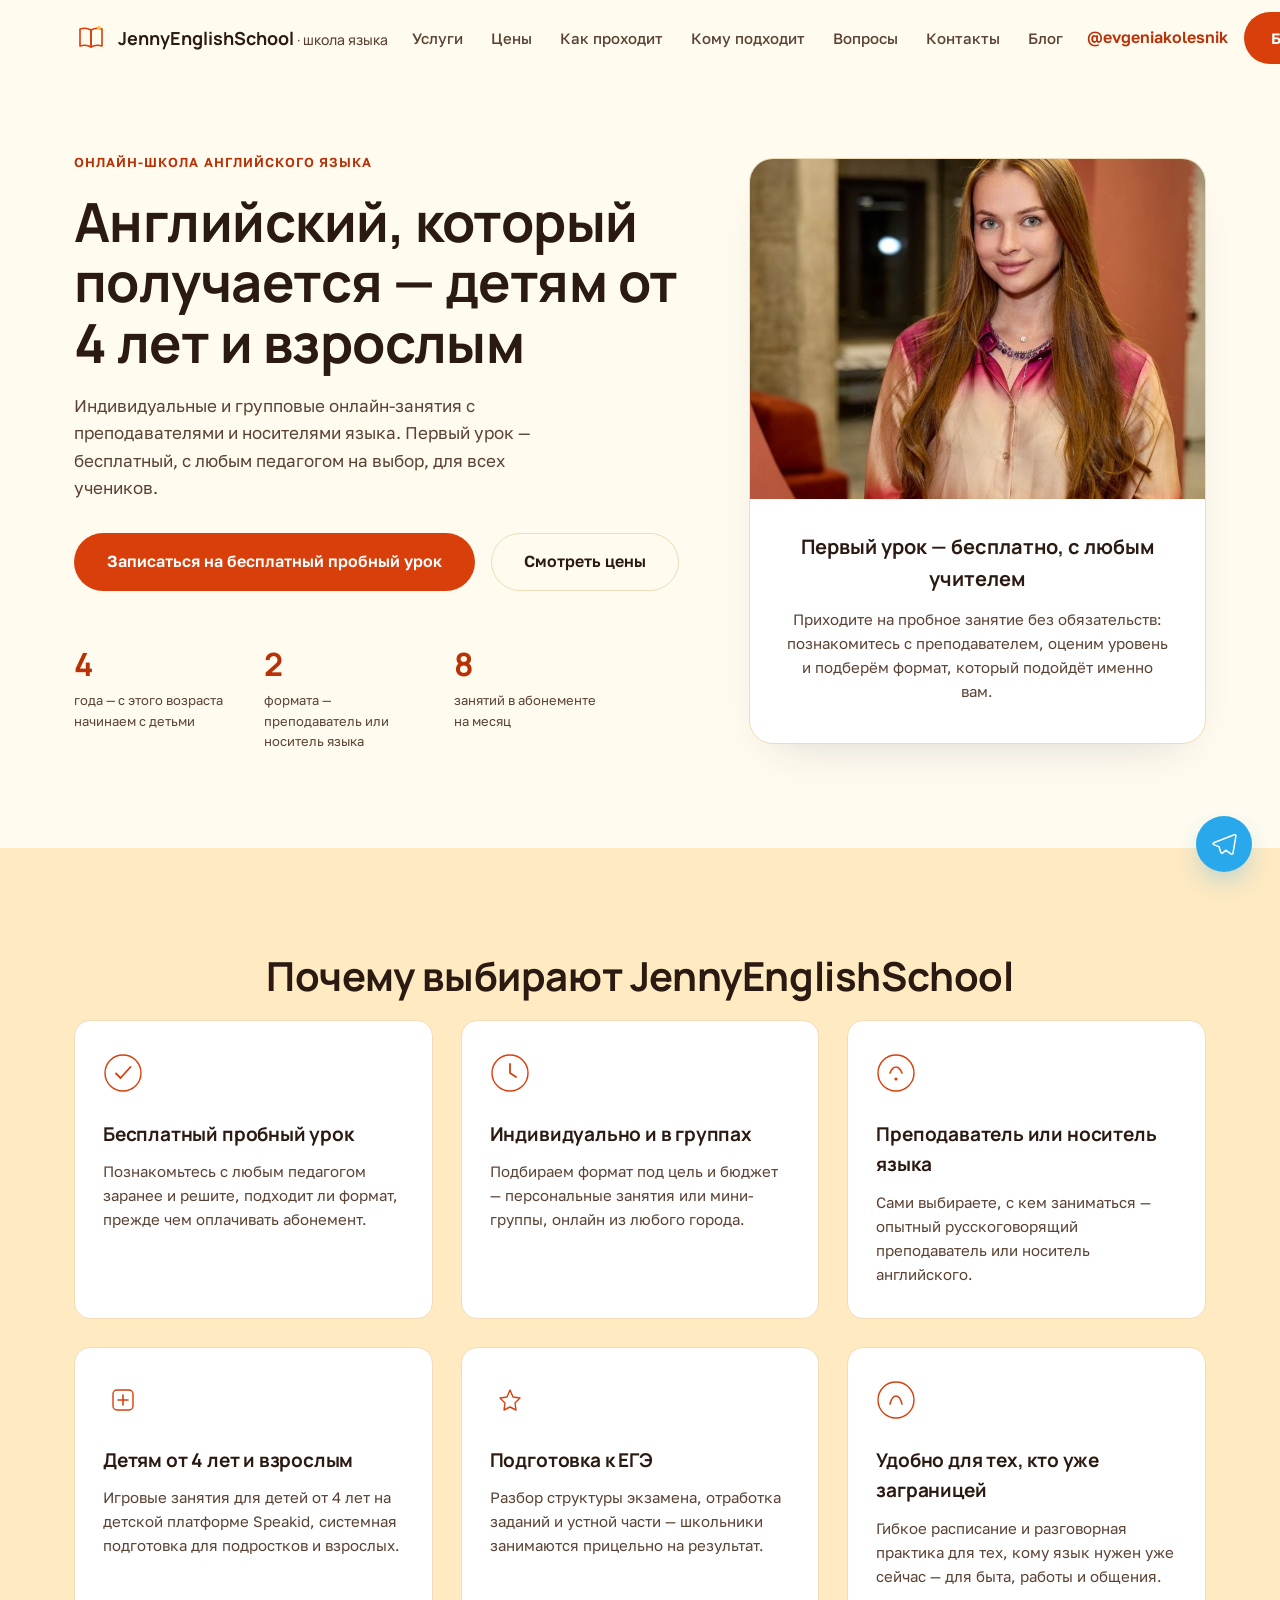
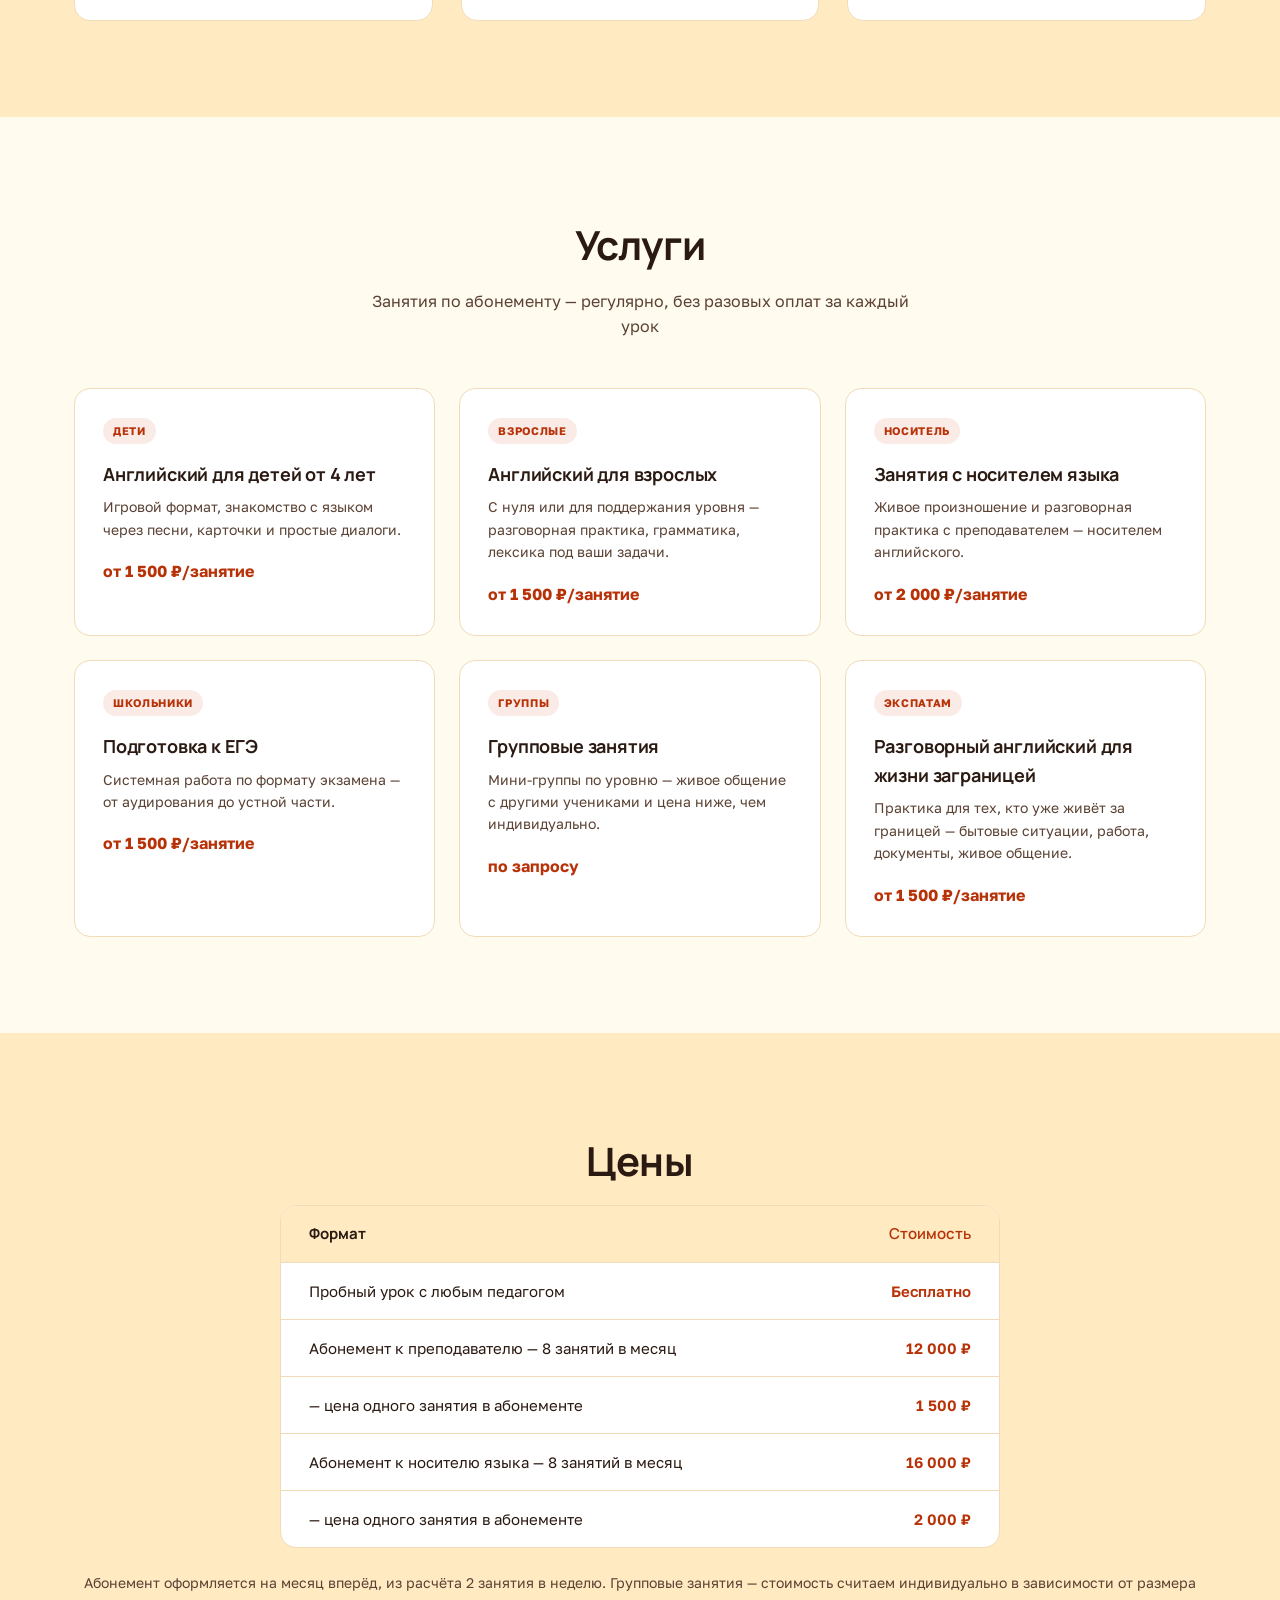
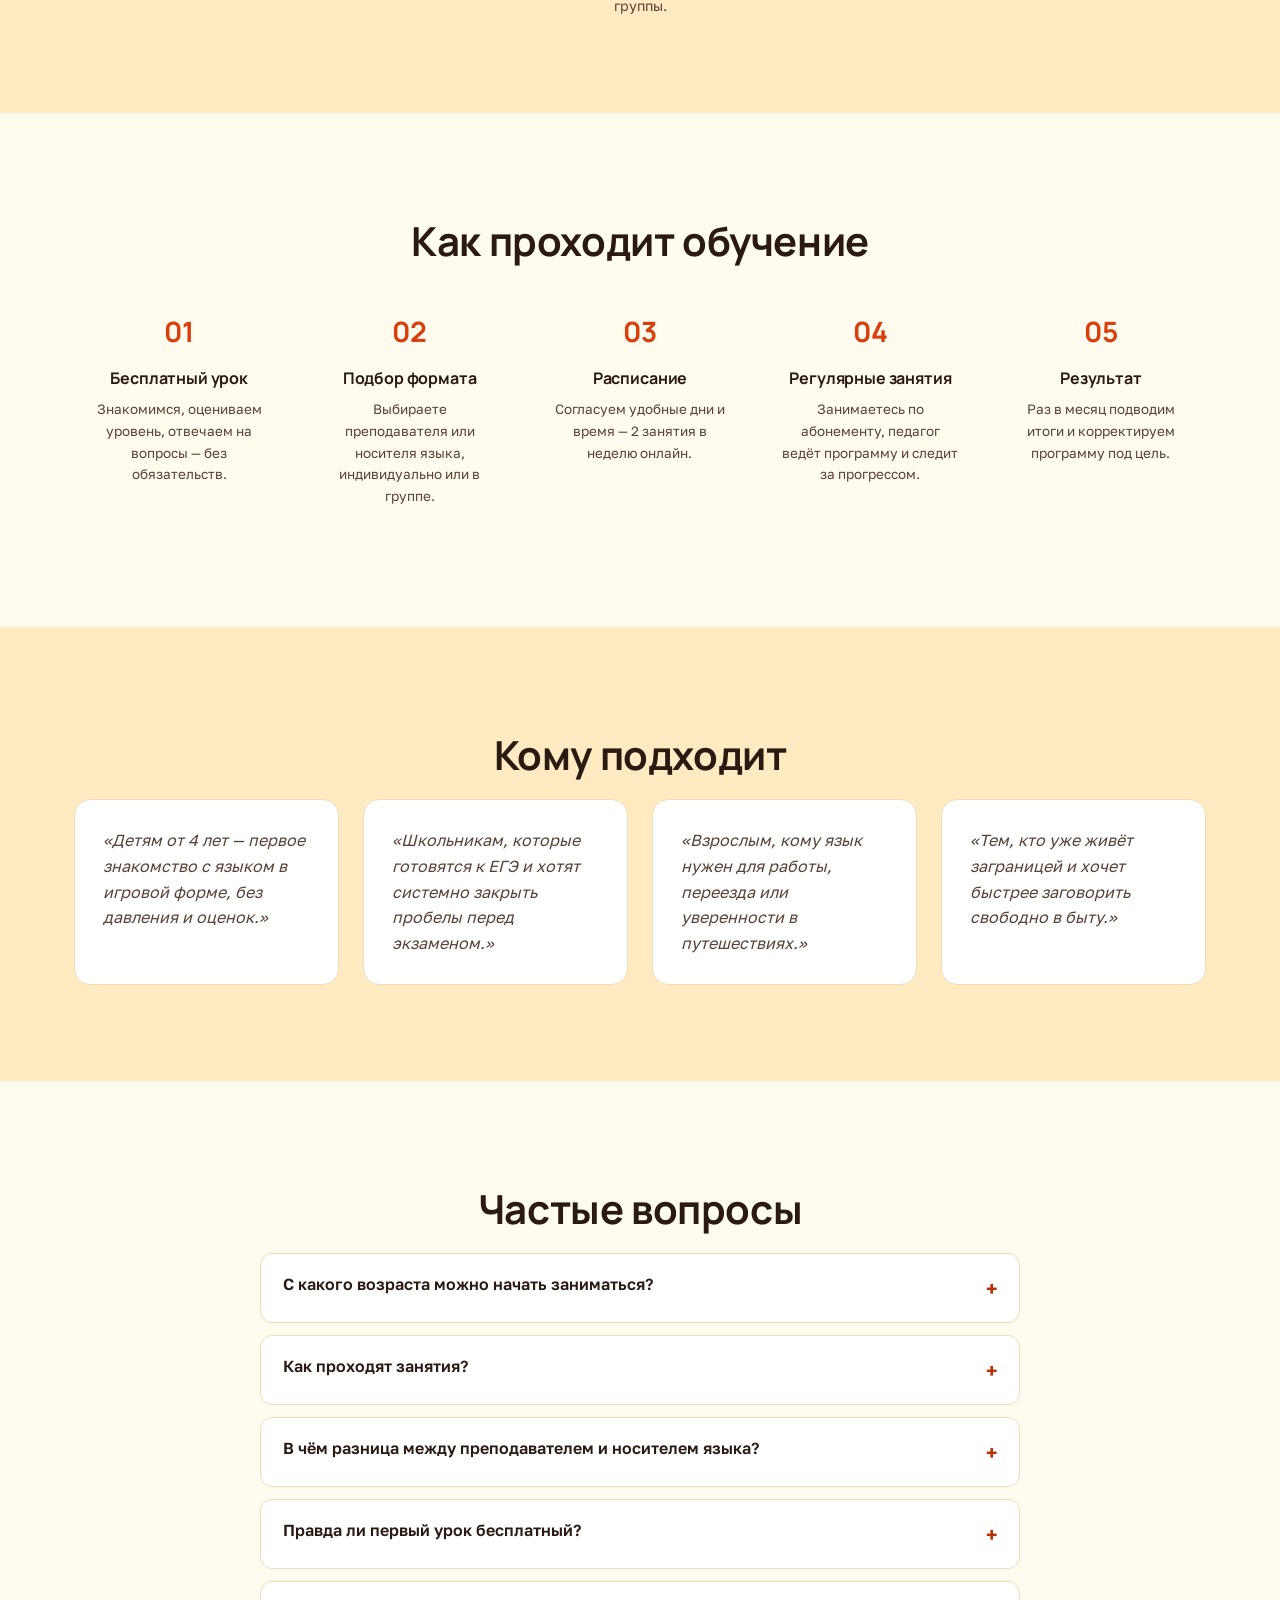
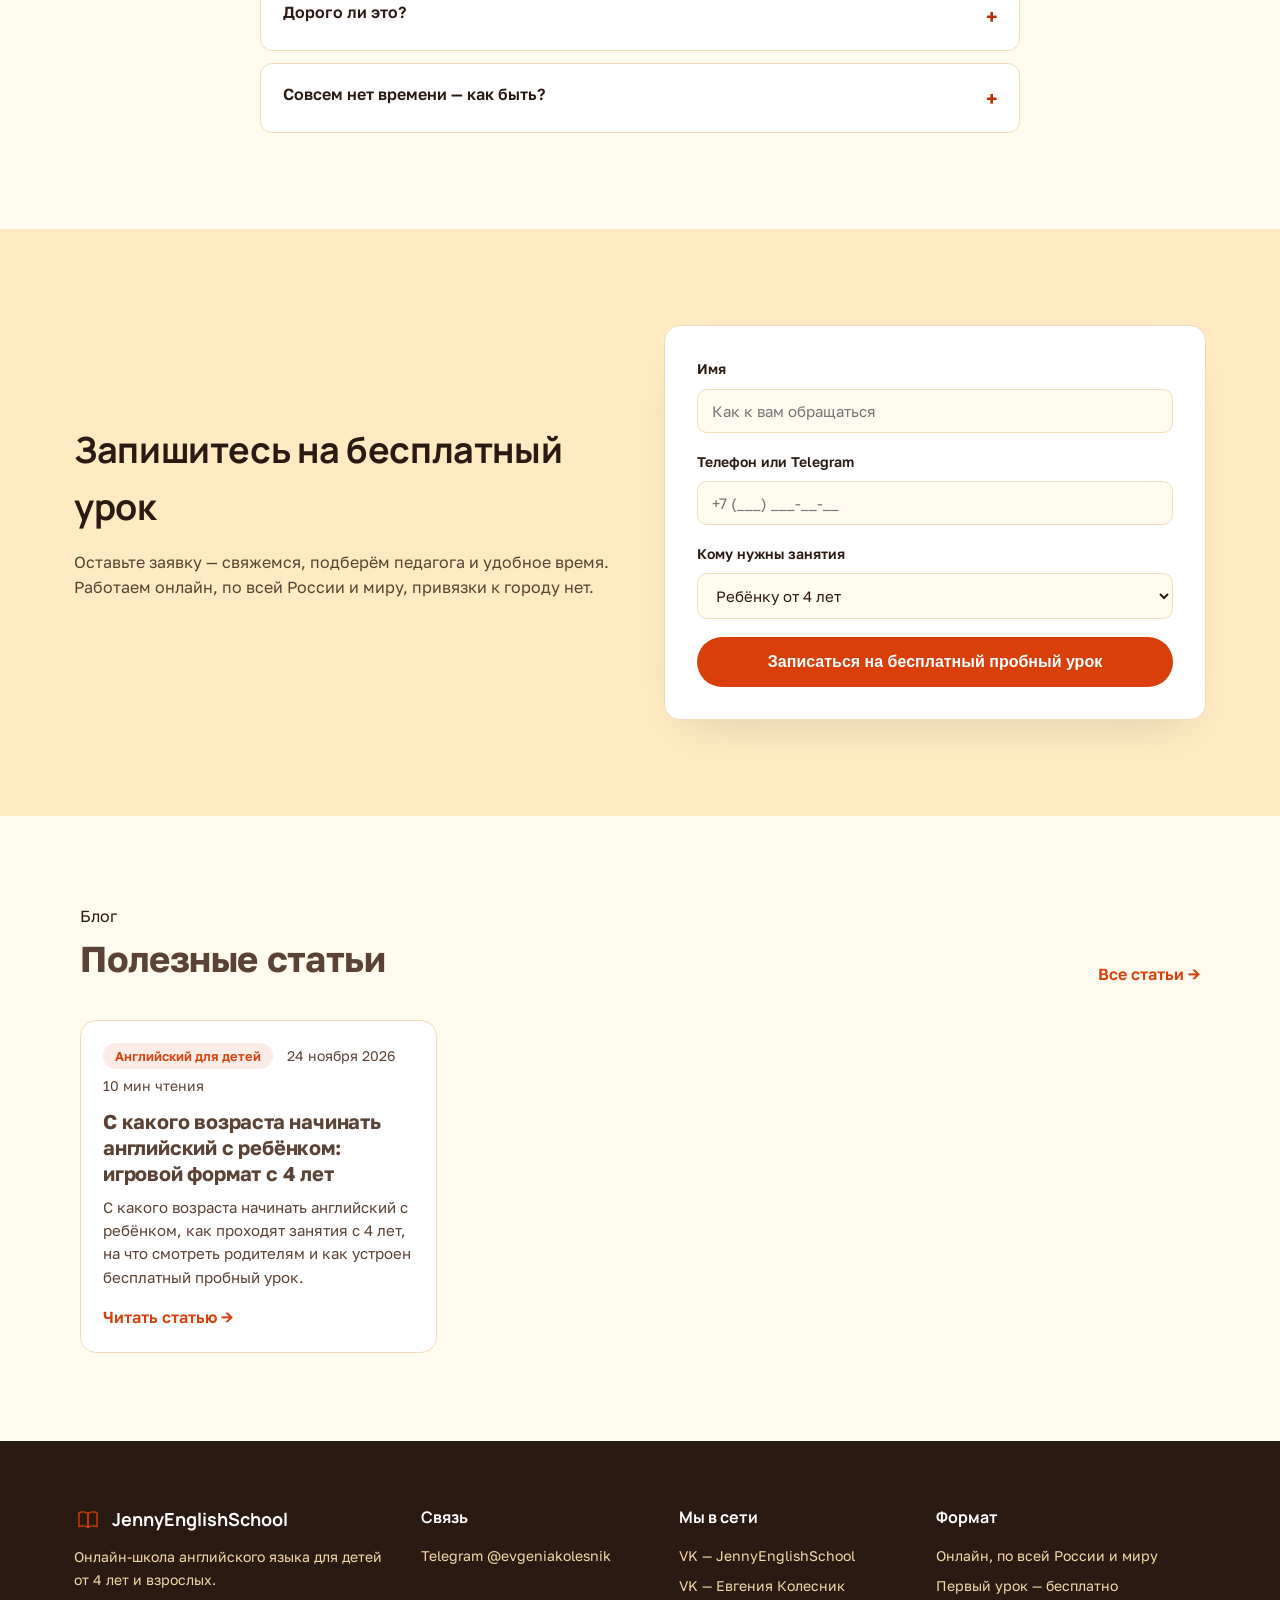
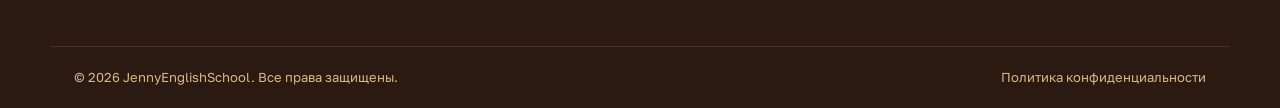
<file: index.html>
<!DOCTYPE html>
<html lang="ru">
<head>
<meta charset="UTF-8">
<meta name="viewport" content="width=device-width, initial-scale=1.0">
<title>JennyEnglishSchool — онлайн-школа английского языка для детей и взрослых</title>
<meta name="description" content="Индивидуальные и групповые онлайн-занятия английским с преподавателями и носителями языка. Детям от 4 лет и взрослым. Первый урок — бесплатный.">
<link rel="preconnect" href="https://fonts.googleapis.com">
<link rel="preconnect" href="https://fonts.gstatic.com" crossorigin>
<link href="https://fonts.googleapis.com/css2?family=Manrope:wght@500..800&family=Golos+Text:wght@400..700&display=swap" rel="stylesheet">
<link rel="stylesheet" href="styles.css">
<link rel="stylesheet" href="blog/blog.css">
<link rel="alternate" type="application/rss+xml" title="Блог" href="feed.xml">
</head>
<body>

<header class="header" id="header">
  <div class="container header__inner">
    <a href="#top" class="logo">
      <svg width="34" height="34" viewBox="0 0 34 34" fill="none" xmlns="http://www.w3.org/2000/svg">
        <path d="M6 8C6 8 12 6 17 9V26C12 23 6 25 6 25V8Z" stroke="#D93F0B" stroke-width="1.6" stroke-linejoin="round"/>
        <path d="M28 8C28 8 22 6 17 9V26C22 23 28 25 28 25V8Z" stroke="#D93F0B" stroke-width="1.6" stroke-linejoin="round"/>
        <circle cx="25" cy="7" r="2" fill="#FFC12E"/>
      </svg>
      <span class="logo__text">JennyEnglishSchool<span class="logo__suffix"> · школа языка</span></span>
    </a>
    <nav class="nav" id="nav">
      <a href="#services">Услуги</a>
      <a href="#price">Цены</a>
      <a href="#process">Как проходит</a>
      <a href="#who">Кому подходит</a>
      <a href="#faq">Вопросы</a>
      <a href="#contacts">Контакты</a>
    <!-- BLOGNAV:START --><a href="blog/">Блог</a><!-- BLOGNAV:END --></nav>
    <div class="header__actions">
      <a href="https://t.me/evgeniakolesnik" target="_blank" rel="noopener" class="header__phone">@evgeniakolesnik</a>
      <a href="#lead" class="btn btn--primary">Бесплатный пробный урок</a>
      <button class="burger" id="burger" aria-label="Меню"><span></span><span></span><span></span></button>
    </div>
  </div>
</header>

<main id="top">

  <section class="hero">
    <div class="container hero__inner">
      <div class="hero__text">
        <span class="eyebrow">Онлайн-школа английского языка</span>
        <h1>Английский, который получается — детям от 4 лет и взрослым</h1>
        <p class="hero__lead">Индивидуальные и групповые онлайн-занятия с преподавателями и носителями языка. Первый урок — бесплатный, с любым педагогом на выбор, для всех учеников.</p>
        <div class="hero__cta">
          <a href="#lead" class="btn btn--primary btn--lg">Записаться на бесплатный пробный урок</a>
          <a href="#price" class="btn btn--ghost btn--lg">Смотреть цены</a>
        </div>
        <div class="hero__stats">
          <div class="stat"><span class="stat__num" data-target="4">0</span><span class="stat__label">года — с этого возраста начинаем с детьми</span></div>
          <div class="stat"><span class="stat__num" data-target="2">0</span><span class="stat__label">формата — преподаватель или носитель языка</span></div>
          <div class="stat"><span class="stat__num" data-target="8">0</span><span class="stat__label">занятий в абонементе на месяц</span></div>
        </div>
      </div>
      <div class="hero__card hero__card--photo">
        <img src="img/evgenia-hero.jpg" alt="Евгения Колесник — основательница JennyEnglishSchool" class="hero__photo">
        <div class="hero__card-inner">
          <p class="hero__card-title">Первый урок — бесплатно, с любым учителем</p>
          <p class="hero__card-text">Приходите на пробное занятие без обязательств: познакомитесь с преподавателем, оценим уровень и подберём формат, который подойдёт именно вам.</p>
        </div>
      </div>
    </div>
  </section>

  <section class="adv-section">
    <div class="container">
      <h2 class="section-title">Почему выбирают JennyEnglishSchool</h2>
      <div class="adv-grid">
        <div class="adv reveal">
          <svg width="40" height="40" viewBox="0 0 40 40" fill="none"><circle cx="20" cy="20" r="18" stroke="#D93F0B" stroke-width="1.4"/><path d="M13 20.5L17.5 25L27.5 14" stroke="#D93F0B" stroke-width="1.8" stroke-linecap="round" stroke-linejoin="round"/></svg>
          <h3>Бесплатный пробный урок</h3>
          <p>Познакомьтесь с любым педагогом заранее и решите, подходит ли формат, прежде чем оплачивать абонемент.</p>
        </div>
        <div class="adv reveal">
          <svg width="40" height="40" viewBox="0 0 40 40" fill="none"><circle cx="20" cy="20" r="18" stroke="#D93F0B" stroke-width="1.4"/><path d="M20 11V20L26 24" stroke="#D93F0B" stroke-width="1.8" stroke-linecap="round"/></svg>
          <h3>Индивидуально и в группах</h3>
          <p>Подбираем формат под цель и бюджет — персональные занятия или мини-группы, онлайн из любого города.</p>
        </div>
        <div class="adv reveal">
          <svg width="40" height="40" viewBox="0 0 40 40" fill="none"><path d="M14 20C14 20 16.5 14 20 14C23.5 14 26 20 26 20" stroke="#D93F0B" stroke-width="1.6" stroke-linecap="round"/><circle cx="20" cy="26" r="1.6" fill="#D93F0B"/><circle cx="20" cy="20" r="18" stroke="#D93F0B" stroke-width="1.4"/></svg>
          <h3>Преподаватель или носитель языка</h3>
          <p>Сами выбираете, с кем заниматься — опытный русскоговорящий преподаватель или носитель английского.</p>
        </div>
        <div class="adv reveal">
          <svg width="40" height="40" viewBox="0 0 40 40" fill="none"><rect x="10" y="10" width="20" height="20" rx="4" stroke="#D93F0B" stroke-width="1.4"/><path d="M15 20H25M20 15V25" stroke="#D93F0B" stroke-width="1.6" stroke-linecap="round"/></svg>
          <h3>Детям от 4 лет и взрослым</h3>
          <p>Игровые занятия для детей от 4 лет на детской платформе Speakid, системная подготовка для подростков и взрослых.</p>
        </div>
        <div class="adv reveal">
          <svg width="40" height="40" viewBox="0 0 40 40" fill="none"><path d="M20 10L23 17L30 18L25 23L26 30L20 27L14 30L15 23L10 18L17 17L20 10Z" stroke="#D93F0B" stroke-width="1.4" stroke-linejoin="round"/></svg>
          <h3>Подготовка к ЕГЭ</h3>
          <p>Разбор структуры экзамена, отработка заданий и устной части — школьники занимаются прицельно на результат.</p>
        </div>
        <div class="adv reveal">
          <svg width="40" height="40" viewBox="0 0 40 40" fill="none"><circle cx="20" cy="20" r="18" stroke="#D93F0B" stroke-width="1.4"/><path d="M14 24C14 24 16 16 20 16C24 16 26 24 26 24" stroke="#D93F0B" stroke-width="1.6" stroke-linecap="round"/></svg>
          <h3>Удобно для тех, кто уже заграницей</h3>
          <p>Гибкое расписание и разговорная практика для тех, кому язык нужен уже сейчас — для быта, работы и общения.</p>
        </div>
      </div>
    </div>
  </section>

  <section class="services" id="services">
    <div class="container">
      <h2 class="section-title">Услуги</h2>
      <p class="section-sub">Занятия по абонементу — регулярно, без разовых оплат за каждый урок</p>
      <div class="services-grid">
        <div class="service reveal">
          <span class="service__tag">Дети</span>
          <h3>Английский для детей от 4 лет</h3>
          <p>Игровой формат, знакомство с языком через песни, карточки и простые диалоги.</p>
          <span class="service__price">от 1 500 ₽/занятие</span>
        </div>
        <div class="service reveal">
          <span class="service__tag">Взрослые</span>
          <h3>Английский для взрослых</h3>
          <p>С нуля или для поддержания уровня — разговорная практика, грамматика, лексика под ваши задачи.</p>
          <span class="service__price">от 1 500 ₽/занятие</span>
        </div>
        <div class="service reveal">
          <span class="service__tag">Носитель</span>
          <h3>Занятия с носителем языка</h3>
          <p>Живое произношение и разговорная практика с преподавателем — носителем английского.</p>
          <span class="service__price">от 2 000 ₽/занятие</span>
        </div>
        <div class="service reveal">
          <span class="service__tag">Школьники</span>
          <h3>Подготовка к ЕГЭ</h3>
          <p>Системная работа по формату экзамена — от аудирования до устной части.</p>
          <span class="service__price">от 1 500 ₽/занятие</span>
        </div>
        <div class="service reveal">
          <span class="service__tag">Группы</span>
          <h3>Групповые занятия</h3>
          <p>Мини-группы по уровню — живое общение с другими учениками и цена ниже, чем индивидуально.</p>
          <span class="service__price">по запросу</span>
        </div>
        <div class="service reveal">
          <span class="service__tag">Экспатам</span>
          <h3>Разговорный английский для жизни заграницей</h3>
          <p>Практика для тех, кто уже живёт за границей — бытовые ситуации, работа, документы, живое общение.</p>
          <span class="service__price">от 1 500 ₽/занятие</span>
        </div>
      </div>
    </div>
  </section>

  <section class="price" id="price">
    <div class="container">
      <h2 class="section-title">Цены</h2>
      <div class="price-table">
        <div class="price-row price-row--head"><span>Формат</span><span>Стоимость</span></div>
        <div class="price-row"><span>Пробный урок с любым педагогом</span><span>Бесплатно</span></div>
        <div class="price-row"><span>Абонемент к преподавателю — 8 занятий в месяц</span><span>12 000 ₽</span></div>
        <div class="price-row"><span>— цена одного занятия в абонементе</span><span>1 500 ₽</span></div>
        <div class="price-row"><span>Абонемент к носителю языка — 8 занятий в месяц</span><span>16 000 ₽</span></div>
        <div class="price-row"><span>— цена одного занятия в абонементе</span><span>2 000 ₽</span></div>
      </div>
      <p class="price-note">Абонемент оформляется на месяц вперёд, из расчёта 2 занятия в неделю. Групповые занятия — стоимость считаем индивидуально в зависимости от размера группы.</p>
    </div>
  </section>

  <section class="process" id="process">
    <div class="container">
      <h2 class="section-title">Как проходит обучение</h2>
      <div class="process-grid">
        <div class="step reveal"><span class="step__num">01</span><h3>Бесплатный урок</h3><p>Знакомимся, оцениваем уровень, отвечаем на вопросы — без обязательств.</p></div>
        <div class="step reveal"><span class="step__num">02</span><h3>Подбор формата</h3><p>Выбираете преподавателя или носителя языка, индивидуально или в группе.</p></div>
        <div class="step reveal"><span class="step__num">03</span><h3>Расписание</h3><p>Согласуем удобные дни и время — 2 занятия в неделю онлайн.</p></div>
        <div class="step reveal"><span class="step__num">04</span><h3>Регулярные занятия</h3><p>Занимаетесь по абонементу, педагог ведёт программу и следит за прогрессом.</p></div>
        <div class="step reveal"><span class="step__num">05</span><h3>Результат</h3><p>Раз в месяц подводим итоги и корректируем программу под цель.</p></div>
      </div>
    </div>
  </section>

  <section class="reviews" id="who">
    <div class="container">
      <h2 class="section-title">Кому подходит</h2>
      <div class="reviews-grid">
        <div class="review reveal">
          <p>«Детям от 4 лет — первое знакомство с языком в игровой форме, без давления и оценок.»</p>
        </div>
        <div class="review reveal">
          <p>«Школьникам, которые готовятся к ЕГЭ и хотят системно закрыть пробелы перед экзаменом.»</p>
        </div>
        <div class="review reveal">
          <p>«Взрослым, кому язык нужен для работы, переезда или уверенности в путешествиях.»</p>
        </div>
        <div class="review reveal">
          <p>«Тем, кто уже живёт заграницей и хочет быстрее заговорить свободно в быту.»</p>
        </div>
      </div>
    </div>
  </section>

  <section class="faq" id="faq">
    <div class="container">
      <h2 class="section-title">Частые вопросы</h2>
      <div class="faq-list">
        <details class="faq__item reveal">
          <summary>С какого возраста можно начать заниматься?</summary>
          <p>С 4 лет — для дошкольников занятия строятся в игровой форме: песни, карточки, простые диалоги. Верхней границы возраста нет.</p>
        </details>
        <details class="faq__item reveal">
          <summary>Как проходят занятия?</summary>
          <p>Онлайн, по видеосвязи, в удобное время. Нужен только компьютер или телефон с интернетом — привязки к городу нет.</p>
        </details>
        <details class="faq__item reveal">
          <summary>В чём разница между преподавателем и носителем языка?</summary>
          <p>Преподаватель — опытный русскоговорящий педагог, удобно на старте и для объяснения грамматики. Носитель — практика живого произношения и разговорной речи, когда база уже есть.</p>
        </details>
        <details class="faq__item reveal">
          <summary>Правда ли первый урок бесплатный?</summary>
          <p>Да, для всех новых учеников — с любым педагогом на выбор, без последующих обязательств оплачивать абонемент.</p>
        </details>
        <details class="faq__item reveal">
          <summary>Дорого ли это?</summary>
          <p>Абонемент — 12 000 ₽ за 8 занятий, это 1 500 ₽ за урок при регулярных двух занятиях в неделю. Сравните со стоимостью разовых индивидуальных уроков у частных репетиторов — абонемент выгоднее и дисциплинирует расписание.</p>
        </details>
        <details class="faq__item reveal">
          <summary>Совсем нет времени — как быть?</summary>
          <p>Расписание подстраиваем под вас: онлайн-формат позволяет заниматься утром, вечером или в выходные, без привязки к дороге до школы.</p>
        </details>
      </div>
    </div>
  </section>

  <section class="lead" id="lead">
    <div class="container lead__inner">
      <div class="lead__info">
        <h2>Запишитесь на бесплатный урок</h2>
        <p>Оставьте заявку — свяжемся, подберём педагога и удобное время. Работаем онлайн, по всей России и миру, привязки к городу нет.</p>
      </div>
      <form class="form" id="leadForm">
        <input type="text" name="_gotcha" style="display:none" tabindex="-1" autocomplete="off">
        <label>Имя
          <input type="text" name="name" placeholder="Как к вам обращаться" required>
        </label>
        <label>Телефон или Telegram
          <input type="tel" name="phone" placeholder="+7 (___) ___-__-__" required>
        </label>
        <label>Кому нужны занятия
          <select name="comment">
            <option value="Ребёнку от 4 лет">Ребёнку от 4 лет</option>
            <option value="Школьнику, подготовка к ЕГЭ">Школьнику, подготовка к ЕГЭ</option>
            <option value="Взрослому для себя">Взрослому для себя</option>
            <option value="Хочу заниматься с носителем языка">Хочу заниматься с носителем языка</option>
            <option value="Другое">Другое — уточню при звонке</option>
          </select>
        </label>
        <button type="submit" class="btn btn--primary btn--lg">Записаться на бесплатный пробный урок</button>
      </form>
    </div>
  </section>

<!-- BLOG:START -->
<section class="b-home" id="blog">
  <div class="container">
    <div class="b-home__head"><div><p class="section-tag">Блог</p><h2>Полезные статьи</h2></div><a class="b-more" href="blog/">Все статьи</a></div>
    <div class="b-grid"><article class="b-card">
  
  <div class="b-card__body">
    <div class="b-meta"><span class="b-chip">Английский для детей</span><time datetime="2026-11-24">24 ноября 2026</time><span>10 мин чтения</span></div>
    <h3><a href="blog/s-kakogo-vozrasta-angliiskii-rebenku/">С какого возраста начинать английский с ребёнком: игровой формат с 4 лет</a></h3>
    <p>С какого возраста начинать английский с ребёнком, как проходят занятия с 4 лет, на что смотреть родителям и как устроен бесплатный пробный урок.</p>
    <a class="b-more" href="blog/s-kakogo-vozrasta-angliiskii-rebenku/">Читать статью</a>
  </div>
</article></div>
  </div>
</section>
<!-- BLOG:END -->
</main>

<footer class="footer" id="contacts">
  <div class="container footer__inner">
    <div class="footer__col">
      <a href="#top" class="logo logo--footer">
        <svg width="28" height="28" viewBox="0 0 34 34" fill="none" xmlns="http://www.w3.org/2000/svg">
          <path d="M6 8C6 8 12 6 17 9V26C12 23 6 25 6 25V8Z" stroke="#D93F0B" stroke-width="1.6" stroke-linejoin="round"/>
          <path d="M28 8C28 8 22 6 17 9V26C22 23 28 25 28 25V8Z" stroke="#D93F0B" stroke-width="1.6" stroke-linejoin="round"/>
        </svg>
        <span>JennyEnglishSchool</span>
      </a>
      <p>Онлайн-школа английского языка для детей от 4 лет и взрослых.</p>
    </div>
    <div class="footer__col">
      <h4>Связь</h4>
      <p><a href="https://t.me/evgeniakolesnik" target="_blank" rel="noopener">Telegram @evgeniakolesnik</a></p>
    </div>
    <div class="footer__col">
      <h4>Мы в сети</h4>
      <p><a href="https://vk.ru/jennyenglish" target="_blank" rel="noopener">VK — JennyEnglishSchool</a></p>
      <p><a href="https://vk.ru/evgeniakls" target="_blank" rel="noopener">VK — Евгения Колесник</a></p>
    </div>
    <div class="footer__col">
      <h4>Формат</h4>
      <p>Онлайн, по всей России и миру</p>
      <p>Первый урок — бесплатно</p>
    </div>
  </div>
  <div class="container footer__bottom">
    <p>© <span id="year"></span> JennyEnglishSchool. Все права защищены.</p>
    <a href="privacy.html">Политика конфиденциальности</a>
  </div>
</footer>

<a href="https://t.me/evgeniakolesnik" class="fab" target="_blank" rel="noopener" aria-label="Написать в Telegram">
  <svg width="26" height="26" viewBox="0 0 24 24" fill="none"><path d="M21.5 3.5L2.5 10.8C1.7 11.1 1.7 12.3 2.5 12.6L7.3 14.4L9.1 19.8C9.4 20.6 10.4 20.8 11 20.2L13.6 17.7L18.4 21.2C19.1 21.7 20.1 21.3 20.3 20.5L23 4.6C23.2 3.7 22.3 3.1 21.5 3.5Z" stroke="white" stroke-width="1.4" stroke-linejoin="round"/></svg>
</a>

<script src="script.js"></script>
</body>
</html>
</file>
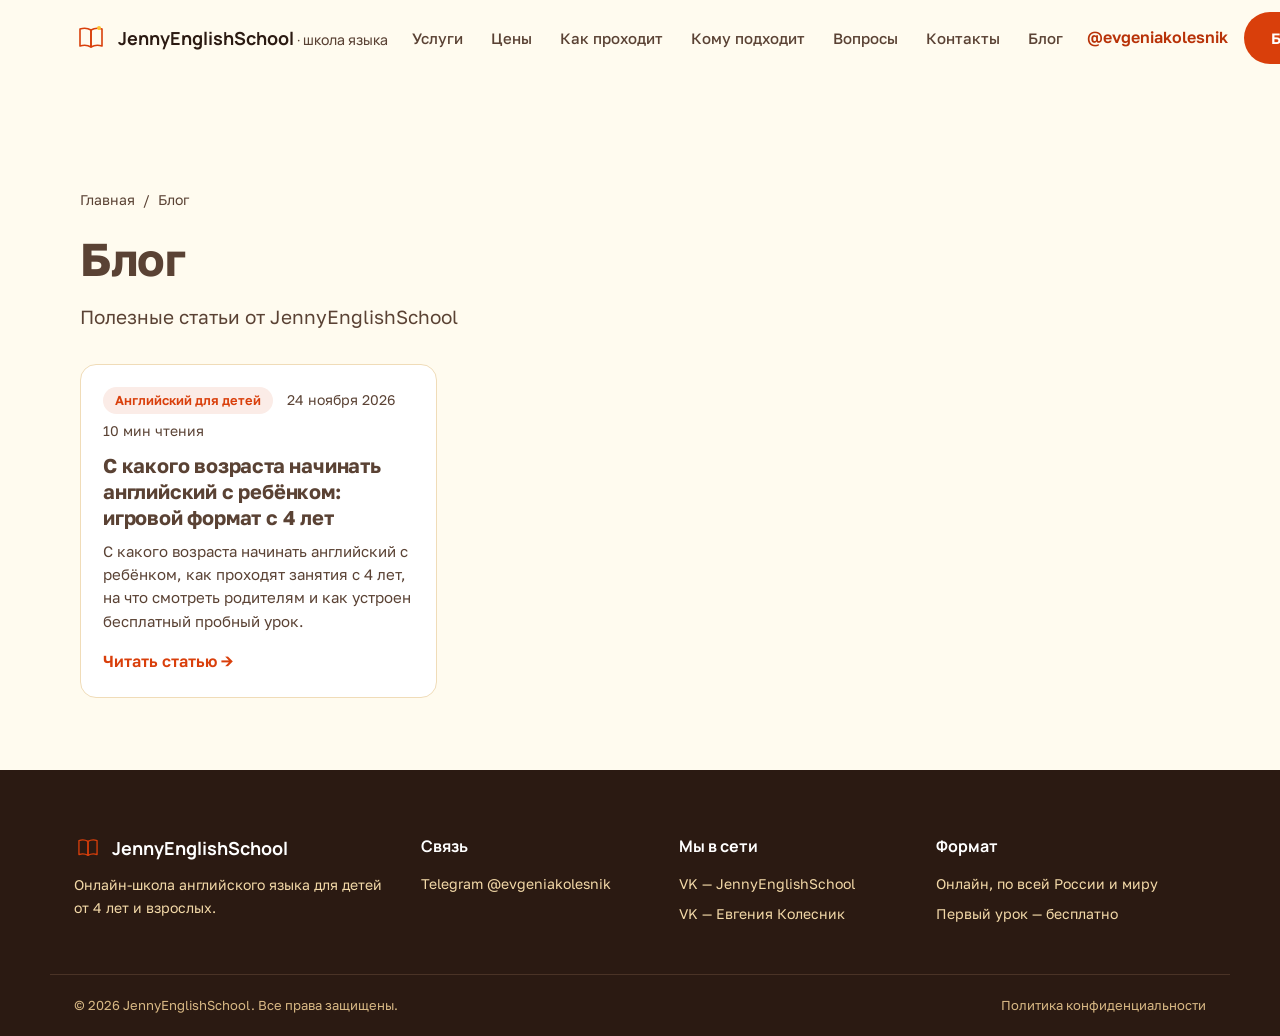
<file: blog/index.html>
<!DOCTYPE html>
<html lang="ru">
<head>
<meta charset="UTF-8">
<meta name="viewport" content="width=device-width, initial-scale=1.0">
<title>Блог — JennyEnglishSchool</title>
<meta name="description" content="Полезные статьи от JennyEnglishSchool">
<link rel="canonical" href="https://jennyenglishschool.ru/blog/">
<meta name="robots" content="index, follow, max-image-preview:large">
<meta property="og:type" content="website">
<meta property="og:title" content="Блог — JennyEnglishSchool">
<meta property="og:description" content="Полезные статьи от JennyEnglishSchool">
<meta property="og:url" content="https://jennyenglishschool.ru/blog/">
<meta property="og:locale" content="ru_RU">

<link rel="alternate" type="application/rss+xml" title="JennyEnglishSchool — блог" href="https://jennyenglishschool.ru/feed.xml">

<link rel="preconnect" href="https://fonts.googleapis.com">
<link rel="preconnect" href="https://fonts.gstatic.com" crossorigin>
<link href="https://fonts.googleapis.com/css2?family=Manrope:wght@500..800&family=Golos+Text:wght@400..700&display=swap" rel="stylesheet">
<link rel="stylesheet" href="/styles.css">
<link rel="stylesheet" href="/blog/blog.css">
<link rel="stylesheet" href="/blog/blog.css">
<script type="application/ld+json">{"@context":"https://schema.org","@type":"Blog","name":"Блог — JennyEnglishSchool","url":"https://jennyenglishschool.ru/blog/","blogPost":[{"@type":"BlogPosting","headline":"С какого возраста начинать английский с ребёнком: игровой формат с 4 лет","url":"https://jennyenglishschool.ru/blog/s-kakogo-vozrasta-angliiskii-rebenku/","datePublished":"2026-11-24"}]}</script>
</head>
<body class="b-page">
<header class="header" id="header">
  <div class="container header__inner">
    <a href="/#top" class="logo">
      <svg width="34" height="34" viewBox="0 0 34 34" fill="none" xmlns="http://www.w3.org/2000/svg">
        <path d="M6 8C6 8 12 6 17 9V26C12 23 6 25 6 25V8Z" stroke="#D93F0B" stroke-width="1.6" stroke-linejoin="round"/>
        <path d="M28 8C28 8 22 6 17 9V26C22 23 28 25 28 25V8Z" stroke="#D93F0B" stroke-width="1.6" stroke-linejoin="round"/>
        <circle cx="25" cy="7" r="2" fill="#FFC12E"/>
      </svg>
      <span class="logo__text">JennyEnglishSchool<span class="logo__suffix"> · школа языка</span></span>
    </a>
    <nav class="nav" id="nav">
      <a href="/#services">Услуги</a>
      <a href="/#price">Цены</a>
      <a href="/#process">Как проходит</a>
      <a href="/#who">Кому подходит</a>
      <a href="/#faq">Вопросы</a>
      <a href="/#contacts">Контакты</a>
    <!-- BLOGNAV:START --><a href="/blog/">Блог</a><!-- BLOGNAV:END --></nav>
    <div class="header__actions">
      <a href="https://t.me/evgeniakolesnik" target="_blank" rel="noopener" class="header__phone">@evgeniakolesnik</a>
      <a href="/#lead" class="btn btn--primary">Бесплатный пробный урок</a>
      <button class="burger" id="burger" aria-label="Меню"><span></span><span></span><span></span></button>
    </div>
  </div>
</header>
<main class="blog">

<section class="b-list">
  <nav class="b-crumbs" aria-label="Хлебные крошки"><a href="/">Главная</a><span>/</span><span>Блог</span></nav>
  <header class="b-head"><h1>Блог</h1><p class="b-lead">Полезные статьи от JennyEnglishSchool</p></header>
  <div class="b-grid"><article class="b-card">
  
  <div class="b-card__body">
    <div class="b-meta"><span class="b-chip">Английский для детей</span><time datetime="2026-11-24">24 ноября 2026</time><span>10 мин чтения</span></div>
    <h3><a href="/blog/s-kakogo-vozrasta-angliiskii-rebenku/">С какого возраста начинать английский с ребёнком: игровой формат с 4 лет</a></h3>
    <p>С какого возраста начинать английский с ребёнком, как проходят занятия с 4 лет, на что смотреть родителям и как устроен бесплатный пробный урок.</p>
    <a class="b-more" href="/blog/s-kakogo-vozrasta-angliiskii-rebenku/">Читать статью</a>
  </div>
</article></div>
</section>
</main>
<footer class="footer" id="contacts">
  <div class="container footer__inner">
    <div class="footer__col">
      <a href="/#top" class="logo logo--footer">
        <svg width="28" height="28" viewBox="0 0 34 34" fill="none" xmlns="http://www.w3.org/2000/svg">
          <path d="M6 8C6 8 12 6 17 9V26C12 23 6 25 6 25V8Z" stroke="#D93F0B" stroke-width="1.6" stroke-linejoin="round"/>
          <path d="M28 8C28 8 22 6 17 9V26C22 23 28 25 28 25V8Z" stroke="#D93F0B" stroke-width="1.6" stroke-linejoin="round"/>
        </svg>
        <span>JennyEnglishSchool</span>
      </a>
      <p>Онлайн-школа английского языка для детей от 4 лет и взрослых.</p>
    </div>
    <div class="footer__col">
      <h4>Связь</h4>
      <p><a href="https://t.me/evgeniakolesnik" target="_blank" rel="noopener">Telegram @evgeniakolesnik</a></p>
    </div>
    <div class="footer__col">
      <h4>Мы в сети</h4>
      <p><a href="https://vk.ru/jennyenglish" target="_blank" rel="noopener">VK — JennyEnglishSchool</a></p>
      <p><a href="https://vk.ru/evgeniakls" target="_blank" rel="noopener">VK — Евгения Колесник</a></p>
    </div>
    <div class="footer__col">
      <h4>Формат</h4>
      <p>Онлайн, по всей России и миру</p>
      <p>Первый урок — бесплатно</p>
    </div>
  </div>
  <div class="container footer__bottom">
    <p>© <span id="year"></span> JennyEnglishSchool. Все права защищены.</p>
    <a href="/privacy.html">Политика конфиденциальности</a>
  </div>
</footer>
<script src="/script.js" defer></script>

</body>
</html>
</file>
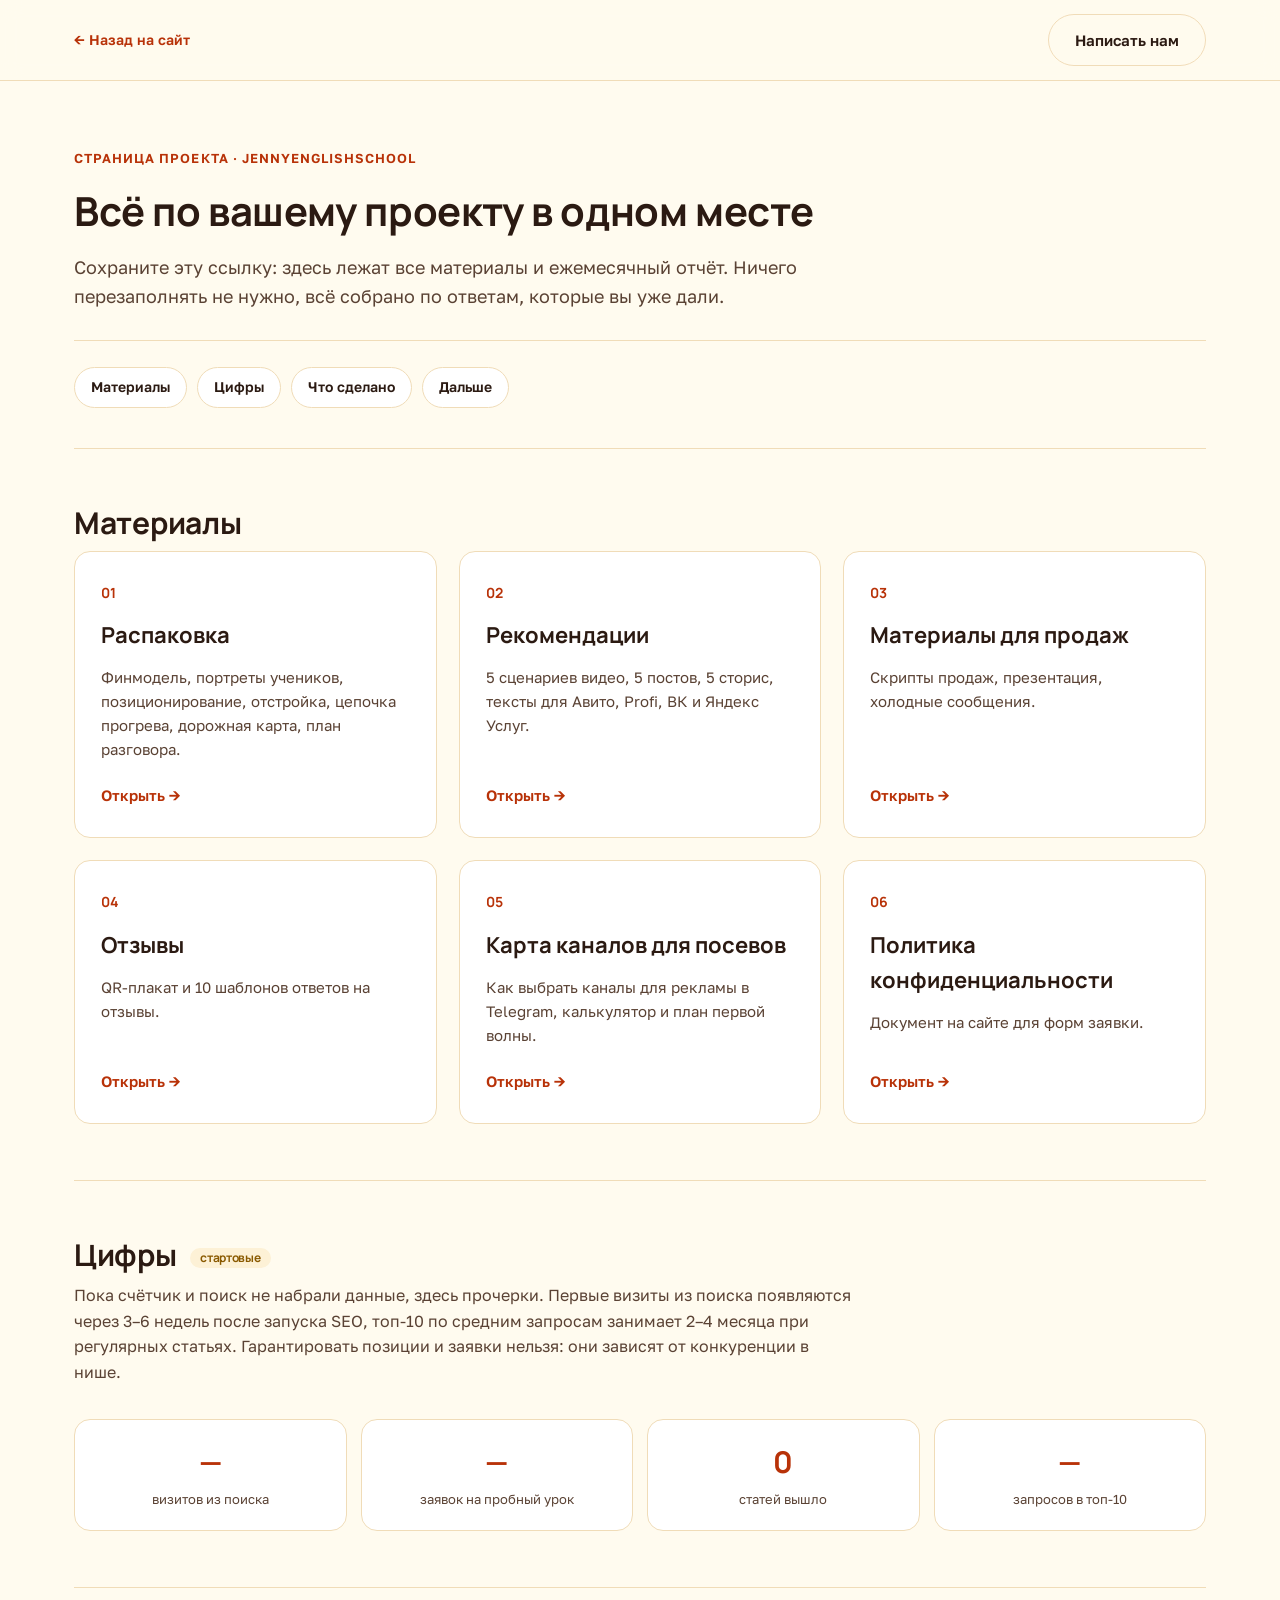
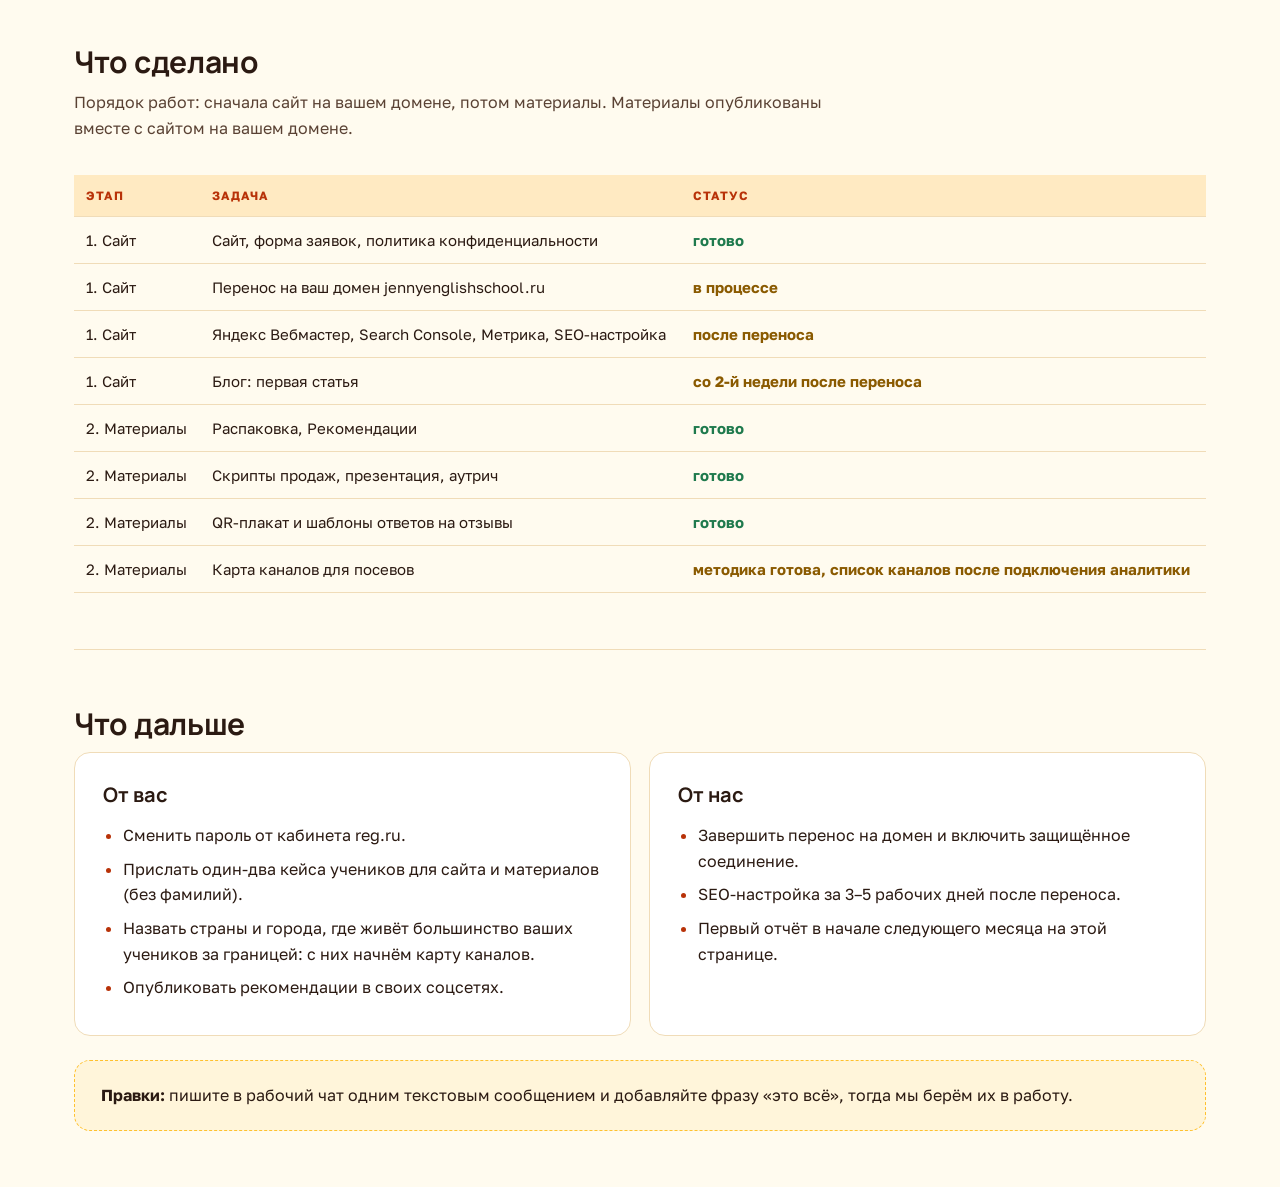
<file: report/index.html>
<!DOCTYPE html>
<html lang="ru">
<head>
<meta charset="UTF-8">
<meta name="viewport" content="width=device-width, initial-scale=1.0">
<title>Страница проекта — JennyEnglishSchool</title>
<meta name="description" content="Все материалы проекта в одном месте: сайт, Распаковка, Рекомендации, материалы для продаж, отзывы, карта каналов и ежемесячный отчёт.">
<meta name="robots" content="noindex">
<link rel="preconnect" href="https://fonts.googleapis.com">
<link rel="preconnect" href="https://fonts.gstatic.com" crossorigin>
<link href="https://fonts.googleapis.com/css2?family=Manrope:wght@500..800&family=Golos+Text:wght@400..700&display=swap" rel="stylesheet">
<link rel="stylesheet" href="../styles.css">
<link rel="stylesheet" href="../materials.css?v=3">
</head>
<body>

<div class="doc-bar">
  <div class="doc-bar__inner">
    <a href="../index.html" class="doc-bar__back">← <span>Назад на сайт</span></a>
    <div class="doc-bar__actions">
      <a href="https://t.me/evgeniakolesnik" class="btn btn--ghost">Написать нам</a>
    </div>
  </div>
</div>

<div class="container">

  <section class="doc-hero">
    <p class="eyebrow">Страница проекта · JennyEnglishSchool</p>
    <h1>Всё по вашему проекту в одном месте</h1>
    <p class="doc-hero__lead">Сохраните эту ссылку: здесь лежат все материалы и ежемесячный отчёт. Ничего перезаполнять не нужно, всё собрано по ответам, которые вы уже дали.</p>
    <nav class="toc">
      <a href="#links">Материалы</a>
      <a href="#stats">Цифры</a>
      <a href="#done">Что сделано</a>
      <a href="#next">Дальше</a>
    </nav>
  </section>

  <section class="doc-section" id="links">
    <h2>Материалы</h2>
    <div class="hub-grid">
      <div class="hub-card"><span class="hub-card__num">01</span><p class="hub-card__title">Распаковка</p><p class="hub-card__lead">Финмодель, портреты учеников, позиционирование, отстройка, цепочка прогрева, дорожная карта, план разговора.</p><a class="hub-card__link" href="../raspakovka.html">Открыть →</a></div>
      <div class="hub-card"><span class="hub-card__num">02</span><p class="hub-card__title">Рекомендации</p><p class="hub-card__lead">5 сценариев видео, 5 постов, 5 сторис, тексты для Авито, Profi, ВК и Яндекс Услуг.</p><a class="hub-card__link" href="../recommendations.html">Открыть →</a></div>
      <div class="hub-card"><span class="hub-card__num">03</span><p class="hub-card__title">Материалы для продаж</p><p class="hub-card__lead">Скрипты продаж, презентация, холодные сообщения.</p><a class="hub-card__link" href="../materials.html">Открыть →</a></div>
      <div class="hub-card"><span class="hub-card__num">04</span><p class="hub-card__title">Отзывы</p><p class="hub-card__lead">QR-плакат и 10 шаблонов ответов на отзывы.</p><a class="hub-card__link" href="../reviews.html">Открыть →</a></div>
      <div class="hub-card"><span class="hub-card__num">05</span><p class="hub-card__title">Карта каналов для посевов</p><p class="hub-card__lead">Как выбрать каналы для рекламы в Telegram, калькулятор и план первой волны.</p><a class="hub-card__link" href="../channels.html">Открыть →</a></div>
      <div class="hub-card"><span class="hub-card__num">06</span><p class="hub-card__title">Политика конфиденциальности</p><p class="hub-card__lead">Документ на сайте для форм заявки.</p><a class="hub-card__link" href="../privacy.html">Открыть →</a></div>
    </div>
  </section>

  <section class="doc-section" id="stats">
    <h2>Цифры <span class="draft">стартовые</span></h2>
    <p class="doc-section__lead">Пока счётчик и поиск не набрали данные, здесь прочерки. Первые визиты из поиска появляются через 3–6 недель после запуска SEO, топ-10 по средним запросам занимает 2–4 месяца при регулярных статьях. Гарантировать позиции и заявки нельзя: они зависят от конкуренции в нише.</p>
    <div class="kpi">
      <div><b>—</b><span>визитов из поиска</span></div>
      <div><b>—</b><span>заявок на пробный урок</span></div>
      <div><b>0</b><span>статей вышло</span></div>
      <div><b>—</b><span>запросов в топ-10</span></div>
    </div>
  </section>

  <section class="doc-section" id="done">
    <h2>Что сделано</h2>
    <p class="doc-section__lead">Порядок работ: сначала сайт на вашем домене, потом материалы. Материалы опубликованы вместе с сайтом на вашем домене.</p>
    <table class="tbl">
      <tr><th>Этап</th><th>Задача</th><th>Статус</th></tr>
      <tr><td>1. Сайт</td><td>Сайт, форма заявок, политика конфиденциальности</td><td class="done">готово</td></tr>
      <tr><td>1. Сайт</td><td>Перенос на ваш домен jennyenglishschool.ru</td><td class="wait">в процессе</td></tr>
      <tr><td>1. Сайт</td><td>Яндекс Вебмастер, Search Console, Метрика, SEO-настройка</td><td class="wait">после переноса</td></tr>
      <tr><td>1. Сайт</td><td>Блог: первая статья</td><td class="wait">со 2-й недели после переноса</td></tr>
      <tr><td>2. Материалы</td><td>Распаковка, Рекомендации</td><td class="done">готово</td></tr>
      <tr><td>2. Материалы</td><td>Скрипты продаж, презентация, аутрич</td><td class="done">готово</td></tr>
      <tr><td>2. Материалы</td><td>QR-плакат и шаблоны ответов на отзывы</td><td class="done">готово</td></tr>
      <tr><td>2. Материалы</td><td>Карта каналов для посевов</td><td class="wait">методика готова, список каналов после подключения аналитики</td></tr>
    </table>
  </section>

  <section class="doc-section" id="next">
    <h2>Что дальше</h2>
    <div class="grid-2">
      <div class="card"><p class="card__title">От вас</p><ul class="ul"><li>Сменить пароль от кабинета reg.ru.</li><li>Прислать один-два кейса учеников для сайта и материалов (без фамилий).</li><li>Назвать страны и города, где живёт большинство ваших учеников за границей: с них начнём карту каналов.</li><li>Опубликовать рекомендации в своих соцсетях.</li></ul></div>
      <div class="card"><p class="card__title">От нас</p><ul class="ul"><li>Завершить перенос на домен и включить защищённое соединение.</li><li>SEO-настройка за 3–5 рабочих дней после переноса.</li><li>Первый отчёт в начале следующего месяца на этой странице.</li></ul></div>
    </div>
    <div class="tip"><strong>Правки:</strong> пишите в рабочий чат одним текстовым сообщением и добавляйте фразу «это всё», тогда мы берём их в работу.</div>
  </section>

</div>

<script>document.querySelectorAll(".tbl").forEach(function(t){var h=[].map.call(t.querySelectorAll("th"),function(x){return x.textContent});if(!h.length)return;t.querySelectorAll("tr").forEach(function(r){[].forEach.call(r.children,function(c,i){if(c.tagName==="TD")c.setAttribute("data-label",h[i]||"")})})});</script>
</body>
</html>
</file>
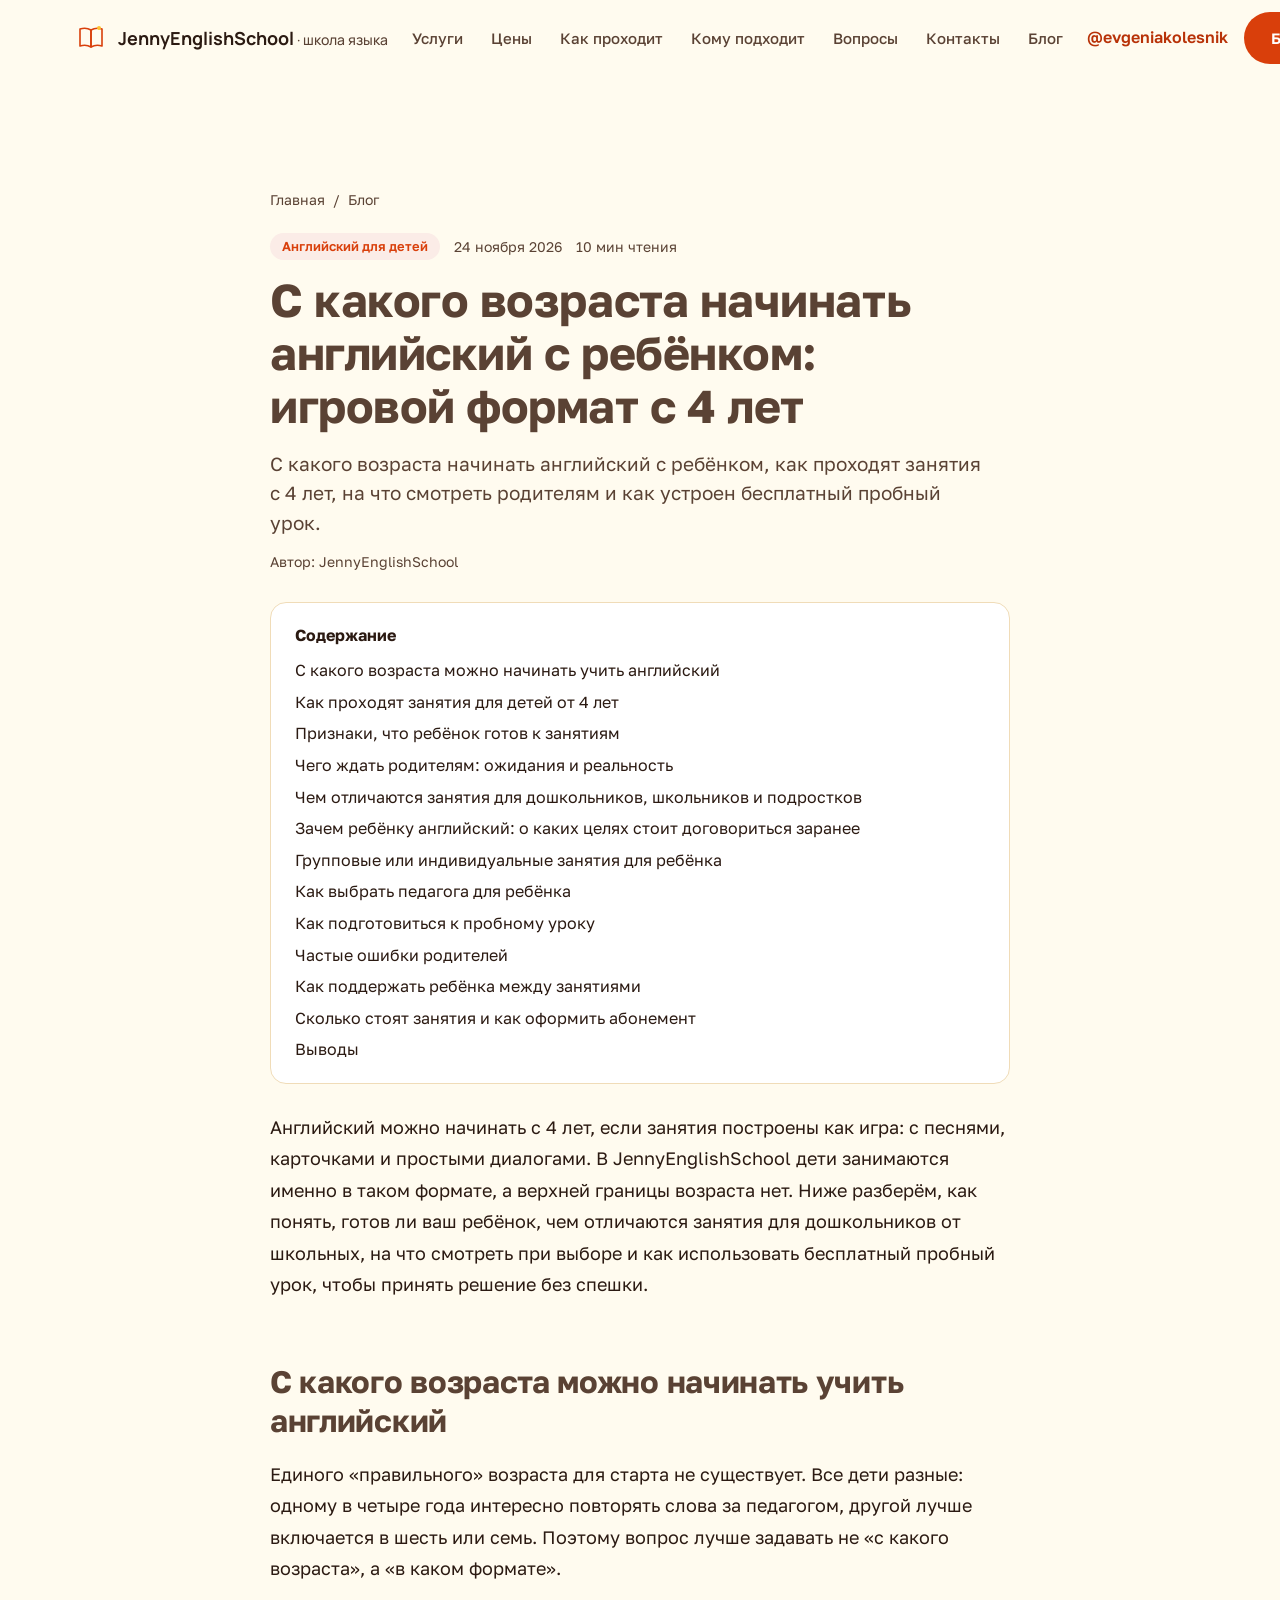
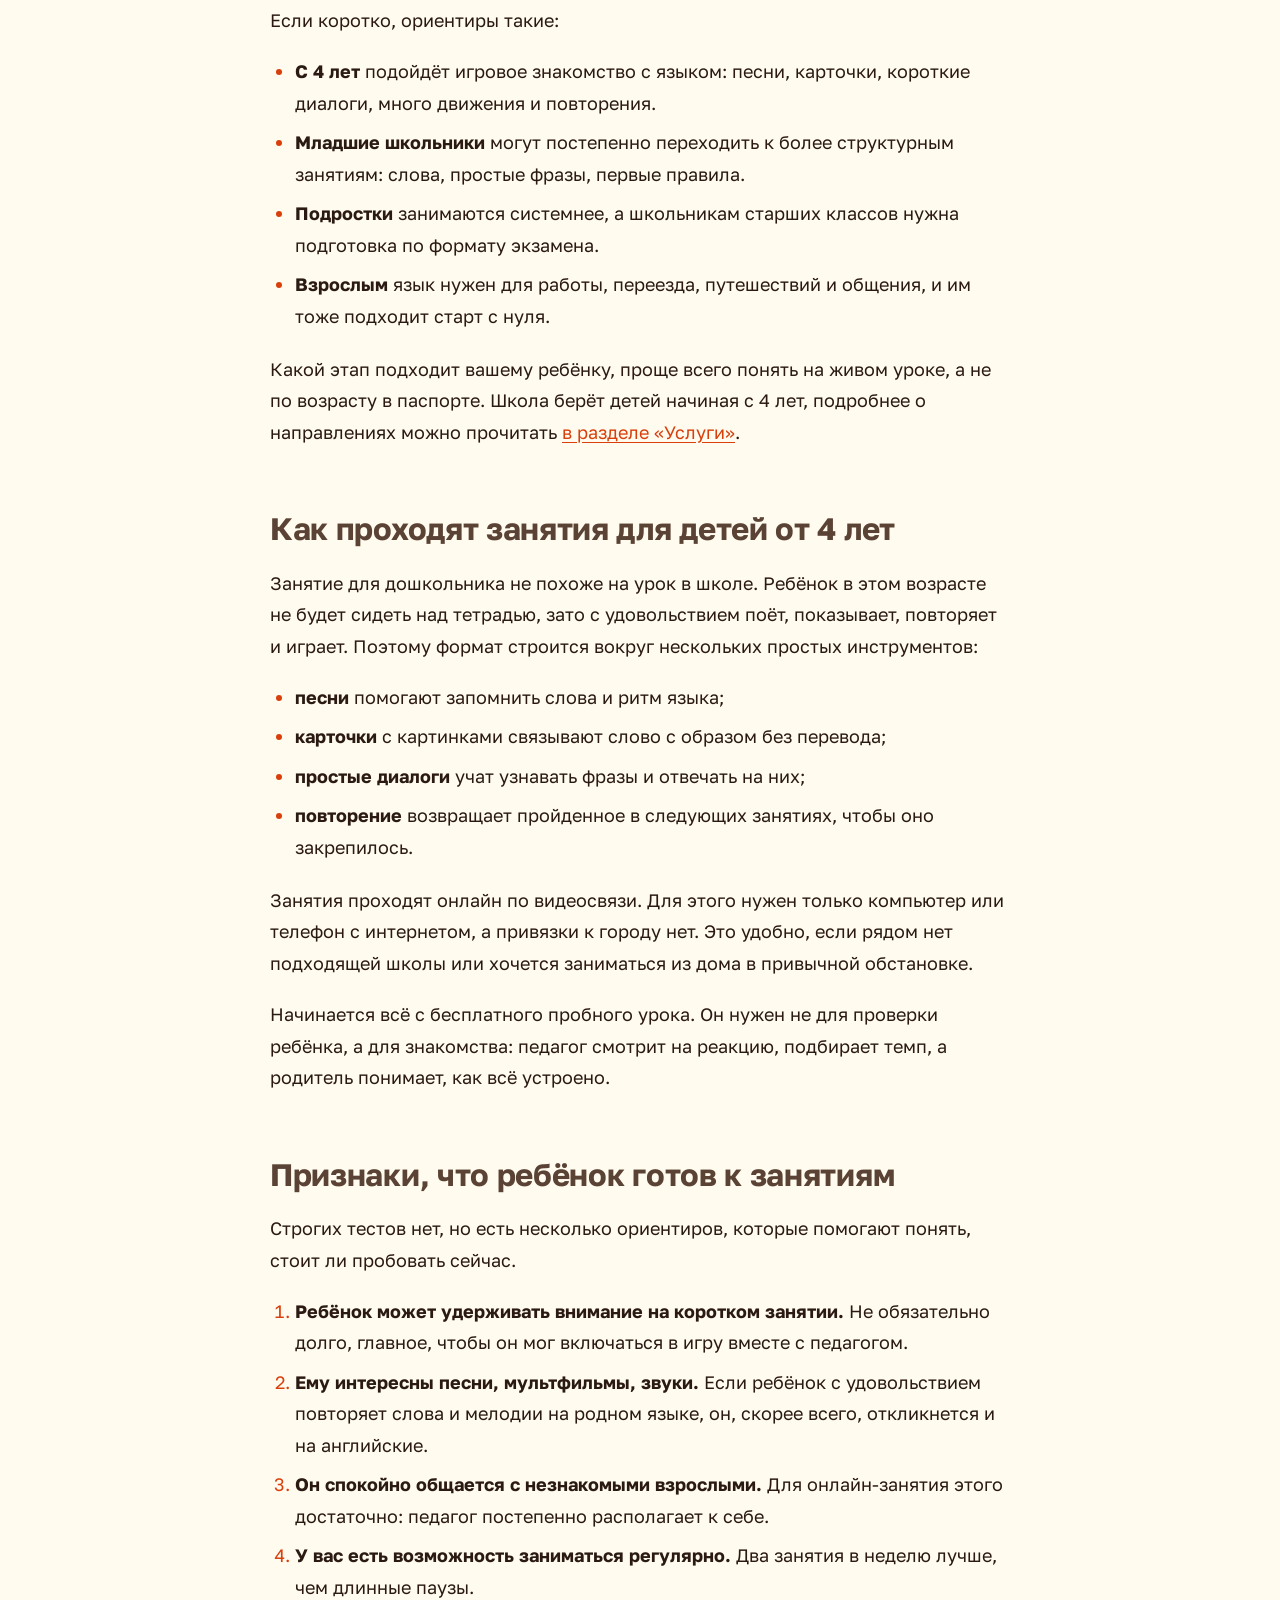
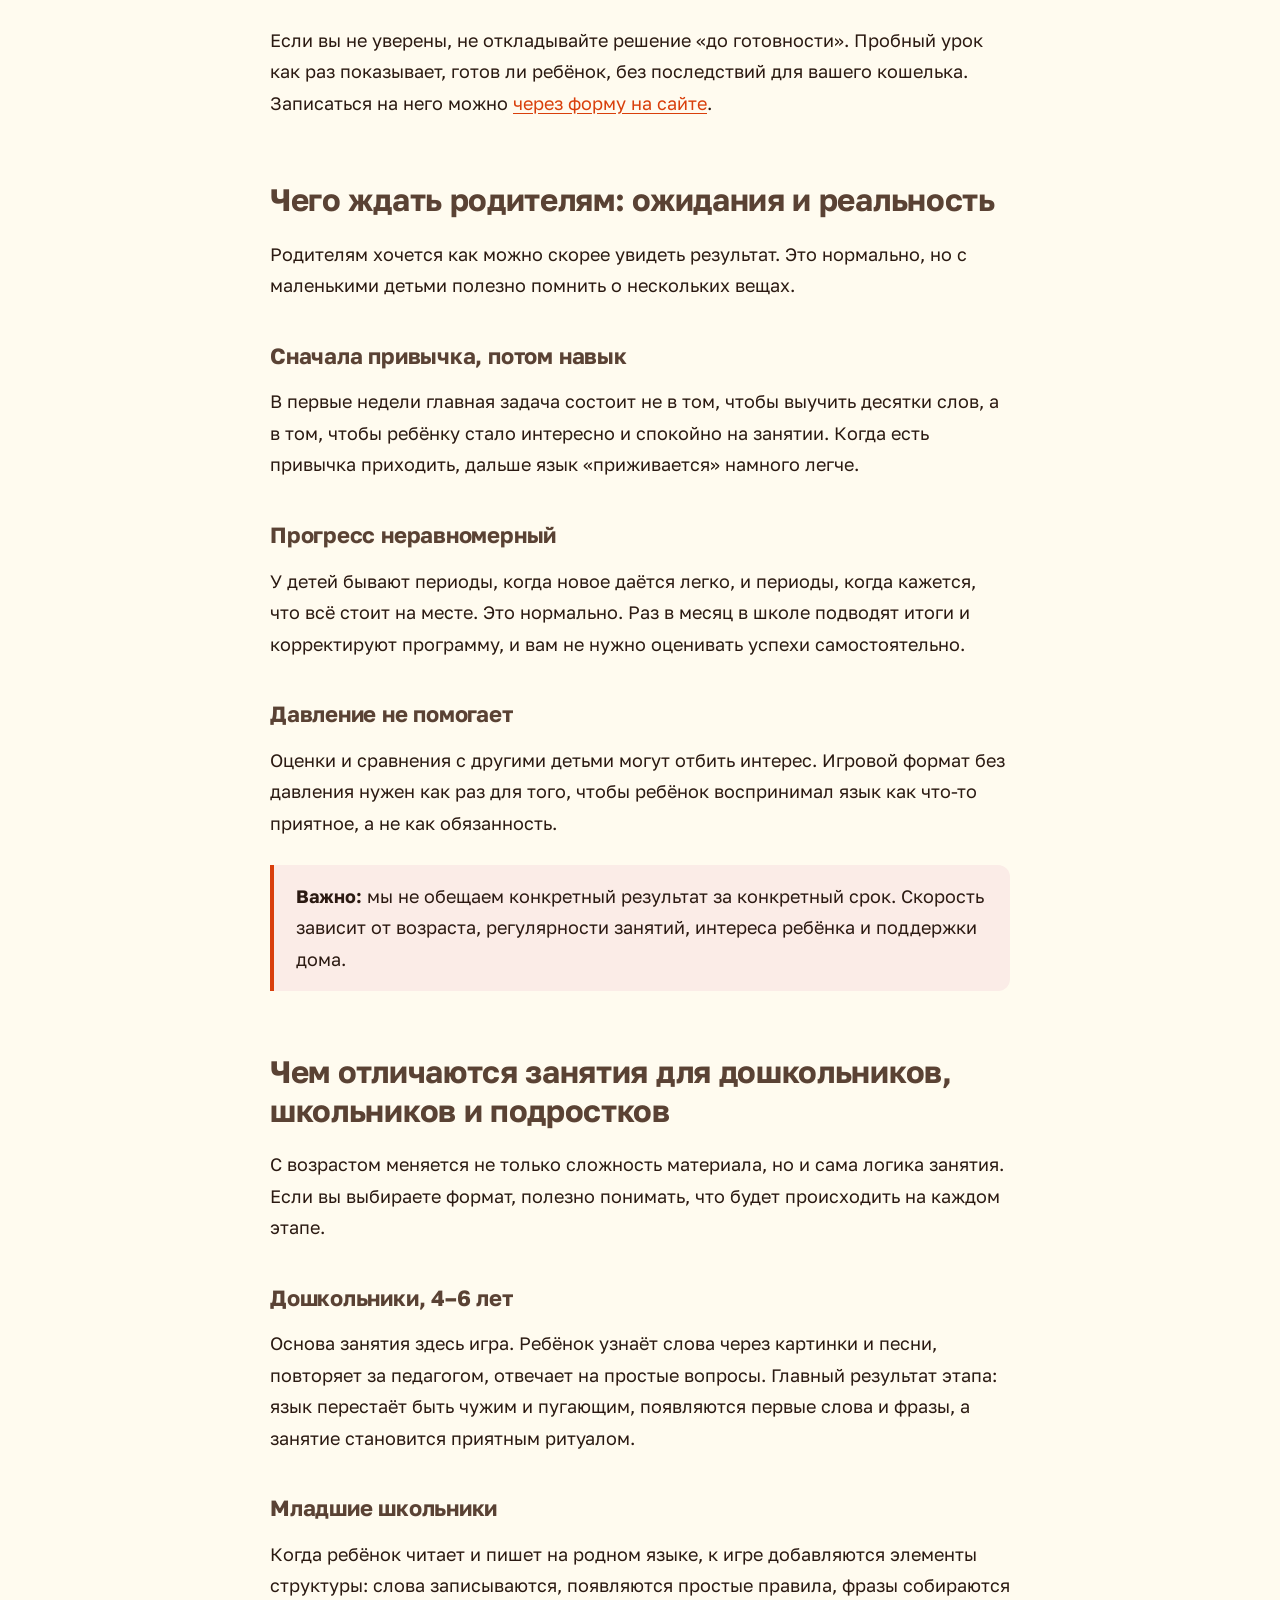
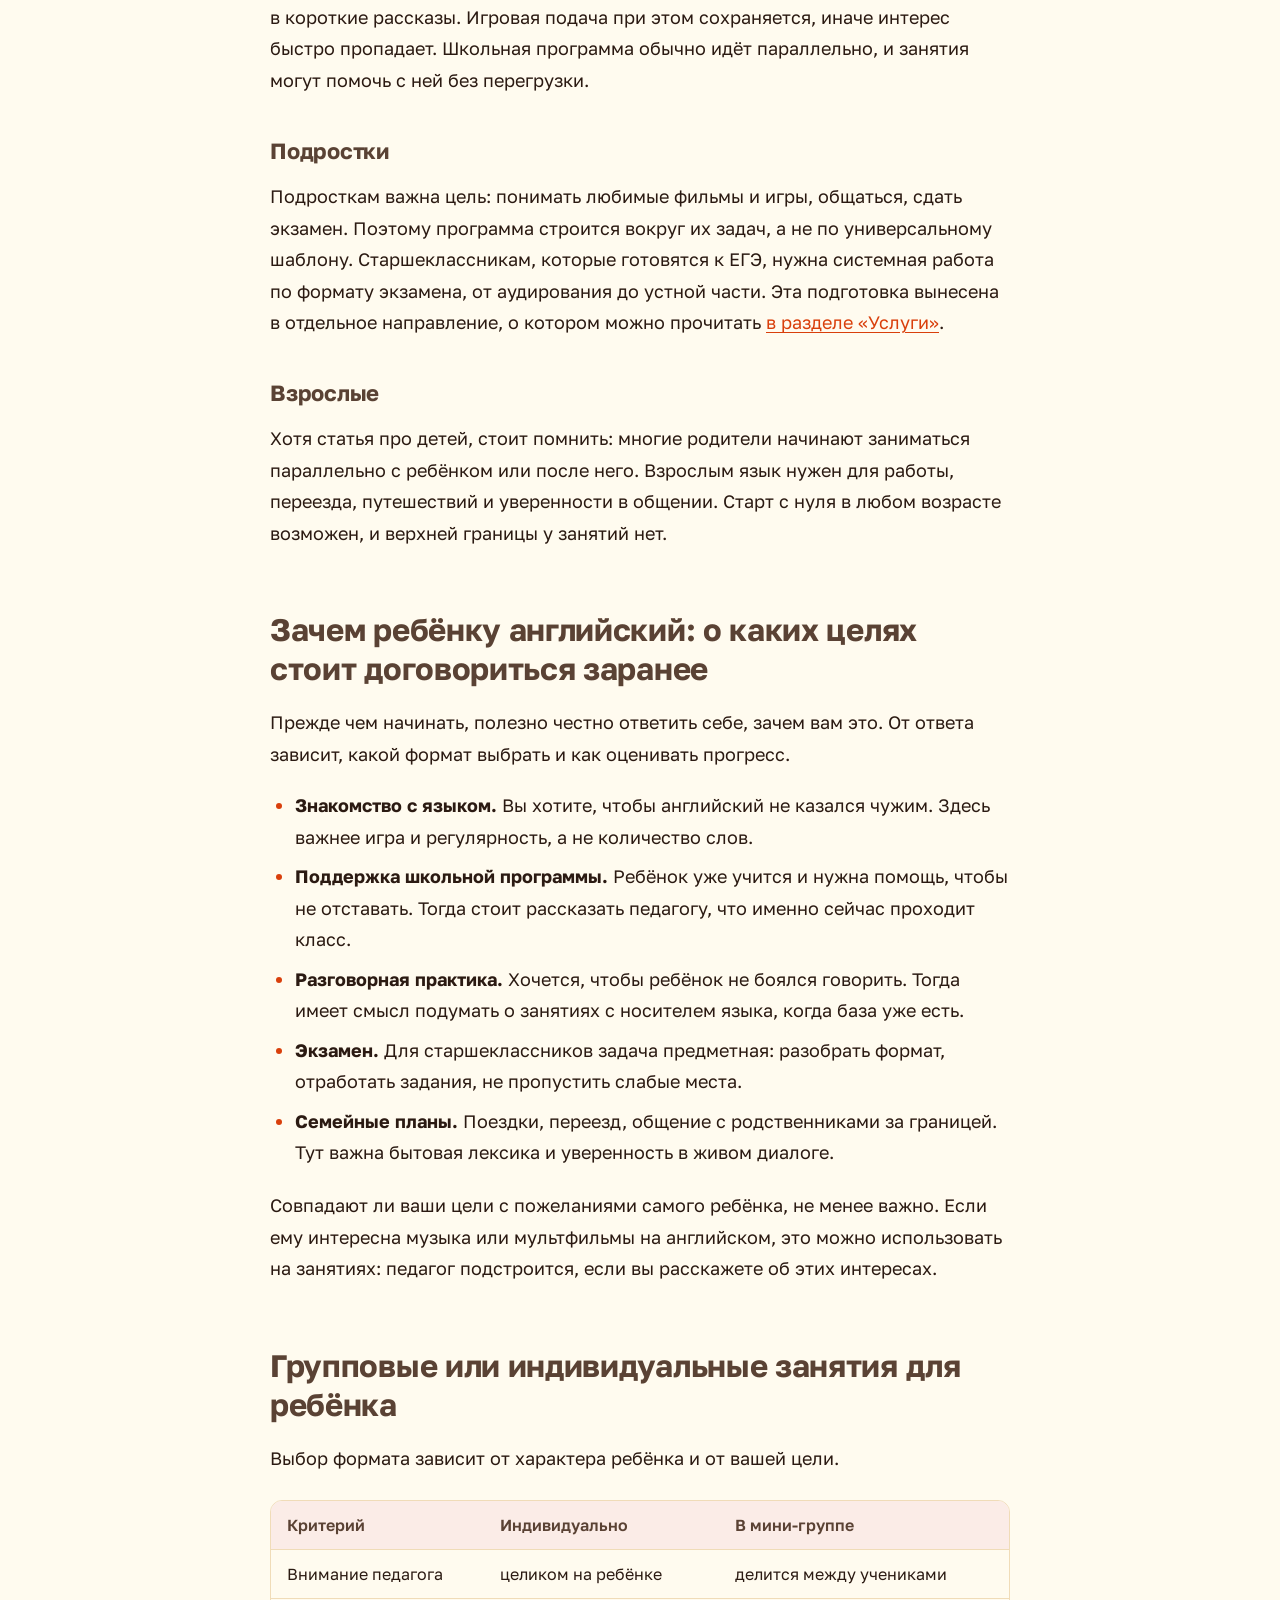
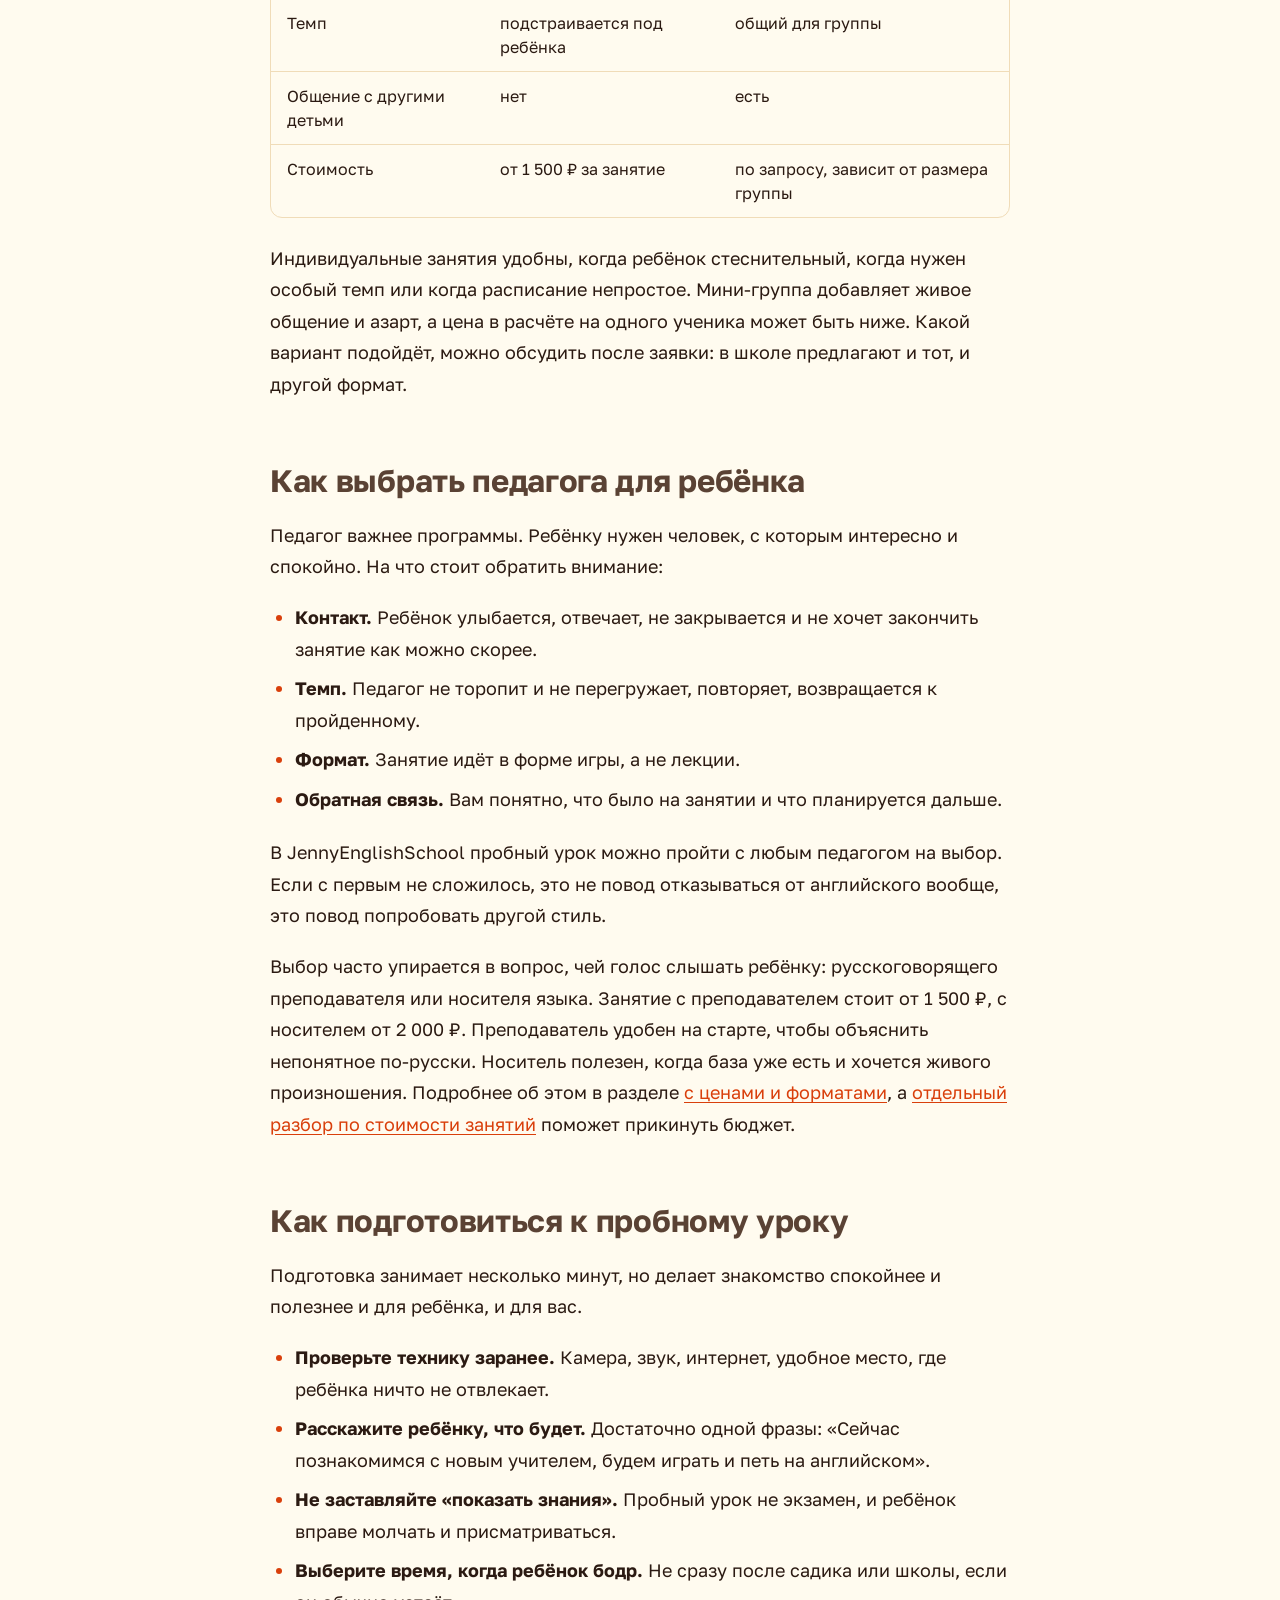
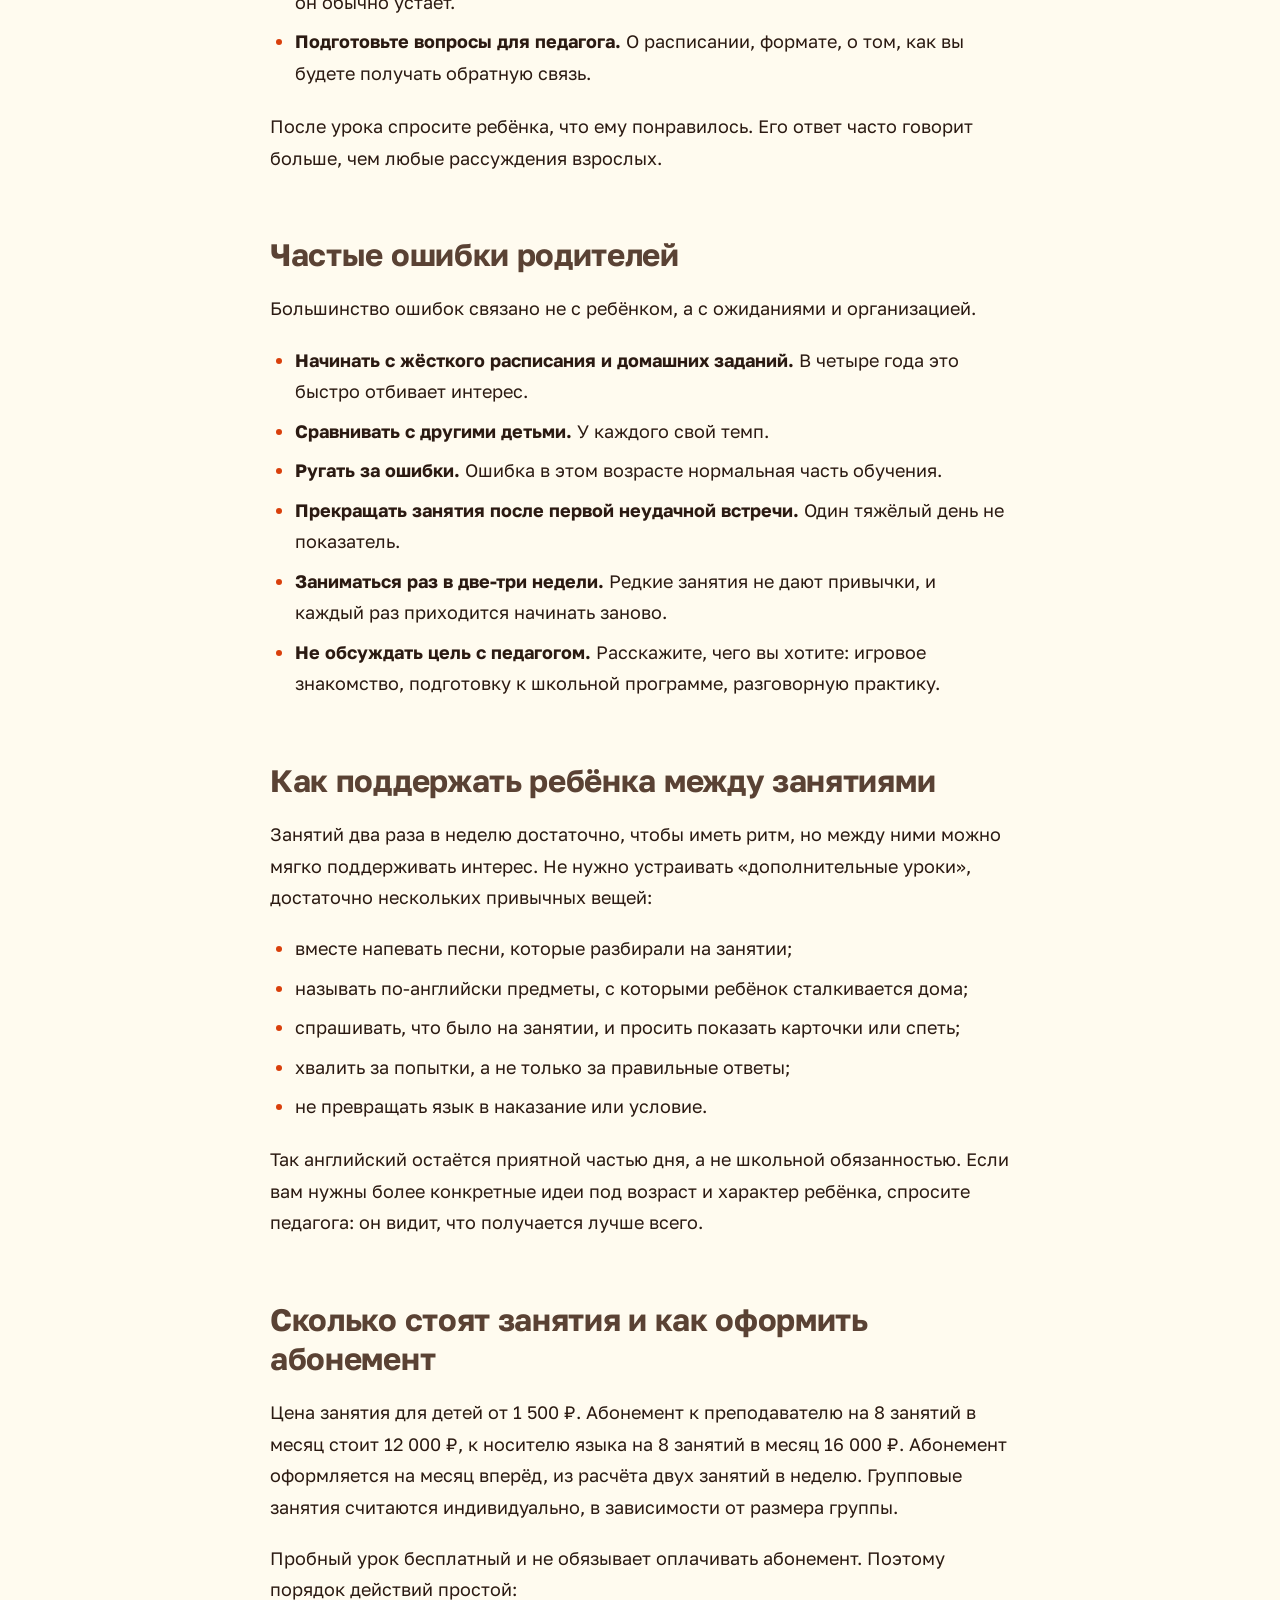
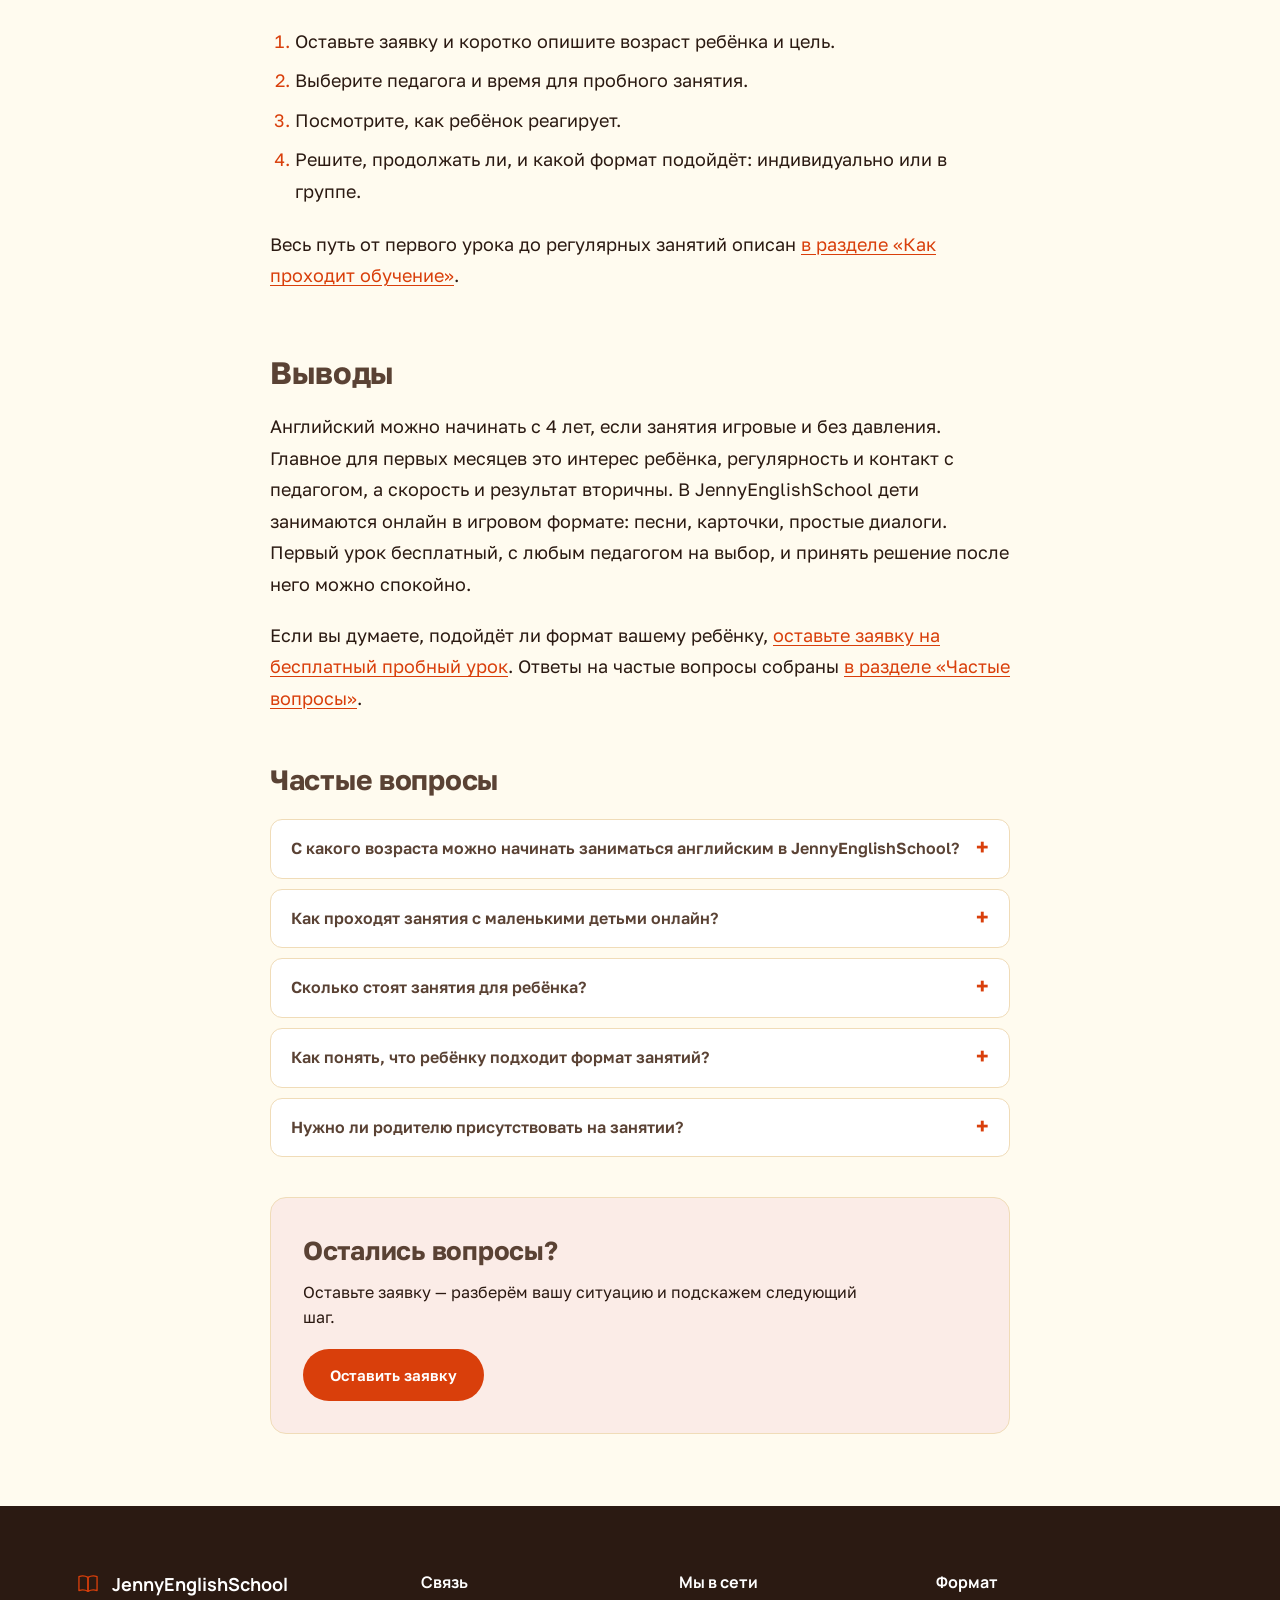
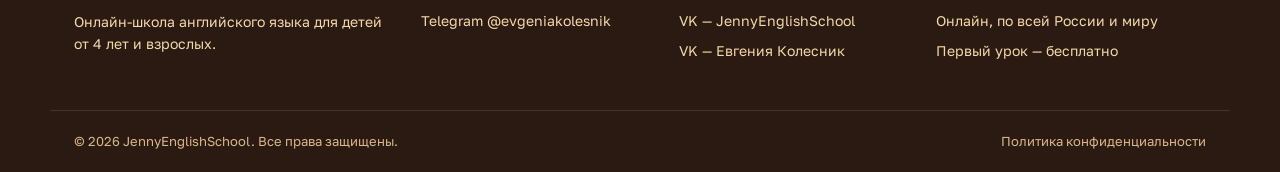
<file: blog/s-kakogo-vozrasta-angliiskii-rebenku/index.html>
<!DOCTYPE html>
<html lang="ru">
<head>
<meta charset="UTF-8">
<meta name="viewport" content="width=device-width, initial-scale=1.0">
<title>С какого возраста учить английский ребёнку</title>
<meta name="description" content="С какого возраста начинать английский с ребёнком, как проходят занятия с 4 лет, на что смотреть родителям и как устроен бесплатный пробный урок.">
<link rel="canonical" href="https://jennyenglishschool.ru/blog/s-kakogo-vozrasta-angliiskii-rebenku/">
<meta name="robots" content="index, follow, max-image-preview:large">
<meta property="og:type" content="article">
<meta property="og:title" content="С какого возраста учить английский ребёнку">
<meta property="og:description" content="С какого возраста начинать английский с ребёнком, как проходят занятия с 4 лет, на что смотреть родителям и как устроен бесплатный пробный урок.">
<meta property="og:url" content="https://jennyenglishschool.ru/blog/s-kakogo-vozrasta-angliiskii-rebenku/">
<meta property="og:locale" content="ru_RU">

<link rel="alternate" type="application/rss+xml" title="JennyEnglishSchool — блог" href="https://jennyenglishschool.ru/feed.xml">

<link rel="preconnect" href="https://fonts.googleapis.com">
<link rel="preconnect" href="https://fonts.gstatic.com" crossorigin>
<link href="https://fonts.googleapis.com/css2?family=Manrope:wght@500..800&family=Golos+Text:wght@400..700&display=swap" rel="stylesheet">
<link rel="stylesheet" href="/styles.css">
<link rel="stylesheet" href="/blog/blog.css">
<link rel="stylesheet" href="/blog/blog.css">
<script type="application/ld+json">{"@context":"https://schema.org","@type":"Article","headline":"С какого возраста начинать английский с ребёнком: игровой формат с 4 лет","description":"С какого возраста начинать английский с ребёнком, как проходят занятия с 4 лет, на что смотреть родителям и как устроен бесплатный пробный урок.","inLanguage":"ru","datePublished":"2026-11-24","dateModified":"2026-11-24","mainEntityOfPage":"https://jennyenglishschool.ru/blog/s-kakogo-vozrasta-angliiskii-rebenku/","author":{"@type":"Organization","name":"JennyEnglishSchool"},"publisher":{"@type":"Organization","name":"JennyEnglishSchool","url":"https://jennyenglishschool.ru/"}}</script>
<script type="application/ld+json">{"@context":"https://schema.org","@type":"BreadcrumbList","itemListElement":[{"@type":"ListItem","position":1,"name":"Главная","item":"https://jennyenglishschool.ru/"},{"@type":"ListItem","position":2,"name":"Блог","item":"https://jennyenglishschool.ru/blog/"},{"@type":"ListItem","position":3,"name":"С какого возраста начинать английский с ребёнком: игровой формат с 4 лет","item":"https://jennyenglishschool.ru/blog/s-kakogo-vozrasta-angliiskii-rebenku/"}]}</script>
<script type="application/ld+json">{"@context":"https://schema.org","@type":"FAQPage","mainEntity":[{"@type":"Question","name":"С какого возраста можно начинать заниматься английским в JennyEnglishSchool?","acceptedAnswer":{"@type":"Answer","text":"Школа берёт детей с 4 лет. Для дошкольников занятия строятся в игровой форме: песни, карточки, простые диалоги. Верхней границы возраста нет, заниматься можно и школьникам, и взрослым."}},{"@type":"Question","name":"Как проходят занятия с маленькими детьми онлайн?","acceptedAnswer":{"@type":"Answer","text":"Занятия идут по видеосвязи в удобное время. Нужен компьютер или телефон с интернетом. Формат игровой: знакомство с языком через песни, карточки и простые диалоги, без давления и оценок."}},{"@type":"Question","name":"Сколько стоят занятия для ребёнка?","acceptedAnswer":{"@type":"Answer","text":"Цена занятия от 1 500 ₽. Абонемент к преподавателю на 8 занятий в месяц стоит 12 000 ₽. Первый урок бесплатный, с любым педагогом на выбор, без обязательства покупать абонемент."}},{"@type":"Question","name":"Как понять, что ребёнку подходит формат занятий?","acceptedAnswer":{"@type":"Answer","text":"Лучше всего это видно на пробном уроке. Обратите внимание, интересно ли ребёнку, откликается ли он на педагога и хочет ли прийти на следующее занятие. Поспешных выводов после одной встречи делать не нужно."}},{"@type":"Question","name":"Нужно ли родителю присутствовать на занятии?","acceptedAnswer":{"@type":"Answer","text":"С маленькими детьми поначалу удобно, чтобы родитель был рядом, помогал с техникой и поддерживал. Как только ребёнок освоится, участие можно сокращать. Это стоит обсудить с педагогом на пробном уроке."}}]}</script>
</head>
<body class="b-page">
<header class="header" id="header">
  <div class="container header__inner">
    <a href="/#top" class="logo">
      <svg width="34" height="34" viewBox="0 0 34 34" fill="none" xmlns="http://www.w3.org/2000/svg">
        <path d="M6 8C6 8 12 6 17 9V26C12 23 6 25 6 25V8Z" stroke="#D93F0B" stroke-width="1.6" stroke-linejoin="round"/>
        <path d="M28 8C28 8 22 6 17 9V26C22 23 28 25 28 25V8Z" stroke="#D93F0B" stroke-width="1.6" stroke-linejoin="round"/>
        <circle cx="25" cy="7" r="2" fill="#FFC12E"/>
      </svg>
      <span class="logo__text">JennyEnglishSchool<span class="logo__suffix"> · школа языка</span></span>
    </a>
    <nav class="nav" id="nav">
      <a href="/#services">Услуги</a>
      <a href="/#price">Цены</a>
      <a href="/#process">Как проходит</a>
      <a href="/#who">Кому подходит</a>
      <a href="/#faq">Вопросы</a>
      <a href="/#contacts">Контакты</a>
    <!-- BLOGNAV:START --><a href="/blog/">Блог</a><!-- BLOGNAV:END --></nav>
    <div class="header__actions">
      <a href="https://t.me/evgeniakolesnik" target="_blank" rel="noopener" class="header__phone">@evgeniakolesnik</a>
      <a href="/#lead" class="btn btn--primary">Бесплатный пробный урок</a>
      <button class="burger" id="burger" aria-label="Меню"><span></span><span></span><span></span></button>
    </div>
  </div>
</header>
<main class="blog">

<article class="b-article">
  <nav class="b-crumbs" aria-label="Хлебные крошки"><a href="/">Главная</a><span>/</span><a href="/blog/">Блог</a></nav>
  
  <header class="b-head">
    <div class="b-meta"><span class="b-chip">Английский для детей</span><time datetime="2026-11-24">24 ноября 2026</time><span>10 мин чтения</span></div>
    <h1>С какого возраста начинать английский с ребёнком: игровой формат с 4 лет</h1>
    <p class="b-lead">С какого возраста начинать английский с ребёнком, как проходят занятия с 4 лет, на что смотреть родителям и как устроен бесплатный пробный урок.</p>
    <p class="b-author">Автор: JennyEnglishSchool</p>
  </header>
  
  <nav class="b-toc" aria-label="Содержание"><strong>Содержание</strong><ol><li><a href="#s-kakogo-vozrasta-mozhno-nachinat-uchit-angliyskiy">С какого возраста можно начинать учить английский</a></li><li><a href="#kak-prohodyat-zanyatiya-dlya-detey-ot-4-let">Как проходят занятия для детей от 4 лет</a></li><li><a href="#priznaki-chto-rebenok-gotov-k-zanyatiyam">Признаки, что ребёнок готов к занятиям</a></li><li><a href="#chego-zhdat-roditelyam-ozhidaniya-i-realnost">Чего ждать родителям: ожидания и реальность</a></li><li><a href="#chem-otlichayutsya-zanyatiya-dlya-doshkolnikov-shkolnikov-i-">Чем отличаются занятия для дошкольников, школьников и подростков</a></li><li><a href="#zachem-rebenku-angliyskiy-o-kakih-celyah-stoit-dogovoritsya-">Зачем ребёнку английский: о каких целях стоит договориться заранее</a></li><li><a href="#gruppovye-ili-individualnye-zanyatiya-dlya-rebenka">Групповые или индивидуальные занятия для ребёнка</a></li><li><a href="#kak-vybrat-pedagoga-dlya-rebenka">Как выбрать педагога для ребёнка</a></li><li><a href="#kak-podgotovitsya-k-probnomu-uroku">Как подготовиться к пробному уроку</a></li><li><a href="#chastye-oshibki-roditeley">Частые ошибки родителей</a></li><li><a href="#kak-podderzhat-rebenka-mezhdu-zanyatiyami">Как поддержать ребёнка между занятиями</a></li><li><a href="#skolko-stoyat-zanyatiya-i-kak-oformit-abonement">Сколько стоят занятия и как оформить абонемент</a></li><li><a href="#vyvody">Выводы</a></li></ol></nav>
  <div class="b-content"><p>Английский можно начинать с 4 лет, если занятия построены как игра: с песнями, карточками и простыми диалогами. В JennyEnglishSchool дети занимаются именно в таком формате, а верхней границы возраста нет. Ниже разберём, как понять, готов ли ваш ребёнок, чем отличаются занятия для дошкольников от школьных, на что смотреть при выборе и как использовать бесплатный пробный урок, чтобы принять решение без спешки.</p>
<h2 id="s-kakogo-vozrasta-mozhno-nachinat-uchit-angliyskiy">С какого возраста можно начинать учить английский</h2>
<p>Единого «правильного» возраста для старта не существует. Все дети разные: одному в четыре года интересно повторять слова за педагогом, другой лучше включается в шесть или семь. Поэтому вопрос лучше задавать не «с какого возраста», а «в каком формате».</p>
<p>Если коротко, ориентиры такие:</p>
<ul><li><strong>С 4 лет</strong> подойдёт игровое знакомство с языком: песни, карточки, короткие диалоги, много движения и повторения.</li><li><strong>Младшие школьники</strong> могут постепенно переходить к более структурным занятиям: слова, простые фразы, первые правила.</li><li><strong>Подростки</strong> занимаются системнее, а школьникам старших классов нужна подготовка по формату экзамена.</li><li><strong>Взрослым</strong> язык нужен для работы, переезда, путешествий и общения, и им тоже подходит старт с нуля.</li></ul>
<p>Какой этап подходит вашему ребёнку, проще всего понять на живом уроке, а не по возрасту в паспорте. Школа берёт детей начиная с 4 лет, подробнее о направлениях можно прочитать <a href="/#services">в разделе «Услуги»</a>.</p>
<h2 id="kak-prohodyat-zanyatiya-dlya-detey-ot-4-let">Как проходят занятия для детей от 4 лет</h2>
<p>Занятие для дошкольника не похоже на урок в школе. Ребёнок в этом возрасте не будет сидеть над тетрадью, зато с удовольствием поёт, показывает, повторяет и играет. Поэтому формат строится вокруг нескольких простых инструментов:</p>
<ul><li><strong>песни</strong> помогают запомнить слова и ритм языка;</li><li><strong>карточки</strong> с картинками связывают слово с образом без перевода;</li><li><strong>простые диалоги</strong> учат узнавать фразы и отвечать на них;</li><li><strong>повторение</strong> возвращает пройденное в следующих занятиях, чтобы оно закрепилось.</li></ul>
<p>Занятия проходят онлайн по видеосвязи. Для этого нужен только компьютер или телефон с интернетом, а привязки к городу нет. Это удобно, если рядом нет подходящей школы или хочется заниматься из дома в привычной обстановке.</p>
<p>Начинается всё с бесплатного пробного урока. Он нужен не для проверки ребёнка, а для знакомства: педагог смотрит на реакцию, подбирает темп, а родитель понимает, как всё устроено.</p>
<h2 id="priznaki-chto-rebenok-gotov-k-zanyatiyam">Признаки, что ребёнок готов к занятиям</h2>
<p>Строгих тестов нет, но есть несколько ориентиров, которые помогают понять, стоит ли пробовать сейчас.</p>
<ol><li><strong>Ребёнок может удерживать внимание на коротком занятии.</strong> Не обязательно долго, главное, чтобы он мог включаться в игру вместе с педагогом.</li><li><strong>Ему интересны песни, мультфильмы, звуки.</strong> Если ребёнок с удовольствием повторяет слова и мелодии на родном языке, он, скорее всего, откликнется и на английские.</li><li><strong>Он спокойно общается с незнакомыми взрослыми.</strong> Для онлайн-занятия этого достаточно: педагог постепенно располагает к себе.</li><li><strong>У вас есть возможность заниматься регулярно.</strong> Два занятия в неделю лучше, чем длинные паузы.</li></ol>
<p>Если вы не уверены, не откладывайте решение «до готовности». Пробный урок как раз показывает, готов ли ребёнок, без последствий для вашего кошелька. Записаться на него можно <a href="/#lead">через форму на сайте</a>.</p>
<h2 id="chego-zhdat-roditelyam-ozhidaniya-i-realnost">Чего ждать родителям: ожидания и реальность</h2>
<p>Родителям хочется как можно скорее увидеть результат. Это нормально, но с маленькими детьми полезно помнить о нескольких вещах.</p>
<h3 id="snachala-privychka-potom-navyk">Сначала привычка, потом навык</h3>
<p>В первые недели главная задача состоит не в том, чтобы выучить десятки слов, а в том, чтобы ребёнку стало интересно и спокойно на занятии. Когда есть привычка приходить, дальше язык «приживается» намного легче.</p>
<h3 id="progress-neravnomernyy">Прогресс неравномерный</h3>
<p>У детей бывают периоды, когда новое даётся легко, и периоды, когда кажется, что всё стоит на месте. Это нормально. Раз в месяц в школе подводят итоги и корректируют программу, и вам не нужно оценивать успехи самостоятельно.</p>
<h3 id="davlenie-ne-pomogaet">Давление не помогает</h3>
<p>Оценки и сравнения с другими детьми могут отбить интерес. Игровой формат без давления нужен как раз для того, чтобы ребёнок воспринимал язык как что-то приятное, а не как обязанность.</p>
<blockquote><p><strong>Важно:</strong> мы не обещаем конкретный результат за конкретный срок. Скорость зависит от возраста, регулярности занятий, интереса ребёнка и поддержки дома.</p></blockquote>
<h2 id="chem-otlichayutsya-zanyatiya-dlya-doshkolnikov-shkolnikov-i-">Чем отличаются занятия для дошкольников, школьников и подростков</h2>
<p>С возрастом меняется не только сложность материала, но и сама логика занятия. Если вы выбираете формат, полезно понимать, что будет происходить на каждом этапе.</p>
<h3 id="doshkolniki-4-6-let">Дошкольники, 4–6 лет</h3>
<p>Основа занятия здесь игра. Ребёнок узнаёт слова через картинки и песни, повторяет за педагогом, отвечает на простые вопросы. Главный результат этапа: язык перестаёт быть чужим и пугающим, появляются первые слова и фразы, а занятие становится приятным ритуалом.</p>
<h3 id="mladshie-shkolniki">Младшие школьники</h3>
<p>Когда ребёнок читает и пишет на родном языке, к игре добавляются элементы структуры: слова записываются, появляются простые правила, фразы собираются в короткие рассказы. Игровая подача при этом сохраняется, иначе интерес быстро пропадает. Школьная программа обычно идёт параллельно, и занятия могут помочь с ней без перегрузки.</p>
<h3 id="podrostki">Подростки</h3>
<p>Подросткам важна цель: понимать любимые фильмы и игры, общаться, сдать экзамен. Поэтому программа строится вокруг их задач, а не по универсальному шаблону. Старшеклассникам, которые готовятся к ЕГЭ, нужна системная работа по формату экзамена, от аудирования до устной части. Эта подготовка вынесена в отдельное направление, о котором можно прочитать <a href="/#services">в разделе «Услуги»</a>.</p>
<h3 id="vzroslye">Взрослые</h3>
<p>Хотя статья про детей, стоит помнить: многие родители начинают заниматься параллельно с ребёнком или после него. Взрослым язык нужен для работы, переезда, путешествий и уверенности в общении. Старт с нуля в любом возрасте возможен, и верхней границы у занятий нет.</p>
<h2 id="zachem-rebenku-angliyskiy-o-kakih-celyah-stoit-dogovoritsya-">Зачем ребёнку английский: о каких целях стоит договориться заранее</h2>
<p>Прежде чем начинать, полезно честно ответить себе, зачем вам это. От ответа зависит, какой формат выбрать и как оценивать прогресс.</p>
<ul><li><strong>Знакомство с языком.</strong> Вы хотите, чтобы английский не казался чужим. Здесь важнее игра и регулярность, а не количество слов.</li><li><strong>Поддержка школьной программы.</strong> Ребёнок уже учится и нужна помощь, чтобы не отставать. Тогда стоит рассказать педагогу, что именно сейчас проходит класс.</li><li><strong>Разговорная практика.</strong> Хочется, чтобы ребёнок не боялся говорить. Тогда имеет смысл подумать о занятиях с носителем языка, когда база уже есть.</li><li><strong>Экзамен.</strong> Для старшеклассников задача предметная: разобрать формат, отработать задания, не пропустить слабые места.</li><li><strong>Семейные планы.</strong> Поездки, переезд, общение с родственниками за границей. Тут важна бытовая лексика и уверенность в живом диалоге.</li></ul>
<p>Совпадают ли ваши цели с пожеланиями самого ребёнка, не менее важно. Если ему интересна музыка или мультфильмы на английском, это можно использовать на занятиях: педагог подстроится, если вы расскажете об этих интересах.</p>
<h2 id="gruppovye-ili-individualnye-zanyatiya-dlya-rebenka">Групповые или индивидуальные занятия для ребёнка</h2>
<p>Выбор формата зависит от характера ребёнка и от вашей цели.</p>
<div class="b-table"><table><thead><tr><th>Критерий</th><th>Индивидуально</th><th>В мини-группе</th></tr></thead><tbody><tr><td>Внимание педагога</td><td>целиком на ребёнке</td><td>делится между учениками</td></tr><tr><td>Темп</td><td>подстраивается под ребёнка</td><td>общий для группы</td></tr><tr><td>Общение с другими детьми</td><td>нет</td><td>есть</td></tr><tr><td>Стоимость</td><td>от 1 500 ₽ за занятие</td><td>по запросу, зависит от размера группы</td></tr></tbody></table></div>
<p>Индивидуальные занятия удобны, когда ребёнок стеснительный, когда нужен особый темп или когда расписание непростое. Мини-группа добавляет живое общение и азарт, а цена в расчёте на одного ученика может быть ниже. Какой вариант подойдёт, можно обсудить после заявки: в школе предлагают и тот, и другой формат.</p>
<h2 id="kak-vybrat-pedagoga-dlya-rebenka">Как выбрать педагога для ребёнка</h2>
<p>Педагог важнее программы. Ребёнку нужен человек, с которым интересно и спокойно. На что стоит обратить внимание:</p>
<ul><li><strong>Контакт.</strong> Ребёнок улыбается, отвечает, не закрывается и не хочет закончить занятие как можно скорее.</li><li><strong>Темп.</strong> Педагог не торопит и не перегружает, повторяет, возвращается к пройденному.</li><li><strong>Формат.</strong> Занятие идёт в форме игры, а не лекции.</li><li><strong>Обратная связь.</strong> Вам понятно, что было на занятии и что планируется дальше.</li></ul>
<p>В JennyEnglishSchool пробный урок можно пройти с любым педагогом на выбор. Если с первым не сложилось, это не повод отказываться от английского вообще, это повод попробовать другой стиль.</p>
<p>Выбор часто упирается в вопрос, чей голос слышать ребёнку: русскоговорящего преподавателя или носителя языка. Занятие с преподавателем стоит от 1 500 ₽, с носителем от 2 000 ₽. Преподаватель удобен на старте, чтобы объяснить непонятное по-русски. Носитель полезен, когда база уже есть и хочется живого произношения. Подробнее об этом в разделе <a href="/#price">с ценами и форматами</a>, а <a href="/blog/skolko-stoit-angliiskii-onlain/">отдельный разбор по стоимости занятий</a> поможет прикинуть бюджет.</p>
<h2 id="kak-podgotovitsya-k-probnomu-uroku">Как подготовиться к пробному уроку</h2>
<p>Подготовка занимает несколько минут, но делает знакомство спокойнее и полезнее и для ребёнка, и для вас.</p>
<ul><li><strong>Проверьте технику заранее.</strong> Камера, звук, интернет, удобное место, где ребёнка ничто не отвлекает.</li><li><strong>Расскажите ребёнку, что будет.</strong> Достаточно одной фразы: «Сейчас познакомимся с новым учителем, будем играть и петь на английском».</li><li><strong>Не заставляйте «показать знания».</strong> Пробный урок не экзамен, и ребёнок вправе молчать и присматриваться.</li><li><strong>Выберите время, когда ребёнок бодр.</strong> Не сразу после садика или школы, если он обычно устаёт.</li><li><strong>Подготовьте вопросы для педагога.</strong> О расписании, формате, о том, как вы будете получать обратную связь.</li></ul>
<p>После урока спросите ребёнка, что ему понравилось. Его ответ часто говорит больше, чем любые рассуждения взрослых.</p>
<h2 id="chastye-oshibki-roditeley">Частые ошибки родителей</h2>
<p>Большинство ошибок связано не с ребёнком, а с ожиданиями и организацией.</p>
<ul><li><strong>Начинать с жёсткого расписания и домашних заданий.</strong> В четыре года это быстро отбивает интерес.</li><li><strong>Сравнивать с другими детьми.</strong> У каждого свой темп.</li><li><strong>Ругать за ошибки.</strong> Ошибка в этом возрасте нормальная часть обучения.</li><li><strong>Прекращать занятия после первой неудачной встречи.</strong> Один тяжёлый день не показатель.</li><li><strong>Заниматься раз в две-три недели.</strong> Редкие занятия не дают привычки, и каждый раз приходится начинать заново.</li><li><strong>Не обсуждать цель с педагогом.</strong> Расскажите, чего вы хотите: игровое знакомство, подготовку к школьной программе, разговорную практику.</li></ul>
<h2 id="kak-podderzhat-rebenka-mezhdu-zanyatiyami">Как поддержать ребёнка между занятиями</h2>
<p>Занятий два раза в неделю достаточно, чтобы иметь ритм, но между ними можно мягко поддерживать интерес. Не нужно устраивать «дополнительные уроки», достаточно нескольких привычных вещей:</p>
<ul><li>вместе напевать песни, которые разбирали на занятии;</li><li>называть по-английски предметы, с которыми ребёнок сталкивается дома;</li><li>спрашивать, что было на занятии, и просить показать карточки или спеть;</li><li>хвалить за попытки, а не только за правильные ответы;</li><li>не превращать язык в наказание или условие.</li></ul>
<p>Так английский остаётся приятной частью дня, а не школьной обязанностью. Если вам нужны более конкретные идеи под возраст и характер ребёнка, спросите педагога: он видит, что получается лучше всего.</p>
<h2 id="skolko-stoyat-zanyatiya-i-kak-oformit-abonement">Сколько стоят занятия и как оформить абонемент</h2>
<p>Цена занятия для детей от 1 500 ₽. Абонемент к преподавателю на 8 занятий в месяц стоит 12 000 ₽, к носителю языка на 8 занятий в месяц 16 000 ₽. Абонемент оформляется на месяц вперёд, из расчёта двух занятий в неделю. Групповые занятия считаются индивидуально, в зависимости от размера группы.</p>
<p>Пробный урок бесплатный и не обязывает оплачивать абонемент. Поэтому порядок действий простой:</p>
<ol><li>Оставьте заявку и коротко опишите возраст ребёнка и цель.</li><li>Выберите педагога и время для пробного занятия.</li><li>Посмотрите, как ребёнок реагирует.</li><li>Решите, продолжать ли, и какой формат подойдёт: индивидуально или в группе.</li></ol>
<p>Весь путь от первого урока до регулярных занятий описан <a href="/#process">в разделе «Как проходит обучение»</a>.</p>
<h2 id="vyvody">Выводы</h2>
<p>Английский можно начинать с 4 лет, если занятия игровые и без давления. Главное для первых месяцев это интерес ребёнка, регулярность и контакт с педагогом, а скорость и результат вторичны. В JennyEnglishSchool дети занимаются онлайн в игровом формате: песни, карточки, простые диалоги. Первый урок бесплатный, с любым педагогом на выбор, и принять решение после него можно спокойно.</p>
<p>Если вы думаете, подойдёт ли формат вашему ребёнку, <a href="/#lead">оставьте заявку на бесплатный пробный урок</a>. Ответы на частые вопросы собраны <a href="/#faq">в разделе «Частые вопросы»</a>.</p></div>
  <section class="b-faq"><h2>Частые вопросы</h2><details><summary>С какого возраста можно начинать заниматься английским в JennyEnglishSchool?</summary><p>Школа берёт детей с 4 лет. Для дошкольников занятия строятся в игровой форме: песни, карточки, простые диалоги. Верхней границы возраста нет, заниматься можно и школьникам, и взрослым.</p></details><details><summary>Как проходят занятия с маленькими детьми онлайн?</summary><p>Занятия идут по видеосвязи в удобное время. Нужен компьютер или телефон с интернетом. Формат игровой: знакомство с языком через песни, карточки и простые диалоги, без давления и оценок.</p></details><details><summary>Сколько стоят занятия для ребёнка?</summary><p>Цена занятия от 1 500 ₽. Абонемент к преподавателю на 8 занятий в месяц стоит 12 000 ₽. Первый урок бесплатный, с любым педагогом на выбор, без обязательства покупать абонемент.</p></details><details><summary>Как понять, что ребёнку подходит формат занятий?</summary><p>Лучше всего это видно на пробном уроке. Обратите внимание, интересно ли ребёнку, откликается ли он на педагога и хочет ли прийти на следующее занятие. Поспешных выводов после одной встречи делать не нужно.</p></details><details><summary>Нужно ли родителю присутствовать на занятии?</summary><p>С маленькими детьми поначалу удобно, чтобы родитель был рядом, помогал с техникой и поддерживал. Как только ребёнок освоится, участие можно сокращать. Это стоит обсудить с педагогом на пробном уроке.</p></details></section>
  
  <aside class="b-cta"><h2>Остались вопросы?</h2><p>Оставьте заявку — разберём вашу ситуацию и подскажем следующий шаг.</p><a class="btn btn--primary b-cta__btn" href="/#lead">Оставить заявку</a></aside>
</article>

</main>
<footer class="footer" id="contacts">
  <div class="container footer__inner">
    <div class="footer__col">
      <a href="/#top" class="logo logo--footer">
        <svg width="28" height="28" viewBox="0 0 34 34" fill="none" xmlns="http://www.w3.org/2000/svg">
          <path d="M6 8C6 8 12 6 17 9V26C12 23 6 25 6 25V8Z" stroke="#D93F0B" stroke-width="1.6" stroke-linejoin="round"/>
          <path d="M28 8C28 8 22 6 17 9V26C22 23 28 25 28 25V8Z" stroke="#D93F0B" stroke-width="1.6" stroke-linejoin="round"/>
        </svg>
        <span>JennyEnglishSchool</span>
      </a>
      <p>Онлайн-школа английского языка для детей от 4 лет и взрослых.</p>
    </div>
    <div class="footer__col">
      <h4>Связь</h4>
      <p><a href="https://t.me/evgeniakolesnik" target="_blank" rel="noopener">Telegram @evgeniakolesnik</a></p>
    </div>
    <div class="footer__col">
      <h4>Мы в сети</h4>
      <p><a href="https://vk.ru/jennyenglish" target="_blank" rel="noopener">VK — JennyEnglishSchool</a></p>
      <p><a href="https://vk.ru/evgeniakls" target="_blank" rel="noopener">VK — Евгения Колесник</a></p>
    </div>
    <div class="footer__col">
      <h4>Формат</h4>
      <p>Онлайн, по всей России и миру</p>
      <p>Первый урок — бесплатно</p>
    </div>
  </div>
  <div class="container footer__bottom">
    <p>© <span id="year"></span> JennyEnglishSchool. Все права защищены.</p>
    <a href="/privacy.html">Политика конфиденциальности</a>
  </div>
</footer>
<script src="/script.js" defer></script>

</body>
</html>
</file>
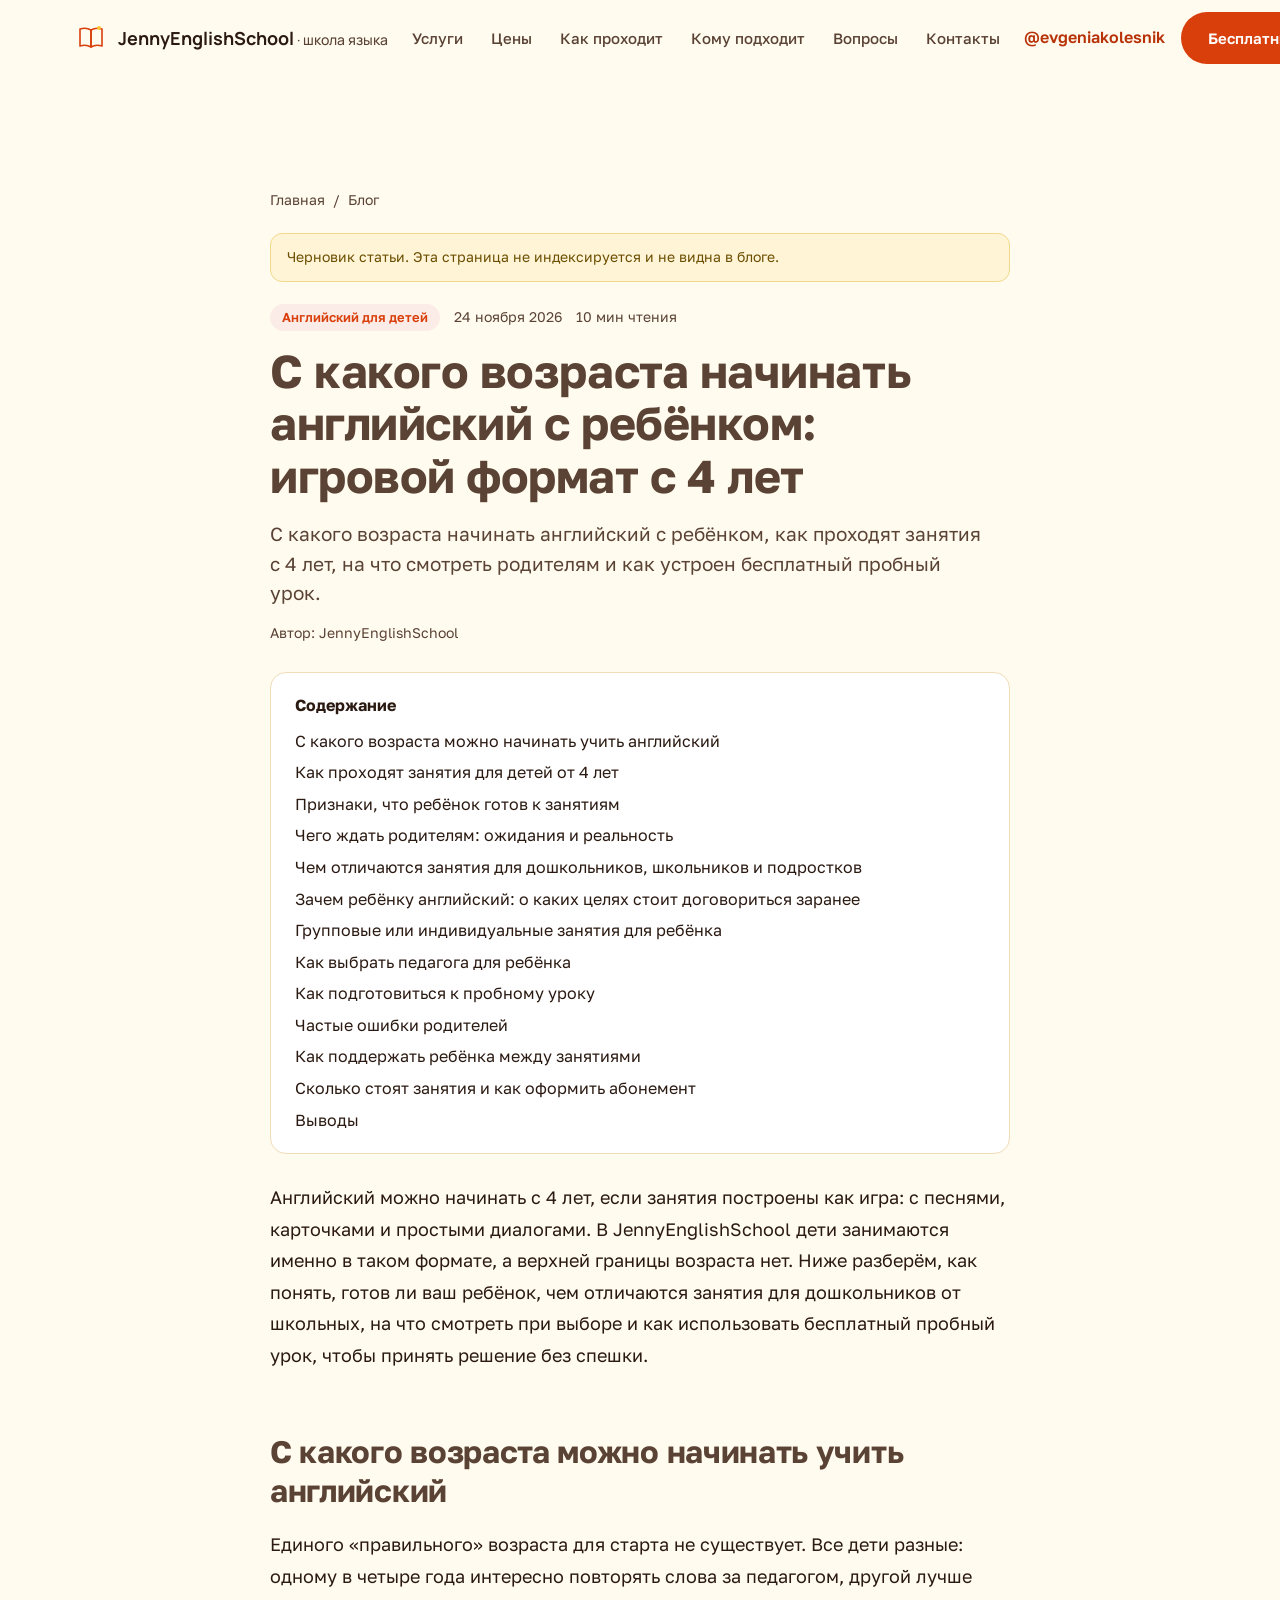
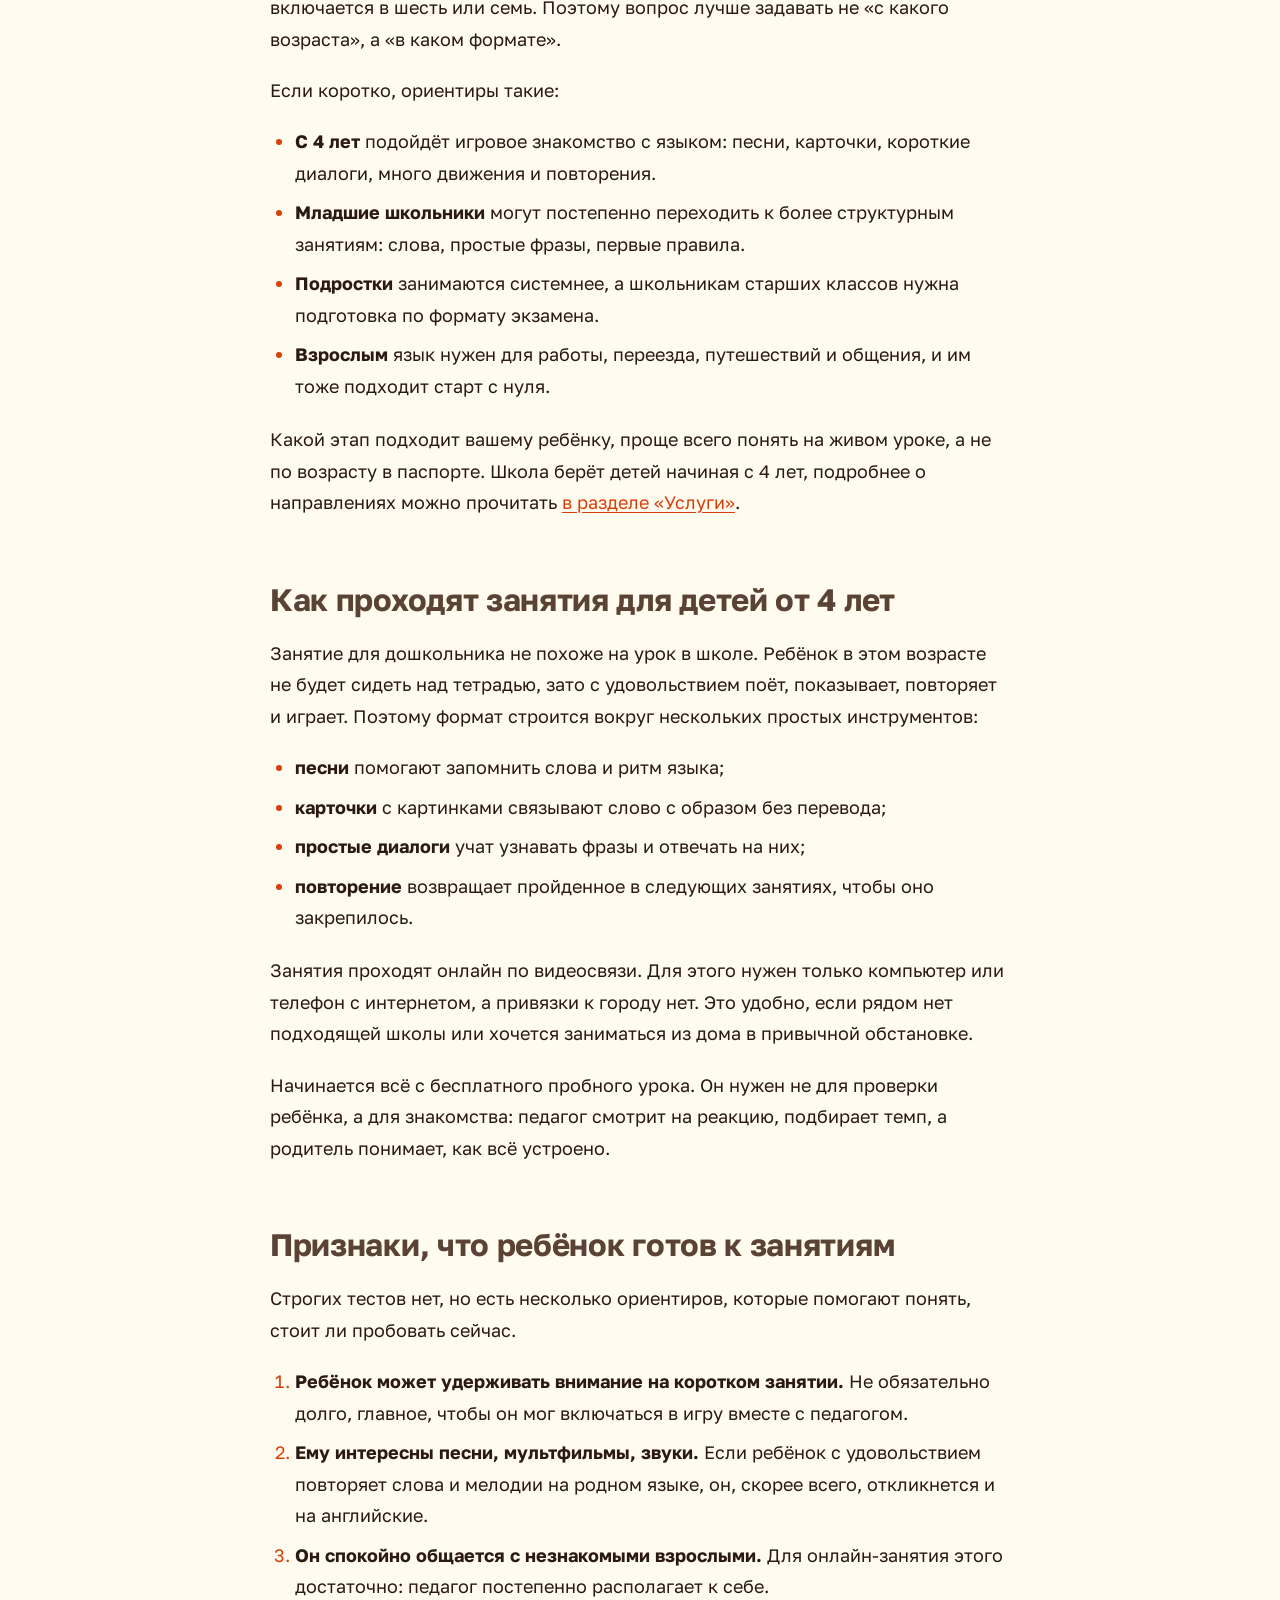
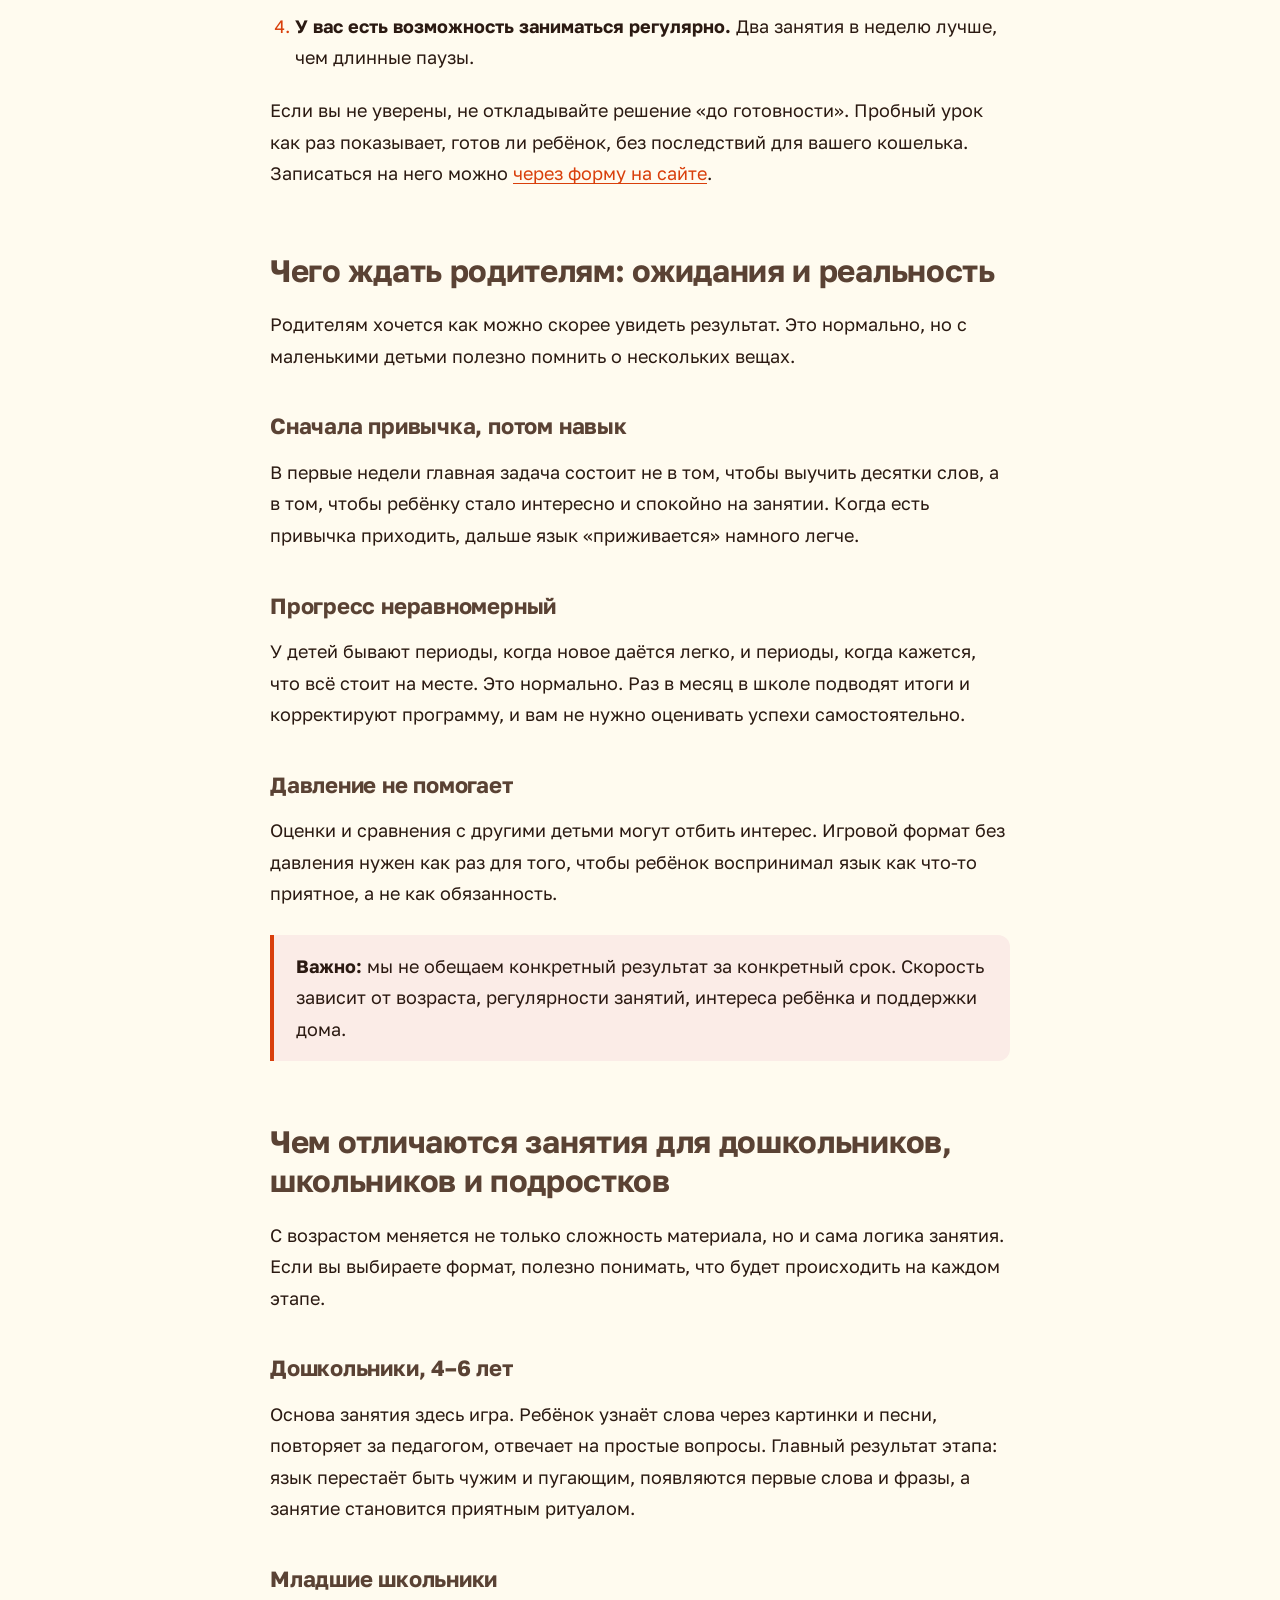
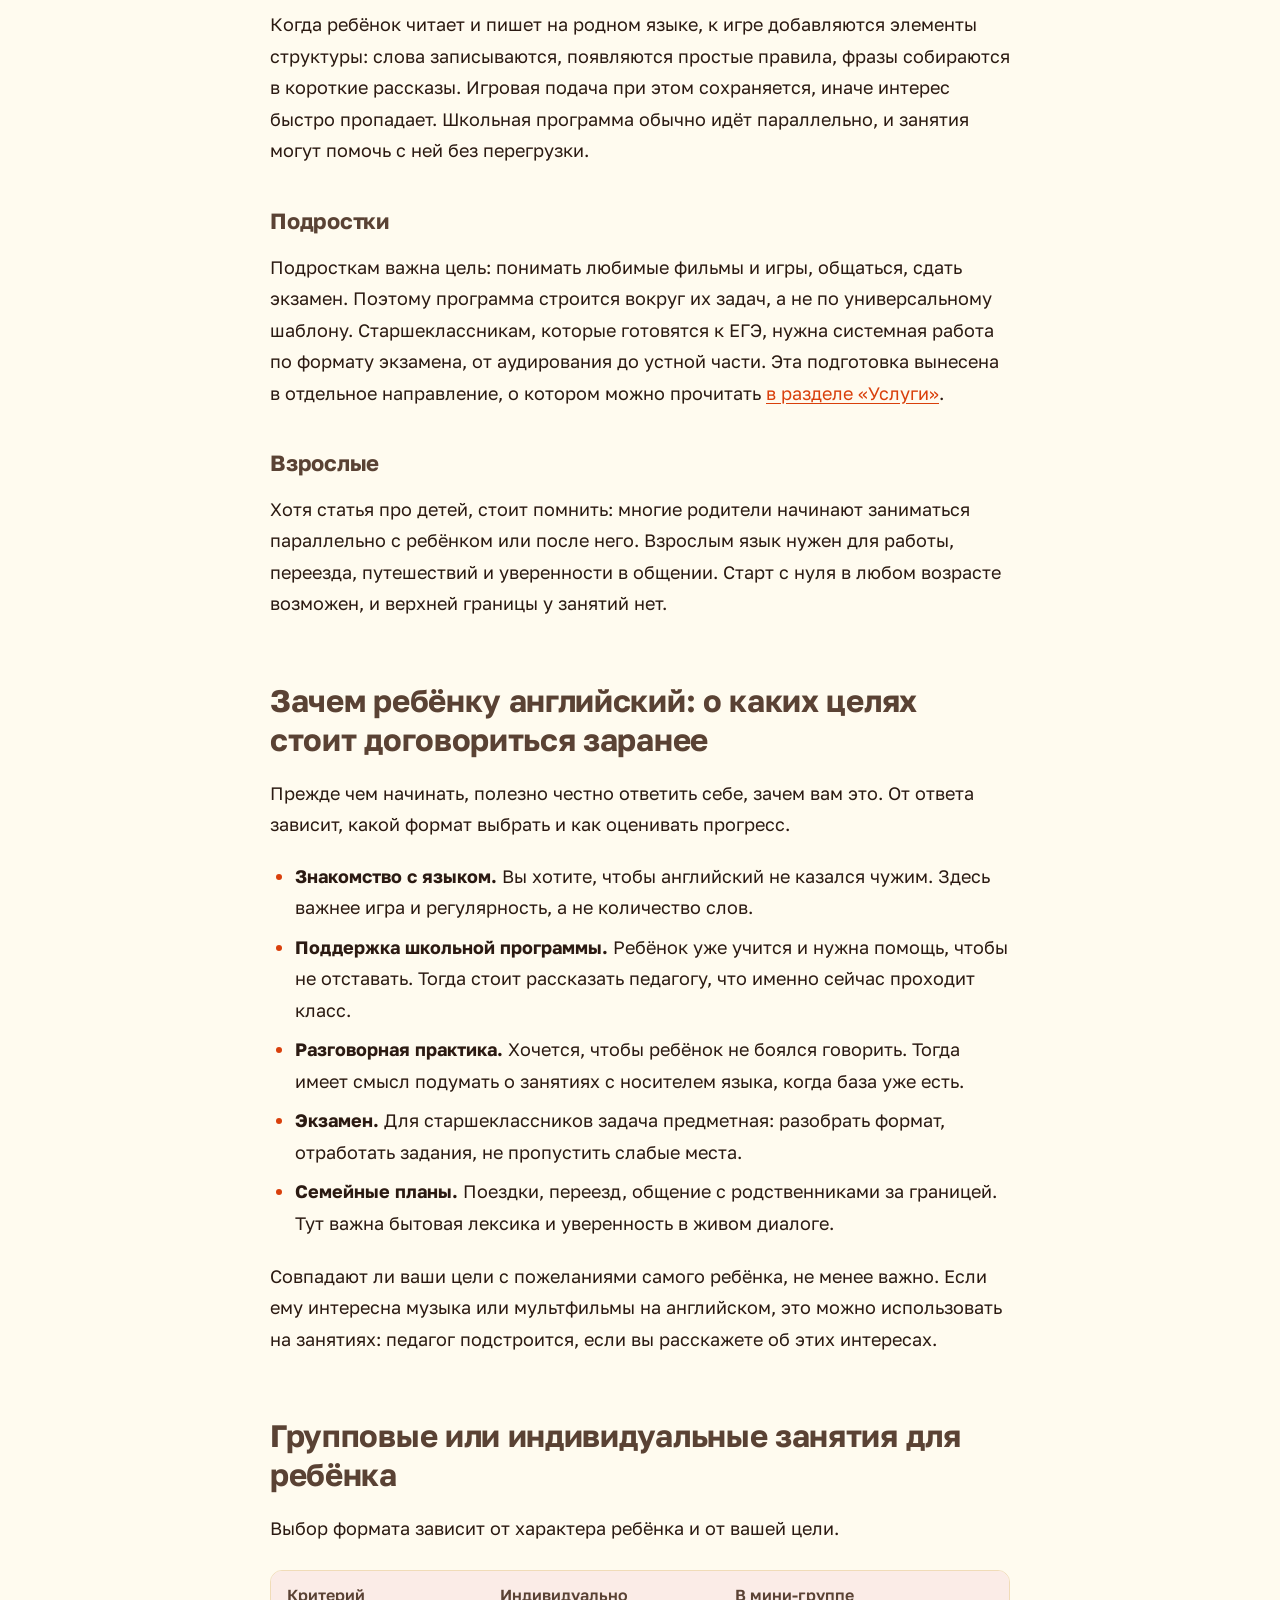
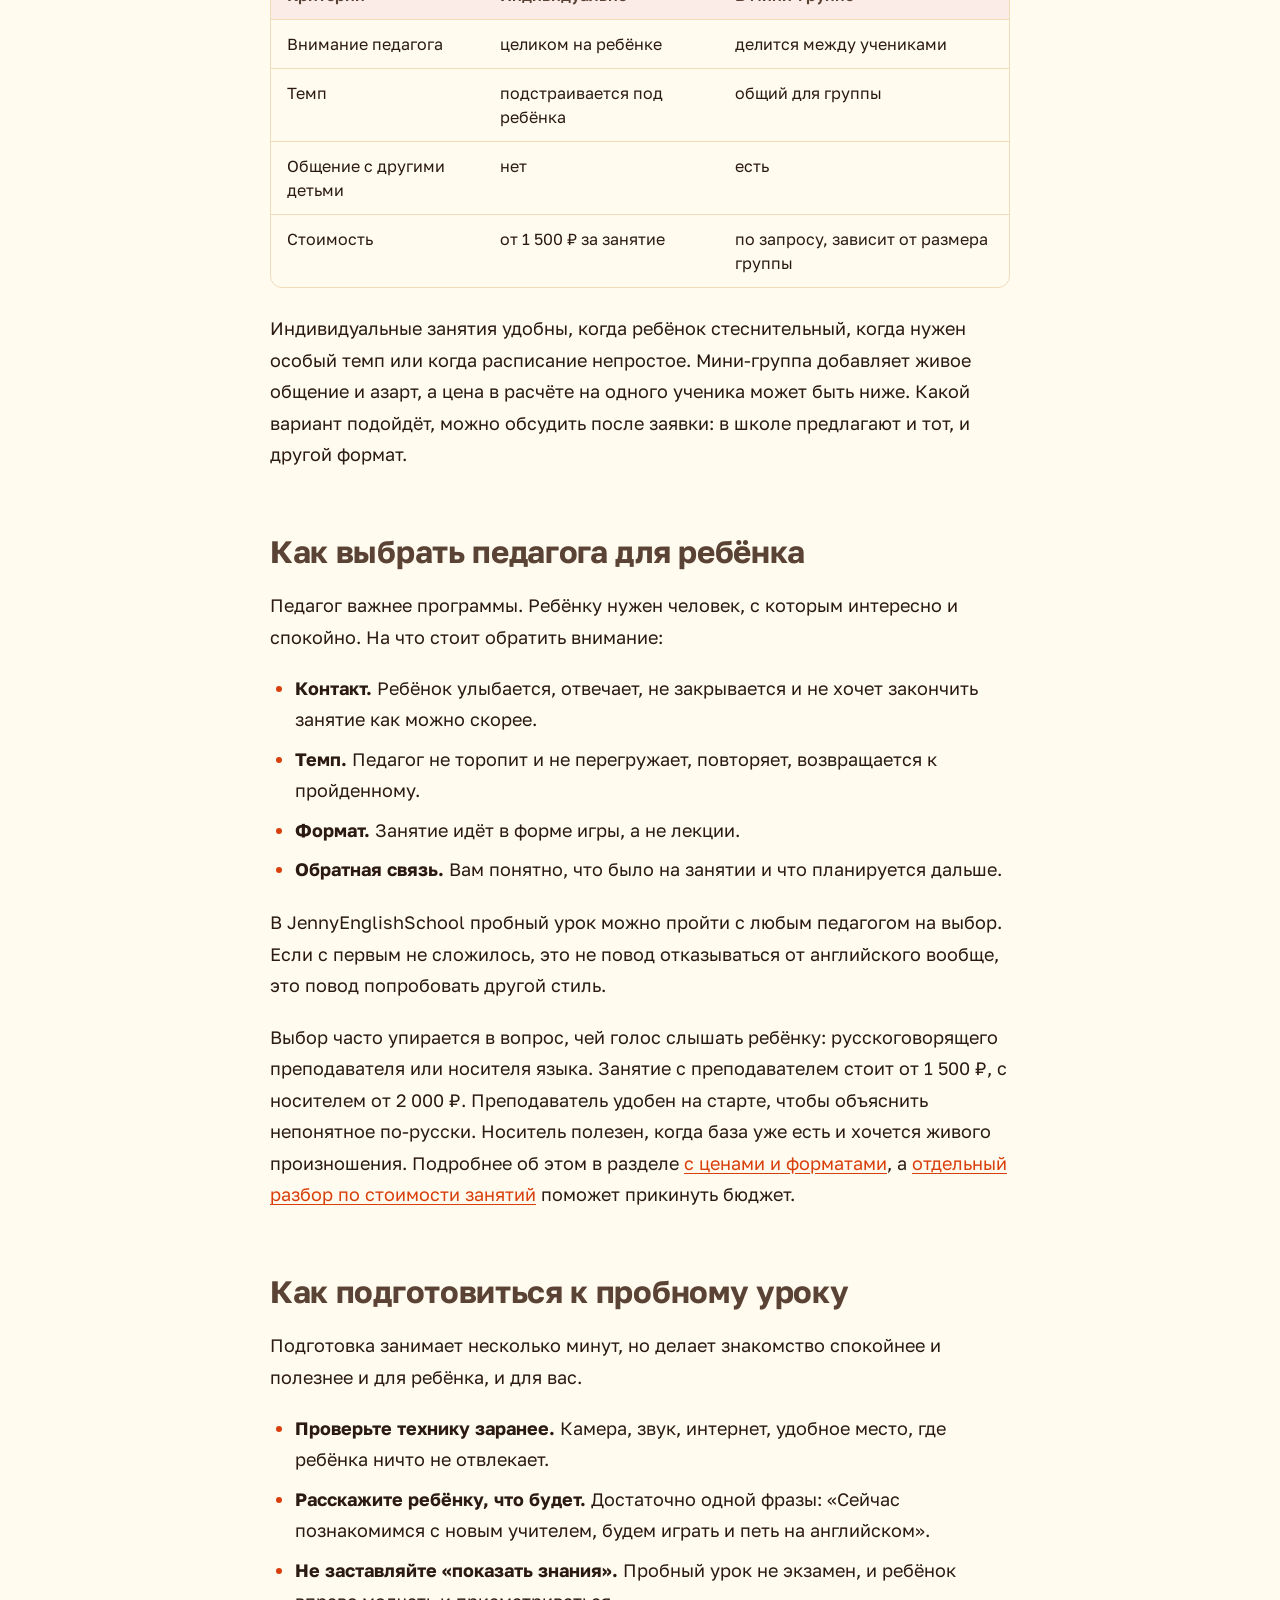
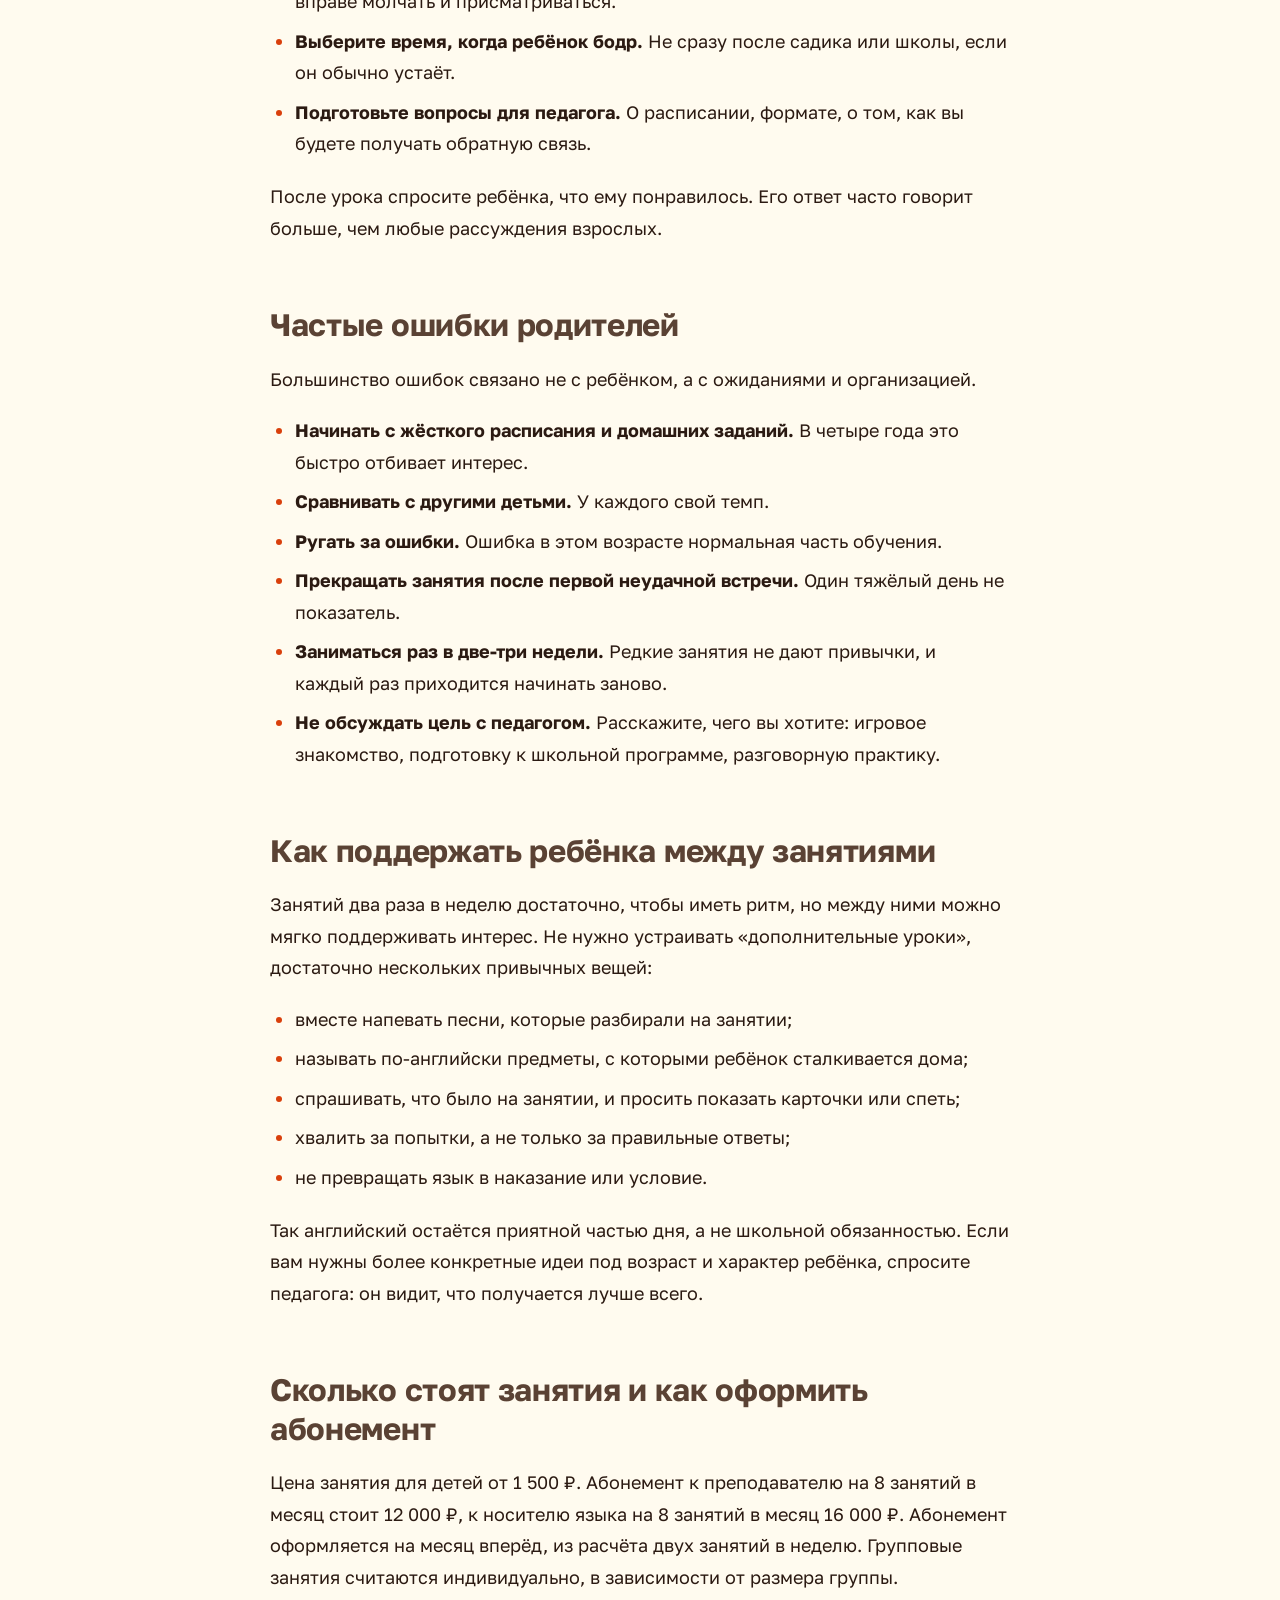
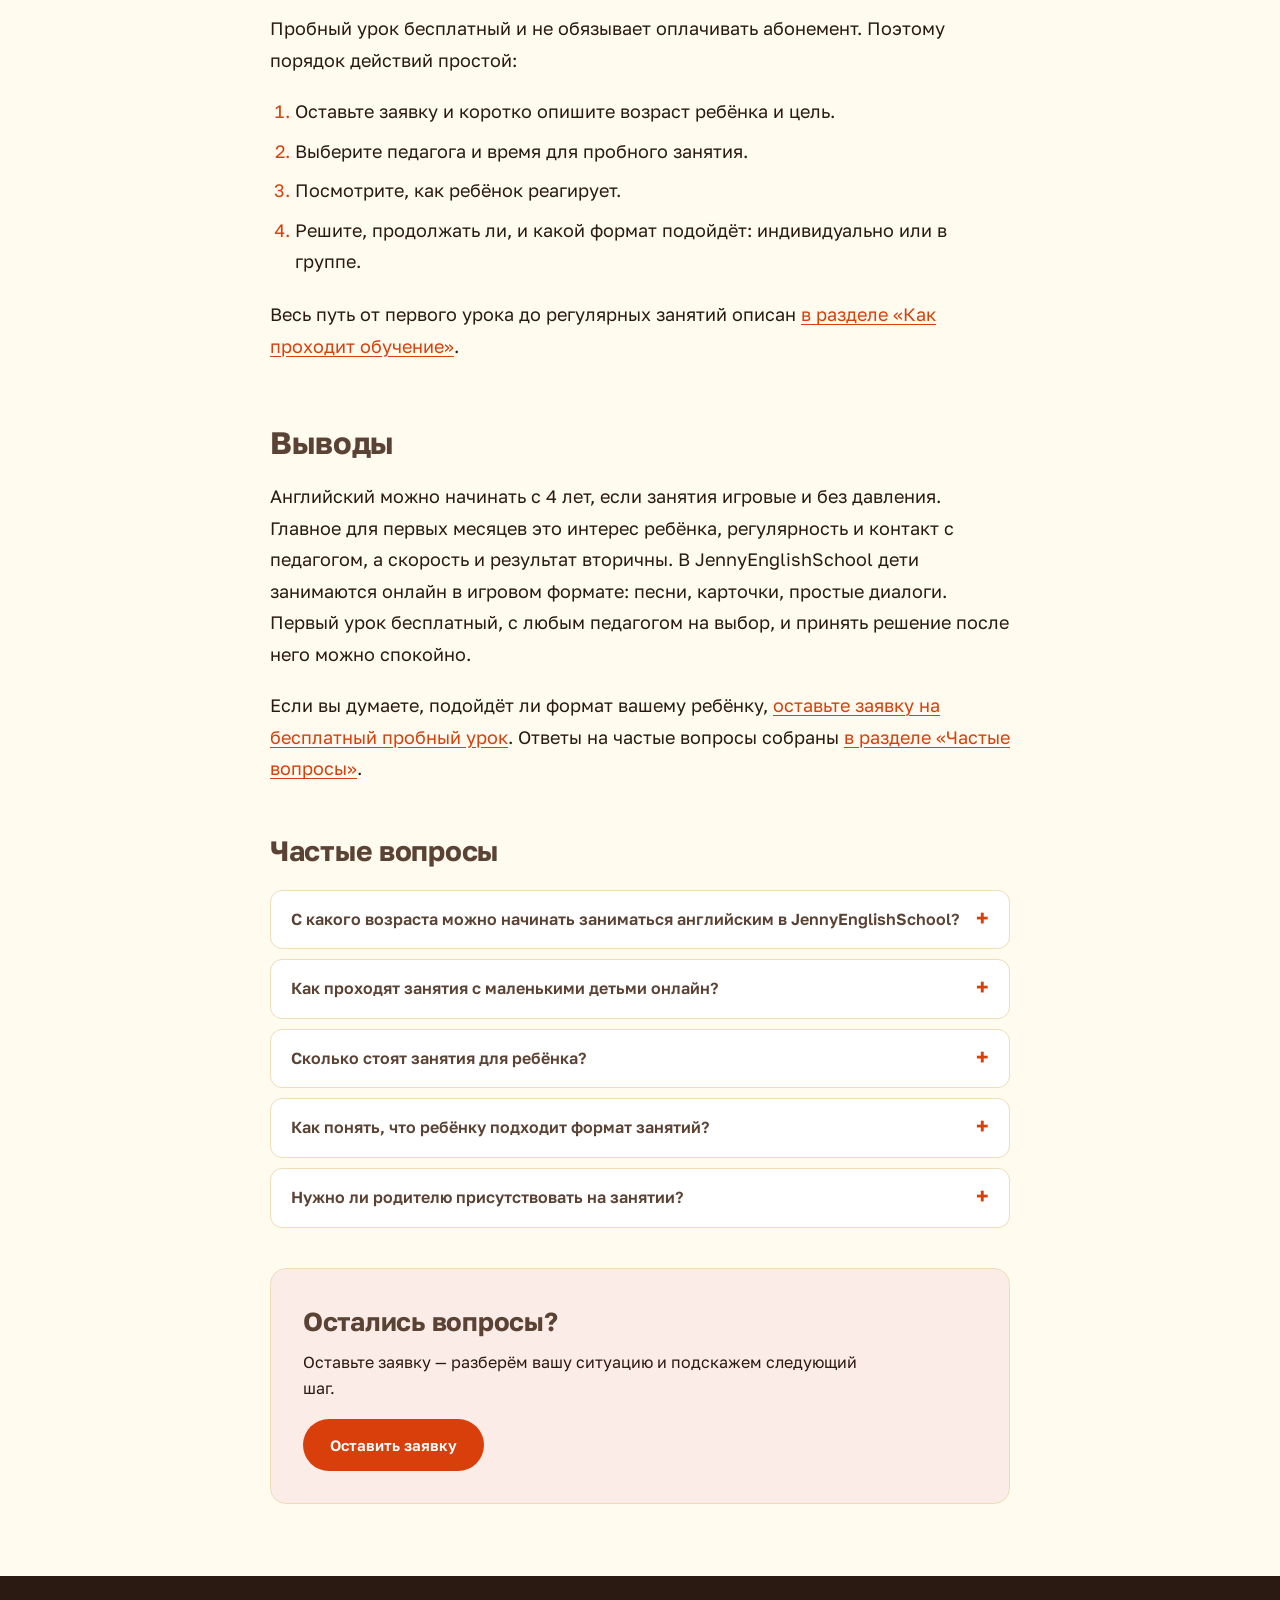
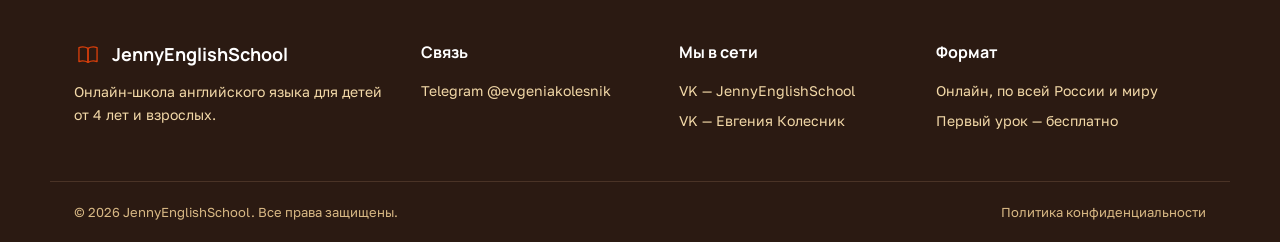
<file: blog/preview/7c12126ba07e/s-kakogo-vozrasta-angliiskii-rebenku/index.html>
<!DOCTYPE html>
<html lang="ru">
<head>
<meta charset="UTF-8">
<meta name="viewport" content="width=device-width, initial-scale=1.0">
<title>С какого возраста учить английский ребёнку</title>
<meta name="description" content="С какого возраста начинать английский с ребёнком, как проходят занятия с 4 лет, на что смотреть родителям и как устроен бесплатный пробный урок.">
<link rel="canonical" href="https://jennyenglishschool.ru/blog/s-kakogo-vozrasta-angliiskii-rebenku/">
<meta name="robots" content="noindex, nofollow">
<meta property="og:type" content="article">
<meta property="og:title" content="С какого возраста учить английский ребёнку">
<meta property="og:description" content="С какого возраста начинать английский с ребёнком, как проходят занятия с 4 лет, на что смотреть родителям и как устроен бесплатный пробный урок.">
<meta property="og:url" content="https://jennyenglishschool.ru/blog/s-kakogo-vozrasta-angliiskii-rebenku/">
<meta property="og:locale" content="ru_RU">

<link rel="alternate" type="application/rss+xml" title="JennyEnglishSchool — блог" href="https://jennyenglishschool.ru/feed.xml">

<link rel="preconnect" href="https://fonts.googleapis.com">
<link rel="preconnect" href="https://fonts.gstatic.com" crossorigin>
<link href="https://fonts.googleapis.com/css2?family=Manrope:wght@500..800&family=Golos+Text:wght@400..700&display=swap" rel="stylesheet">
<link rel="stylesheet" href="/styles.css">
<link rel="stylesheet" href="/blog/blog.css">
<link rel="stylesheet" href="/blog/blog.css">

</head>
<body class="b-page">
<header class="header" id="header">
  <div class="container header__inner">
    <a href="/#top" class="logo">
      <svg width="34" height="34" viewBox="0 0 34 34" fill="none" xmlns="http://www.w3.org/2000/svg">
        <path d="M6 8C6 8 12 6 17 9V26C12 23 6 25 6 25V8Z" stroke="#D93F0B" stroke-width="1.6" stroke-linejoin="round"/>
        <path d="M28 8C28 8 22 6 17 9V26C22 23 28 25 28 25V8Z" stroke="#D93F0B" stroke-width="1.6" stroke-linejoin="round"/>
        <circle cx="25" cy="7" r="2" fill="#FFC12E"/>
      </svg>
      <span class="logo__text">JennyEnglishSchool<span class="logo__suffix"> · школа языка</span></span>
    </a>
    <nav class="nav" id="nav">
      <a href="/#services">Услуги</a>
      <a href="/#price">Цены</a>
      <a href="/#process">Как проходит</a>
      <a href="/#who">Кому подходит</a>
      <a href="/#faq">Вопросы</a>
      <a href="/#contacts">Контакты</a>
    <!-- BLOGNAV:START --><!-- BLOGNAV:END --></nav>
    <div class="header__actions">
      <a href="https://t.me/evgeniakolesnik" target="_blank" rel="noopener" class="header__phone">@evgeniakolesnik</a>
      <a href="/#lead" class="btn btn--primary">Бесплатный пробный урок</a>
      <button class="burger" id="burger" aria-label="Меню"><span></span><span></span><span></span></button>
    </div>
  </div>
</header>
<main class="blog">

<article class="b-article">
  <nav class="b-crumbs" aria-label="Хлебные крошки"><a href="/">Главная</a><span>/</span><a href="/blog/">Блог</a></nav>
  <div class="b-preview">Черновик статьи. Эта страница не индексируется и не видна в блоге.</div>
  <header class="b-head">
    <div class="b-meta"><span class="b-chip">Английский для детей</span><time datetime="2026-11-24">24 ноября 2026</time><span>10 мин чтения</span></div>
    <h1>С какого возраста начинать английский с ребёнком: игровой формат с 4 лет</h1>
    <p class="b-lead">С какого возраста начинать английский с ребёнком, как проходят занятия с 4 лет, на что смотреть родителям и как устроен бесплатный пробный урок.</p>
    <p class="b-author">Автор: JennyEnglishSchool</p>
  </header>
  
  <nav class="b-toc" aria-label="Содержание"><strong>Содержание</strong><ol><li><a href="#s-kakogo-vozrasta-mozhno-nachinat-uchit-angliyskiy">С какого возраста можно начинать учить английский</a></li><li><a href="#kak-prohodyat-zanyatiya-dlya-detey-ot-4-let">Как проходят занятия для детей от 4 лет</a></li><li><a href="#priznaki-chto-rebenok-gotov-k-zanyatiyam">Признаки, что ребёнок готов к занятиям</a></li><li><a href="#chego-zhdat-roditelyam-ozhidaniya-i-realnost">Чего ждать родителям: ожидания и реальность</a></li><li><a href="#chem-otlichayutsya-zanyatiya-dlya-doshkolnikov-shkolnikov-i-">Чем отличаются занятия для дошкольников, школьников и подростков</a></li><li><a href="#zachem-rebenku-angliyskiy-o-kakih-celyah-stoit-dogovoritsya-">Зачем ребёнку английский: о каких целях стоит договориться заранее</a></li><li><a href="#gruppovye-ili-individualnye-zanyatiya-dlya-rebenka">Групповые или индивидуальные занятия для ребёнка</a></li><li><a href="#kak-vybrat-pedagoga-dlya-rebenka">Как выбрать педагога для ребёнка</a></li><li><a href="#kak-podgotovitsya-k-probnomu-uroku">Как подготовиться к пробному уроку</a></li><li><a href="#chastye-oshibki-roditeley">Частые ошибки родителей</a></li><li><a href="#kak-podderzhat-rebenka-mezhdu-zanyatiyami">Как поддержать ребёнка между занятиями</a></li><li><a href="#skolko-stoyat-zanyatiya-i-kak-oformit-abonement">Сколько стоят занятия и как оформить абонемент</a></li><li><a href="#vyvody">Выводы</a></li></ol></nav>
  <div class="b-content"><p>Английский можно начинать с 4 лет, если занятия построены как игра: с песнями, карточками и простыми диалогами. В JennyEnglishSchool дети занимаются именно в таком формате, а верхней границы возраста нет. Ниже разберём, как понять, готов ли ваш ребёнок, чем отличаются занятия для дошкольников от школьных, на что смотреть при выборе и как использовать бесплатный пробный урок, чтобы принять решение без спешки.</p>
<h2 id="s-kakogo-vozrasta-mozhno-nachinat-uchit-angliyskiy">С какого возраста можно начинать учить английский</h2>
<p>Единого «правильного» возраста для старта не существует. Все дети разные: одному в четыре года интересно повторять слова за педагогом, другой лучше включается в шесть или семь. Поэтому вопрос лучше задавать не «с какого возраста», а «в каком формате».</p>
<p>Если коротко, ориентиры такие:</p>
<ul><li><strong>С 4 лет</strong> подойдёт игровое знакомство с языком: песни, карточки, короткие диалоги, много движения и повторения.</li><li><strong>Младшие школьники</strong> могут постепенно переходить к более структурным занятиям: слова, простые фразы, первые правила.</li><li><strong>Подростки</strong> занимаются системнее, а школьникам старших классов нужна подготовка по формату экзамена.</li><li><strong>Взрослым</strong> язык нужен для работы, переезда, путешествий и общения, и им тоже подходит старт с нуля.</li></ul>
<p>Какой этап подходит вашему ребёнку, проще всего понять на живом уроке, а не по возрасту в паспорте. Школа берёт детей начиная с 4 лет, подробнее о направлениях можно прочитать <a href="/#services">в разделе «Услуги»</a>.</p>
<h2 id="kak-prohodyat-zanyatiya-dlya-detey-ot-4-let">Как проходят занятия для детей от 4 лет</h2>
<p>Занятие для дошкольника не похоже на урок в школе. Ребёнок в этом возрасте не будет сидеть над тетрадью, зато с удовольствием поёт, показывает, повторяет и играет. Поэтому формат строится вокруг нескольких простых инструментов:</p>
<ul><li><strong>песни</strong> помогают запомнить слова и ритм языка;</li><li><strong>карточки</strong> с картинками связывают слово с образом без перевода;</li><li><strong>простые диалоги</strong> учат узнавать фразы и отвечать на них;</li><li><strong>повторение</strong> возвращает пройденное в следующих занятиях, чтобы оно закрепилось.</li></ul>
<p>Занятия проходят онлайн по видеосвязи. Для этого нужен только компьютер или телефон с интернетом, а привязки к городу нет. Это удобно, если рядом нет подходящей школы или хочется заниматься из дома в привычной обстановке.</p>
<p>Начинается всё с бесплатного пробного урока. Он нужен не для проверки ребёнка, а для знакомства: педагог смотрит на реакцию, подбирает темп, а родитель понимает, как всё устроено.</p>
<h2 id="priznaki-chto-rebenok-gotov-k-zanyatiyam">Признаки, что ребёнок готов к занятиям</h2>
<p>Строгих тестов нет, но есть несколько ориентиров, которые помогают понять, стоит ли пробовать сейчас.</p>
<ol><li><strong>Ребёнок может удерживать внимание на коротком занятии.</strong> Не обязательно долго, главное, чтобы он мог включаться в игру вместе с педагогом.</li><li><strong>Ему интересны песни, мультфильмы, звуки.</strong> Если ребёнок с удовольствием повторяет слова и мелодии на родном языке, он, скорее всего, откликнется и на английские.</li><li><strong>Он спокойно общается с незнакомыми взрослыми.</strong> Для онлайн-занятия этого достаточно: педагог постепенно располагает к себе.</li><li><strong>У вас есть возможность заниматься регулярно.</strong> Два занятия в неделю лучше, чем длинные паузы.</li></ol>
<p>Если вы не уверены, не откладывайте решение «до готовности». Пробный урок как раз показывает, готов ли ребёнок, без последствий для вашего кошелька. Записаться на него можно <a href="/#lead">через форму на сайте</a>.</p>
<h2 id="chego-zhdat-roditelyam-ozhidaniya-i-realnost">Чего ждать родителям: ожидания и реальность</h2>
<p>Родителям хочется как можно скорее увидеть результат. Это нормально, но с маленькими детьми полезно помнить о нескольких вещах.</p>
<h3 id="snachala-privychka-potom-navyk">Сначала привычка, потом навык</h3>
<p>В первые недели главная задача состоит не в том, чтобы выучить десятки слов, а в том, чтобы ребёнку стало интересно и спокойно на занятии. Когда есть привычка приходить, дальше язык «приживается» намного легче.</p>
<h3 id="progress-neravnomernyy">Прогресс неравномерный</h3>
<p>У детей бывают периоды, когда новое даётся легко, и периоды, когда кажется, что всё стоит на месте. Это нормально. Раз в месяц в школе подводят итоги и корректируют программу, и вам не нужно оценивать успехи самостоятельно.</p>
<h3 id="davlenie-ne-pomogaet">Давление не помогает</h3>
<p>Оценки и сравнения с другими детьми могут отбить интерес. Игровой формат без давления нужен как раз для того, чтобы ребёнок воспринимал язык как что-то приятное, а не как обязанность.</p>
<blockquote><p><strong>Важно:</strong> мы не обещаем конкретный результат за конкретный срок. Скорость зависит от возраста, регулярности занятий, интереса ребёнка и поддержки дома.</p></blockquote>
<h2 id="chem-otlichayutsya-zanyatiya-dlya-doshkolnikov-shkolnikov-i-">Чем отличаются занятия для дошкольников, школьников и подростков</h2>
<p>С возрастом меняется не только сложность материала, но и сама логика занятия. Если вы выбираете формат, полезно понимать, что будет происходить на каждом этапе.</p>
<h3 id="doshkolniki-4-6-let">Дошкольники, 4–6 лет</h3>
<p>Основа занятия здесь игра. Ребёнок узнаёт слова через картинки и песни, повторяет за педагогом, отвечает на простые вопросы. Главный результат этапа: язык перестаёт быть чужим и пугающим, появляются первые слова и фразы, а занятие становится приятным ритуалом.</p>
<h3 id="mladshie-shkolniki">Младшие школьники</h3>
<p>Когда ребёнок читает и пишет на родном языке, к игре добавляются элементы структуры: слова записываются, появляются простые правила, фразы собираются в короткие рассказы. Игровая подача при этом сохраняется, иначе интерес быстро пропадает. Школьная программа обычно идёт параллельно, и занятия могут помочь с ней без перегрузки.</p>
<h3 id="podrostki">Подростки</h3>
<p>Подросткам важна цель: понимать любимые фильмы и игры, общаться, сдать экзамен. Поэтому программа строится вокруг их задач, а не по универсальному шаблону. Старшеклассникам, которые готовятся к ЕГЭ, нужна системная работа по формату экзамена, от аудирования до устной части. Эта подготовка вынесена в отдельное направление, о котором можно прочитать <a href="/#services">в разделе «Услуги»</a>.</p>
<h3 id="vzroslye">Взрослые</h3>
<p>Хотя статья про детей, стоит помнить: многие родители начинают заниматься параллельно с ребёнком или после него. Взрослым язык нужен для работы, переезда, путешествий и уверенности в общении. Старт с нуля в любом возрасте возможен, и верхней границы у занятий нет.</p>
<h2 id="zachem-rebenku-angliyskiy-o-kakih-celyah-stoit-dogovoritsya-">Зачем ребёнку английский: о каких целях стоит договориться заранее</h2>
<p>Прежде чем начинать, полезно честно ответить себе, зачем вам это. От ответа зависит, какой формат выбрать и как оценивать прогресс.</p>
<ul><li><strong>Знакомство с языком.</strong> Вы хотите, чтобы английский не казался чужим. Здесь важнее игра и регулярность, а не количество слов.</li><li><strong>Поддержка школьной программы.</strong> Ребёнок уже учится и нужна помощь, чтобы не отставать. Тогда стоит рассказать педагогу, что именно сейчас проходит класс.</li><li><strong>Разговорная практика.</strong> Хочется, чтобы ребёнок не боялся говорить. Тогда имеет смысл подумать о занятиях с носителем языка, когда база уже есть.</li><li><strong>Экзамен.</strong> Для старшеклассников задача предметная: разобрать формат, отработать задания, не пропустить слабые места.</li><li><strong>Семейные планы.</strong> Поездки, переезд, общение с родственниками за границей. Тут важна бытовая лексика и уверенность в живом диалоге.</li></ul>
<p>Совпадают ли ваши цели с пожеланиями самого ребёнка, не менее важно. Если ему интересна музыка или мультфильмы на английском, это можно использовать на занятиях: педагог подстроится, если вы расскажете об этих интересах.</p>
<h2 id="gruppovye-ili-individualnye-zanyatiya-dlya-rebenka">Групповые или индивидуальные занятия для ребёнка</h2>
<p>Выбор формата зависит от характера ребёнка и от вашей цели.</p>
<div class="b-table"><table><thead><tr><th>Критерий</th><th>Индивидуально</th><th>В мини-группе</th></tr></thead><tbody><tr><td>Внимание педагога</td><td>целиком на ребёнке</td><td>делится между учениками</td></tr><tr><td>Темп</td><td>подстраивается под ребёнка</td><td>общий для группы</td></tr><tr><td>Общение с другими детьми</td><td>нет</td><td>есть</td></tr><tr><td>Стоимость</td><td>от 1 500 ₽ за занятие</td><td>по запросу, зависит от размера группы</td></tr></tbody></table></div>
<p>Индивидуальные занятия удобны, когда ребёнок стеснительный, когда нужен особый темп или когда расписание непростое. Мини-группа добавляет живое общение и азарт, а цена в расчёте на одного ученика может быть ниже. Какой вариант подойдёт, можно обсудить после заявки: в школе предлагают и тот, и другой формат.</p>
<h2 id="kak-vybrat-pedagoga-dlya-rebenka">Как выбрать педагога для ребёнка</h2>
<p>Педагог важнее программы. Ребёнку нужен человек, с которым интересно и спокойно. На что стоит обратить внимание:</p>
<ul><li><strong>Контакт.</strong> Ребёнок улыбается, отвечает, не закрывается и не хочет закончить занятие как можно скорее.</li><li><strong>Темп.</strong> Педагог не торопит и не перегружает, повторяет, возвращается к пройденному.</li><li><strong>Формат.</strong> Занятие идёт в форме игры, а не лекции.</li><li><strong>Обратная связь.</strong> Вам понятно, что было на занятии и что планируется дальше.</li></ul>
<p>В JennyEnglishSchool пробный урок можно пройти с любым педагогом на выбор. Если с первым не сложилось, это не повод отказываться от английского вообще, это повод попробовать другой стиль.</p>
<p>Выбор часто упирается в вопрос, чей голос слышать ребёнку: русскоговорящего преподавателя или носителя языка. Занятие с преподавателем стоит от 1 500 ₽, с носителем от 2 000 ₽. Преподаватель удобен на старте, чтобы объяснить непонятное по-русски. Носитель полезен, когда база уже есть и хочется живого произношения. Подробнее об этом в разделе <a href="/#price">с ценами и форматами</a>, а <a href="/blog/skolko-stoit-angliiskii-onlain/">отдельный разбор по стоимости занятий</a> поможет прикинуть бюджет.</p>
<h2 id="kak-podgotovitsya-k-probnomu-uroku">Как подготовиться к пробному уроку</h2>
<p>Подготовка занимает несколько минут, но делает знакомство спокойнее и полезнее и для ребёнка, и для вас.</p>
<ul><li><strong>Проверьте технику заранее.</strong> Камера, звук, интернет, удобное место, где ребёнка ничто не отвлекает.</li><li><strong>Расскажите ребёнку, что будет.</strong> Достаточно одной фразы: «Сейчас познакомимся с новым учителем, будем играть и петь на английском».</li><li><strong>Не заставляйте «показать знания».</strong> Пробный урок не экзамен, и ребёнок вправе молчать и присматриваться.</li><li><strong>Выберите время, когда ребёнок бодр.</strong> Не сразу после садика или школы, если он обычно устаёт.</li><li><strong>Подготовьте вопросы для педагога.</strong> О расписании, формате, о том, как вы будете получать обратную связь.</li></ul>
<p>После урока спросите ребёнка, что ему понравилось. Его ответ часто говорит больше, чем любые рассуждения взрослых.</p>
<h2 id="chastye-oshibki-roditeley">Частые ошибки родителей</h2>
<p>Большинство ошибок связано не с ребёнком, а с ожиданиями и организацией.</p>
<ul><li><strong>Начинать с жёсткого расписания и домашних заданий.</strong> В четыре года это быстро отбивает интерес.</li><li><strong>Сравнивать с другими детьми.</strong> У каждого свой темп.</li><li><strong>Ругать за ошибки.</strong> Ошибка в этом возрасте нормальная часть обучения.</li><li><strong>Прекращать занятия после первой неудачной встречи.</strong> Один тяжёлый день не показатель.</li><li><strong>Заниматься раз в две-три недели.</strong> Редкие занятия не дают привычки, и каждый раз приходится начинать заново.</li><li><strong>Не обсуждать цель с педагогом.</strong> Расскажите, чего вы хотите: игровое знакомство, подготовку к школьной программе, разговорную практику.</li></ul>
<h2 id="kak-podderzhat-rebenka-mezhdu-zanyatiyami">Как поддержать ребёнка между занятиями</h2>
<p>Занятий два раза в неделю достаточно, чтобы иметь ритм, но между ними можно мягко поддерживать интерес. Не нужно устраивать «дополнительные уроки», достаточно нескольких привычных вещей:</p>
<ul><li>вместе напевать песни, которые разбирали на занятии;</li><li>называть по-английски предметы, с которыми ребёнок сталкивается дома;</li><li>спрашивать, что было на занятии, и просить показать карточки или спеть;</li><li>хвалить за попытки, а не только за правильные ответы;</li><li>не превращать язык в наказание или условие.</li></ul>
<p>Так английский остаётся приятной частью дня, а не школьной обязанностью. Если вам нужны более конкретные идеи под возраст и характер ребёнка, спросите педагога: он видит, что получается лучше всего.</p>
<h2 id="skolko-stoyat-zanyatiya-i-kak-oformit-abonement">Сколько стоят занятия и как оформить абонемент</h2>
<p>Цена занятия для детей от 1 500 ₽. Абонемент к преподавателю на 8 занятий в месяц стоит 12 000 ₽, к носителю языка на 8 занятий в месяц 16 000 ₽. Абонемент оформляется на месяц вперёд, из расчёта двух занятий в неделю. Групповые занятия считаются индивидуально, в зависимости от размера группы.</p>
<p>Пробный урок бесплатный и не обязывает оплачивать абонемент. Поэтому порядок действий простой:</p>
<ol><li>Оставьте заявку и коротко опишите возраст ребёнка и цель.</li><li>Выберите педагога и время для пробного занятия.</li><li>Посмотрите, как ребёнок реагирует.</li><li>Решите, продолжать ли, и какой формат подойдёт: индивидуально или в группе.</li></ol>
<p>Весь путь от первого урока до регулярных занятий описан <a href="/#process">в разделе «Как проходит обучение»</a>.</p>
<h2 id="vyvody">Выводы</h2>
<p>Английский можно начинать с 4 лет, если занятия игровые и без давления. Главное для первых месяцев это интерес ребёнка, регулярность и контакт с педагогом, а скорость и результат вторичны. В JennyEnglishSchool дети занимаются онлайн в игровом формате: песни, карточки, простые диалоги. Первый урок бесплатный, с любым педагогом на выбор, и принять решение после него можно спокойно.</p>
<p>Если вы думаете, подойдёт ли формат вашему ребёнку, <a href="/#lead">оставьте заявку на бесплатный пробный урок</a>. Ответы на частые вопросы собраны <a href="/#faq">в разделе «Частые вопросы»</a>.</p></div>
  <section class="b-faq"><h2>Частые вопросы</h2><details><summary>С какого возраста можно начинать заниматься английским в JennyEnglishSchool?</summary><p>Школа берёт детей с 4 лет. Для дошкольников занятия строятся в игровой форме: песни, карточки, простые диалоги. Верхней границы возраста нет, заниматься можно и школьникам, и взрослым.</p></details><details><summary>Как проходят занятия с маленькими детьми онлайн?</summary><p>Занятия идут по видеосвязи в удобное время. Нужен компьютер или телефон с интернетом. Формат игровой: знакомство с языком через песни, карточки и простые диалоги, без давления и оценок.</p></details><details><summary>Сколько стоят занятия для ребёнка?</summary><p>Цена занятия от 1 500 ₽. Абонемент к преподавателю на 8 занятий в месяц стоит 12 000 ₽. Первый урок бесплатный, с любым педагогом на выбор, без обязательства покупать абонемент.</p></details><details><summary>Как понять, что ребёнку подходит формат занятий?</summary><p>Лучше всего это видно на пробном уроке. Обратите внимание, интересно ли ребёнку, откликается ли он на педагога и хочет ли прийти на следующее занятие. Поспешных выводов после одной встречи делать не нужно.</p></details><details><summary>Нужно ли родителю присутствовать на занятии?</summary><p>С маленькими детьми поначалу удобно, чтобы родитель был рядом, помогал с техникой и поддерживал. Как только ребёнок освоится, участие можно сокращать. Это стоит обсудить с педагогом на пробном уроке.</p></details></section>
  
  <aside class="b-cta"><h2>Остались вопросы?</h2><p>Оставьте заявку — разберём вашу ситуацию и подскажем следующий шаг.</p><a class="btn btn--primary b-cta__btn" href="/#lead">Оставить заявку</a></aside>
</article>

</main>
<footer class="footer" id="contacts">
  <div class="container footer__inner">
    <div class="footer__col">
      <a href="/#top" class="logo logo--footer">
        <svg width="28" height="28" viewBox="0 0 34 34" fill="none" xmlns="http://www.w3.org/2000/svg">
          <path d="M6 8C6 8 12 6 17 9V26C12 23 6 25 6 25V8Z" stroke="#D93F0B" stroke-width="1.6" stroke-linejoin="round"/>
          <path d="M28 8C28 8 22 6 17 9V26C22 23 28 25 28 25V8Z" stroke="#D93F0B" stroke-width="1.6" stroke-linejoin="round"/>
        </svg>
        <span>JennyEnglishSchool</span>
      </a>
      <p>Онлайн-школа английского языка для детей от 4 лет и взрослых.</p>
    </div>
    <div class="footer__col">
      <h4>Связь</h4>
      <p><a href="https://t.me/evgeniakolesnik" target="_blank" rel="noopener">Telegram @evgeniakolesnik</a></p>
    </div>
    <div class="footer__col">
      <h4>Мы в сети</h4>
      <p><a href="https://vk.ru/jennyenglish" target="_blank" rel="noopener">VK — JennyEnglishSchool</a></p>
      <p><a href="https://vk.ru/evgeniakls" target="_blank" rel="noopener">VK — Евгения Колесник</a></p>
    </div>
    <div class="footer__col">
      <h4>Формат</h4>
      <p>Онлайн, по всей России и миру</p>
      <p>Первый урок — бесплатно</p>
    </div>
  </div>
  <div class="container footer__bottom">
    <p>© <span id="year"></span> JennyEnglishSchool. Все права защищены.</p>
    <a href="/privacy.html">Политика конфиденциальности</a>
  </div>
</footer>
<script src="/script.js" defer></script>

</body>
</html>
</file>
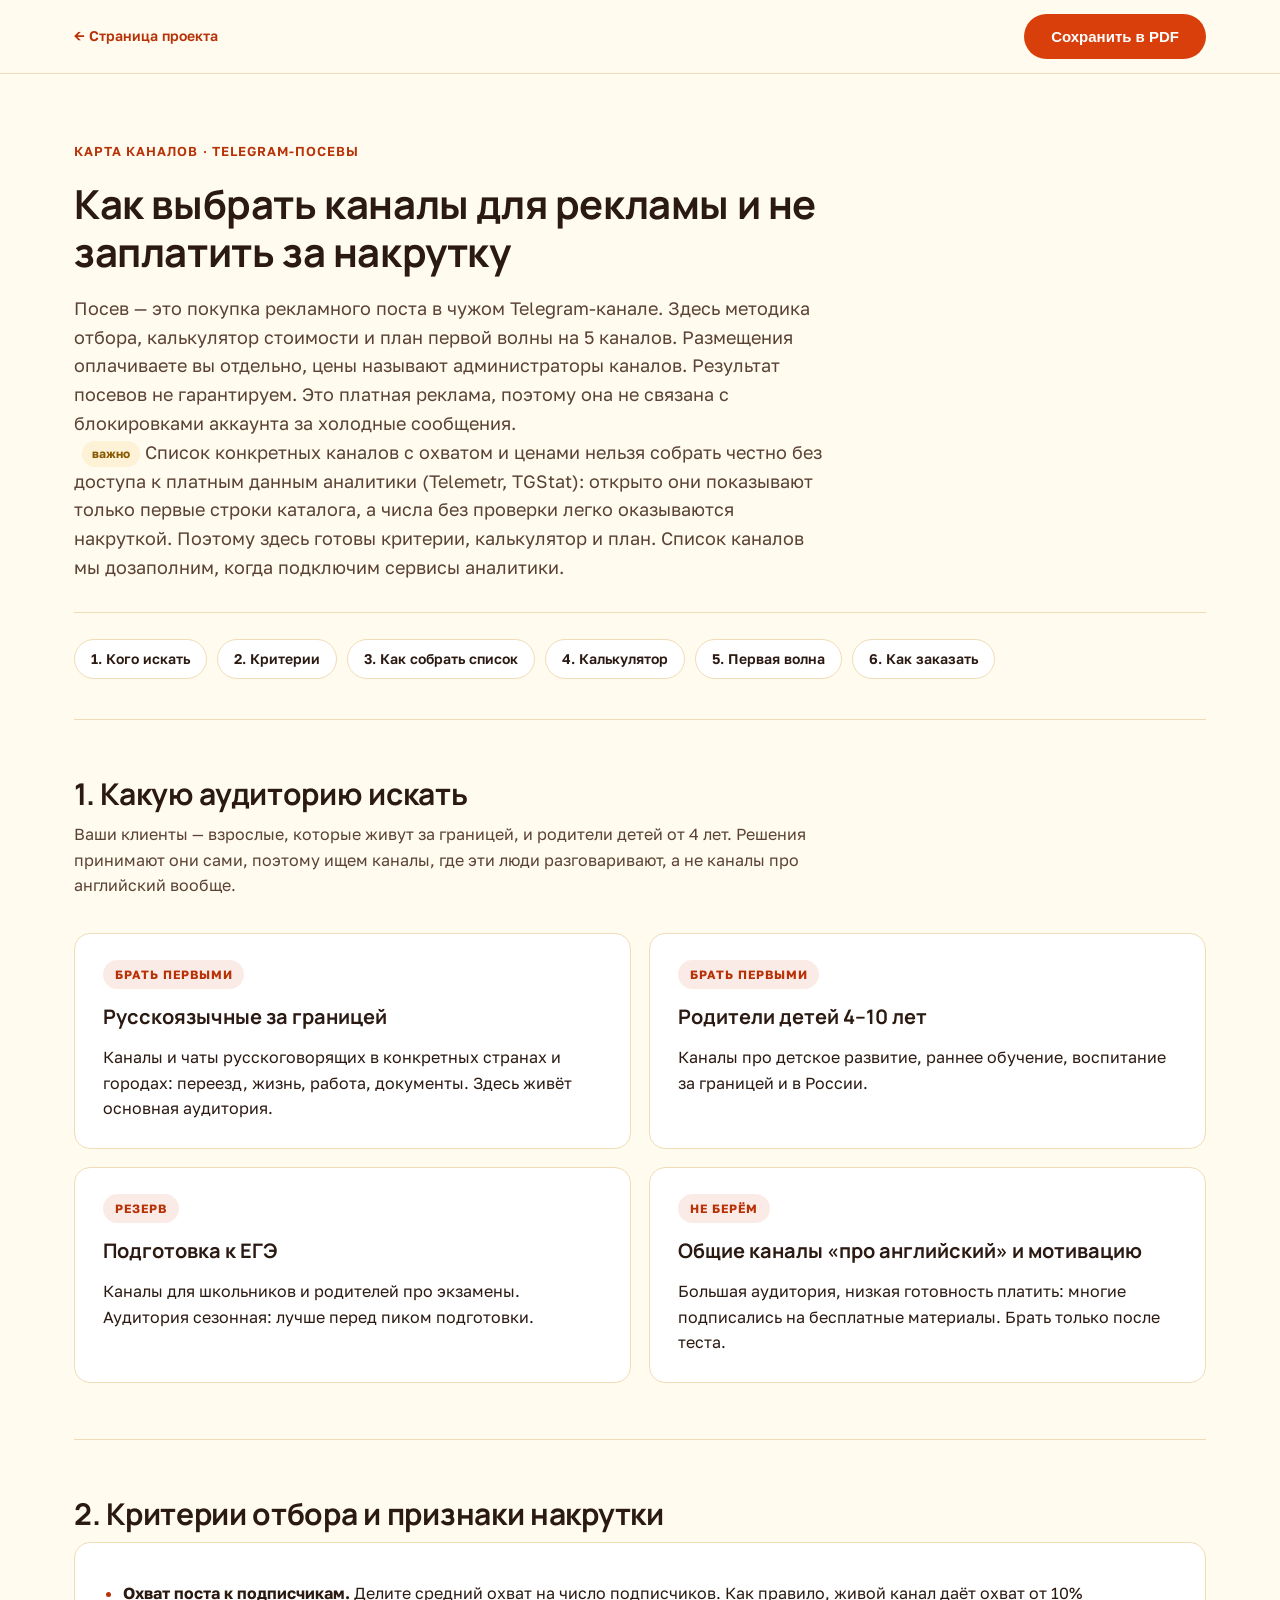
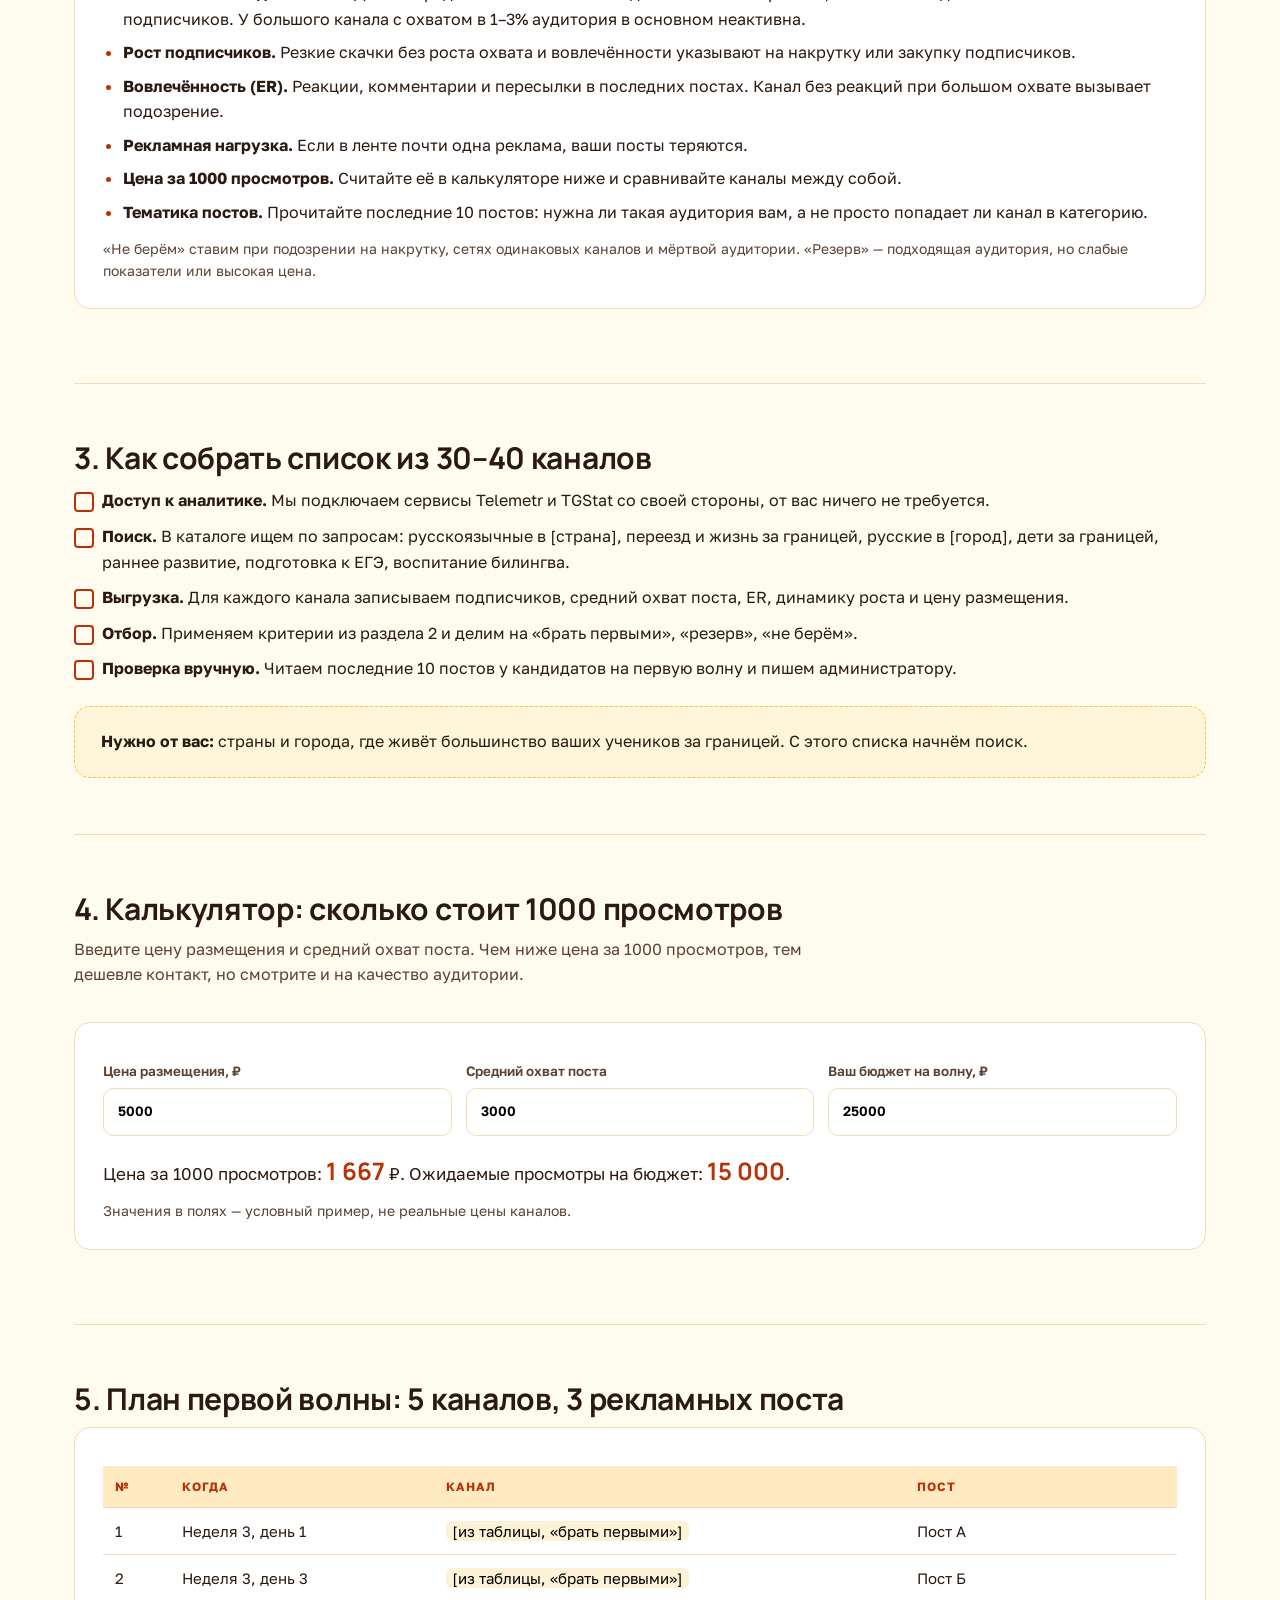
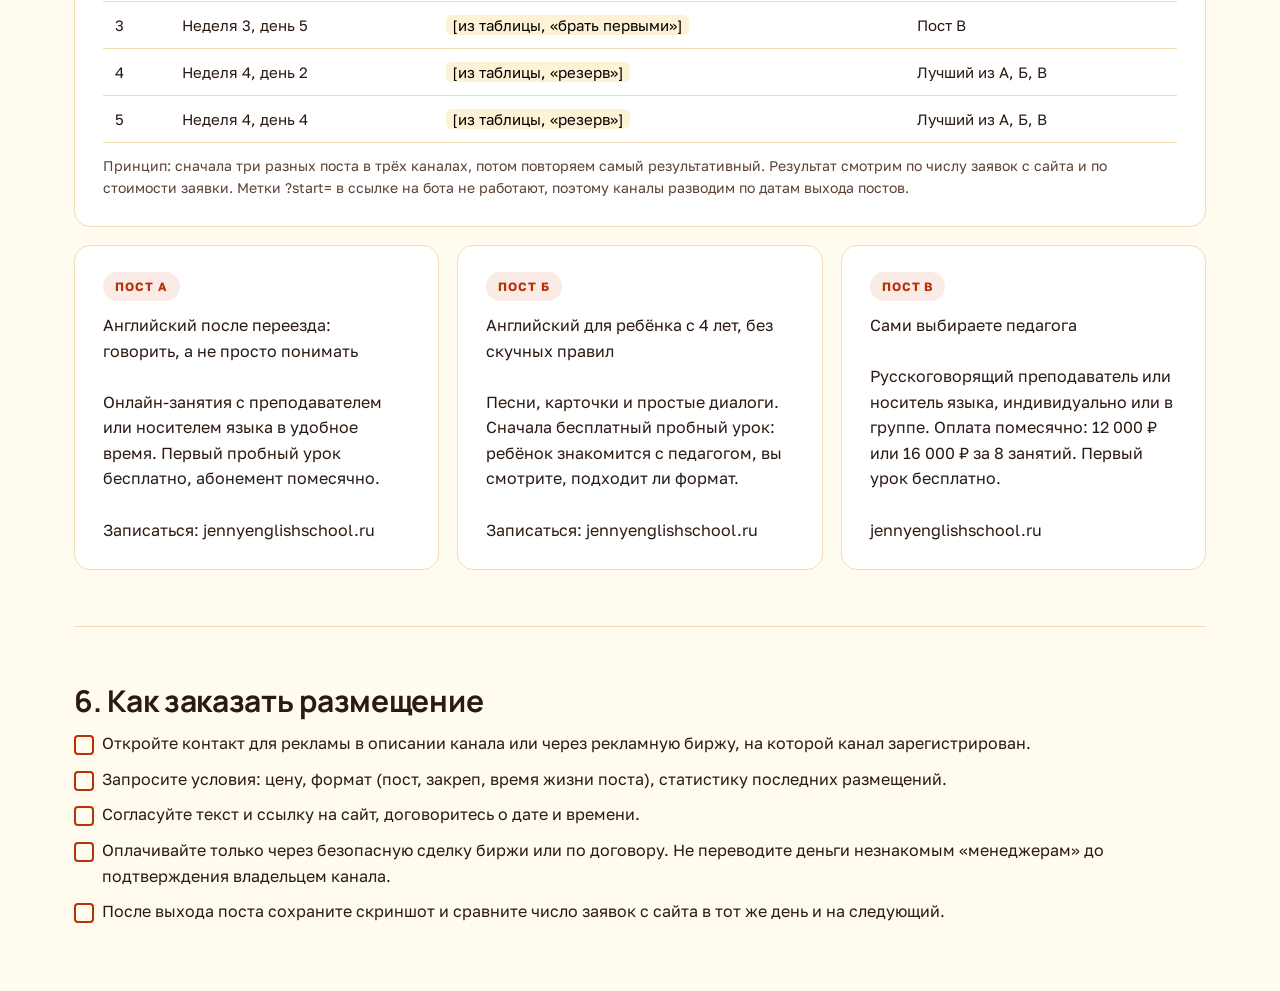
<file: channels.html>
<!DOCTYPE html>
<html lang="ru">
<head>
<meta charset="UTF-8">
<meta name="viewport" content="width=device-width, initial-scale=1.0">
<title>Карта каналов для посевов в Telegram — JennyEnglishSchool</title>
<meta name="description" content="Как отобрать Telegram-каналы для рекламных посевов: кого искать, критерии, калькулятор стоимости и план первой волны.">
<meta name="robots" content="noindex">
<link rel="preconnect" href="https://fonts.googleapis.com">
<link rel="preconnect" href="https://fonts.gstatic.com" crossorigin>
<link href="https://fonts.googleapis.com/css2?family=Manrope:wght@500..800&family=Golos+Text:wght@400..700&display=swap" rel="stylesheet">
<link rel="stylesheet" href="styles.css">
<link rel="stylesheet" href="materials.css?v=3">
<style>
  .calc-box { display: grid; grid-template-columns: repeat(3, 1fr); gap: 14px; margin-top: 12px; }
  .calc-box label { display: flex; flex-direction: column; gap: 6px; font-size: 13.5px; font-weight: 600; color: var(--clr-ink-soft); }
  .calc-box input { padding: 12px 14px; border: 1px solid var(--clr-border); border-radius: 10px; font: inherit; }
  .calc-out { margin-top: 16px; font-size: 17px; }
  .calc-out b { color: var(--clr-accent-dark); font-family: var(--font-head); font-size: 24px; }
  .ph { background: #fdf1d6; padding: 1px 6px; border-radius: 6px; }
  @media (max-width: 860px) { .calc-box { grid-template-columns: 1fr; } }
</style>
</head>
<body>

<div class="doc-bar">
  <div class="doc-bar__inner">
    <a href="report/" class="doc-bar__back">← <span>Страница проекта</span></a>
    <div class="doc-bar__actions">
      <button class="btn btn--primary" onclick="window.print()">Сохранить в PDF</button>
    </div>
  </div>
</div>

<div class="container">

  <section class="doc-hero">
    <p class="eyebrow">Карта каналов · Telegram-посевы</p>
    <h1>Как выбрать каналы для рекламы и не заплатить за накрутку</h1>
    <p class="doc-hero__lead">Посев — это покупка рекламного поста в чужом Telegram-канале. Здесь методика отбора, калькулятор стоимости и план первой волны на 5 каналов. Размещения оплачиваете вы отдельно, цены называют администраторы каналов. Результат посевов не гарантируем. Это платная реклама, поэтому она не связана с блокировками аккаунта за холодные сообщения.</p>
    <p class="doc-hero__lead"><span class="draft">важно</span> Список конкретных каналов с охватом и ценами нельзя собрать честно без доступа к платным данным аналитики (Telemetr, TGStat): открыто они показывают только первые строки каталога, а числа без проверки легко оказываются накруткой. Поэтому здесь готовы критерии, калькулятор и план. Список каналов мы дозаполним, когда подключим сервисы аналитики.</p>
    <nav class="toc">
      <a href="#who">1. Кого искать</a>
      <a href="#rules">2. Критерии</a>
      <a href="#data">3. Как собрать список</a>
      <a href="#calc">4. Калькулятор</a>
      <a href="#wave">5. Первая волна</a>
      <a href="#order">6. Как заказать</a>
    </nav>
  </section>

  <section class="doc-section" id="who">
    <h2>1. Какую аудиторию искать</h2>
    <p class="doc-section__lead">Ваши клиенты — взрослые, которые живут за границей, и родители детей от 4 лет. Решения принимают они сами, поэтому ищем каналы, где эти люди разговаривают, а не каналы про английский вообще.</p>
    <div class="grid-2">
      <div class="card"><span class="tag">Брать первыми</span><p class="card__title">Русскоязычные за границей</p>
        <p>Каналы и чаты русскоговорящих в конкретных странах и городах: переезд, жизнь, работа, документы. Здесь живёт основная аудитория.</p></div>
      <div class="card"><span class="tag">Брать первыми</span><p class="card__title">Родители детей 4–10 лет</p>
        <p>Каналы про детское развитие, раннее обучение, воспитание за границей и в России.</p></div>
      <div class="card"><span class="tag">Резерв</span><p class="card__title">Подготовка к ЕГЭ</p>
        <p>Каналы для школьников и родителей про экзамены. Аудитория сезонная: лучше перед пиком подготовки.</p></div>
      <div class="card"><span class="tag">Не берём</span><p class="card__title">Общие каналы «про английский» и мотивацию</p>
        <p>Большая аудитория, низкая готовность платить: многие подписались на бесплатные материалы. Брать только после теста.</p></div>
    </div>
  </section>

  <section class="doc-section" id="rules">
    <h2>2. Критерии отбора и признаки накрутки</h2>
    <div class="card">
      <ul class="ul">
        <li><b>Охват поста к подписчикам.</b> Делите средний охват на число подписчиков. Как правило, живой канал даёт охват от 10% подписчиков. У большого канала с охватом в 1–3% аудитория в основном неактивна.</li>
        <li><b>Рост подписчиков.</b> Резкие скачки без роста охвата и вовлечённости указывают на накрутку или закупку подписчиков.</li>
        <li><b>Вовлечённость (ER).</b> Реакции, комментарии и пересылки в последних постах. Канал без реакций при большом охвате вызывает подозрение.</li>
        <li><b>Рекламная нагрузка.</b> Если в ленте почти одна реклама, ваши посты теряются.</li>
        <li><b>Цена за 1000 просмотров.</b> Считайте её в калькуляторе ниже и сравнивайте каналы между собой.</li>
        <li><b>Тематика постов.</b> Прочитайте последние 10 постов: нужна ли такая аудитория вам, а не просто попадает ли канал в категорию.</li>
      </ul>
      <p class="card__note">«Не берём» ставим при подозрении на накрутку, сетях одинаковых каналов и мёртвой аудитории. «Резерв» — подходящая аудитория, но слабые показатели или высокая цена.</p>
    </div>
  </section>

  <section class="doc-section" id="data">
    <h2>3. Как собрать список из 30–40 каналов</h2>
    <ol class="ul checklist" style="list-style:none;margin-left:0">
      <li><b>Доступ к аналитике.</b> Мы подключаем сервисы Telemetr и TGStat со своей стороны, от вас ничего не требуется.</li>
      <li><b>Поиск.</b> В каталоге ищем по запросам: русскоязычные в [страна], переезд и жизнь за границей, русские в [город], дети за границей, раннее развитие, подготовка к ЕГЭ, воспитание билингва.</li>
      <li><b>Выгрузка.</b> Для каждого канала записываем подписчиков, средний охват поста, ER, динамику роста и цену размещения.</li>
      <li><b>Отбор.</b> Применяем критерии из раздела 2 и делим на «брать первыми», «резерв», «не берём».</li>
      <li><b>Проверка вручную.</b> Читаем последние 10 постов у кандидатов на первую волну и пишем администратору.</li>
    </ol>
    <div class="tip"><strong>Нужно от вас:</strong> страны и города, где живёт большинство ваших учеников за границей. С этого списка начнём поиск.</div>
  </section>

  <section class="doc-section" id="calc">
    <h2>4. Калькулятор: сколько стоит 1000 просмотров</h2>
    <p class="doc-section__lead">Введите цену размещения и средний охват поста. Чем ниже цена за 1000 просмотров, тем дешевле контакт, но смотрите и на качество аудитории.</p>
    <div class="card">
      <div class="calc-box">
        <label>Цена размещения, ₽<input id="price" type="number" min="0" value="5000"></label>
        <label>Средний охват поста<input id="reach" type="number" min="0" value="3000"></label>
        <label>Ваш бюджет на волну, ₽<input id="budget" type="number" min="0" value="25000"></label>
      </div>
      <p class="calc-out">Цена за 1000 просмотров: <b id="cpm">—</b> ₽. Ожидаемые просмотры на бюджет: <b id="views">—</b>.</p>
      <p class="card__note">Значения в полях — условный пример, не реальные цены каналов.</p>
    </div>
  </section>

  <section class="doc-section" id="wave">
    <h2>5. План первой волны: 5 каналов, 3 рекламных поста</h2>
    <div class="card">
      <div class="tbl-wrap"><table class="tbl">
        <tr><th>№</th><th>Когда</th><th>Канал</th><th>Пост</th></tr>
        <tr><td>1</td><td>Неделя 3, день 1</td><td><mark class="ph">[из таблицы, «брать первыми»]</mark></td><td>Пост А</td></tr>
        <tr><td>2</td><td>Неделя 3, день 3</td><td><mark class="ph">[из таблицы, «брать первыми»]</mark></td><td>Пост Б</td></tr>
        <tr><td>3</td><td>Неделя 3, день 5</td><td><mark class="ph">[из таблицы, «брать первыми»]</mark></td><td>Пост В</td></tr>
        <tr><td>4</td><td>Неделя 4, день 2</td><td><mark class="ph">[из таблицы, «резерв»]</mark></td><td>Лучший из А, Б, В</td></tr>
        <tr><td>5</td><td>Неделя 4, день 4</td><td><mark class="ph">[из таблицы, «резерв»]</mark></td><td>Лучший из А, Б, В</td></tr>
      </table></div>
      <p class="card__note">Принцип: сначала три разных поста в трёх каналах, потом повторяем самый результативный. Результат смотрим по числу заявок с сайта и по стоимости заявки. Метки ?start= в ссылке на бота не работают, поэтому каналы разводим по датам выхода постов.</p>
    </div>

    <div class="grid-3">
      <div class="card"><span class="tag">Пост А</span><p class="post">Английский после переезда: говорить, а не просто понимать

Онлайн-занятия с преподавателем или носителем языка в удобное время. Первый пробный урок бесплатно, абонемент помесячно.

Записаться: jennyenglishschool.ru</p></div>
      <div class="card"><span class="tag">Пост Б</span><p class="post">Английский для ребёнка с 4 лет, без скучных правил

Песни, карточки и простые диалоги. Сначала бесплатный пробный урок: ребёнок знакомится с педагогом, вы смотрите, подходит ли формат.

Записаться: jennyenglishschool.ru</p></div>
      <div class="card"><span class="tag">Пост В</span><p class="post">Сами выбираете педагога

Русскоговорящий преподаватель или носитель языка, индивидуально или в группе. Оплата помесячно: 12 000 ₽ или 16 000 ₽ за 8 занятий. Первый урок бесплатно.

jennyenglishschool.ru</p></div>
    </div>
  </section>

  <section class="doc-section" id="order">
    <h2>6. Как заказать размещение</h2>
    <ol class="ul checklist" style="list-style:none;margin-left:0">
      <li>Откройте контакт для рекламы в описании канала или через рекламную биржу, на которой канал зарегистрирован.</li>
      <li>Запросите условия: цену, формат (пост, закреп, время жизни поста), статистику последних размещений.</li>
      <li>Согласуйте текст и ссылку на сайт, договоритесь о дате и времени.</li>
      <li>Оплачивайте только через безопасную сделку биржи или по договору. Не переводите деньги незнакомым «менеджерам» до подтверждения владельцем канала.</li>
      <li>После выхода поста сохраните скриншот и сравните число заявок с сайта в тот же день и на следующий.</li>
    </ol>
  </section>

</div>

<script>
document.querySelectorAll(".tbl").forEach(function(t){var h=[].map.call(t.querySelectorAll("th"),function(x){return x.textContent});if(!h.length)return;t.querySelectorAll("tr").forEach(function(r){[].forEach.call(r.children,function(c,i){if(c.tagName==="TD")c.setAttribute("data-label",h[i]||"")})})});
(function(){
  var p=document.getElementById('price'), r=document.getElementById('reach'), b=document.getElementById('budget');
  var cpm=document.getElementById('cpm'), v=document.getElementById('views');
  function fmt(n){return Math.round(n).toLocaleString('ru-RU');}
  function calc(){
    var pr=+p.value||0, re=+r.value||0, bu=+b.value||0;
    if(pr>0&&re>0){cpm.textContent=fmt(pr/re*1000); v.textContent=fmt(bu/pr*re);} else {cpm.textContent='—'; v.textContent='—';}
  }
  [p,r,b].forEach(function(e){e.addEventListener('input',calc);}); calc();
})();
</script>
</body>
</html>
</file>
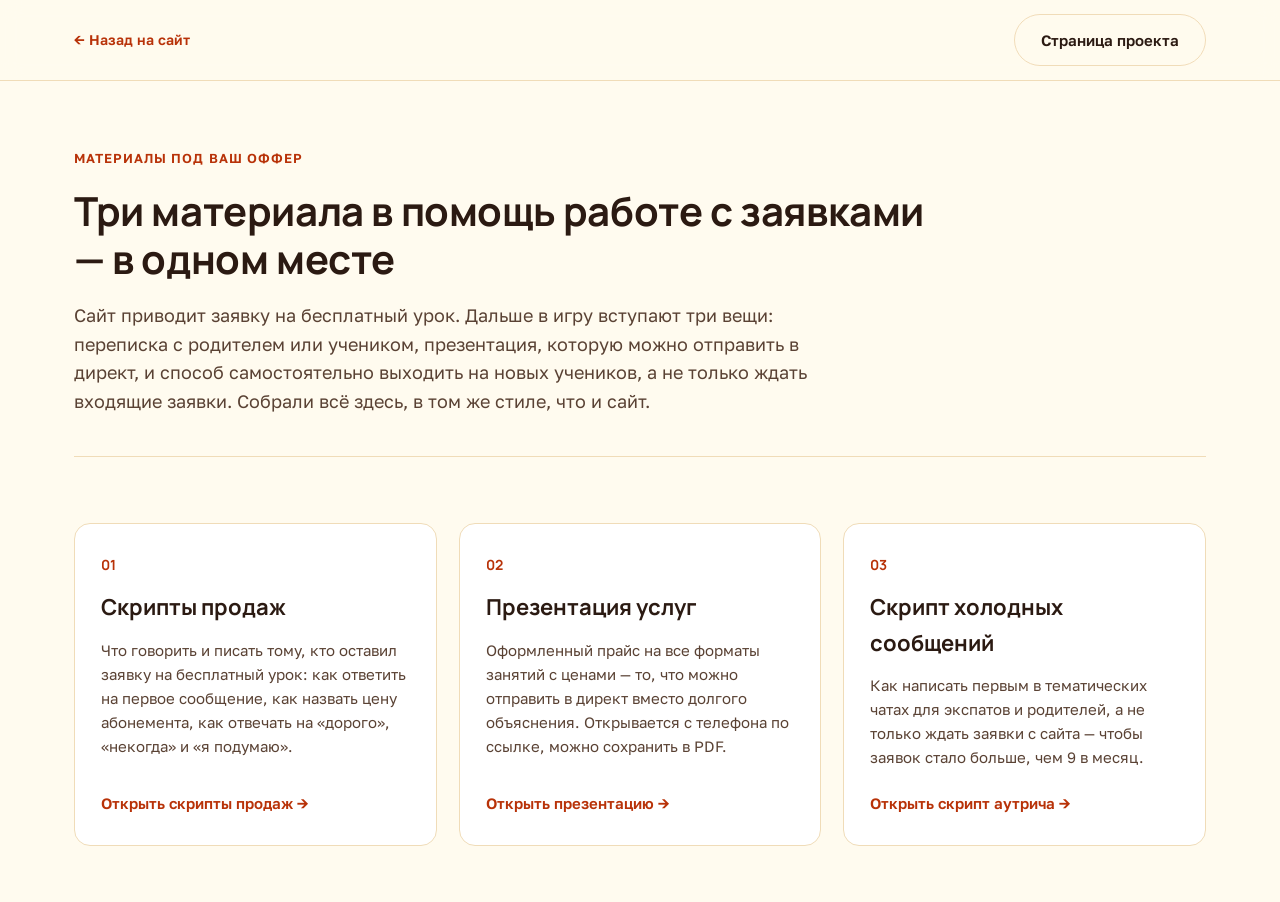
<file: materials.html>
<!DOCTYPE html>
<html lang="ru">
<head>
<meta charset="UTF-8">
<meta name="viewport" content="width=device-width, initial-scale=1.0">
<title>Материалы для работы с заявками — JennyEnglishSchool</title>
<meta name="description" content="Скрипты продаж, презентация услуг и скрипт холодных сообщений — три материала для работы с заявками онлайн-школы английского языка.">
<meta name="robots" content="noindex">
<link rel="preconnect" href="https://fonts.googleapis.com">
<link rel="preconnect" href="https://fonts.gstatic.com" crossorigin>
<link href="https://fonts.googleapis.com/css2?family=Manrope:wght@500..800&family=Golos+Text:wght@400..700&display=swap" rel="stylesheet">
<link rel="stylesheet" href="styles.css">
<link rel="stylesheet" href="materials.css">
</head>
<body>

<div class="doc-bar">
  <div class="doc-bar__inner">
    <a href="index.html" class="doc-bar__back">← <span>Назад на сайт</span></a>
    <div class="doc-bar__actions">
      <a href="report/" class="btn btn--ghost">Страница проекта</a>
    </div>
  </div>
</div>

<div class="container">

  <section class="doc-hero">
    <p class="eyebrow">Материалы под ваш оффер</p>
    <h1>Три материала в помощь работе с заявками — в одном месте</h1>
    <p class="doc-hero__lead">Сайт приводит заявку на бесплатный урок. Дальше в игру вступают три вещи: переписка с родителем или учеником, презентация, которую можно отправить в директ, и способ самостоятельно выходить на новых учеников, а не только ждать входящие заявки. Собрали всё здесь, в том же стиле, что и сайт.</p>
  </section>

  <section class="doc-section">
    <div class="hub-grid">

      <div class="hub-card">
        <span class="hub-card__num">01</span>
        <p class="hub-card__title">Скрипты продаж</p>
        <p class="hub-card__lead">Что говорить и писать тому, кто оставил заявку на бесплатный урок: как ответить на первое сообщение, как назвать цену абонемента, как отвечать на «дорого», «некогда» и «я подумаю».</p>
        <a href="scripts.html" class="hub-card__link">Открыть скрипты продаж →</a>
      </div>

      <div class="hub-card">
        <span class="hub-card__num">02</span>
        <p class="hub-card__title">Презентация услуг</p>
        <p class="hub-card__lead">Оформленный прайс на все форматы занятий с ценами — то, что можно отправить в директ вместо долгого объяснения. Открывается с телефона по ссылке, можно сохранить в PDF.</p>
        <a href="presentation.html" class="hub-card__link">Открыть презентацию →</a>
      </div>

      <div class="hub-card">
        <span class="hub-card__num">03</span>
        <p class="hub-card__title">Скрипт холодных сообщений</p>
        <p class="hub-card__lead">Как написать первым в тематических чатах для экспатов и родителей, а не только ждать заявки с сайта — чтобы заявок стало больше, чем 9 в месяц.</p>
        <a href="outreach.html" class="hub-card__link">Открыть скрипт аутрича →</a>
      </div>

    </div>
  </section>

</div>

</body>
</html>
</file>
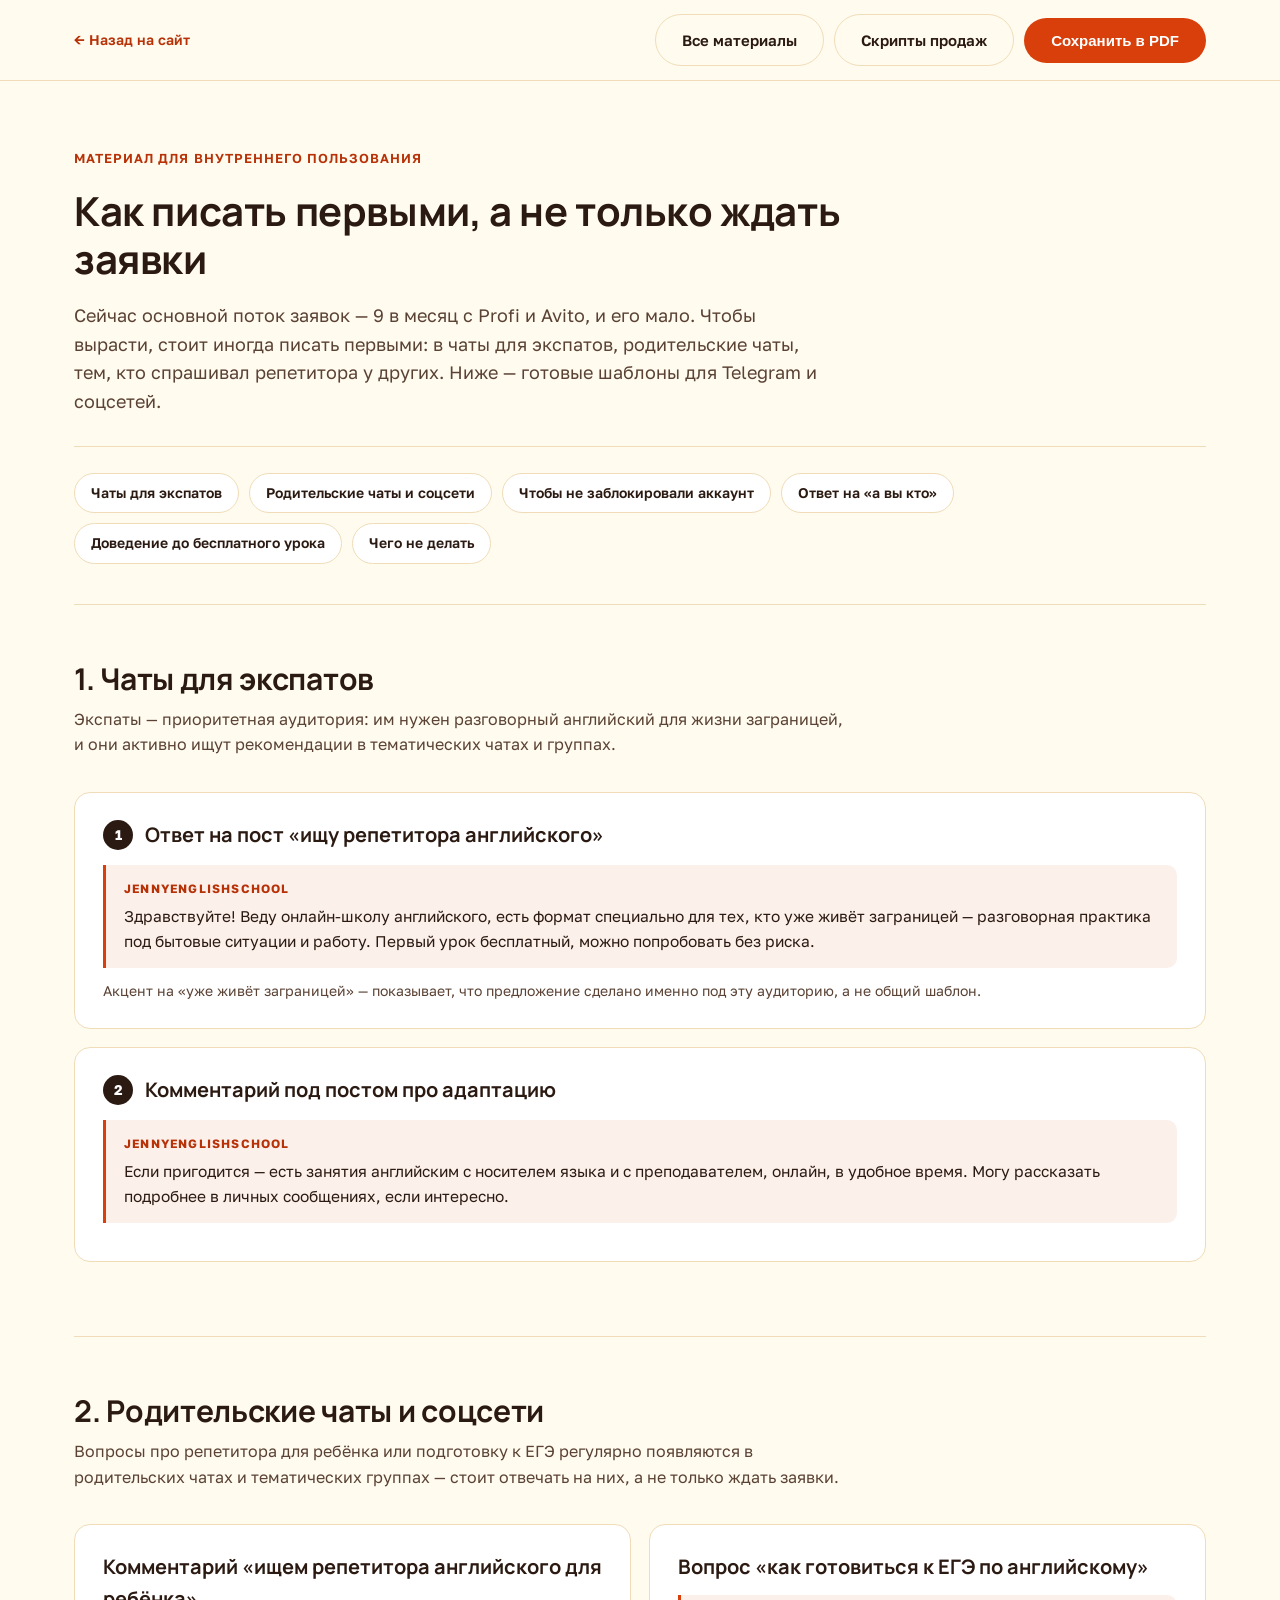
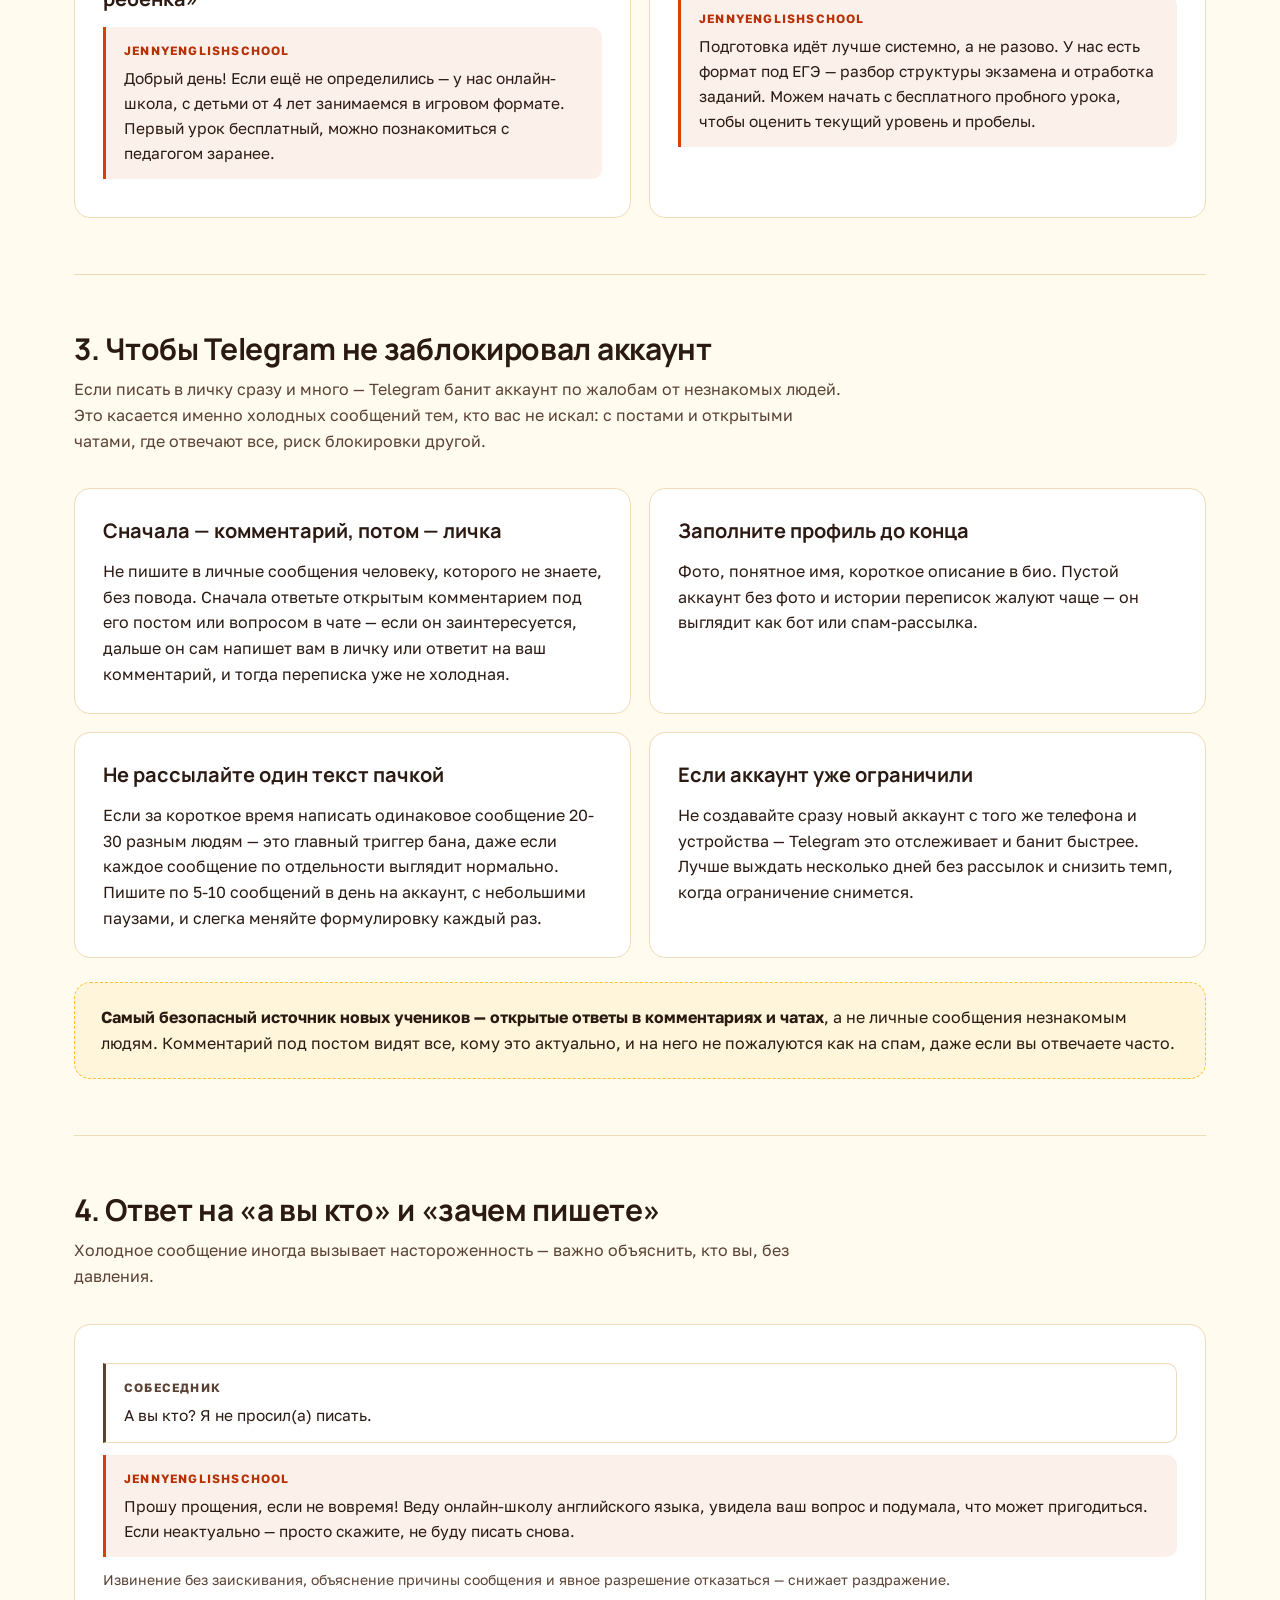
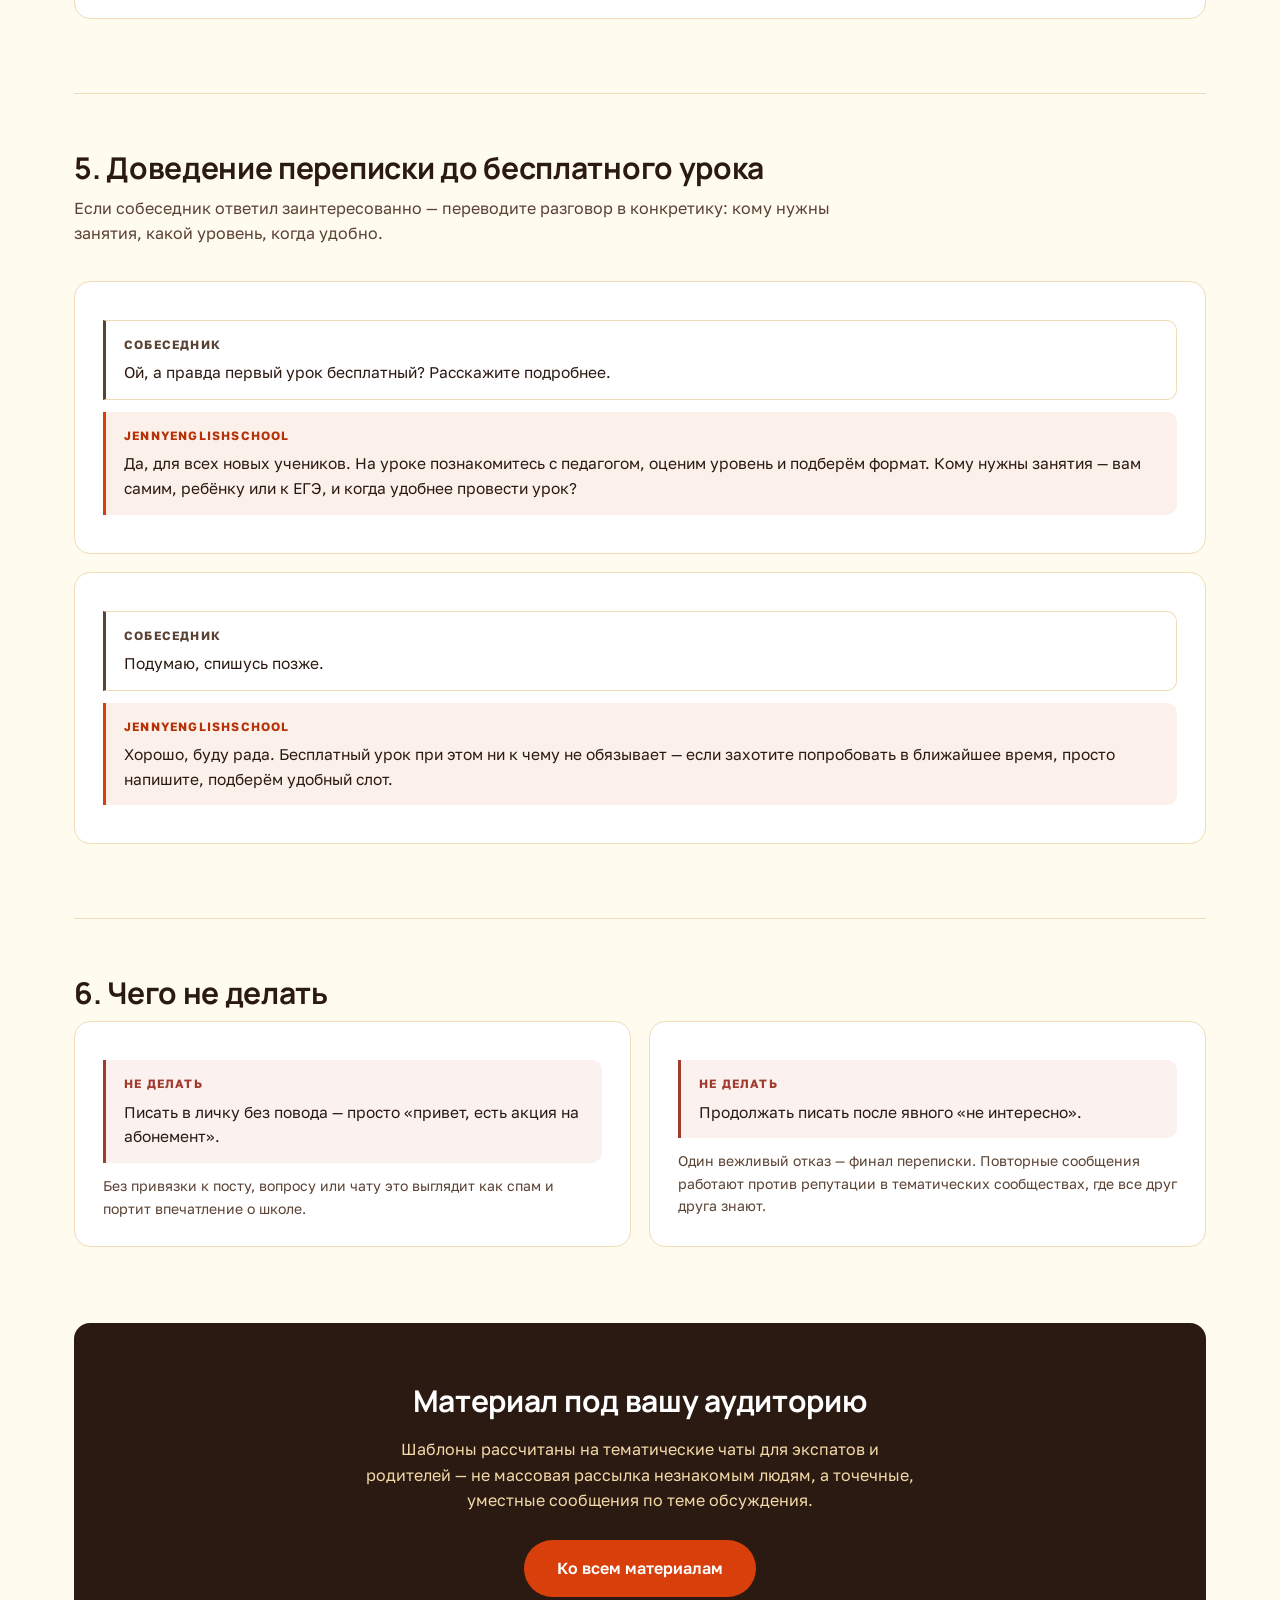
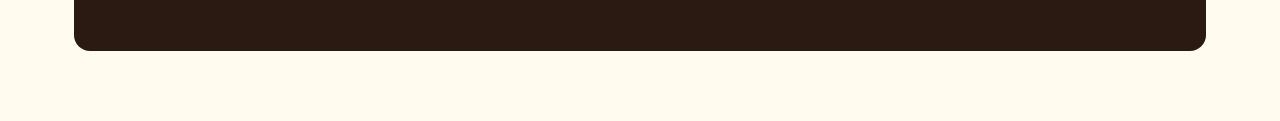
<file: outreach.html>
<!DOCTYPE html>
<html lang="ru">
<head>
<meta charset="UTF-8">
<meta name="viewport" content="width=device-width, initial-scale=1.0">
<title>Скрипт холодных сообщений — JennyEnglishSchool</title>
<meta name="description" content="Как первым писать родителям, школьникам и экспатам, чтобы не только ждать заявки с сайта, а привлекать запись на бесплатный урок английского самостоятельно.">
<meta name="robots" content="noindex">
<link rel="preconnect" href="https://fonts.googleapis.com">
<link rel="preconnect" href="https://fonts.gstatic.com" crossorigin>
<link href="https://fonts.googleapis.com/css2?family=Manrope:wght@500..800&family=Golos+Text:wght@400..700&display=swap" rel="stylesheet">
<link rel="stylesheet" href="styles.css">
<link rel="stylesheet" href="materials.css">
</head>
<body>

<div class="doc-bar">
  <div class="doc-bar__inner">
    <a href="index.html" class="doc-bar__back">← <span>Назад на сайт</span></a>
    <div class="doc-bar__actions">
      <a href="materials.html" class="btn btn--ghost">Все материалы</a>
      <a href="scripts.html" class="btn btn--ghost">Скрипты продаж</a>
      <button class="btn btn--primary" onclick="window.print()">Сохранить в PDF</button>
    </div>
  </div>
</div>

<div class="container">

  <section class="doc-hero">
    <p class="eyebrow">Материал для внутреннего пользования</p>
    <h1>Как писать первыми, а не только ждать заявки</h1>
    <p class="doc-hero__lead">Сейчас основной поток заявок — 9 в месяц с Profi и Avito, и его мало. Чтобы вырасти, стоит иногда писать первыми: в чаты для экспатов, родительские чаты, тем, кто спрашивал репетитора у других. Ниже — готовые шаблоны для Telegram и соцсетей.</p>
    <nav class="toc">
      <a href="#expat">Чаты для экспатов</a>
      <a href="#parents">Родительские чаты и соцсети</a>
      <a href="#safety">Чтобы не заблокировали аккаунт</a>
      <a href="#reply">Ответ на «а вы кто»</a>
      <a href="#followup">Доведение до бесплатного урока</a>
      <a href="#stop">Чего не делать</a>
    </nav>
  </section>

  <section class="doc-section" id="expat">
    <h2>1. Чаты для экспатов</h2>
    <p class="doc-section__lead">Экспаты — приоритетная аудитория: им нужен разговорный английский для жизни заграницей, и они активно ищут рекомендации в тематических чатах и группах.</p>

    <div class="card">
      <div class="card__head"><span class="card__step">1</span><p class="card__title">Ответ на пост «ищу репетитора английского»</p></div>
      <div class="say">
        <span class="say__who">JennyEnglishSchool</span>
        Здравствуйте! Веду онлайн-школу английского, есть формат специально для тех, кто уже живёт заграницей — разговорная практика под бытовые ситуации и работу. Первый урок бесплатный, можно попробовать без риска.
      </div>
      <p class="card__note">Акцент на «уже живёт заграницей» — показывает, что предложение сделано именно под эту аудиторию, а не общий шаблон.</p>
    </div>

    <div class="card">
      <div class="card__head"><span class="card__step">2</span><p class="card__title">Комментарий под постом про адаптацию</p></div>
      <div class="say">
        <span class="say__who">JennyEnglishSchool</span>
        Если пригодится — есть занятия английским с носителем языка и с преподавателем, онлайн, в удобное время. Могу рассказать подробнее в личных сообщениях, если интересно.
      </div>
    </div>
  </section>

  <section class="doc-section" id="parents">
    <h2>2. Родительские чаты и соцсети</h2>
    <p class="doc-section__lead">Вопросы про репетитора для ребёнка или подготовку к ЕГЭ регулярно появляются в родительских чатах и тематических группах — стоит отвечать на них, а не только ждать заявки.</p>

    <div class="grid-2">
      <div class="card">
        <p class="card__title">Комментарий «ищем репетитора английского для ребёнка»</p>
        <div class="say">
          <span class="say__who">JennyEnglishSchool</span>
          Добрый день! Если ещё не определились — у нас онлайн-школа, с детьми от 4 лет занимаемся в игровом формате. Первый урок бесплатный, можно познакомиться с педагогом заранее.
        </div>
      </div>
      <div class="card">
        <p class="card__title">Вопрос «как готовиться к ЕГЭ по английскому»</p>
        <div class="say">
          <span class="say__who">JennyEnglishSchool</span>
          Подготовка идёт лучше системно, а не разово. У нас есть формат под ЕГЭ — разбор структуры экзамена и отработка заданий. Можем начать с бесплатного пробного урока, чтобы оценить текущий уровень и пробелы.
        </div>
      </div>
    </div>
  </section>

  <section class="doc-section" id="safety">
    <h2>3. Чтобы Telegram не заблокировал аккаунт</h2>
    <p class="doc-section__lead">Если писать в личку сразу и много — Telegram банит аккаунт по жалобам от незнакомых людей. Это касается именно холодных сообщений тем, кто вас не искал: с постами и открытыми чатами, где отвечают все, риск блокировки другой.</p>

    <div class="grid-2">
      <div class="card">
        <p class="card__title">Сначала — комментарий, потом — личка</p>
        <p>Не пишите в личные сообщения человеку, которого не знаете, без повода. Сначала ответьте открытым комментарием под его постом или вопросом в чате — если он заинтересуется, дальше он сам напишет вам в личку или ответит на ваш комментарий, и тогда переписка уже не холодная.</p>
      </div>
      <div class="card">
        <p class="card__title">Заполните профиль до конца</p>
        <p>Фото, понятное имя, короткое описание в био. Пустой аккаунт без фото и истории переписок жалуют чаще — он выглядит как бот или спам-рассылка.</p>
      </div>
      <div class="card">
        <p class="card__title">Не рассылайте один текст пачкой</p>
        <p>Если за короткое время написать одинаковое сообщение 20-30 разным людям — это главный триггер бана, даже если каждое сообщение по отдельности выглядит нормально. Пишите по 5-10 сообщений в день на аккаунт, с небольшими паузами, и слегка меняйте формулировку каждый раз.</p>
      </div>
      <div class="card">
        <p class="card__title">Если аккаунт уже ограничили</p>
        <p>Не создавайте сразу новый аккаунт с того же телефона и устройства — Telegram это отслеживает и банит быстрее. Лучше выждать несколько дней без рассылок и снизить темп, когда ограничение снимется.</p>
      </div>
    </div>

    <div class="tip">
      <strong>Самый безопасный источник новых учеников — открытые ответы в комментариях и чатах</strong>, а не личные сообщения незнакомым людям. Комментарий под постом видят все, кому это актуально, и на него не пожалуются как на спам, даже если вы отвечаете часто.
    </div>
  </section>

  <section class="doc-section" id="reply">
    <h2>4. Ответ на «а вы кто» и «зачем пишете»</h2>
    <p class="doc-section__lead">Холодное сообщение иногда вызывает настороженность — важно объяснить, кто вы, без давления.</p>

    <div class="card">
      <div class="say say--client"><span class="say__who">Собеседник</span>А вы кто? Я не просил(а) писать.</div>
      <div class="say">
        <span class="say__who">JennyEnglishSchool</span>
        Прошу прощения, если не вовремя! Веду онлайн-школу английского языка, увидела ваш вопрос и подумала, что может пригодиться. Если неактуально — просто скажите, не буду писать снова.
      </div>
      <p class="card__note">Извинение без заискивания, объяснение причины сообщения и явное разрешение отказаться — снижает раздражение.</p>
    </div>
  </section>

  <section class="doc-section" id="followup">
    <h2>5. Доведение переписки до бесплатного урока</h2>
    <p class="doc-section__lead">Если собеседник ответил заинтересованно — переводите разговор в конкретику: кому нужны занятия, какой уровень, когда удобно.</p>

    <div class="card">
      <div class="say say--client"><span class="say__who">Собеседник</span>Ой, а правда первый урок бесплатный? Расскажите подробнее.</div>
      <div class="say">
        <span class="say__who">JennyEnglishSchool</span>
        Да, для всех новых учеников. На уроке познакомитесь с педагогом, оценим уровень и подберём формат. Кому нужны занятия — вам самим, ребёнку или к ЕГЭ, и когда удобнее провести урок?
      </div>
    </div>

    <div class="card">
      <div class="say say--client"><span class="say__who">Собеседник</span>Подумаю, спишусь позже.</div>
      <div class="say">
        <span class="say__who">JennyEnglishSchool</span>
        Хорошо, буду рада. Бесплатный урок при этом ни к чему не обязывает — если захотите попробовать в ближайшее время, просто напишите, подберём удобный слот.
      </div>
    </div>
  </section>

  <section class="doc-section" id="stop">
    <h2>6. Чего не делать</h2>
    <div class="grid-2">
      <div class="card">
        <div class="say say--stop"><span class="say__who">Не делать</span>Писать в личку без повода — просто «привет, есть акция на абонемент».</div>
        <p class="card__note">Без привязки к посту, вопросу или чату это выглядит как спам и портит впечатление о школе.</p>
      </div>
      <div class="card">
        <div class="say say--stop"><span class="say__who">Не делать</span>Продолжать писать после явного «не интересно».</div>
        <p class="card__note">Один вежливый отказ — финал переписки. Повторные сообщения работают против репутации в тематических сообществах, где все друг друга знают.</p>
      </div>
    </div>
  </section>

  <div class="cta-final">
    <h2>Материал под вашу аудиторию</h2>
    <p>Шаблоны рассчитаны на тематические чаты для экспатов и родителей — не массовая рассылка незнакомым людям, а точечные, уместные сообщения по теме обсуждения.</p>
    <a href="materials.html" class="btn btn--primary btn--lg">Ко всем материалам</a>
  </div>

</div>

</body>
</html>
</file>
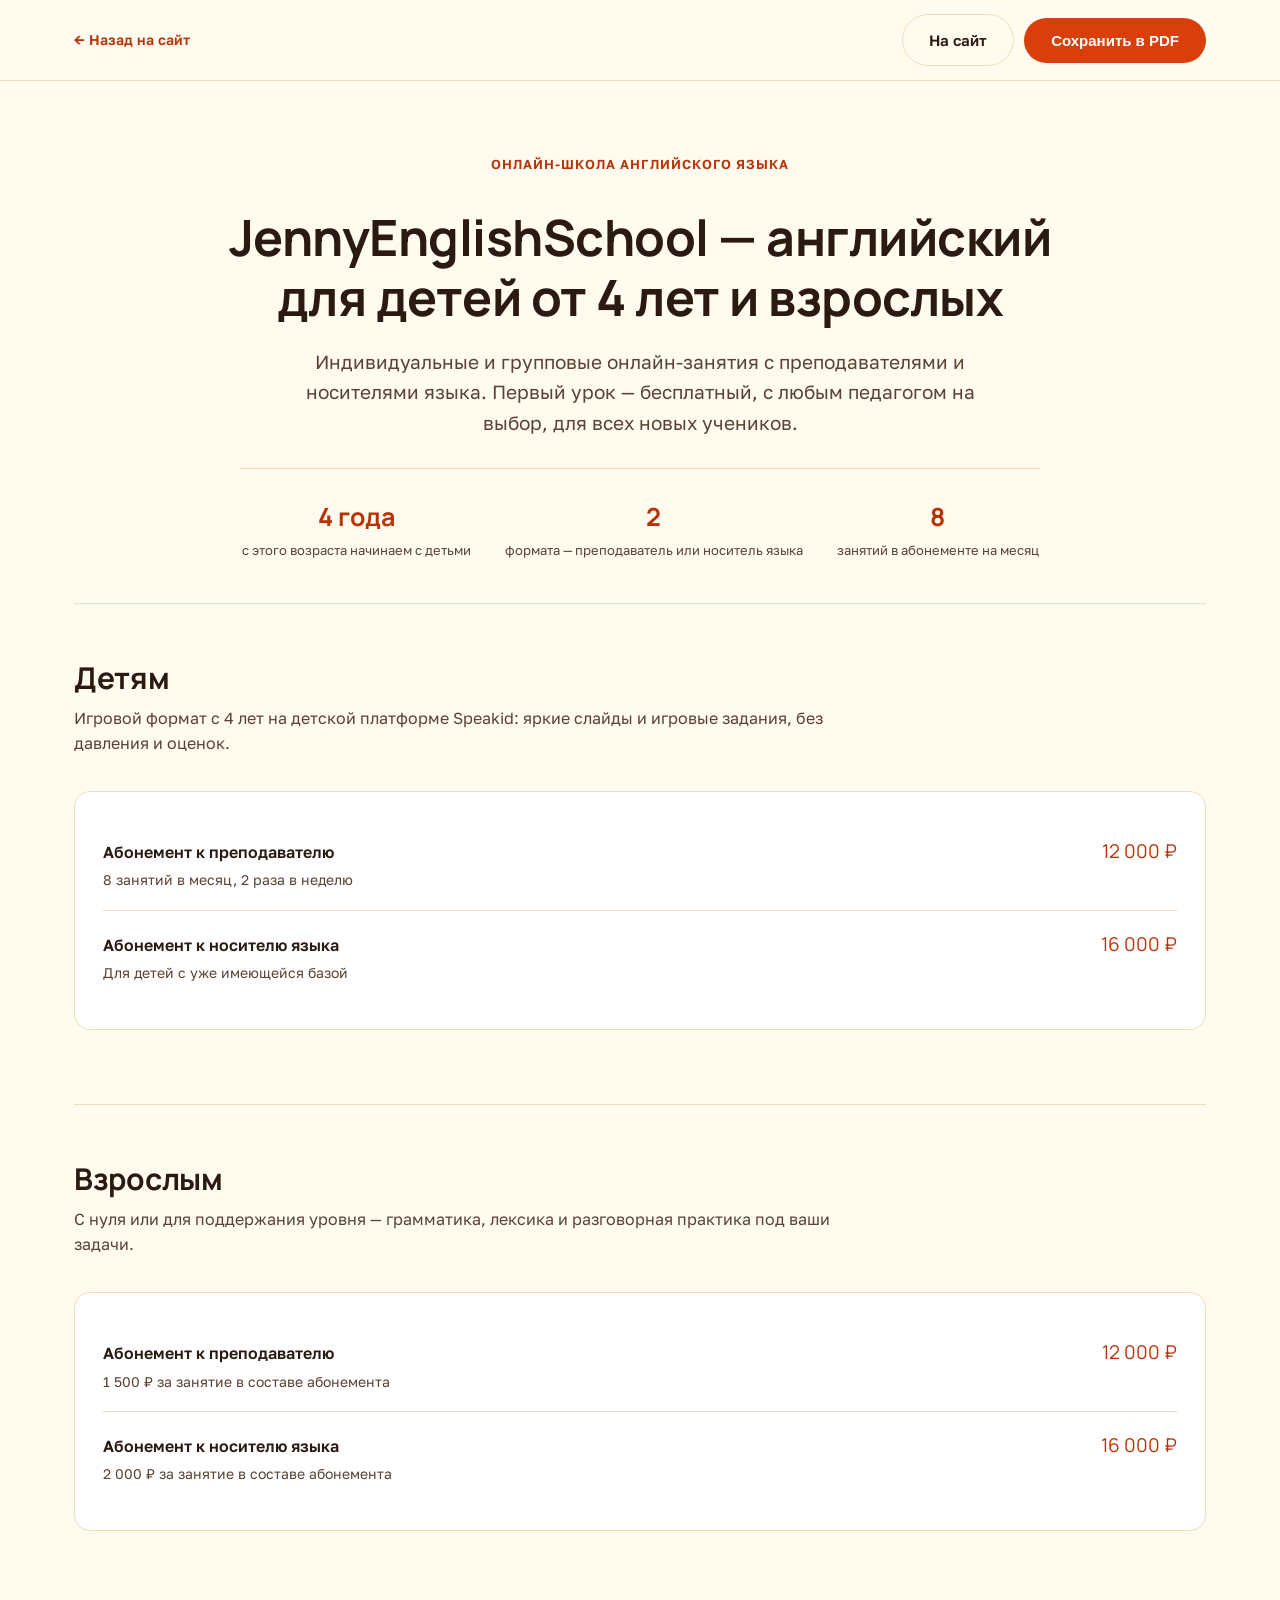
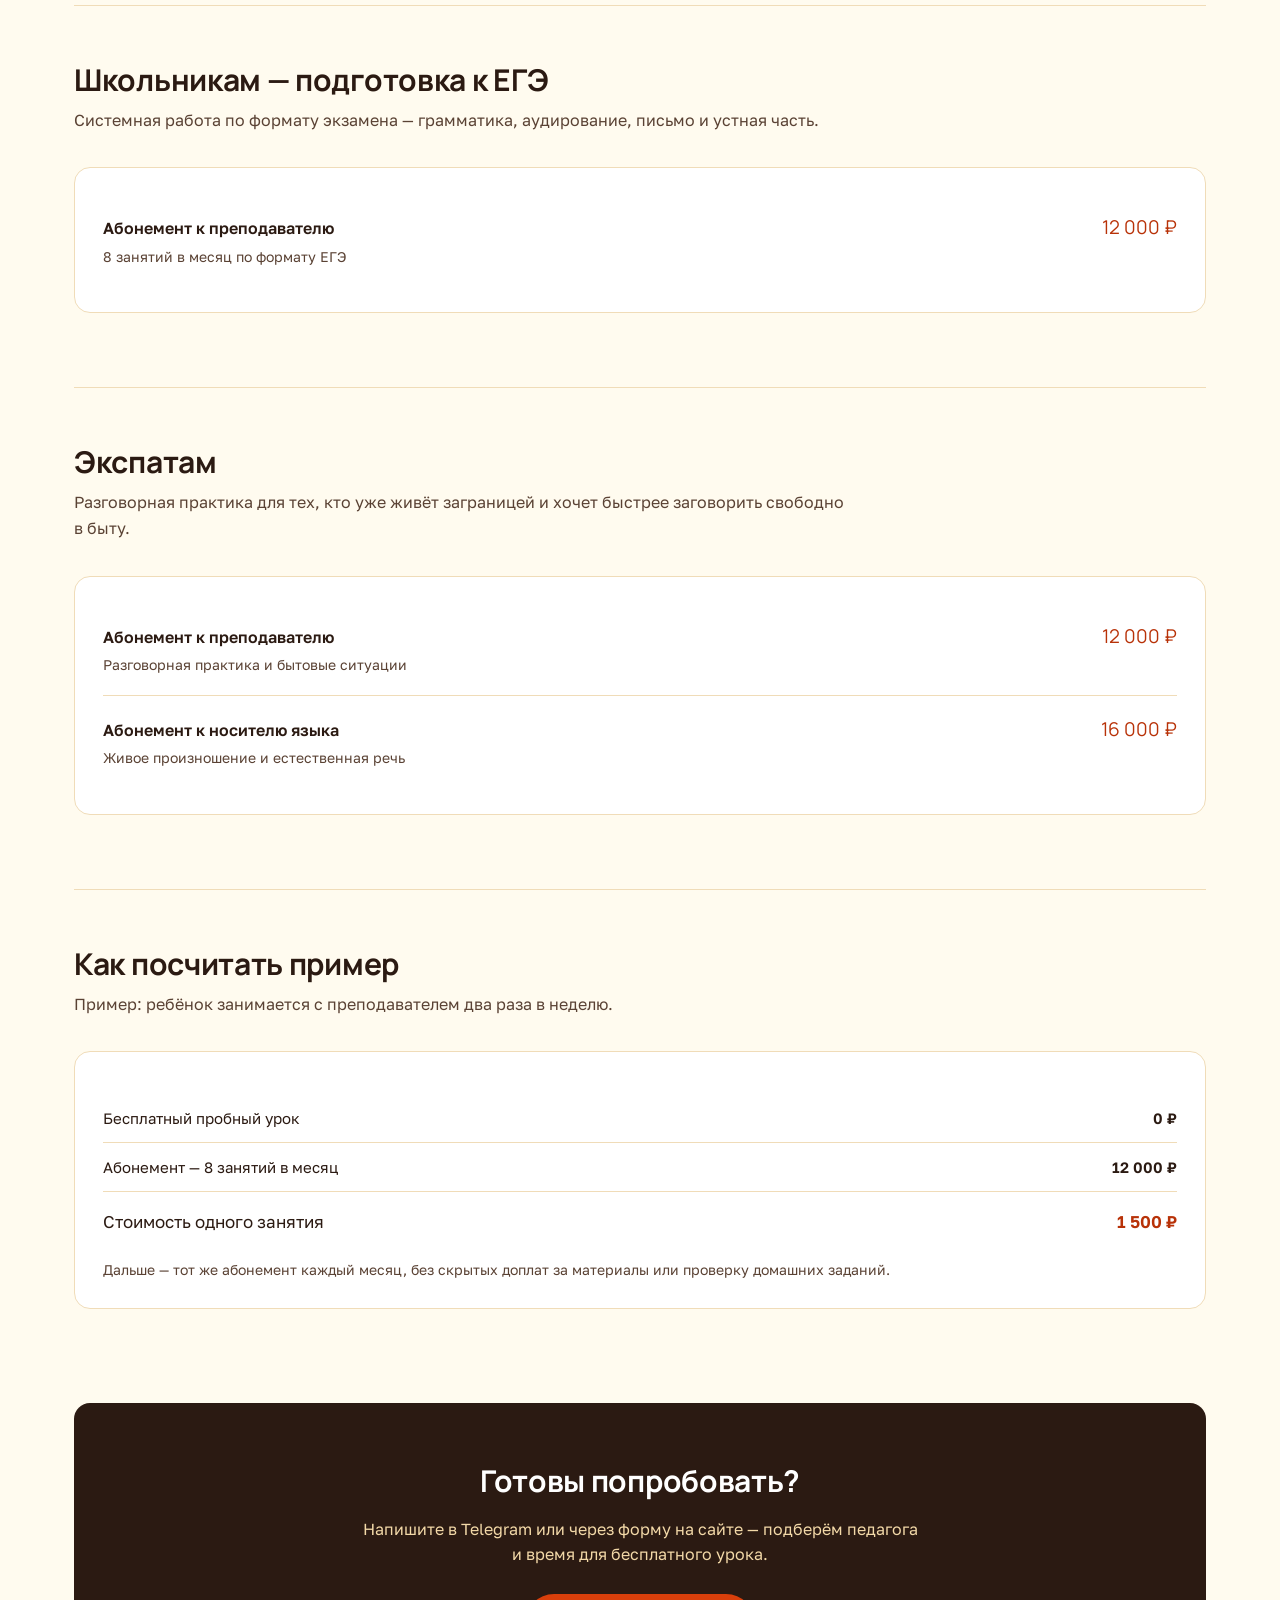
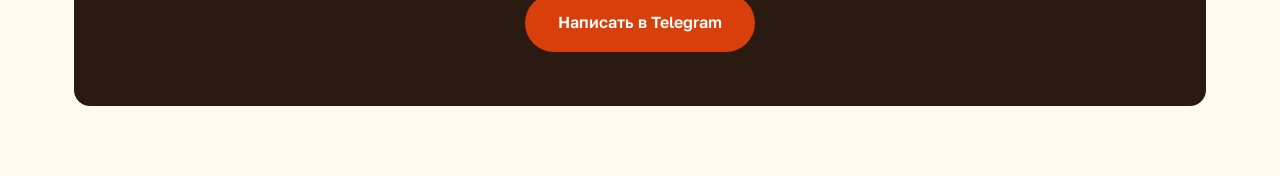
<file: presentation.html>
<!DOCTYPE html>
<html lang="ru">
<head>
<meta charset="UTF-8">
<meta name="viewport" content="width=device-width, initial-scale=1.0">
<title>Презентация услуг — JennyEnglishSchool</title>
<meta name="description" content="Оформленный прайс онлайн-школы английского языка JennyEnglishSchool — можно отправить в директ или сохранить в PDF.">
<meta name="robots" content="noindex">
<link rel="preconnect" href="https://fonts.googleapis.com">
<link rel="preconnect" href="https://fonts.gstatic.com" crossorigin>
<link href="https://fonts.googleapis.com/css2?family=Manrope:wght@500..800&family=Golos+Text:wght@400..700&display=swap" rel="stylesheet">
<link rel="stylesheet" href="styles.css">
<link rel="stylesheet" href="materials.css">
</head>
<body>

<div class="doc-bar">
  <div class="doc-bar__inner">
    <a href="index.html" class="doc-bar__back">← <span>Назад на сайт</span></a>
    <div class="doc-bar__actions">
      <a href="index.html" class="btn btn--ghost">На сайт</a>
      <button class="btn btn--primary" onclick="window.print()">Сохранить в PDF</button>
    </div>
  </div>
</div>

<div class="container">

  <section class="pitch">
    <p class="eyebrow eyebrow--center">Онлайн-школа английского языка</p>
    <h1>JennyEnglishSchool — английский для детей от 4 лет и взрослых</h1>
    <p class="pitch__lead">Индивидуальные и групповые онлайн-занятия с преподавателями и носителями языка. Первый урок — бесплатный, с любым педагогом на выбор, для всех новых учеников.</p>
    <div class="pitch__meta">
      <div><b>4 года</b><span>с этого возраста начинаем с детьми</span></div>
      <div><b>2</b><span>формата — преподаватель или носитель языка</span></div>
      <div><b>8</b><span>занятий в абонементе на месяц</span></div>
    </div>
  </section>

  <section class="doc-section">
    <h2>Детям</h2>
    <p class="doc-section__lead">Игровой формат с 4 лет на детской платформе Speakid: яркие слайды и игровые задания, без давления и оценок.</p>
    <div class="card">
      <div class="offer">
        <div><span class="offer__name">Абонемент к преподавателю</span><span class="offer__desc">8 занятий в месяц, 2 раза в неделю</span></div>
        <span class="offer__price">12 000 ₽</span>
      </div>
      <div class="offer">
        <div><span class="offer__name">Абонемент к носителю языка</span><span class="offer__desc">Для детей с уже имеющейся базой</span></div>
        <span class="offer__price">16 000 ₽</span>
      </div>
    </div>
  </section>

  <section class="doc-section">
    <h2>Взрослым</h2>
    <p class="doc-section__lead">С нуля или для поддержания уровня — грамматика, лексика и разговорная практика под ваши задачи.</p>
    <div class="card">
      <div class="offer">
        <div><span class="offer__name">Абонемент к преподавателю</span><span class="offer__desc">1 500 ₽ за занятие в составе абонемента</span></div>
        <span class="offer__price">12 000 ₽</span>
      </div>
      <div class="offer">
        <div><span class="offer__name">Абонемент к носителю языка</span><span class="offer__desc">2 000 ₽ за занятие в составе абонемента</span></div>
        <span class="offer__price">16 000 ₽</span>
      </div>
    </div>
  </section>

  <section class="doc-section">
    <h2>Школьникам — подготовка к ЕГЭ</h2>
    <p class="doc-section__lead">Системная работа по формату экзамена — грамматика, аудирование, письмо и устная часть.</p>
    <div class="card">
      <div class="offer">
        <div><span class="offer__name">Абонемент к преподавателю</span><span class="offer__desc">8 занятий в месяц по формату ЕГЭ</span></div>
        <span class="offer__price">12 000 ₽</span>
      </div>
    </div>
  </section>

  <section class="doc-section">
    <h2>Экспатам</h2>
    <p class="doc-section__lead">Разговорная практика для тех, кто уже живёт заграницей и хочет быстрее заговорить свободно в быту.</p>
    <div class="card">
      <div class="offer">
        <div><span class="offer__name">Абонемент к преподавателю</span><span class="offer__desc">Разговорная практика и бытовые ситуации</span></div>
        <span class="offer__price">12 000 ₽</span>
      </div>
      <div class="offer">
        <div><span class="offer__name">Абонемент к носителю языка</span><span class="offer__desc">Живое произношение и естественная речь</span></div>
        <span class="offer__price">16 000 ₽</span>
      </div>
    </div>
  </section>

  <section class="doc-section">
    <h2>Как посчитать пример</h2>
    <p class="doc-section__lead">Пример: ребёнок занимается с преподавателем два раза в неделю.</p>
    <div class="card">
      <table class="calc">
        <tr><td>Бесплатный пробный урок</td><td>0 ₽</td></tr>
        <tr><td>Абонемент — 8 занятий в месяц</td><td>12 000 ₽</td></tr>
        <tr><td>Стоимость одного занятия</td><td>1 500 ₽</td></tr>
      </table>
      <p class="card__note">Дальше — тот же абонемент каждый месяц, без скрытых доплат за материалы или проверку домашних заданий.</p>
    </div>
  </section>

  <div class="cta-final">
    <h2>Готовы попробовать?</h2>
    <p>Напишите в Telegram или через форму на сайте — подберём педагога и время для бесплатного урока.</p>
    <a href="https://t.me/evgeniakolesnik" class="btn btn--primary btn--lg" target="_blank" rel="noopener">Написать в Telegram</a>
  </div>

</div>

</body>
</html>
</file>
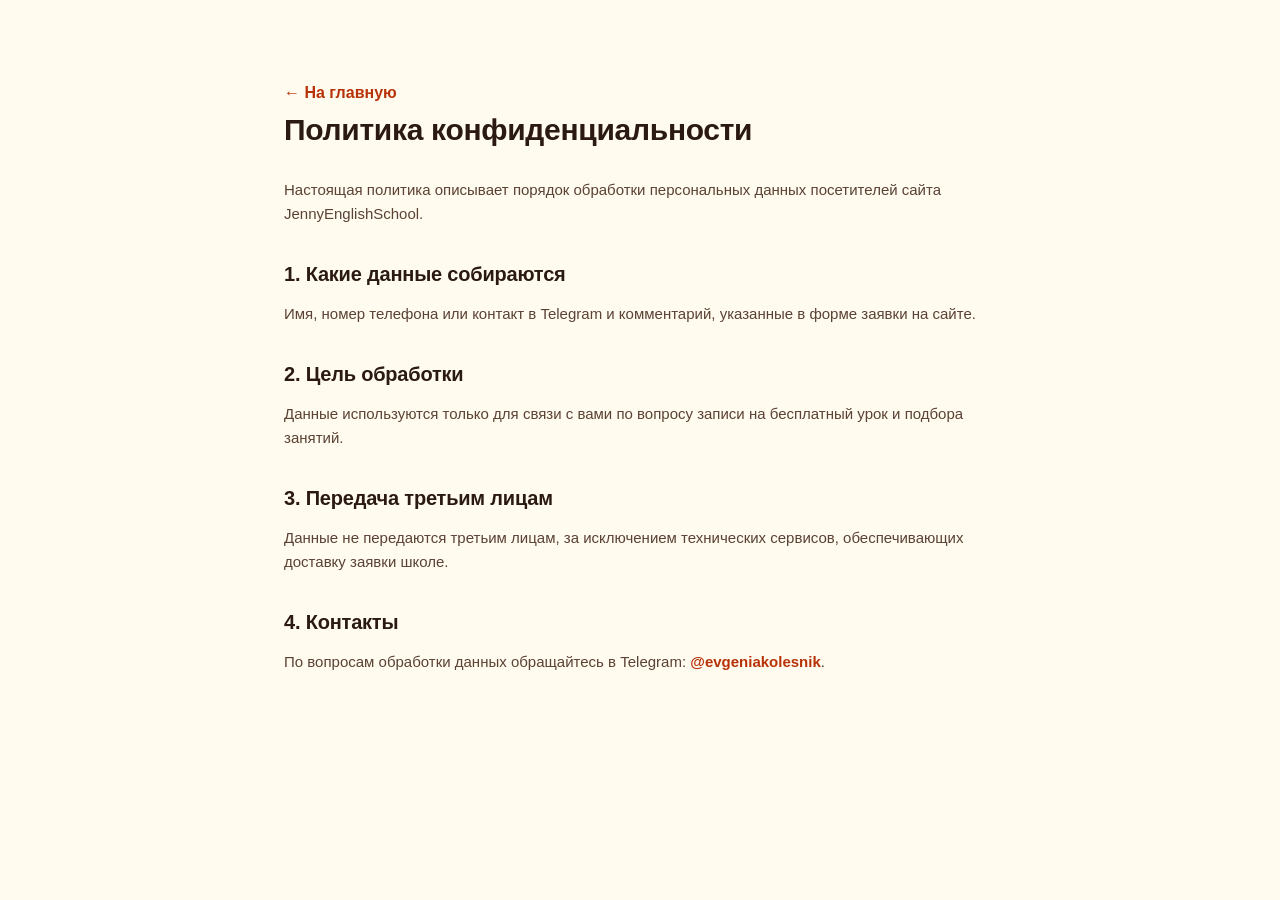
<file: privacy.html>
<!DOCTYPE html>
<html lang="ru">
<head>
<meta charset="UTF-8">
<meta name="viewport" content="width=device-width, initial-scale=1.0">
<title>Политика конфиденциальности — JennyEnglishSchool</title>
<link rel="stylesheet" href="styles.css">
<style>
  .legal { max-width: 760px; margin: 0 auto; padding: 80px 24px; }
  .legal h1 { font-size: 30px; margin-bottom: 24px; }
  .legal h2 { font-size: 20px; margin: 32px 0 12px; }
  .legal p, .legal li { color: var(--clr-text-muted); font-size: 15px; margin-bottom: 12px; }
  .legal a { color: var(--clr-accent-dark); font-weight: 600; }
</style>
</head>
<body>
<div class="legal">
  <a href="index.html">← На главную</a>
  <h1>Политика конфиденциальности</h1>
  <p>Настоящая политика описывает порядок обработки персональных данных посетителей сайта JennyEnglishSchool.</p>
  <h2>1. Какие данные собираются</h2>
  <p>Имя, номер телефона или контакт в Telegram и комментарий, указанные в форме заявки на сайте.</p>
  <h2>2. Цель обработки</h2>
  <p>Данные используются только для связи с вами по вопросу записи на бесплатный урок и подбора занятий.</p>
  <h2>3. Передача третьим лицам</h2>
  <p>Данные не передаются третьим лицам, за исключением технических сервисов, обеспечивающих доставку заявки школе.</p>
  <h2>4. Контакты</h2>
  <p>По вопросам обработки данных обращайтесь в Telegram: <a href="https://t.me/evgeniakolesnik" target="_blank" rel="noopener">@evgeniakolesnik</a>.</p>
</div>
</body>
</html>
</file>
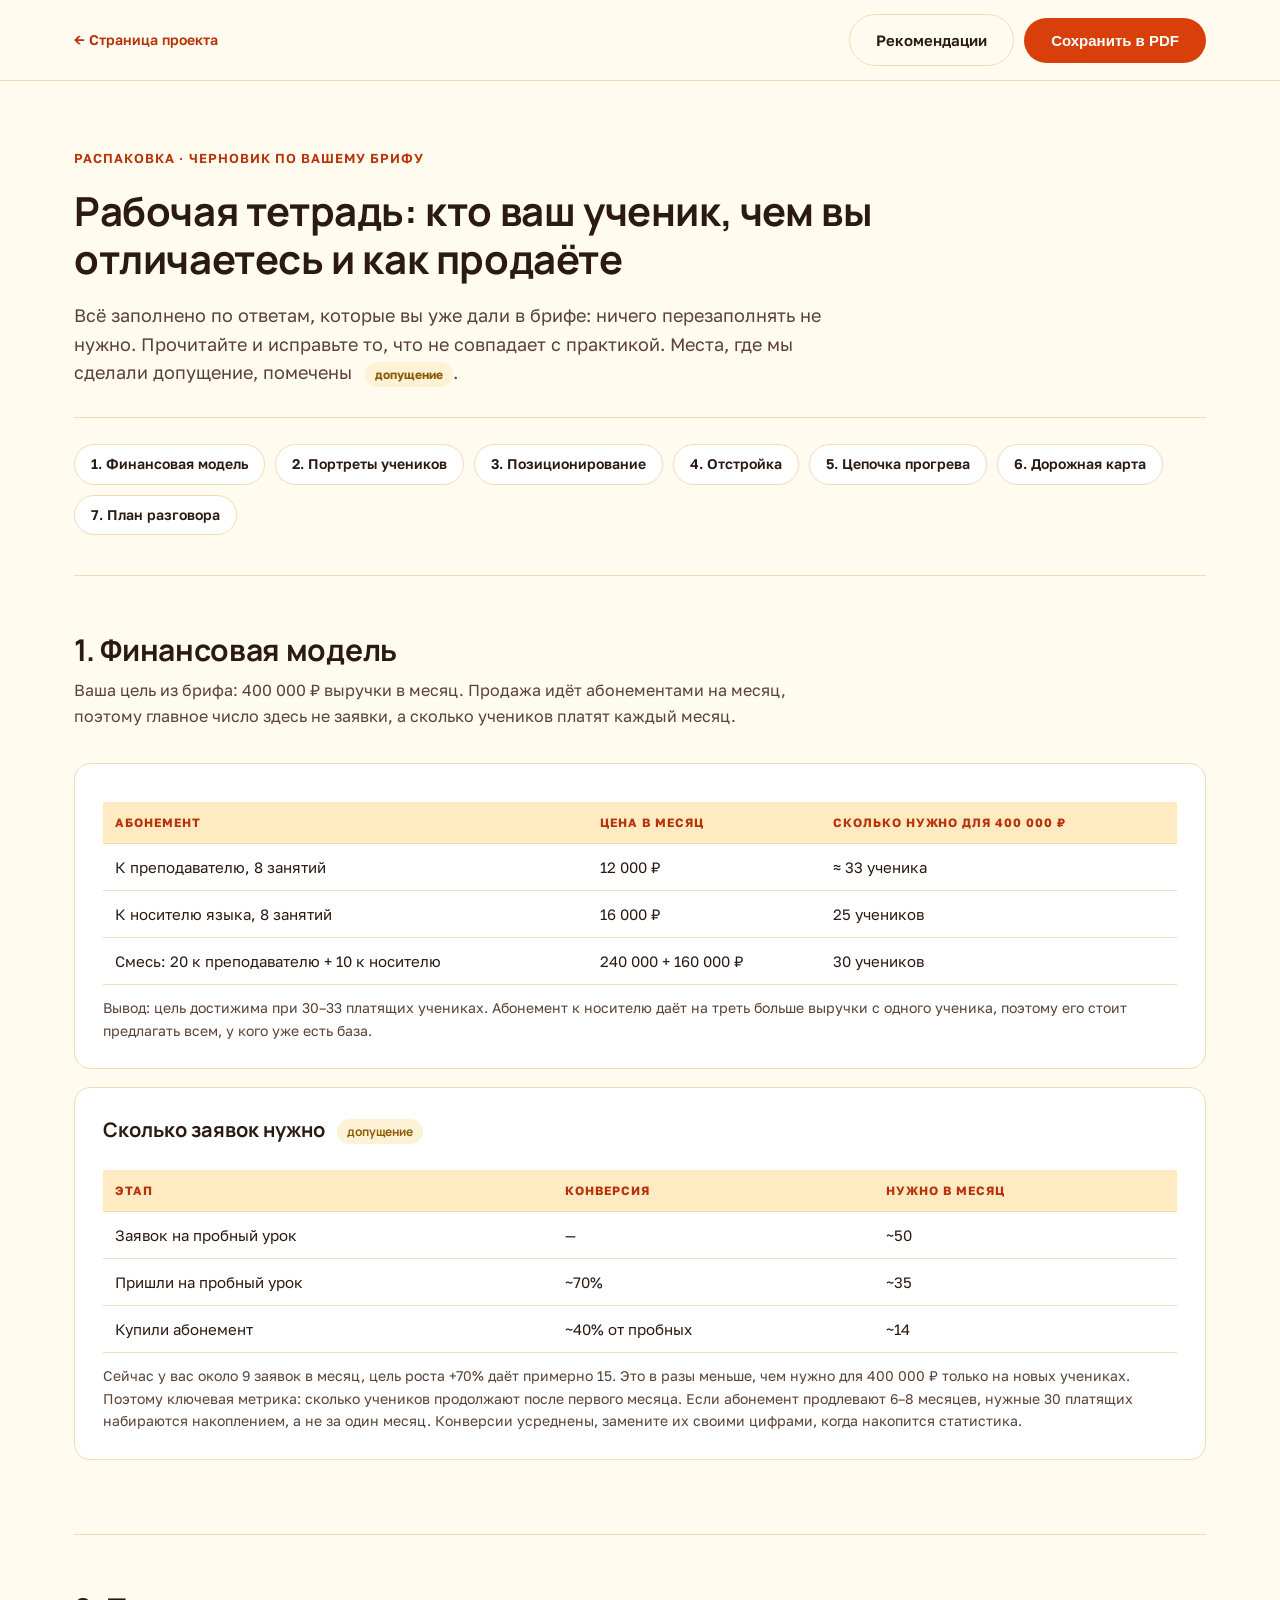
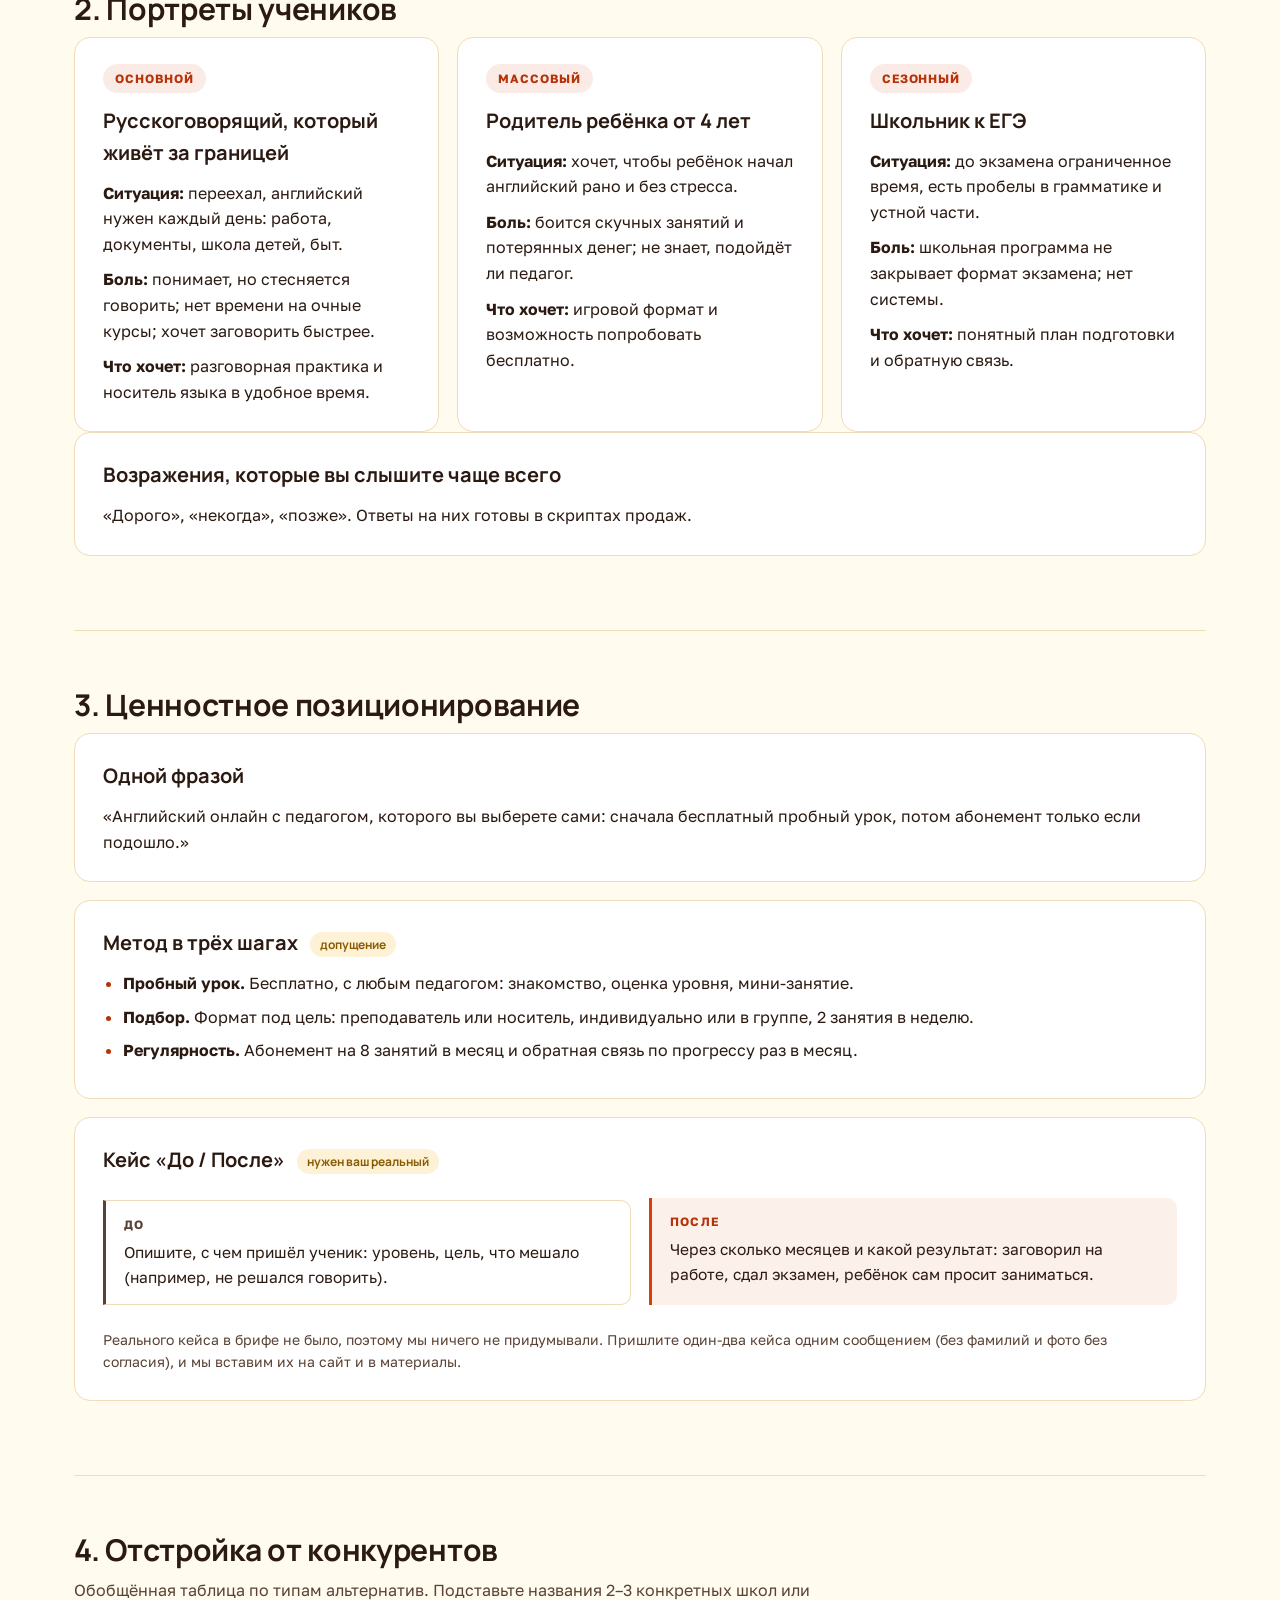
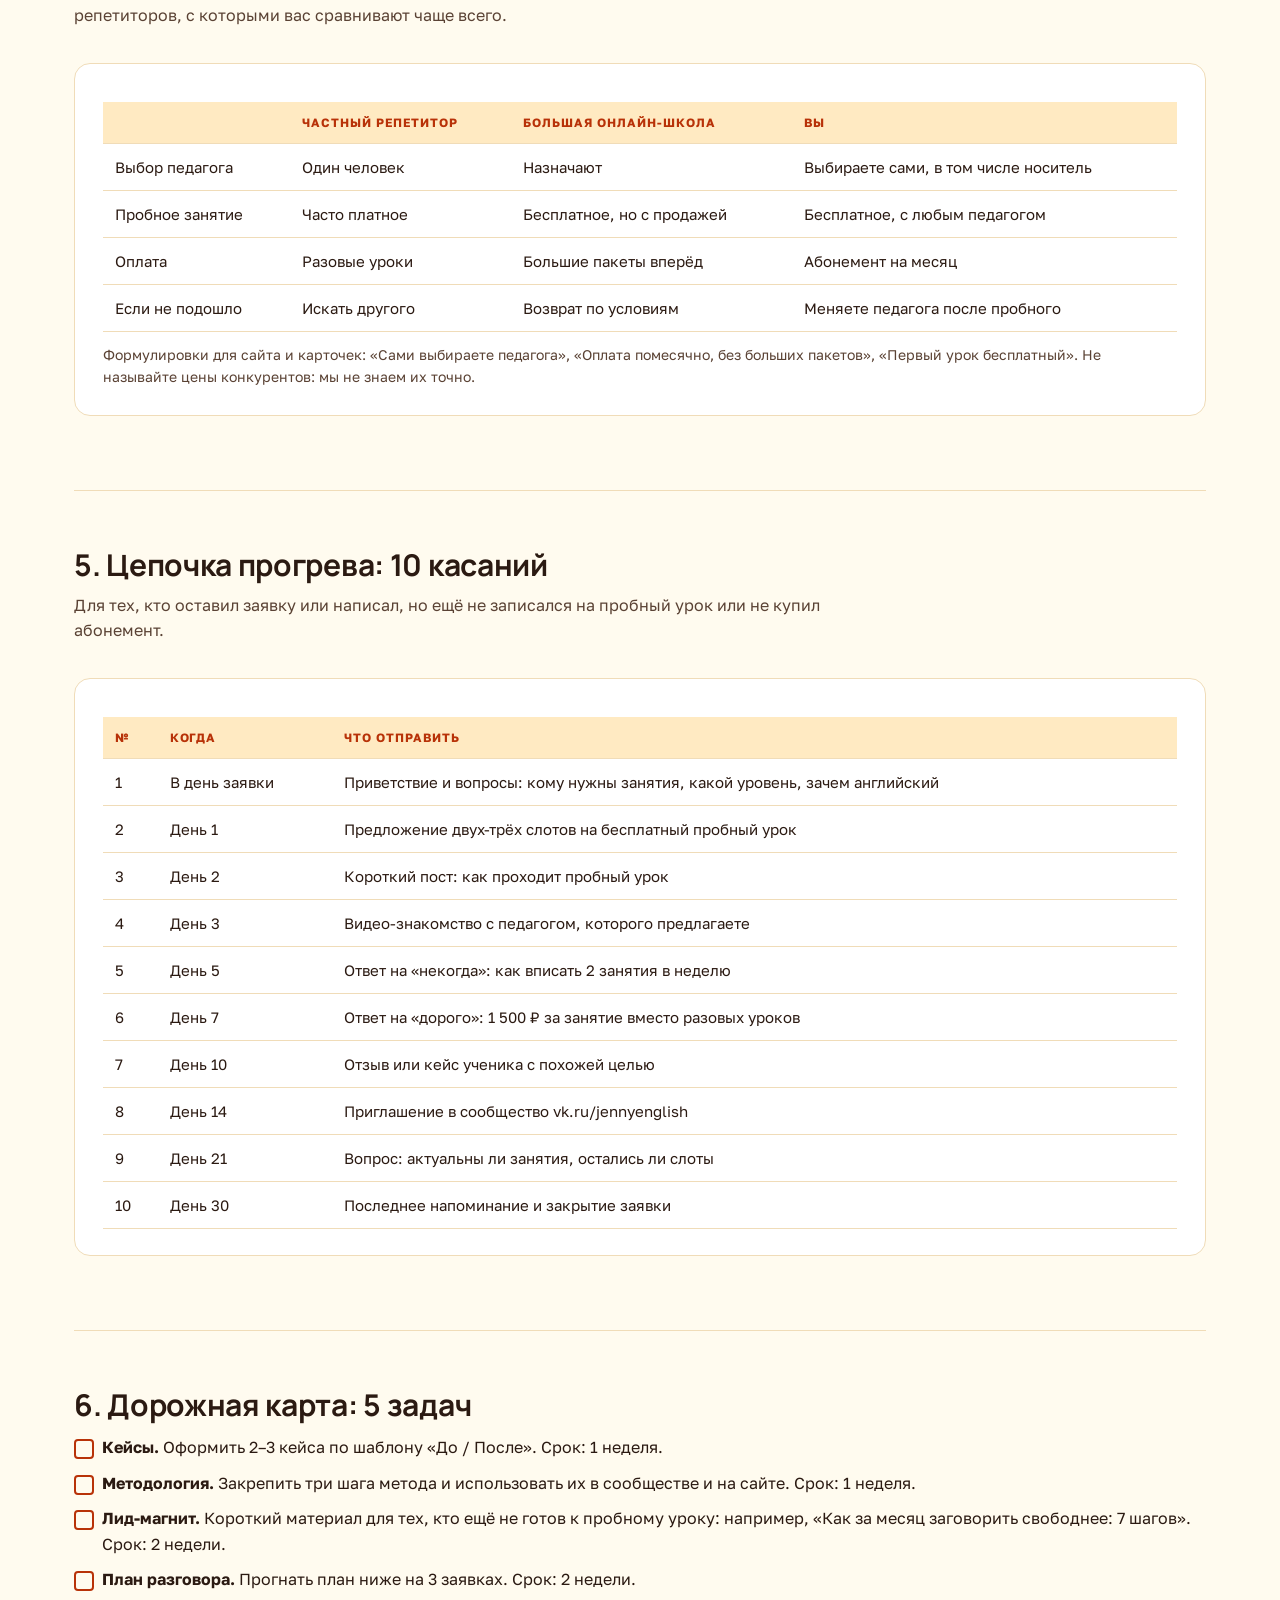
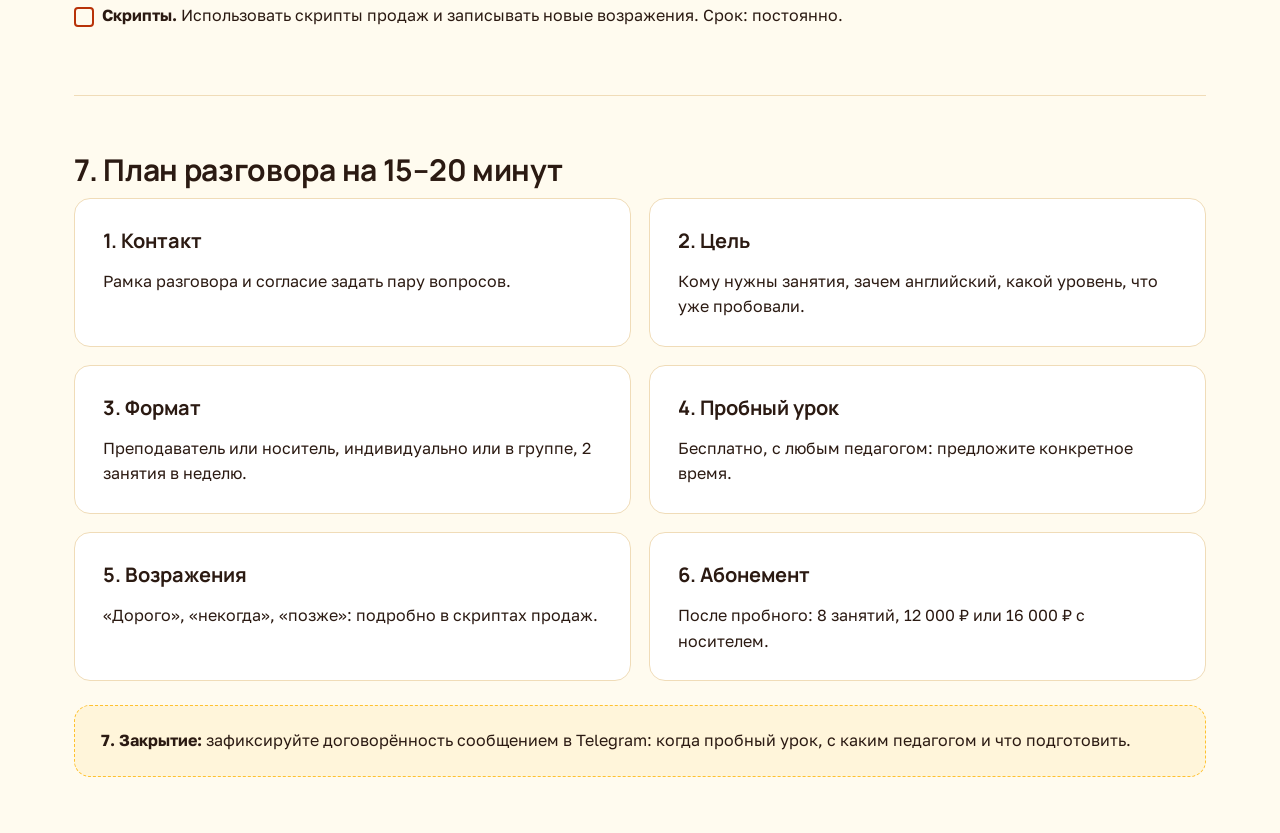
<file: raspakovka.html>
<!DOCTYPE html>
<html lang="ru">
<head>
<meta charset="UTF-8">
<meta name="viewport" content="width=device-width, initial-scale=1.0">
<title>Распаковка — JennyEnglishSchool</title>
<meta name="description" content="Рабочая тетрадь: финансовая модель, портреты учеников, позиционирование, отстройка, цепочка прогрева, дорожная карта и план разговора.">
<meta name="robots" content="noindex">
<link rel="preconnect" href="https://fonts.googleapis.com">
<link rel="preconnect" href="https://fonts.gstatic.com" crossorigin>
<link href="https://fonts.googleapis.com/css2?family=Manrope:wght@500..800&family=Golos+Text:wght@400..700&display=swap" rel="stylesheet">
<link rel="stylesheet" href="styles.css">
<link rel="stylesheet" href="materials.css?v=3">
</head>
<body>

<div class="doc-bar">
  <div class="doc-bar__inner">
    <a href="report/" class="doc-bar__back">← <span>Страница проекта</span></a>
    <div class="doc-bar__actions">
      <a href="recommendations.html" class="btn btn--ghost">Рекомендации</a>
      <button class="btn btn--primary" onclick="window.print()">Сохранить в PDF</button>
    </div>
  </div>
</div>

<div class="container">

  <section class="doc-hero">
    <p class="eyebrow">Распаковка · черновик по вашему брифу</p>
    <h1>Рабочая тетрадь: кто ваш ученик, чем вы отличаетесь и как продаёте</h1>
    <p class="doc-hero__lead">Всё заполнено по ответам, которые вы уже дали в брифе: ничего перезаполнять не нужно. Прочитайте и исправьте то, что не совпадает с практикой. Места, где мы сделали допущение, помечены <span class="draft">допущение</span>.</p>
    <nav class="toc">
      <a href="#model">1. Финансовая модель</a>
      <a href="#audience">2. Портреты учеников</a>
      <a href="#position">3. Позиционирование</a>
      <a href="#vs">4. Отстройка</a>
      <a href="#warm">5. Цепочка прогрева</a>
      <a href="#road">6. Дорожная карта</a>
      <a href="#talk">7. План разговора</a>
    </nav>
  </section>

  <section class="doc-section" id="model">
    <h2>1. Финансовая модель</h2>
    <p class="doc-section__lead">Ваша цель из брифа: 400 000 ₽ выручки в месяц. Продажа идёт абонементами на месяц, поэтому главное число здесь не заявки, а сколько учеников платят каждый месяц.</p>

    <div class="card">
      <div class="tbl-wrap"><table class="tbl">
        <tr><th>Абонемент</th><th>Цена в месяц</th><th>Сколько нужно для 400 000 ₽</th></tr>
        <tr><td>К преподавателю, 8 занятий</td><td>12 000 ₽</td><td>≈ 33 ученика</td></tr>
        <tr><td>К носителю языка, 8 занятий</td><td>16 000 ₽</td><td>25 учеников</td></tr>
        <tr><td>Смесь: 20 к преподавателю + 10 к носителю</td><td>240 000 + 160 000 ₽</td><td>30 учеников</td></tr>
      </table></div>
      <p class="card__note">Вывод: цель достижима при 30–33 платящих учениках. Абонемент к носителю даёт на треть больше выручки с одного ученика, поэтому его стоит предлагать всем, у кого уже есть база.</p>
    </div>

    <div class="card">
      <p class="card__title">Сколько заявок нужно <span class="draft">допущение</span></p>
      <div class="tbl-wrap"><table class="tbl">
        <tr><th>Этап</th><th>Конверсия</th><th>Нужно в месяц</th></tr>
        <tr><td>Заявок на пробный урок</td><td>—</td><td>~50</td></tr>
        <tr><td>Пришли на пробный урок</td><td>~70%</td><td>~35</td></tr>
        <tr><td>Купили абонемент</td><td>~40% от пробных</td><td>~14</td></tr>
      </table></div>
      <p class="card__note">Сейчас у вас около 9 заявок в месяц, цель роста +70% даёт примерно 15. Это в разы меньше, чем нужно для 400 000 ₽ только на новых учениках. Поэтому ключевая метрика: сколько учеников продолжают после первого месяца. Если абонемент продлевают 6–8 месяцев, нужные 30 платящих набираются накоплением, а не за один месяц. Конверсии усреднены, замените их своими цифрами, когда накопится статистика.</p>
    </div>
  </section>

  <section class="doc-section" id="audience">
    <h2>2. Портреты учеников</h2>
    <div class="grid-3">
      <div class="card">
        <span class="tag">Основной</span>
        <p class="card__title">Русскоговорящий, который живёт за границей</p>
        <p><b>Ситуация:</b> переехал, английский нужен каждый день: работа, документы, школа детей, быт.</p>
        <p><b>Боль:</b> понимает, но стесняется говорить; нет времени на очные курсы; хочет заговорить быстрее.</p>
        <p><b>Что хочет:</b> разговорная практика и носитель языка в удобное время.</p>
      </div>
      <div class="card">
        <span class="tag">Массовый</span>
        <p class="card__title">Родитель ребёнка от 4 лет</p>
        <p><b>Ситуация:</b> хочет, чтобы ребёнок начал английский рано и без стресса.</p>
        <p><b>Боль:</b> боится скучных занятий и потерянных денег; не знает, подойдёт ли педагог.</p>
        <p><b>Что хочет:</b> игровой формат и возможность попробовать бесплатно.</p>
      </div>
      <div class="card">
        <span class="tag">Сезонный</span>
        <p class="card__title">Школьник к ЕГЭ</p>
        <p><b>Ситуация:</b> до экзамена ограниченное время, есть пробелы в грамматике и устной части.</p>
        <p><b>Боль:</b> школьная программа не закрывает формат экзамена; нет системы.</p>
        <p><b>Что хочет:</b> понятный план подготовки и обратную связь.</p>
      </div>
    </div>
    <div class="card">
      <p class="card__title">Возражения, которые вы слышите чаще всего</p>
      <p>«Дорого», «некогда», «позже». Ответы на них готовы в <a href="scripts.html#objections">скриптах продаж</a>.</p>
    </div>
  </section>

  <section class="doc-section" id="position">
    <h2>3. Ценностное позиционирование</h2>
    <div class="card">
      <p class="card__title">Одной фразой</p>
      <p>«Английский онлайн с педагогом, которого вы выберете сами: сначала бесплатный пробный урок, потом абонемент только если подошло.»</p>
    </div>
    <div class="card">
      <p class="card__title">Метод в трёх шагах <span class="draft">допущение</span></p>
      <ul class="ul">
        <li><b>Пробный урок.</b> Бесплатно, с любым педагогом: знакомство, оценка уровня, мини-занятие.</li>
        <li><b>Подбор.</b> Формат под цель: преподаватель или носитель, индивидуально или в группе, 2 занятия в неделю.</li>
        <li><b>Регулярность.</b> Абонемент на 8 занятий в месяц и обратная связь по прогрессу раз в месяц.</li>
      </ul>
    </div>
    <div class="card">
      <p class="card__title">Кейс «До / После» <span class="draft">нужен ваш реальный</span></p>
      <div class="grid-2">
        <div class="say say--client"><span class="say__who">До</span>Опишите, с чем пришёл ученик: уровень, цель, что мешало (например, не решался говорить).</div>
        <div class="say"><span class="say__who">После</span>Через сколько месяцев и какой результат: заговорил на работе, сдал экзамен, ребёнок сам просит заниматься.</div>
      </div>
      <p class="card__note">Реального кейса в брифе не было, поэтому мы ничего не придумывали. Пришлите один-два кейса одним сообщением (без фамилий и фото без согласия), и мы вставим их на сайт и в материалы.</p>
    </div>
  </section>

  <section class="doc-section" id="vs">
    <h2>4. Отстройка от конкурентов</h2>
    <p class="doc-section__lead">Обобщённая таблица по типам альтернатив. Подставьте названия 2–3 конкретных школ или репетиторов, с которыми вас сравнивают чаще всего.</p>
    <div class="card">
      <div class="tbl-wrap"><table class="tbl">
        <tr><th></th><th>Частный репетитор</th><th>Большая онлайн-школа</th><th>Вы</th></tr>
        <tr><td>Выбор педагога</td><td>Один человек</td><td>Назначают</td><td>Выбираете сами, в том числе носитель</td></tr>
        <tr><td>Пробное занятие</td><td>Часто платное</td><td>Бесплатное, но с продажей</td><td>Бесплатное, с любым педагогом</td></tr>
        <tr><td>Оплата</td><td>Разовые уроки</td><td>Большие пакеты вперёд</td><td>Абонемент на месяц</td></tr>
        <tr><td>Если не подошло</td><td>Искать другого</td><td>Возврат по условиям</td><td>Меняете педагога после пробного</td></tr>
      </table></div>
      <p class="card__note">Формулировки для сайта и карточек: «Сами выбираете педагога», «Оплата помесячно, без больших пакетов», «Первый урок бесплатный». Не называйте цены конкурентов: мы не знаем их точно.</p>
    </div>
  </section>

  <section class="doc-section" id="warm">
    <h2>5. Цепочка прогрева: 10 касаний</h2>
    <p class="doc-section__lead">Для тех, кто оставил заявку или написал, но ещё не записался на пробный урок или не купил абонемент.</p>
    <div class="card">
      <div class="tbl-wrap"><table class="tbl">
        <tr><th>№</th><th>Когда</th><th>Что отправить</th></tr>
        <tr><td>1</td><td>В день заявки</td><td>Приветствие и вопросы: кому нужны занятия, какой уровень, зачем английский</td></tr>
        <tr><td>2</td><td>День 1</td><td>Предложение двух-трёх слотов на бесплатный пробный урок</td></tr>
        <tr><td>3</td><td>День 2</td><td>Короткий пост: как проходит пробный урок</td></tr>
        <tr><td>4</td><td>День 3</td><td>Видео-знакомство с педагогом, которого предлагаете</td></tr>
        <tr><td>5</td><td>День 5</td><td>Ответ на «некогда»: как вписать 2 занятия в неделю</td></tr>
        <tr><td>6</td><td>День 7</td><td>Ответ на «дорого»: 1 500 ₽ за занятие вместо разовых уроков</td></tr>
        <tr><td>7</td><td>День 10</td><td>Отзыв или кейс ученика с похожей целью</td></tr>
        <tr><td>8</td><td>День 14</td><td>Приглашение в сообщество vk.ru/jennyenglish</td></tr>
        <tr><td>9</td><td>День 21</td><td>Вопрос: актуальны ли занятия, остались ли слоты</td></tr>
        <tr><td>10</td><td>День 30</td><td>Последнее напоминание и закрытие заявки</td></tr>
      </table></div>
    </div>
  </section>

  <section class="doc-section" id="road">
    <h2>6. Дорожная карта: 5 задач</h2>
    <ol class="ul checklist" style="list-style:none;margin-left:0">
      <li><b>Кейсы.</b> Оформить 2–3 кейса по шаблону «До / После». Срок: 1 неделя.</li>
      <li><b>Методология.</b> Закрепить три шага метода и использовать их в сообществе и на сайте. Срок: 1 неделя.</li>
      <li><b>Лид-магнит.</b> Короткий материал для тех, кто ещё не готов к пробному уроку: например, «Как за месяц заговорить свободнее: 7 шагов». Срок: 2 недели.</li>
      <li><b>План разговора.</b> Прогнать план ниже на 3 заявках. Срок: 2 недели.</li>
      <li><b>Скрипты.</b> Использовать <a href="scripts.html">скрипты продаж</a> и записывать новые возражения. Срок: постоянно.</li>
    </ol>
  </section>

  <section class="doc-section" id="talk">
    <h2>7. План разговора на 15–20 минут</h2>
    <div class="grid-2">
      <div class="card"><p class="card__title">1. Контакт</p><p>Рамка разговора и согласие задать пару вопросов.</p></div>
      <div class="card"><p class="card__title">2. Цель</p><p>Кому нужны занятия, зачем английский, какой уровень, что уже пробовали.</p></div>
      <div class="card"><p class="card__title">3. Формат</p><p>Преподаватель или носитель, индивидуально или в группе, 2 занятия в неделю.</p></div>
      <div class="card"><p class="card__title">4. Пробный урок</p><p>Бесплатно, с любым педагогом: предложите конкретное время.</p></div>
      <div class="card"><p class="card__title">5. Возражения</p><p>«Дорого», «некогда», «позже»: подробно в <a href="scripts.html#objections">скриптах продаж</a>.</p></div>
      <div class="card"><p class="card__title">6. Абонемент</p><p>После пробного: 8 занятий, 12 000 ₽ или 16 000 ₽ с носителем.</p></div>
    </div>
    <div class="tip"><strong>7. Закрытие:</strong> зафиксируйте договорённость сообщением в Telegram: когда пробный урок, с каким педагогом и что подготовить.</div>
  </section>

</div>

<script>document.querySelectorAll(".tbl").forEach(function(t){var h=[].map.call(t.querySelectorAll("th"),function(x){return x.textContent});if(!h.length)return;t.querySelectorAll("tr").forEach(function(r){[].forEach.call(r.children,function(c,i){if(c.tagName==="TD")c.setAttribute("data-label",h[i]||"")})})});</script>
</body>
</html>
</file>
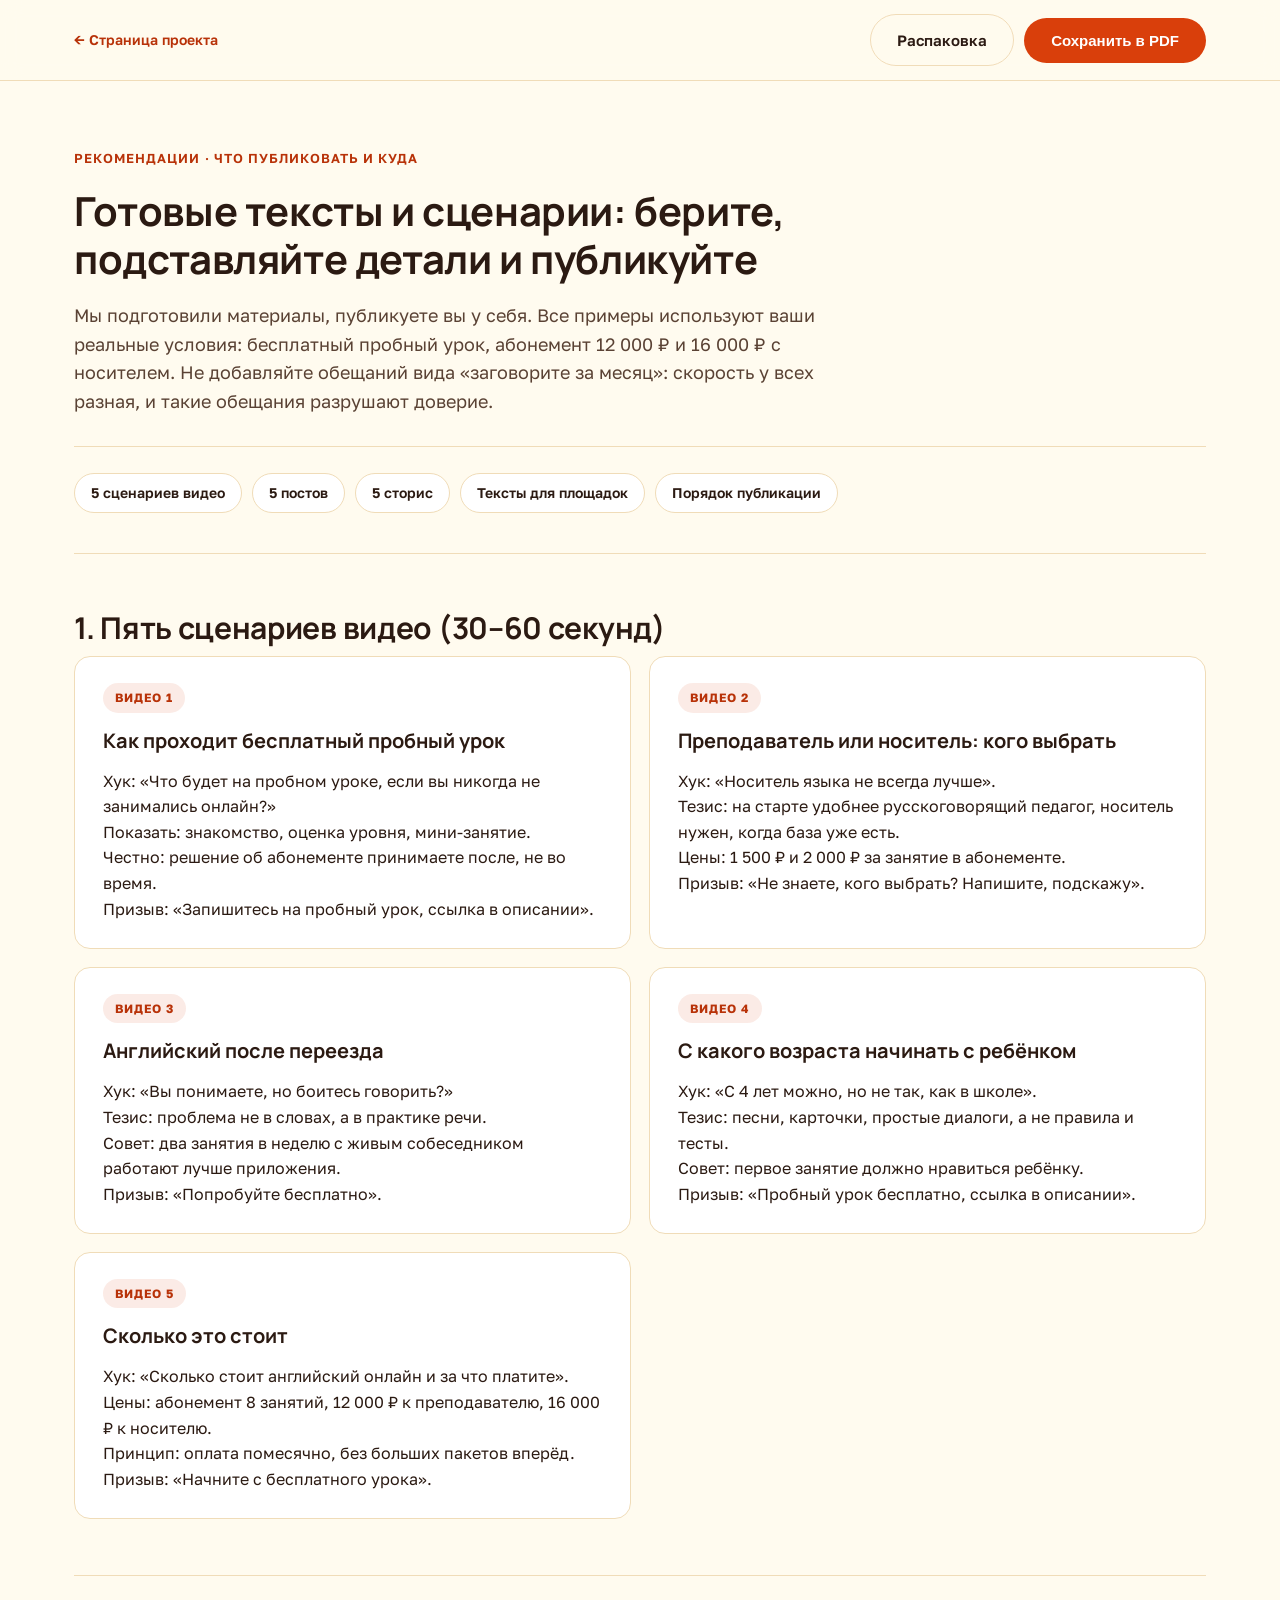
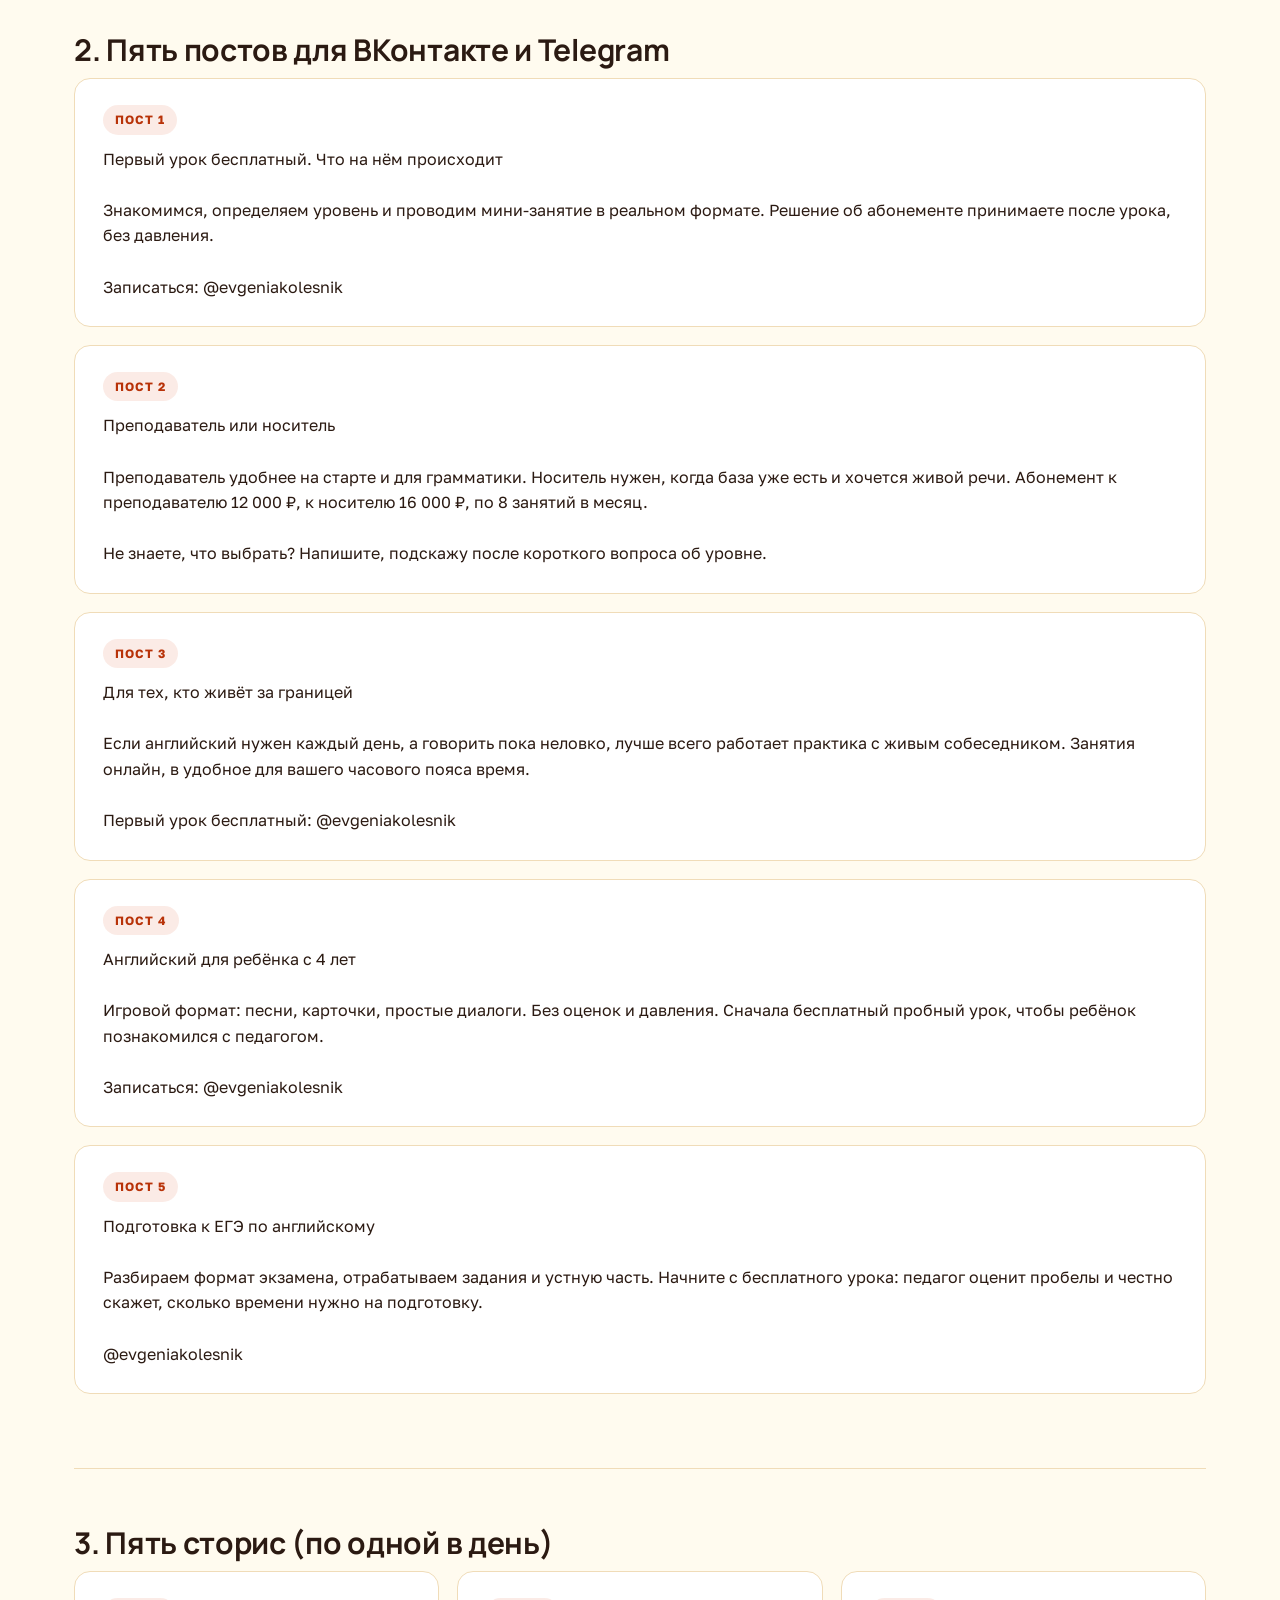
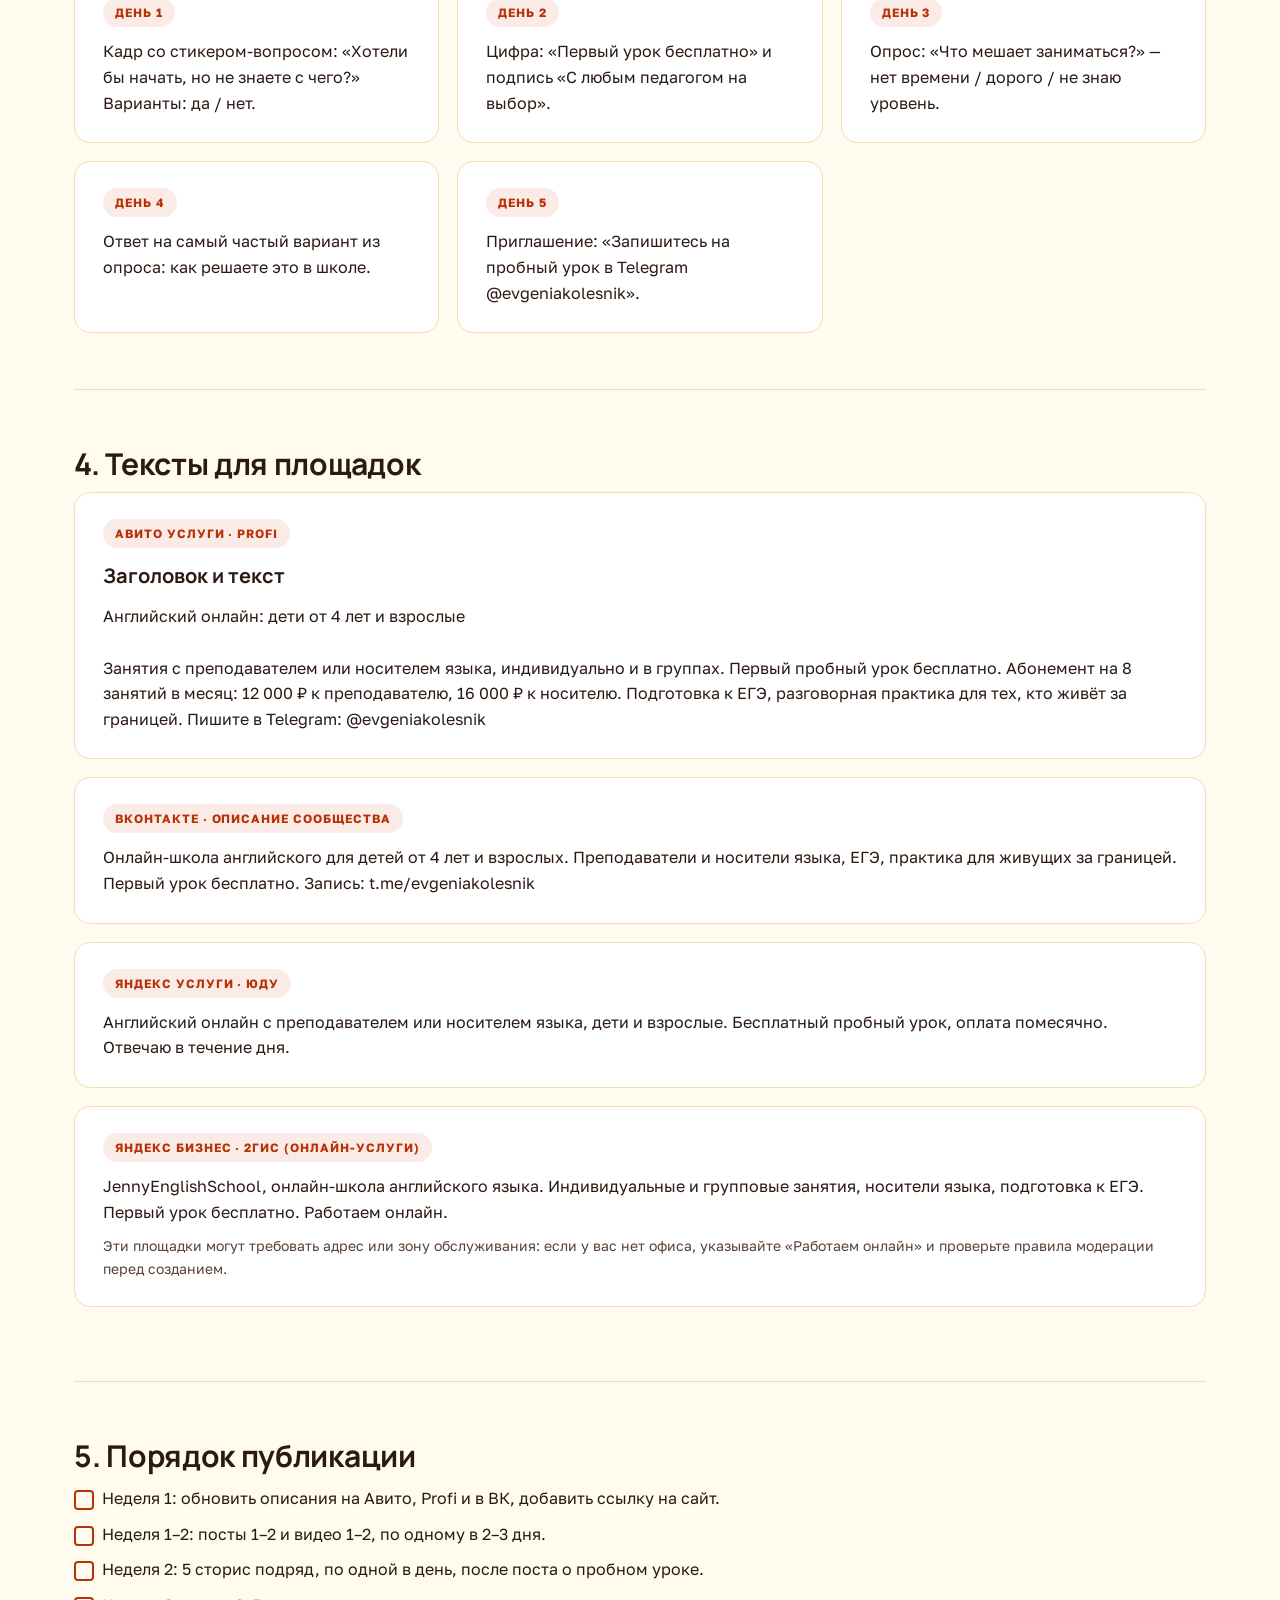
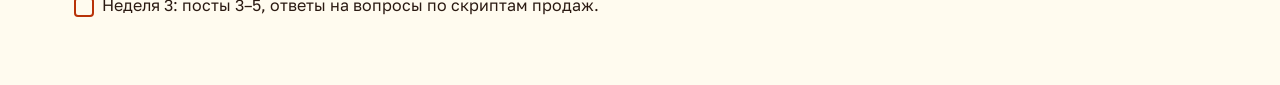
<file: recommendations.html>
<!DOCTYPE html>
<html lang="ru">
<head>
<meta charset="UTF-8">
<meta name="viewport" content="width=device-width, initial-scale=1.0">
<title>Рекомендации — JennyEnglishSchool</title>
<meta name="description" content="Готовые сценарии видео, посты, сторис и тексты карточек для Авито, Profi, ВКонтакте и Яндекс Услуг.">
<meta name="robots" content="noindex">
<link rel="preconnect" href="https://fonts.googleapis.com">
<link rel="preconnect" href="https://fonts.gstatic.com" crossorigin>
<link href="https://fonts.googleapis.com/css2?family=Manrope:wght@500..800&family=Golos+Text:wght@400..700&display=swap" rel="stylesheet">
<link rel="stylesheet" href="styles.css">
<link rel="stylesheet" href="materials.css?v=3">
</head>
<body>

<div class="doc-bar">
  <div class="doc-bar__inner">
    <a href="report/" class="doc-bar__back">← <span>Страница проекта</span></a>
    <div class="doc-bar__actions">
      <a href="raspakovka.html" class="btn btn--ghost">Распаковка</a>
      <button class="btn btn--primary" onclick="window.print()">Сохранить в PDF</button>
    </div>
  </div>
</div>

<div class="container">

  <section class="doc-hero">
    <p class="eyebrow">Рекомендации · что публиковать и куда</p>
    <h1>Готовые тексты и сценарии: берите, подставляйте детали и публикуйте</h1>
    <p class="doc-hero__lead">Мы подготовили материалы, публикуете вы у себя. Все примеры используют ваши реальные условия: бесплатный пробный урок, абонемент 12 000 ₽ и 16 000 ₽ с носителем. Не добавляйте обещаний вида «заговорите за месяц»: скорость у всех разная, и такие обещания разрушают доверие.</p>
    <nav class="toc">
      <a href="#video">5 сценариев видео</a>
      <a href="#posts">5 постов</a>
      <a href="#stories">5 сторис</a>
      <a href="#cards">Тексты для площадок</a>
      <a href="#order">Порядок публикации</a>
    </nav>
  </section>

  <section class="doc-section" id="video">
    <h2>1. Пять сценариев видео (30–60 секунд)</h2>
    <div class="grid-2">
      <div class="card"><span class="tag">Видео 1</span><p class="card__title">Как проходит бесплатный пробный урок</p>
        <p class="post">Хук: «Что будет на пробном уроке, если вы никогда не занимались онлайн?»
Показать: знакомство, оценка уровня, мини-занятие.
Честно: решение об абонементе принимаете после, не во время.
Призыв: «Запишитесь на пробный урок, ссылка в описании».</p></div>
      <div class="card"><span class="tag">Видео 2</span><p class="card__title">Преподаватель или носитель: кого выбрать</p>
        <p class="post">Хук: «Носитель языка не всегда лучше».
Тезис: на старте удобнее русскоговорящий педагог, носитель нужен, когда база уже есть.
Цены: 1 500 ₽ и 2 000 ₽ за занятие в абонементе.
Призыв: «Не знаете, кого выбрать? Напишите, подскажу».</p></div>
      <div class="card"><span class="tag">Видео 3</span><p class="card__title">Английский после переезда</p>
        <p class="post">Хук: «Вы понимаете, но боитесь говорить?»
Тезис: проблема не в словах, а в практике речи.
Совет: два занятия в неделю с живым собеседником работают лучше приложения.
Призыв: «Попробуйте бесплатно».</p></div>
      <div class="card"><span class="tag">Видео 4</span><p class="card__title">С какого возраста начинать с ребёнком</p>
        <p class="post">Хук: «С 4 лет можно, но не так, как в школе».
Тезис: песни, карточки, простые диалоги, а не правила и тесты.
Совет: первое занятие должно нравиться ребёнку.
Призыв: «Пробный урок бесплатно, ссылка в описании».</p></div>
      <div class="card"><span class="tag">Видео 5</span><p class="card__title">Сколько это стоит</p>
        <p class="post">Хук: «Сколько стоит английский онлайн и за что платите».
Цены: абонемент 8 занятий, 12 000 ₽ к преподавателю, 16 000 ₽ к носителю.
Принцип: оплата помесячно, без больших пакетов вперёд.
Призыв: «Начните с бесплатного урока».</p></div>
    </div>
  </section>

  <section class="doc-section" id="posts">
    <h2>2. Пять постов для ВКонтакте и Telegram</h2>
    <div class="card"><span class="tag">Пост 1</span>
      <p class="post">Первый урок бесплатный. Что на нём происходит

Знакомимся, определяем уровень и проводим мини-занятие в реальном формате. Решение об абонементе принимаете после урока, без давления.

Записаться: @evgeniakolesnik</p></div>
    <div class="card"><span class="tag">Пост 2</span>
      <p class="post">Преподаватель или носитель

Преподаватель удобнее на старте и для грамматики. Носитель нужен, когда база уже есть и хочется живой речи. Абонемент к преподавателю 12 000 ₽, к носителю 16 000 ₽, по 8 занятий в месяц.

Не знаете, что выбрать? Напишите, подскажу после короткого вопроса об уровне.</p></div>
    <div class="card"><span class="tag">Пост 3</span>
      <p class="post">Для тех, кто живёт за границей

Если английский нужен каждый день, а говорить пока неловко, лучше всего работает практика с живым собеседником. Занятия онлайн, в удобное для вашего часового пояса время.

Первый урок бесплатный: @evgeniakolesnik</p></div>
    <div class="card"><span class="tag">Пост 4</span>
      <p class="post">Английский для ребёнка с 4 лет

Игровой формат: песни, карточки, простые диалоги. Без оценок и давления. Сначала бесплатный пробный урок, чтобы ребёнок познакомился с педагогом.

Записаться: @evgeniakolesnik</p></div>
    <div class="card"><span class="tag">Пост 5</span>
      <p class="post">Подготовка к ЕГЭ по английскому

Разбираем формат экзамена, отрабатываем задания и устную часть. Начните с бесплатного урока: педагог оценит пробелы и честно скажет, сколько времени нужно на подготовку.

@evgeniakolesnik</p></div>
  </section>

  <section class="doc-section" id="stories">
    <h2>3. Пять сторис (по одной в день)</h2>
    <div class="grid-3">
      <div class="card"><span class="tag">День 1</span><p>Кадр со стикером-вопросом: «Хотели бы начать, но не знаете с чего?» Варианты: да / нет.</p></div>
      <div class="card"><span class="tag">День 2</span><p>Цифра: «Первый урок бесплатно» и подпись «С любым педагогом на выбор».</p></div>
      <div class="card"><span class="tag">День 3</span><p>Опрос: «Что мешает заниматься?» — нет времени / дорого / не знаю уровень.</p></div>
      <div class="card"><span class="tag">День 4</span><p>Ответ на самый частый вариант из опроса: как решаете это в школе.</p></div>
      <div class="card"><span class="tag">День 5</span><p>Приглашение: «Запишитесь на пробный урок в Telegram @evgeniakolesnik».</p></div>
    </div>
  </section>

  <section class="doc-section" id="cards">
    <h2>4. Тексты для площадок</h2>

    <div class="card"><span class="tag">Авито Услуги · Profi</span>
      <p class="card__title">Заголовок и текст</p>
      <p class="post">Английский онлайн: дети от 4 лет и взрослые

Занятия с преподавателем или носителем языка, индивидуально и в группах. Первый пробный урок бесплатно. Абонемент на 8 занятий в месяц: 12 000 ₽ к преподавателю, 16 000 ₽ к носителю. Подготовка к ЕГЭ, разговорная практика для тех, кто живёт за границей. Пишите в Telegram: @evgeniakolesnik</p></div>

    <div class="card"><span class="tag">ВКонтакте · описание сообщества</span>
      <p class="post">Онлайн-школа английского для детей от 4 лет и взрослых. Преподаватели и носители языка, ЕГЭ, практика для живущих за границей. Первый урок бесплатно. Запись: t.me/evgeniakolesnik</p></div>

    <div class="card"><span class="tag">Яндекс Услуги · Юду</span>
      <p class="post">Английский онлайн с преподавателем или носителем языка, дети и взрослые. Бесплатный пробный урок, оплата помесячно. Отвечаю в течение дня.</p></div>

    <div class="card"><span class="tag">Яндекс Бизнес · 2ГИС (онлайн-услуги)</span>
      <p class="post">JennyEnglishSchool, онлайн-школа английского языка. Индивидуальные и групповые занятия, носители языка, подготовка к ЕГЭ. Первый урок бесплатно. Работаем онлайн.</p>
      <p class="card__note">Эти площадки могут требовать адрес или зону обслуживания: если у вас нет офиса, указывайте «Работаем онлайн» и проверьте правила модерации перед созданием.</p></div>
  </section>

  <section class="doc-section" id="order">
    <h2>5. Порядок публикации</h2>
    <ol class="ul checklist" style="list-style:none;margin-left:0">
      <li>Неделя 1: обновить описания на Авито, Profi и в ВК, добавить ссылку на сайт.</li>
      <li>Неделя 1–2: посты 1–2 и видео 1–2, по одному в 2–3 дня.</li>
      <li>Неделя 2: 5 сторис подряд, по одной в день, после поста о пробном уроке.</li>
      <li>Неделя 3: посты 3–5, ответы на вопросы по <a href="scripts.html">скриптам продаж</a>.</li>
    </ol>
  </section>

</div>

</body>
</html>
</file>
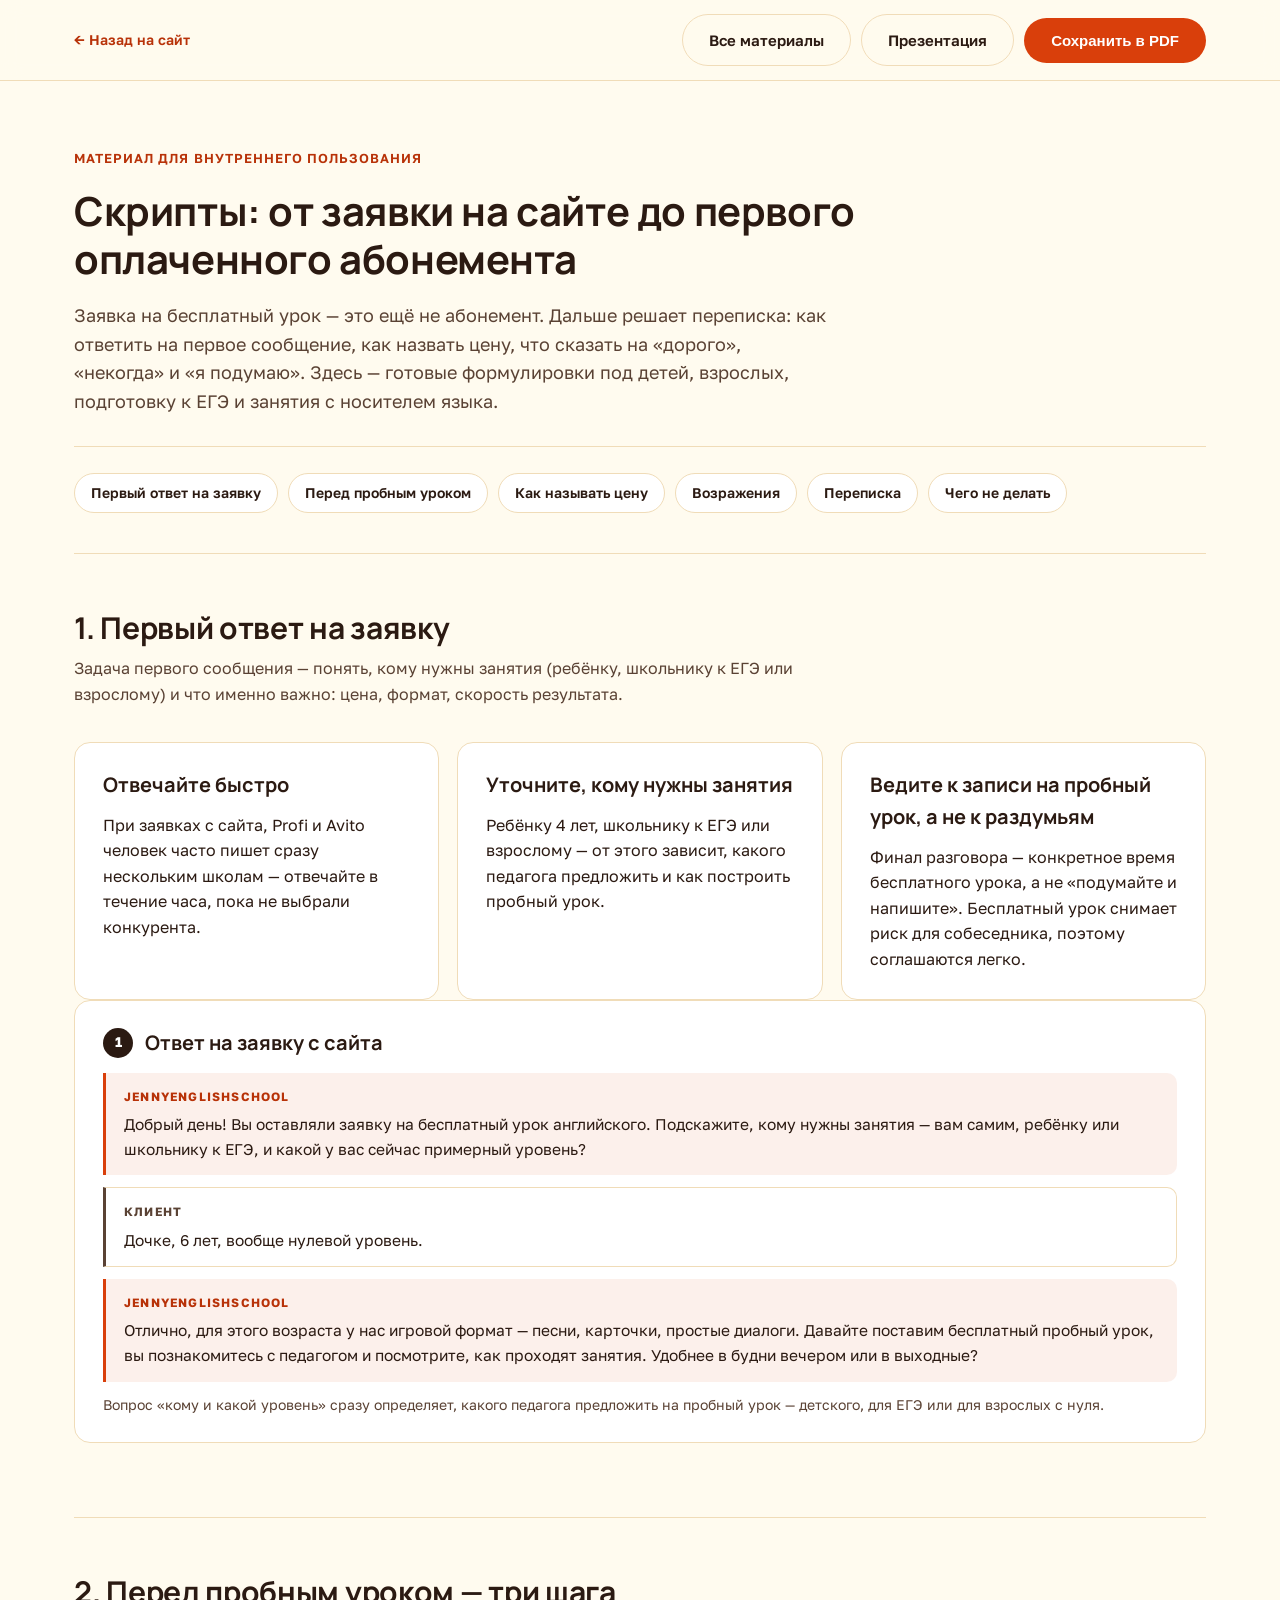
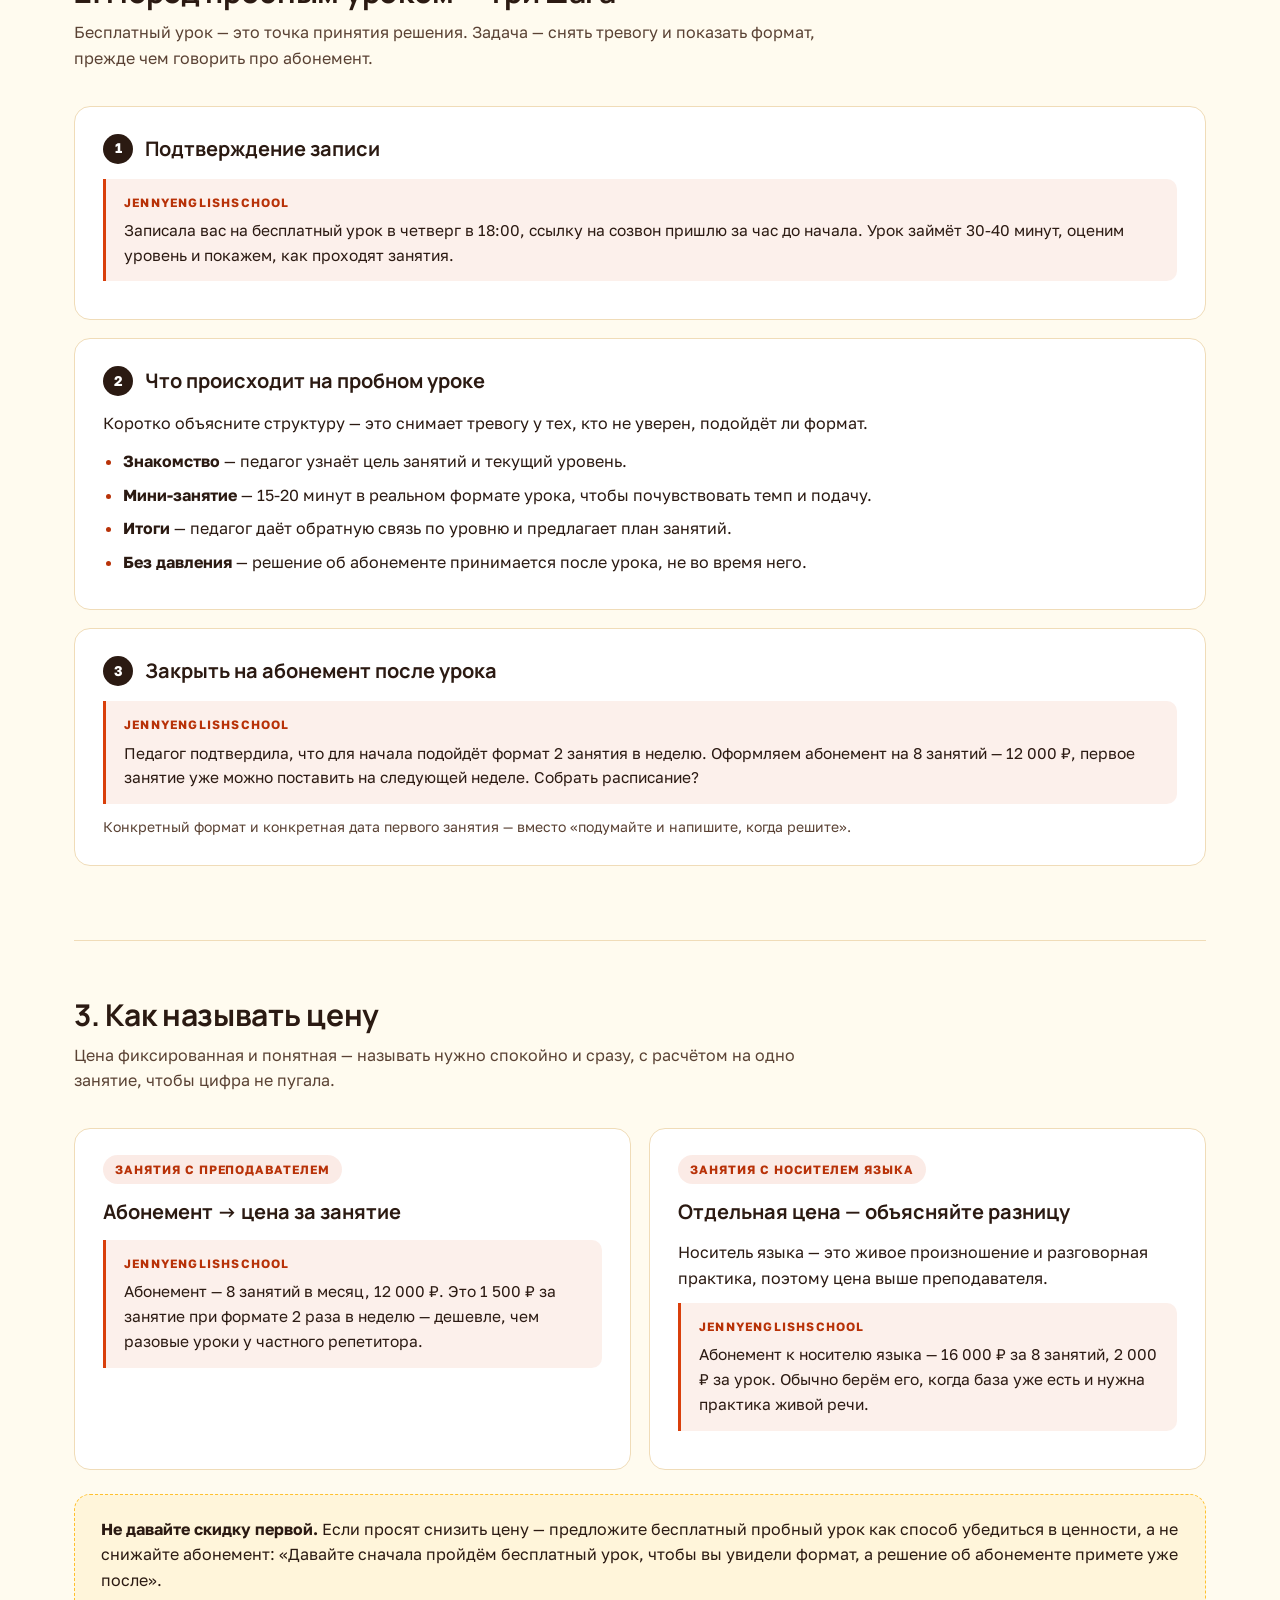
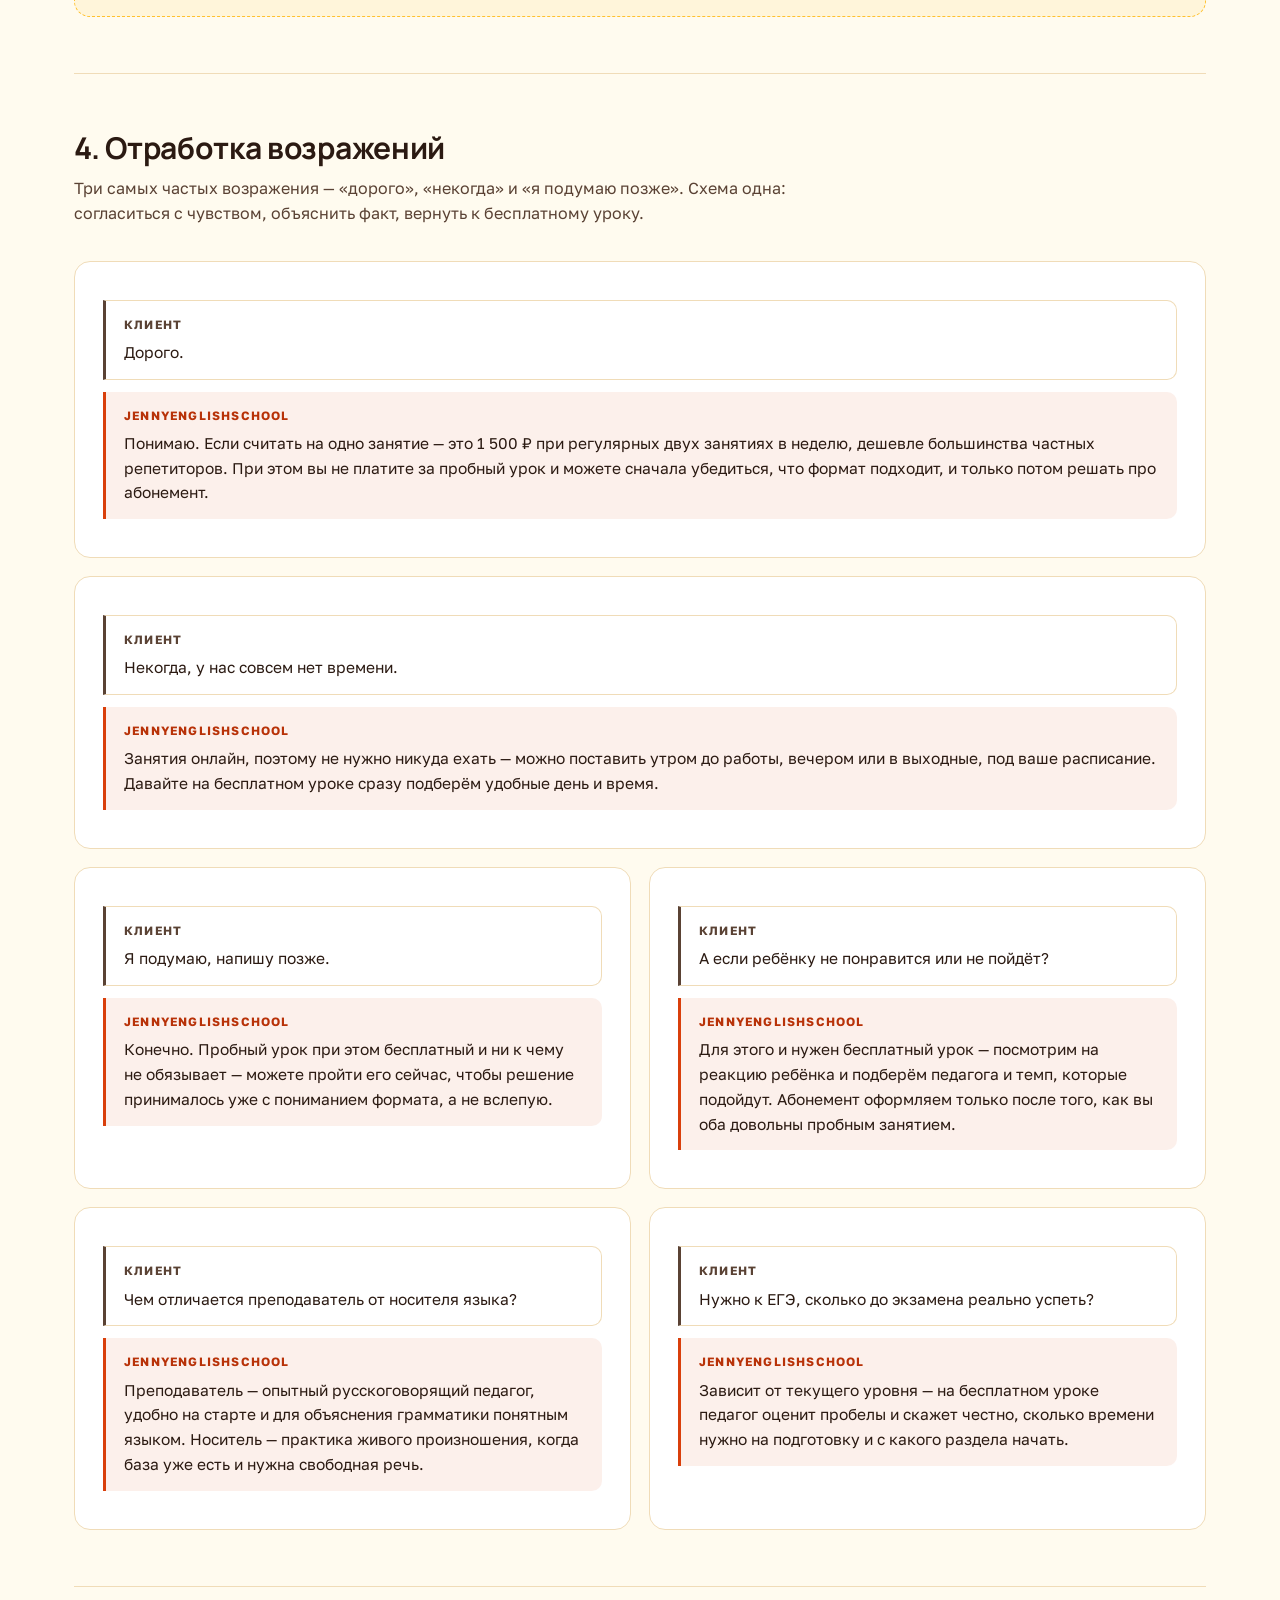
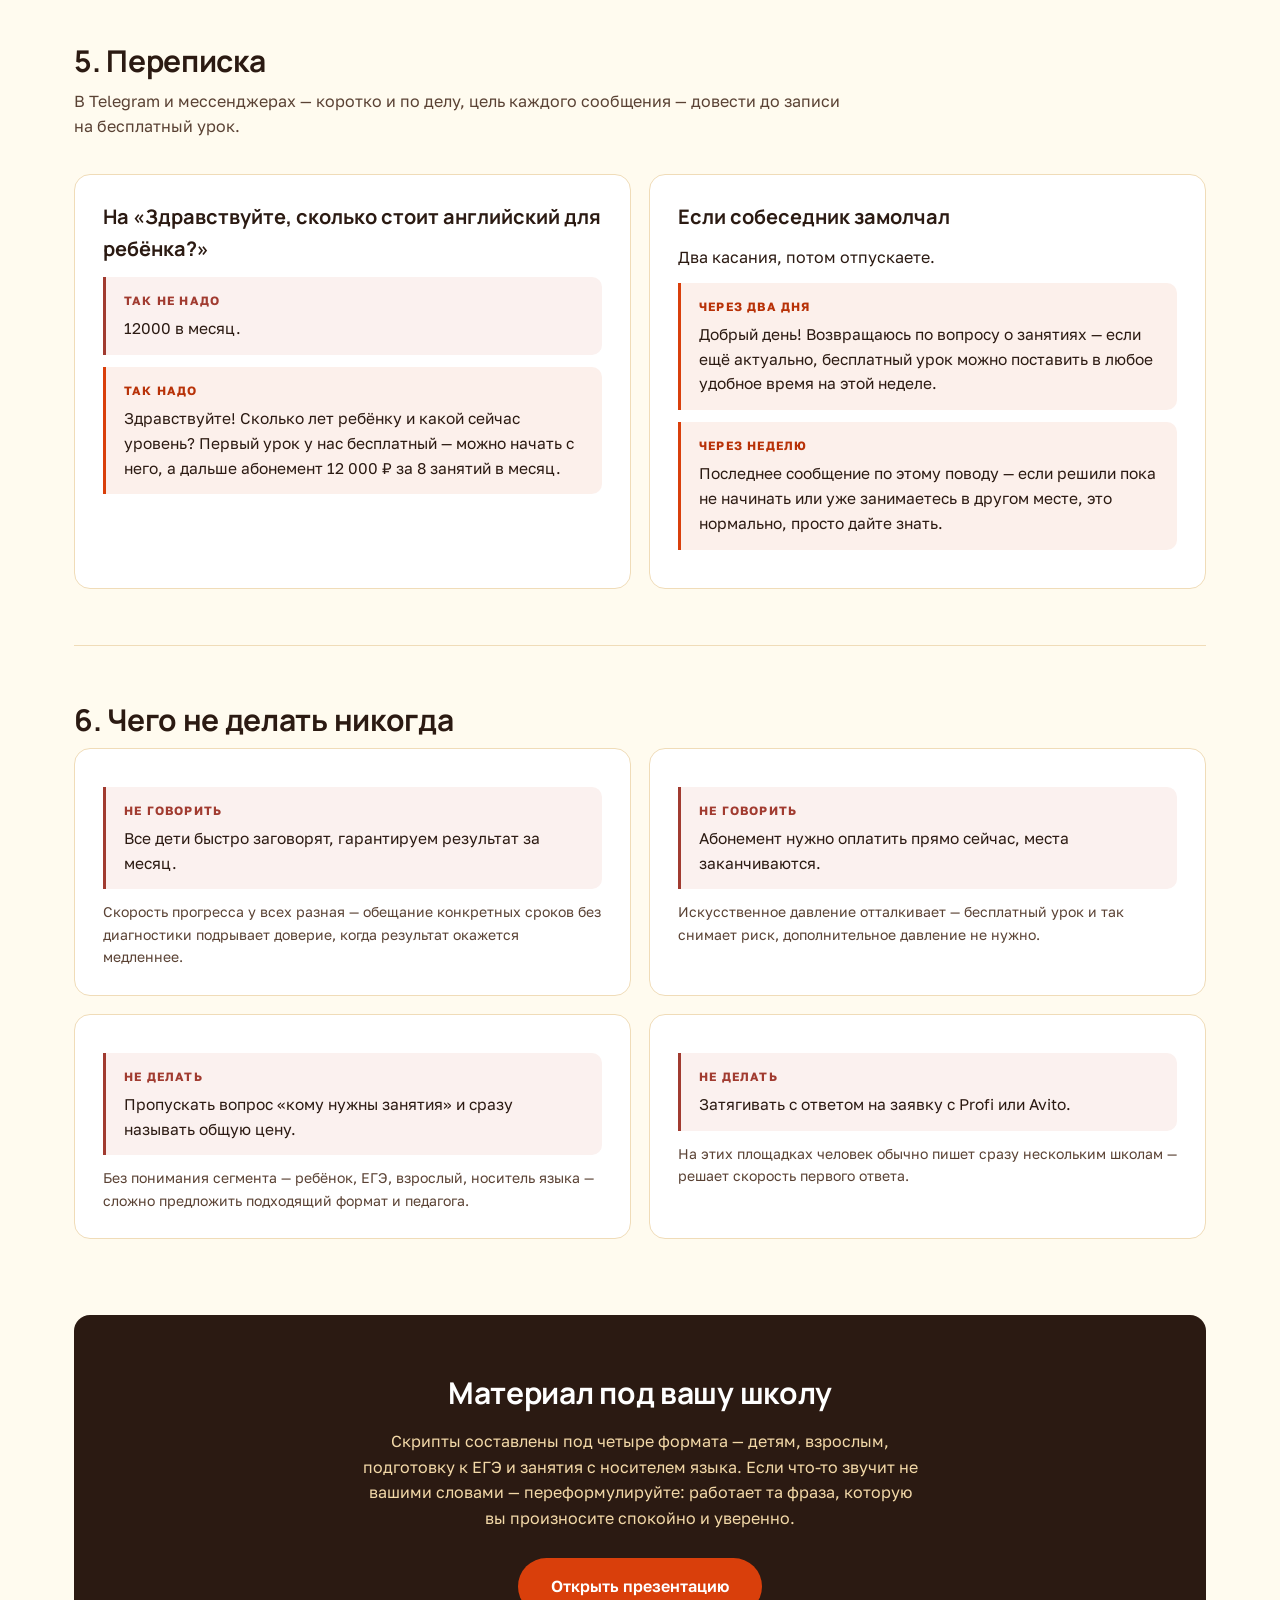
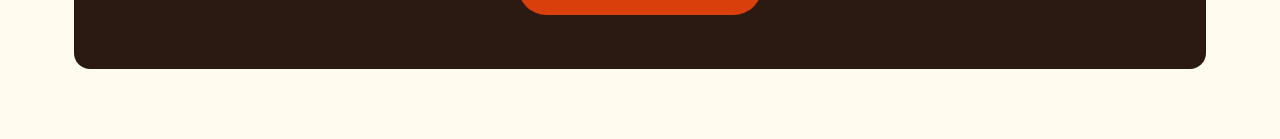
<file: scripts.html>
<!DOCTYPE html>
<html lang="ru">
<head>
<meta charset="UTF-8">
<meta name="viewport" content="width=device-width, initial-scale=1.0">
<title>Скрипты продаж — JennyEnglishSchool</title>
<meta name="description" content="Что говорить тому, кто оставил заявку на бесплатный урок английского: первый ответ, консультация, озвучивание цены, отработка возражений «дорого», «некогда», «я подумаю».">
<meta name="robots" content="noindex">
<link rel="preconnect" href="https://fonts.googleapis.com">
<link rel="preconnect" href="https://fonts.gstatic.com" crossorigin>
<link href="https://fonts.googleapis.com/css2?family=Manrope:wght@500..800&family=Golos+Text:wght@400..700&display=swap" rel="stylesheet">
<link rel="stylesheet" href="styles.css">
<link rel="stylesheet" href="materials.css">
</head>
<body>

<div class="doc-bar">
  <div class="doc-bar__inner">
    <a href="index.html" class="doc-bar__back">← <span>Назад на сайт</span></a>
    <div class="doc-bar__actions">
      <a href="materials.html" class="btn btn--ghost">Все материалы</a>
      <a href="presentation.html" class="btn btn--ghost">Презентация</a>
      <button class="btn btn--primary" onclick="window.print()">Сохранить в PDF</button>
    </div>
  </div>
</div>

<div class="container">

  <section class="doc-hero">
    <p class="eyebrow">Материал для внутреннего пользования</p>
    <h1>Скрипты: от заявки на сайте до первого оплаченного абонемента</h1>
    <p class="doc-hero__lead">Заявка на бесплатный урок — это ещё не абонемент. Дальше решает переписка: как ответить на первое сообщение, как назвать цену, что сказать на «дорого», «некогда» и «я подумаю». Здесь — готовые формулировки под детей, взрослых, подготовку к ЕГЭ и занятия с носителем языка.</p>
    <nav class="toc">
      <a href="#intake">Первый ответ на заявку</a>
      <a href="#trial">Перед пробным уроком</a>
      <a href="#price">Как называть цену</a>
      <a href="#objections">Возражения</a>
      <a href="#chat">Переписка</a>
      <a href="#stop">Чего не делать</a>
    </nav>
  </section>

  <section class="doc-section" id="intake">
    <h2>1. Первый ответ на заявку</h2>
    <p class="doc-section__lead">Задача первого сообщения — понять, кому нужны занятия (ребёнку, школьнику к ЕГЭ или взрослому) и что именно важно: цена, формат, скорость результата.</p>

    <div class="grid-3">
      <div class="card">
        <p class="card__title">Отвечайте быстро</p>
        <p>При заявках с сайта, Profi и Avito человек часто пишет сразу нескольким школам — отвечайте в течение часа, пока не выбрали конкурента.</p>
      </div>
      <div class="card">
        <p class="card__title">Уточните, кому нужны занятия</p>
        <p>Ребёнку 4 лет, школьнику к ЕГЭ или взрослому — от этого зависит, какого педагога предложить и как построить пробный урок.</p>
      </div>
      <div class="card">
        <p class="card__title">Ведите к записи на пробный урок, а не к раздумьям</p>
        <p>Финал разговора — конкретное время бесплатного урока, а не «подумайте и напишите». Бесплатный урок снимает риск для собеседника, поэтому соглашаются легко.</p>
      </div>
    </div>

    <div class="card">
      <div class="card__head"><span class="card__step">1</span><p class="card__title">Ответ на заявку с сайта</p></div>
      <div class="say">
        <span class="say__who">JennyEnglishSchool</span>
        Добрый день! Вы оставляли заявку на бесплатный урок английского. Подскажите, кому нужны занятия — вам самим, ребёнку или школьнику к ЕГЭ, и какой у вас сейчас примерный уровень?
      </div>
      <div class="say say--client">
        <span class="say__who">Клиент</span>
        Дочке, 6 лет, вообще нулевой уровень.
      </div>
      <div class="say">
        <span class="say__who">JennyEnglishSchool</span>
        Отлично, для этого возраста у нас игровой формат — песни, карточки, простые диалоги. Давайте поставим бесплатный пробный урок, вы познакомитесь с педагогом и посмотрите, как проходят занятия. Удобнее в будни вечером или в выходные?
      </div>
      <p class="card__note">Вопрос «кому и какой уровень» сразу определяет, какого педагога предложить на пробный урок — детского, для ЕГЭ или для взрослых с нуля.</p>
    </div>
  </section>

  <section class="doc-section" id="trial">
    <h2>2. Перед пробным уроком — три шага</h2>
    <p class="doc-section__lead">Бесплатный урок — это точка принятия решения. Задача — снять тревогу и показать формат, прежде чем говорить про абонемент.</p>

    <div class="card">
      <div class="card__head"><span class="card__step">1</span><p class="card__title">Подтверждение записи</p></div>
      <div class="say">
        <span class="say__who">JennyEnglishSchool</span>
        Записала вас на бесплатный урок в четверг в 18:00, ссылку на созвон пришлю за час до начала. Урок займёт 30-40 минут, оценим уровень и покажем, как проходят занятия.
      </div>
    </div>

    <div class="card">
      <div class="card__head"><span class="card__step">2</span><p class="card__title">Что происходит на пробном уроке</p></div>
      <p>Коротко объясните структуру — это снимает тревогу у тех, кто не уверен, подойдёт ли формат.</p>
      <ul class="ul">
        <li><b>Знакомство</b> — педагог узнаёт цель занятий и текущий уровень.</li>
        <li><b>Мини-занятие</b> — 15-20 минут в реальном формате урока, чтобы почувствовать темп и подачу.</li>
        <li><b>Итоги</b> — педагог даёт обратную связь по уровню и предлагает план занятий.</li>
        <li><b>Без давления</b> — решение об абонементе принимается после урока, не во время него.</li>
      </ul>
    </div>

    <div class="card">
      <div class="card__head"><span class="card__step">3</span><p class="card__title">Закрыть на абонемент после урока</p></div>
      <div class="say">
        <span class="say__who">JennyEnglishSchool</span>
        Педагог подтвердила, что для начала подойдёт формат 2 занятия в неделю. Оформляем абонемент на 8 занятий — 12 000 ₽, первое занятие уже можно поставить на следующей неделе. Собрать расписание?
      </div>
      <p class="card__note">Конкретный формат и конкретная дата первого занятия — вместо «подумайте и напишите, когда решите».</p>
    </div>
  </section>

  <section class="doc-section" id="price">
    <h2>3. Как называть цену</h2>
    <p class="doc-section__lead">Цена фиксированная и понятная — называть нужно спокойно и сразу, с расчётом на одно занятие, чтобы цифра не пугала.</p>

    <div class="grid-2">
      <div class="card">
        <span class="tag">Занятия с преподавателем</span>
        <p class="card__title">Абонемент → цена за занятие</p>
        <div class="say">
          <span class="say__who">JennyEnglishSchool</span>
          Абонемент — 8 занятий в месяц, 12 000 ₽. Это 1 500 ₽ за занятие при формате 2 раза в неделю — дешевле, чем разовые уроки у частного репетитора.
        </div>
      </div>
      <div class="card">
        <span class="tag">Занятия с носителем языка</span>
        <p class="card__title">Отдельная цена — объясняйте разницу</p>
        <p>Носитель языка — это живое произношение и разговорная практика, поэтому цена выше преподавателя.</p>
        <div class="say">
          <span class="say__who">JennyEnglishSchool</span>
          Абонемент к носителю языка — 16 000 ₽ за 8 занятий, 2 000 ₽ за урок. Обычно берём его, когда база уже есть и нужна практика живой речи.
        </div>
      </div>
    </div>

    <div class="tip">
      <strong>Не давайте скидку первой.</strong> Если просят снизить цену — предложите бесплатный пробный урок как способ убедиться в ценности, а не снижайте абонемент: «Давайте сначала пройдём бесплатный урок, чтобы вы увидели формат, а решение об абонементе примете уже после».
    </div>
  </section>

  <section class="doc-section" id="objections">
    <h2>4. Отработка возражений</h2>
    <p class="doc-section__lead">Три самых частых возражения — «дорого», «некогда» и «я подумаю позже». Схема одна: согласиться с чувством, объяснить факт, вернуть к бесплатному уроку.</p>

    <div class="card">
      <div class="say say--client"><span class="say__who">Клиент</span>Дорого.</div>
      <div class="say">
        <span class="say__who">JennyEnglishSchool</span>
        Понимаю. Если считать на одно занятие — это 1 500 ₽ при регулярных двух занятиях в неделю, дешевле большинства частных репетиторов. При этом вы не платите за пробный урок и можете сначала убедиться, что формат подходит, и только потом решать про абонемент.
      </div>
    </div>

    <div class="card">
      <div class="say say--client"><span class="say__who">Клиент</span>Некогда, у нас совсем нет времени.</div>
      <div class="say">
        <span class="say__who">JennyEnglishSchool</span>
        Занятия онлайн, поэтому не нужно никуда ехать — можно поставить утром до работы, вечером или в выходные, под ваше расписание. Давайте на бесплатном уроке сразу подберём удобные день и время.
      </div>
    </div>

    <div class="grid-2">
      <div class="card">
        <div class="say say--client"><span class="say__who">Клиент</span>Я подумаю, напишу позже.</div>
        <div class="say">
          <span class="say__who">JennyEnglishSchool</span>
          Конечно. Пробный урок при этом бесплатный и ни к чему не обязывает — можете пройти его сейчас, чтобы решение принималось уже с пониманием формата, а не вслепую.
        </div>
      </div>
      <div class="card">
        <div class="say say--client"><span class="say__who">Клиент</span>А если ребёнку не понравится или не пойдёт?</div>
        <div class="say">
          <span class="say__who">JennyEnglishSchool</span>
          Для этого и нужен бесплатный урок — посмотрим на реакцию ребёнка и подберём педагога и темп, которые подойдут. Абонемент оформляем только после того, как вы оба довольны пробным занятием.
        </div>
      </div>
      <div class="card">
        <div class="say say--client"><span class="say__who">Клиент</span>Чем отличается преподаватель от носителя языка?</div>
        <div class="say">
          <span class="say__who">JennyEnglishSchool</span>
          Преподаватель — опытный русскоговорящий педагог, удобно на старте и для объяснения грамматики понятным языком. Носитель — практика живого произношения, когда база уже есть и нужна свободная речь.
        </div>
      </div>
      <div class="card">
        <div class="say say--client"><span class="say__who">Клиент</span>Нужно к ЕГЭ, сколько до экзамена реально успеть?</div>
        <div class="say">
          <span class="say__who">JennyEnglishSchool</span>
          Зависит от текущего уровня — на бесплатном уроке педагог оценит пробелы и скажет честно, сколько времени нужно на подготовку и с какого раздела начать.
        </div>
      </div>
    </div>
  </section>

  <section class="doc-section" id="chat">
    <h2>5. Переписка</h2>
    <p class="doc-section__lead">В Telegram и мессенджерах — коротко и по делу, цель каждого сообщения — довести до записи на бесплатный урок.</p>

    <div class="grid-2">
      <div class="card">
        <p class="card__title">На «Здравствуйте, сколько стоит английский для ребёнка?»</p>
        <div class="say say--stop">
          <span class="say__who">Так не надо</span>
          12000 в месяц.
        </div>
        <div class="say">
          <span class="say__who">Так надо</span>
          Здравствуйте! Сколько лет ребёнку и какой сейчас уровень? Первый урок у нас бесплатный — можно начать с него, а дальше абонемент 12 000 ₽ за 8 занятий в месяц.
        </div>
      </div>
      <div class="card">
        <p class="card__title">Если собеседник замолчал</p>
        <p>Два касания, потом отпускаете.</p>
        <div class="say">
          <span class="say__who">Через два дня</span>
          Добрый день! Возвращаюсь по вопросу о занятиях — если ещё актуально, бесплатный урок можно поставить в любое удобное время на этой неделе.
        </div>
        <div class="say">
          <span class="say__who">Через неделю</span>
          Последнее сообщение по этому поводу — если решили пока не начинать или уже занимаетесь в другом месте, это нормально, просто дайте знать.
        </div>
      </div>
    </div>
  </section>

  <section class="doc-section" id="stop">
    <h2>6. Чего не делать никогда</h2>
    <div class="grid-2">
      <div class="card">
        <div class="say say--stop"><span class="say__who">Не говорить</span>Все дети быстро заговорят, гарантируем результат за месяц.</div>
        <p class="card__note">Скорость прогресса у всех разная — обещание конкретных сроков без диагностики подрывает доверие, когда результат окажется медленнее.</p>
      </div>
      <div class="card">
        <div class="say say--stop"><span class="say__who">Не говорить</span>Абонемент нужно оплатить прямо сейчас, места заканчиваются.</div>
        <p class="card__note">Искусственное давление отталкивает — бесплатный урок и так снимает риск, дополнительное давление не нужно.</p>
      </div>
      <div class="card">
        <div class="say say--stop"><span class="say__who">Не делать</span>Пропускать вопрос «кому нужны занятия» и сразу называть общую цену.</div>
        <p class="card__note">Без понимания сегмента — ребёнок, ЕГЭ, взрослый, носитель языка — сложно предложить подходящий формат и педагога.</p>
      </div>
      <div class="card">
        <div class="say say--stop"><span class="say__who">Не делать</span>Затягивать с ответом на заявку с Profi или Avito.</div>
        <p class="card__note">На этих площадках человек обычно пишет сразу нескольким школам — решает скорость первого ответа.</p>
      </div>
    </div>
  </section>

  <div class="cta-final">
    <h2>Материал под вашу школу</h2>
    <p>Скрипты составлены под четыре формата — детям, взрослым, подготовку к ЕГЭ и занятия с носителем языка. Если что-то звучит не вашими словами — переформулируйте: работает та фраза, которую вы произносите спокойно и уверенно.</p>
    <a href="presentation.html" class="btn btn--primary btn--lg">Открыть презентацию</a>
  </div>

</div>

</body>
</html>
</file>
<file: styles.css>
:root {
  --clr-bg: #fffbef;
  --clr-surface: #ffffff;
  --clr-surface-alt: #ffeac2;
  --clr-text: #2b1a12;
  --clr-text-muted: #5a4234;
  --clr-accent: #d93f0b;
  --clr-accent-dark: #b83208;
  --clr-warm: #ffc12e;
  --clr-border: #f0dcb8;
  --clr-bg-alt: #ffeac2;
  --clr-ink-soft: #5a4234;
  --shadow: 0 20px 45px -25px rgba(31, 41, 55, 0.2);
  --radius: 16px;
  --font-head: 'Manrope', 'Segoe UI', sans-serif;
  --font-body: 'Golos Text', 'Segoe UI', sans-serif;
}

* { box-sizing: border-box; margin: 0; padding: 0; }

html { scroll-behavior: smooth; }

body {
  background: var(--clr-bg);
  color: var(--clr-text);
  font-family: var(--font-body);
  line-height: 1.6;
  -webkit-font-smoothing: antialiased;
}

img { max-width: 100%; display: block; }
a { color: inherit; text-decoration: none; }

.container {
  max-width: 1180px;
  margin: 0 auto;
  padding: 0 24px;
}

h1, h2, h3 {
  font-family: var(--font-head);
  font-weight: 700;
  color: var(--clr-text);
  letter-spacing: -0.01em;
}

.section-title {
  font-size: clamp(28px, 3.2vw, 40px);
  text-align: center;
  margin-bottom: 12px;
}

.section-sub {
  text-align: center;
  color: var(--clr-text-muted);
  max-width: 560px;
  margin: 0 auto 48px;
}

.btn {
  display: inline-flex;
  align-items: center;
  justify-content: center;
  padding: 13px 26px;
  border-radius: 999px;
  font-weight: 600;
  font-size: 15px;
  border: 1px solid transparent;
  cursor: pointer;
  transition: transform 0.2s ease, box-shadow 0.2s ease, background 0.2s ease;
  white-space: nowrap;
}

.btn--primary {
  background: var(--clr-accent);
  color: #fff;
}
.btn--primary:hover { background: var(--clr-accent-dark); transform: translateY(-1px); }

.btn--ghost {
  background: transparent;
  border-color: var(--clr-border);
  color: var(--clr-text);
}
.btn--ghost:hover { border-color: var(--clr-accent); color: var(--clr-accent-dark); }

.btn--lg { padding: 15px 32px; font-size: 16px; }

/* Header */
.header {
  position: sticky;
  top: 0;
  z-index: 100;
  background: rgba(255, 251, 239, 0.9);
  backdrop-filter: blur(10px);
  border-bottom: 1px solid transparent;
  transition: border-color 0.2s ease, box-shadow 0.2s ease;
}
.header.scrolled { border-color: var(--clr-border); box-shadow: 0 4px 20px -18px rgba(0,0,0,0.3); }

.header__inner {
  display: flex;
  align-items: center;
  justify-content: space-between;
  gap: 24px;
  min-width: 0;
  height: 76px;
}

.logo {
  display: flex;
  align-items: center;
  gap: 10px;
  flex-shrink: 0;
  font-family: var(--font-head);
  font-weight: 700;
  font-size: 18px;
}
.logo__suffix { color: var(--clr-text-muted); font-weight: 500; font-size: 14px; }

.nav {
  display: flex;
  gap: 28px;
  flex: 1;
  justify-content: center;
}
.nav a {
  font-size: 15px;
  font-weight: 500;
  color: var(--clr-text-muted);
  white-space: nowrap;
  transition: color 0.2s ease;
}
.nav a:hover { color: var(--clr-accent-dark); }

.header__actions {
  display: flex;
  align-items: center;
  gap: 16px;
  flex-shrink: 0;
}
.header__phone {
  font-weight: 600;
  white-space: nowrap;
  color: var(--clr-accent-dark);
}

.burger {
  display: none;
  flex-direction: column;
  justify-content: center;
  gap: 5px;
  width: 32px;
  height: 32px;
  background: none;
  border: none;
  cursor: pointer;
}
.burger span {
  display: block;
  height: 2px;
  width: 100%;
  background: var(--clr-text);
  transition: transform 0.2s ease, opacity 0.2s ease;
}
.burger.is-open span:nth-child(1) { transform: translateY(7px) rotate(45deg); }
.burger.is-open span:nth-child(2) { opacity: 0; }
.burger.is-open span:nth-child(3) { transform: translateY(-7px) rotate(-45deg); }

/* Hero */
.hero { padding: 72px 0 96px; }
.hero__inner {
  display: grid;
  grid-template-columns: 1.15fr 0.85fr;
  gap: 56px;
  align-items: center;
}
.eyebrow {
  display: inline-block;
  font-size: 13px;
  font-weight: 600;
  letter-spacing: 0.08em;
  text-transform: uppercase;
  color: var(--clr-accent-dark);
  margin-bottom: 18px;
}
.hero h1 {
  font-size: clamp(34px, 4.4vw, 54px);
  line-height: 1.12;
  margin-bottom: 20px;
}
.hero__lead {
  font-size: 17px;
  color: var(--clr-text-muted);
  max-width: 480px;
  margin-bottom: 32px;
}
.hero__cta { display: flex; gap: 16px; flex-wrap: wrap; margin-bottom: 48px; }

.hero__stats { display: flex; gap: 40px; flex-wrap: wrap; }
.stat__num {
  display: block;
  font-family: var(--font-head);
  font-size: 32px;
  font-weight: 700;
  color: var(--clr-accent-dark);
}
.stat__label { font-size: 13px; color: var(--clr-text-muted); max-width: 150px; display: block; }

.hero__card {
  background: var(--clr-surface);
  border: 1px solid var(--clr-border);
  border-radius: 24px;
  box-shadow: var(--shadow);
  padding: 48px 36px;
}
.hero__card-inner { text-align: center; }
.hero__card svg { margin: 0 auto 24px; }

.hero__card--photo { padding: 0; overflow: hidden; }
.hero__photo { width: 100%; height: 340px; object-fit: cover; object-position: 50% 15%; display: block; }
.hero__card--photo .hero__card-inner { padding: 32px 36px 40px; }
.hero__card-title {
  font-family: var(--font-head);
  font-size: 20px;
  font-weight: 700;
  margin-bottom: 12px;
}
.hero__card-text { color: var(--clr-text-muted); font-size: 15px; }

/* Advantages */
.adv-section { padding: 96px 0; background: var(--clr-surface-alt); }
.adv-grid {
  display: grid;
  grid-template-columns: repeat(3, 1fr);
  gap: 28px;
}
.adv {
  background: var(--clr-surface);
  border: 1px solid var(--clr-border);
  border-radius: var(--radius);
  padding: 32px 28px;
}
.adv svg { margin-bottom: 18px; }
.adv h3 { font-size: 19px; margin-bottom: 10px; }
.adv p { color: var(--clr-text-muted); font-size: 15px; }

/* Services */
.services { padding: 96px 0; }
.services-grid {
  display: grid;
  grid-template-columns: repeat(3, 1fr);
  gap: 24px;
}
.service {
  background: var(--clr-surface);
  border: 1px solid var(--clr-border);
  border-radius: var(--radius);
  padding: 28px;
  position: relative;
}
.service__tag {
  display: inline-block;
  font-size: 11px;
  font-weight: 700;
  letter-spacing: 0.06em;
  text-transform: uppercase;
  color: var(--clr-accent-dark);
  background: rgba(217, 63, 11, 0.1);
  padding: 4px 10px;
  border-radius: 999px;
  margin-bottom: 16px;
}
.service h3 { font-size: 18px; margin-bottom: 8px; }
.service p { color: var(--clr-text-muted); font-size: 14px; margin-bottom: 18px; }
.service__price { font-weight: 700; color: var(--clr-accent-dark); font-size: 16px; }

/* Price table */
.price { padding: 96px 0; background: var(--clr-surface-alt); }
.price-table {
  max-width: 720px;
  margin: 0 auto;
  background: var(--clr-surface);
  border: 1px solid var(--clr-border);
  border-radius: var(--radius);
  overflow: hidden;
}
.price-row {
  display: flex;
  justify-content: space-between;
  padding: 16px 28px;
  border-bottom: 1px solid var(--clr-border);
  font-size: 15px;
}
.price-row:last-child { border-bottom: none; }
.price-row--head {
  background: var(--clr-surface-alt);
  font-weight: 700;
  font-family: var(--font-head);
}
.price-row span:last-child { font-weight: 600; color: var(--clr-accent-dark); white-space: nowrap; padding-left: 16px; }
.price-note { text-align: center; color: var(--clr-text-muted); font-size: 14px; margin-top: 24px; }

/* Process */
.process { padding: 96px 0; }
.process-grid {
  display: grid;
  grid-template-columns: repeat(5, 1fr);
  gap: 20px;
}
.step {
  text-align: center;
  padding: 24px 16px;
}
.step__num {
  display: inline-block;
  font-family: var(--font-head);
  font-size: 28px;
  font-weight: 700;
  color: var(--clr-accent);
  margin-bottom: 12px;
}
.step h3 { font-size: 16px; margin-bottom: 8px; }
.step p { font-size: 13.5px; color: var(--clr-text-muted); }

/* Кому подходит */
.reviews { padding: 96px 0; background: var(--clr-surface-alt); }
.reviews-grid {
  display: grid;
  grid-template-columns: repeat(4, 1fr);
  gap: 24px;
}
.review {
  background: var(--clr-surface);
  border: 1px solid var(--clr-border);
  border-radius: var(--radius);
  padding: 28px;
  font-style: italic;
  color: var(--clr-text-muted);
}

/* FAQ */
.faq { padding: 96px 0; }
.faq-list { max-width: 760px; margin: 0 auto; display: flex; flex-direction: column; gap: 12px; }
.faq__item {
  background: var(--clr-surface);
  border: 1px solid var(--clr-border);
  border-radius: 12px;
  padding: 18px 22px;
}
.faq__item summary {
  cursor: pointer;
  font-weight: 600;
  list-style: none;
  display: flex;
  justify-content: space-between;
}
.faq__item summary::-webkit-details-marker { display: none; }
.faq__item summary::after { content: '+'; font-size: 20px; color: var(--clr-accent-dark); }
.faq__item[open] summary::after { content: '−'; }
.faq__item p { margin-top: 14px; color: var(--clr-text-muted); font-size: 15px; }

/* Lead form */
.lead { padding: 96px 0; background: var(--clr-surface-alt); }
.lead__inner {
  display: grid;
  grid-template-columns: 1fr 1fr;
  gap: 48px;
  align-items: center;
}
.lead__info h2 { font-size: clamp(26px, 3vw, 36px); margin-bottom: 14px; }
.lead__info p { color: var(--clr-text-muted); margin-bottom: 24px; }

.form {
  background: var(--clr-surface);
  border: 1px solid var(--clr-border);
  border-radius: var(--radius);
  box-shadow: var(--shadow);
  padding: 32px;
  display: flex;
  flex-direction: column;
  gap: 18px;
}
.form label { font-size: 14px; font-weight: 600; display: flex; flex-direction: column; gap: 8px; }
.form input, .form select {
  font-family: var(--font-body);
  font-size: 15px;
  padding: 12px 14px;
  border-radius: 10px;
  border: 1px solid var(--clr-border);
  background: var(--clr-bg);
  color: var(--clr-text);
}
.form input:focus, .form select:focus { outline: none; border-color: var(--clr-accent); }

/* Footer */
.footer { background: #2b1a12; color: #ffe9c4; padding: 64px 0 0; }
.footer__inner {
  display: grid;
  grid-template-columns: 1.4fr 1fr 1fr 1.2fr;
  gap: 32px;
  padding-bottom: 40px;
}
.logo--footer { color: #fff; margin-bottom: 12px; }
.footer__col h4 { font-family: var(--font-head); color: #fff; margin-bottom: 14px; font-size: 16px; }
.footer__col p { margin-bottom: 8px; font-size: 14px; color: #f3d9a8; }
.footer__col a:hover { color: var(--clr-warm); }
.footer__bottom {
  border-top: 1px solid #4a3326;
  padding: 20px 24px;
  display: flex;
  justify-content: space-between;
  font-size: 13px;
  color: #d9b985;
}

/* FAB */
.fab {
  position: fixed;
  bottom: 28px;
  right: 28px;
  width: 56px;
  height: 56px;
  border-radius: 50%;
  background: #29a9eb;
  display: flex;
  align-items: center;
  justify-content: center;
  box-shadow: 0 12px 30px -10px rgba(41, 169, 235, 0.6);
  z-index: 90;
  transition: transform 0.2s ease;
}
.fab:hover { transform: scale(1.06); }

/* Reveal animation */
.reveal { opacity: 0; transform: translateY(24px); transition: opacity 0.6s ease, transform 0.6s ease; }
.reveal.is-visible { opacity: 1; transform: translateY(0); }

/* ===== Breakpoints ===== */
@media (max-width: 1180px) {
  .nav { gap: 20px; }
  .nav a { font-size: 14px; }
}

@media (max-width: 1100px) {
  .nav { display: none; }
  .burger { display: flex; }
  .nav.is-open {
    display: flex;
    flex-direction: column;
    position: absolute;
    top: 76px;
    left: 0;
    right: 0;
    background: var(--clr-surface);
    border-bottom: 1px solid var(--clr-border);
    padding: 20px 24px;
    gap: 16px;
  }
}

@media (max-width: 900px) {
  .hero__inner { grid-template-columns: 1fr; }
  .hero__cta { justify-content: flex-start; }
  .adv-grid, .services-grid { grid-template-columns: repeat(2, 1fr); }
  .reviews-grid { grid-template-columns: repeat(2, 1fr); }
  .process-grid { grid-template-columns: repeat(3, 1fr); }
  .lead__inner { grid-template-columns: 1fr; }
  .footer__inner { grid-template-columns: repeat(2, 1fr); }
}

@media (max-width: 560px) {
  .header__phone { display: none; }
  .adv-grid, .services-grid, .reviews-grid { grid-template-columns: 1fr; }
  .process-grid { grid-template-columns: repeat(2, 1fr); }
  .footer__inner { grid-template-columns: 1fr; }
  .price-row { font-size: 14px; padding: 14px 18px; }
}

@media (max-width: 380px) {
  .logo__suffix { display: none; }
}
</file>
<file: blog/blog.css>
/* Стили блога. Цвета берутся из палитры сайта: install.mjs прописывает --b-* в blog.config.json (theme). */
:root { --b-bg: #fff; --b-surface: #fff; --b-ink: #18181b; --b-text: #2b2b30; --b-soft: #6b6b73; --b-line: #e5e5e5; --b-accent: #2563eb; --b-accent-soft: #eef3ff; --b-radius: 16px; }
.blog { padding: 112px 0 72px; background: var(--b-bg); color: var(--b-text); }
.blog > section, .blog > article { width: 100%; max-width: 1160px; margin: 0 auto; padding: 0 20px; }
.b-crumbs { display: flex; gap: 8px; flex-wrap: wrap; font-size: 14px; color: var(--b-soft); margin-bottom: 22px; }
.b-crumbs a { color: var(--b-soft); text-decoration: none; }
.b-crumbs a:hover { color: var(--b-accent); }
.b-meta { display: flex; flex-wrap: wrap; align-items: center; gap: 6px 14px; font-size: 14px; color: var(--b-soft); }
.b-chip { display: inline-block; padding: 3px 12px; border-radius: 999px; background: var(--b-accent-soft); color: var(--b-accent); font-weight: 600; font-size: 13px; }
.b-head h1 { font-family: var(--ff-head, inherit); color: var(--b-ink); font-size: clamp(28px, 4.4vw, 46px); line-height: 1.15; margin: 14px 0 16px; letter-spacing: -0.01em; }
.b-lead { font-size: 19px; line-height: 1.55; color: var(--b-soft); max-width: 720px; }
.b-author { margin-top: 14px; font-size: 14px; color: var(--b-soft); }

/* Статья */
.b-article { max-width: 780px !important; }
.b-cover { margin: 28px 0 8px; border-radius: var(--b-radius); overflow: hidden; }
.b-cover img { display: block; width: 100%; height: auto; }
.b-toc { margin: 28px 0; padding: 20px 24px; border: 1px solid var(--b-line); border-radius: var(--b-radius); background: var(--b-surface); }
.b-toc ol { list-style: none; margin: 10px 0 0; padding: 0; }
.b-toc li + li { margin-top: 6px; }
.b-toc a { color: var(--b-text); text-decoration: none; }
.b-toc a:hover { color: var(--b-accent); }
.b-content { font-size: 18px; line-height: 1.75; margin-top: 28px; }
.b-content h2 { font-family: var(--ff-head, inherit); color: var(--b-ink); font-size: clamp(24px, 3vw, 31px); line-height: 1.25; margin: 2em 0 .6em; scroll-margin-top: 100px; }
.b-content h3 { font-family: var(--ff-head, inherit); color: var(--b-ink); font-size: 22px; margin: 1.6em 0 .5em; scroll-margin-top: 100px; }
.b-content p { margin: 0 0 1.1em; }
.b-content ul, .b-content ol { margin: 0 0 1.2em; padding-left: 1.4em; }
.b-content ul { list-style: disc; }
.b-content ol { list-style: decimal; }
.b-content li + li { margin-top: 8px; }
.b-content li::marker { color: var(--b-accent); }
.b-content a { color: var(--b-accent); text-decoration: underline; text-underline-offset: 3px; }
.b-content img { max-width: 100%; height: auto; border-radius: 12px; margin: 8px 0; }
.b-content hr { border: 0; border-top: 1px solid var(--b-line); margin: 2em 0; }
.b-content blockquote { margin: 1.4em 0; padding: 16px 22px; border-left: 4px solid var(--b-accent); background: var(--b-accent-soft); border-radius: 0 12px 12px 0; }
.b-content blockquote p:last-child { margin-bottom: 0; }
.b-content code { background: var(--b-accent-soft); padding: 2px 6px; border-radius: 6px; font-size: .92em; }
.b-content pre { overflow-x: auto; padding: 16px; border-radius: 12px; background: var(--b-accent-soft); margin: 0 0 1.2em; }
.b-table { overflow-x: auto; margin: 1.4em 0; border: 1px solid var(--b-line); border-radius: 12px; }
.b-table table { width: 100%; border-collapse: collapse; font-size: 16px; line-height: 1.5; }
.b-table th, .b-table td { padding: 12px 16px; text-align: left; border-bottom: 1px solid var(--b-line); vertical-align: top; }
.b-table th { background: var(--b-accent-soft); color: var(--b-ink); font-weight: 600; white-space: nowrap; }
.b-table tr:last-child td { border-bottom: 0; }

.b-faq { margin-top: 44px; }
.b-faq h2 { font-family: var(--ff-head, inherit); color: var(--b-ink); font-size: 28px; margin-bottom: 16px; }
.b-faq details { border: 1px solid var(--b-line); border-radius: 12px; background: var(--b-surface); margin-bottom: 10px; padding: 0 20px; }
.b-faq summary { cursor: pointer; padding: 16px 0; font-weight: 600; color: var(--b-ink); list-style: none; display: flex; justify-content: space-between; gap: 16px; }
.b-faq summary::-webkit-details-marker { display: none; }
.b-faq summary::after { content: '+'; color: var(--b-accent); font-size: 22px; line-height: 1; }
.b-faq details[open] summary::after { content: '−'; }
.b-faq details p { padding: 0 0 18px; color: var(--b-text); line-height: 1.65; }
.b-disclaimer { margin-top: 32px; font-size: 14px; line-height: 1.55; color: var(--b-soft); padding-top: 16px; border-top: 1px solid var(--b-line); }
.b-cta { margin-top: 40px; padding: 32px; border-radius: var(--b-radius); background: var(--b-accent-soft); border: 1px solid var(--b-line); text-align: left; }
.b-cta h2 { font-family: var(--ff-head, inherit); color: var(--b-ink); font-size: 26px; margin-bottom: 8px; }
.b-cta p { margin-bottom: 18px; color: var(--b-text); max-width: 560px; }
.b-cta__btn { display: inline-flex; }
.b-preview { margin: 0 0 22px; padding: 12px 16px; border-radius: 12px; background: #fff4d6; color: #6b4e00; font-size: 14px; border: 1px solid #f0d98a; }

/* Карточки */
.b-grid { display: grid; grid-template-columns: repeat(3, 1fr); gap: 24px; margin-top: 32px; }
.b-card { display: flex; flex-direction: column; background: var(--b-surface); border: 1px solid var(--b-line); border-radius: var(--b-radius); overflow: hidden; transition: transform .2s, box-shadow .2s; }
.b-card:hover { transform: translateY(-3px); box-shadow: 0 16px 36px rgba(20, 20, 30, .09); }
.b-card__img { display: block; aspect-ratio: 16 / 10; overflow: hidden; background: var(--b-accent-soft); }
.b-card__img img { width: 100%; height: 100%; object-fit: cover; display: block; }
.b-card__body { display: flex; flex-direction: column; gap: 10px; padding: 22px; flex: 1; }
.b-card h3 { font-family: var(--ff-head, inherit); font-size: 20px; line-height: 1.3; margin: 0; }
.b-card h3 a { color: var(--b-ink); text-decoration: none; }
.b-card h3 a:hover { color: var(--b-accent); }
.b-card p { color: var(--b-soft); font-size: 15px; line-height: 1.55; margin: 0; }
.b-more { margin-top: auto; padding-top: 6px; color: var(--b-accent); font-weight: 600; text-decoration: none; }
.b-more::after { content: ' →'; }
.b-related { margin-top: 72px !important; }
.b-related h2, .b-home h2 { font-family: var(--ff-head, inherit); color: var(--b-ink); font-size: clamp(26px, 3.4vw, 36px); }
.b-empty { margin-top: 32px; color: var(--b-soft); }

/* Блок на главной */
.b-home { padding: 88px 0; background: var(--b-bg); }
.b-home .container { max-width: 1160px; margin: 0 auto; padding: 0 20px; }
.b-home__head { display: flex; justify-content: space-between; align-items: flex-end; gap: 16px; flex-wrap: wrap; }
.b-home .b-more { margin-top: 0; }

@media (max-width: 960px) { .b-grid { grid-template-columns: repeat(2, 1fr); } }
@media (max-width: 640px) {
  .blog { padding: 92px 0 48px; }
  .b-grid { grid-template-columns: 1fr; gap: 18px; }
  .b-content { font-size: 17px; }
  .b-lead { font-size: 17px; }
  .b-cta { padding: 24px 20px; }
  .b-home { padding: 56px 0; }
}

/* тема сайта */
:root{--b-accent:var(--clr-accent);--b-bg:var(--clr-bg);--b-surface:var(--clr-surface);--b-ink:var(--clr-ink-soft);--b-text:var(--clr-text);--b-soft:var(--clr-text-muted);--b-line:var(--clr-border);--b-accent-soft:color-mix(in srgb, var(--clr-accent) 10%, #ffffff)}
</file>
<file: materials.css>
/* Стили для материалов: скрипты продаж, презентация, аутрич */

.doc-bar {
  position: sticky;
  top: 0;
  z-index: 50;
  background: rgba(255, 251, 239, 0.94);
  backdrop-filter: blur(10px);
  border-bottom: 1px solid var(--clr-border);
}
.doc-bar__inner {
  display: flex;
  align-items: center;
  justify-content: space-between;
  gap: 16px;
  padding: 14px 24px;
  max-width: 1180px;
  margin: 0 auto;
}
.doc-bar__back { font-weight: 600; font-size: 14px; color: var(--clr-accent-dark); }
.doc-bar__back:hover { color: var(--clr-text); }
.doc-bar__actions { display: flex; gap: 10px; align-items: center; }

.doc-hero { padding: 64px 0 40px; }
.doc-hero h1 { font-size: 40px; max-width: 860px; margin-bottom: 18px; }
.doc-hero__lead { font-size: 18px; color: var(--clr-text-muted); max-width: 760px; }

.toc {
  display: flex;
  flex-wrap: wrap;
  gap: 10px;
  margin-top: 30px;
  padding-top: 26px;
  border-top: 1px solid var(--clr-border);
}
.toc a {
  font-size: 14px;
  font-weight: 600;
  padding: 8px 16px;
  border-radius: 999px;
  background: var(--clr-surface);
  border: 1px solid var(--clr-border);
  transition: all 0.2s ease;
}
.toc a:hover { border-color: var(--clr-accent); color: var(--clr-accent-dark); }

.doc-section { padding: 56px 0; border-top: 1px solid var(--clr-border); }
.doc-section:first-of-type { border-top: none; }
.doc-section h2 { font-size: 30px; margin-bottom: 10px; }
.doc-section__lead { color: var(--clr-text-muted); max-width: 780px; margin-bottom: 34px; }

.card {
  background: var(--clr-surface);
  border: 1px solid var(--clr-border);
  border-radius: var(--radius);
  padding: 26px 28px;
  margin-bottom: 18px;
}
.card__title {
  font-family: var(--font-head);
  font-size: 20px;
  font-weight: 700;
  margin-bottom: 12px;
  color: var(--clr-text);
}
.card__note { font-size: 14px; color: var(--clr-text-muted); margin-top: 12px; }
.card p + p { margin-top: 10px; }

.card__step {
  display: inline-flex;
  align-items: center;
  justify-content: center;
  width: 30px;
  height: 30px;
  border-radius: 50%;
  background: var(--clr-text);
  color: #fff;
  font-size: 14px;
  font-weight: 700;
  font-family: var(--font-body);
  margin-right: 12px;
  flex: none;
}
.card__head { display: flex; align-items: center; margin-bottom: 14px; }
.card__head .card__title { margin-bottom: 0; }

.say {
  border-left: 3px solid var(--clr-accent);
  background: rgba(217, 63, 11, 0.08);
  border-radius: 0 10px 10px 0;
  padding: 14px 18px;
  margin: 12px 0;
  font-size: 15.5px;
}
.say + .say { margin-top: 10px; }
.say__who {
  display: block;
  font-size: 12px;
  font-weight: 700;
  letter-spacing: 0.1em;
  text-transform: uppercase;
  color: var(--clr-accent-dark);
  margin-bottom: 6px;
}
.say--client {
  border-left-color: var(--clr-text-muted);
  background: var(--clr-surface);
  border: 1px solid var(--clr-border);
  border-left: 3px solid var(--clr-text-muted);
}
.say--client .say__who { color: var(--clr-text-muted); }
.say--stop {
  border-left-color: #a13b30;
  background: #fbf1ef;
}
.say--stop .say__who { color: #a13b30; }

.ul { margin: 12px 0 0 20px; }
.ul li { margin-bottom: 8px; }
.ul li::marker { color: var(--clr-accent-dark); }

.grid-2 { display: grid; grid-template-columns: repeat(2, 1fr); gap: 18px; }
.grid-2 .card { margin-bottom: 0; }
.grid-3 { display: grid; grid-template-columns: repeat(3, 1fr); gap: 18px; }
.grid-3 .card { margin-bottom: 0; }

.tag {
  display: inline-block;
  font-size: 12px;
  font-weight: 700;
  letter-spacing: 0.08em;
  text-transform: uppercase;
  color: var(--clr-accent-dark);
  background: rgba(217, 63, 11, 0.1);
  border-radius: 999px;
  padding: 5px 12px;
  margin-bottom: 12px;
}

.tip {
  background: rgba(255, 193, 46, 0.1);
  border-radius: var(--radius);
  padding: 22px 26px;
  margin-top: 24px;
  border: 1px dashed var(--clr-warm);
}
.tip strong { color: var(--clr-text); }

.calc { width: 100%; border-collapse: collapse; margin-top: 16px; font-size: 15px; }
.calc td { padding: 12px 0; border-bottom: 1px solid var(--clr-border); }
.calc td:last-child { text-align: right; font-weight: 600; white-space: nowrap; }
.calc tr:last-child td { border-bottom: none; font-size: 17px; padding-top: 16px; }
.calc tr:last-child td:last-child { color: var(--clr-accent-dark); }

.eyebrow--center { text-align: center; }
.pitch { text-align: center; padding: 70px 0 40px; }
.pitch h1 { font-size: 50px; margin: 14px auto 20px; max-width: 900px; }
.pitch__lead { font-size: 19px; color: var(--clr-text-muted); max-width: 700px; margin: 0 auto 30px; }
.pitch__meta {
  display: flex;
  justify-content: center;
  flex-wrap: wrap;
  gap: 34px;
  padding-top: 28px;
  border-top: 1px solid var(--clr-border);
  max-width: 800px;
  margin: 0 auto;
}
.pitch__meta div { text-align: center; }
.pitch__meta b { display: block; font-family: var(--font-head); font-size: 25px; color: var(--clr-accent-dark); }
.pitch__meta span { font-size: 13px; color: var(--clr-text-muted); }

.offer {
  display: flex;
  justify-content: space-between;
  align-items: baseline;
  gap: 20px;
  padding: 18px 0;
  border-bottom: 1px solid var(--clr-border);
}
.offer:last-child { border-bottom: none; }
.offer__name { font-weight: 600; color: var(--clr-text); }
.offer__desc { display: block; font-weight: 400; font-size: 14px; color: var(--clr-text-muted); margin-top: 4px; }
.offer__price { white-space: nowrap; font-family: var(--font-head); font-size: 19px; color: var(--clr-accent-dark); }

.cta-final {
  background: #2b1a12;
  border-radius: var(--radius);
  padding: 54px 40px;
  text-align: center;
  margin: 20px 0 70px;
}
.cta-final h2 { color: #fff; font-size: 30px; margin-bottom: 12px; }
.cta-final p { color: #f3d9a8; max-width: 560px; margin: 0 auto 26px; }

@media (max-width: 560px) {
  .doc-bar__actions .btn--ghost { display: none; }
  .doc-bar__actions .btn { padding: 10px 16px; font-size: 14px; }
}

@media (max-width: 860px) {
  .grid-2, .grid-3 { grid-template-columns: 1fr; }
  .doc-hero h1 { font-size: 28px; }
  .pitch h1 { font-size: 32px; }
  .doc-section h2 { font-size: 24px; }
  .doc-bar__inner { padding: 12px 18px; }
  .doc-bar__back span { display: none; }
  .offer { flex-direction: column; gap: 6px; }
}

@media print {
  .doc-bar, .toc, .fab, .no-print { display: none !important; }
  body { background: #fff; font-size: 12pt; }
  .card, .tip, .say { break-inside: avoid; }
  .doc-section { padding: 22px 0; page-break-inside: auto; }
  .cta-final { background: #fff; border: 2px solid var(--clr-text); }
  .cta-final h2 { color: var(--clr-text); }
  .cta-final p { color: var(--clr-text-muted); }
  a { text-decoration: none; }
}

/* Хаб-страница материалов */
.hub-grid {
  display: grid;
  grid-template-columns: repeat(3, 1fr);
  gap: 22px;
  margin-top: 10px;
}
.hub-card {
  background: var(--clr-surface);
  border: 1px solid var(--clr-border);
  border-radius: var(--radius);
  padding: 30px 26px;
  display: flex;
  flex-direction: column;
  transition: border-color 0.2s ease, transform 0.2s ease;
}
.hub-card:hover { border-color: var(--clr-accent); transform: translateY(-3px); }
.hub-card__num {
  font-family: var(--font-head);
  font-size: 14px;
  font-weight: 700;
  color: var(--clr-accent-dark);
  margin-bottom: 14px;
}
.hub-card__title { font-family: var(--font-head); font-size: 22px; font-weight: 700; margin-bottom: 12px; color: var(--clr-text); }
.hub-card__lead { color: var(--clr-text-muted); font-size: 15px; flex: 1; margin-bottom: 22px; }
.hub-card__link {
  display: inline-flex;
  align-items: center;
  gap: 8px;
  font-weight: 600;
  color: var(--clr-accent-dark);
  font-size: 15px;
}
.hub-card__link:hover { color: var(--clr-text); }

@media (max-width: 860px) {
  .hub-grid { grid-template-columns: 1fr; }
}

.btn--ghost { background: transparent; color: var(--clr-text); border: 1px solid var(--clr-border); }
.btn--ghost:hover { border-color: var(--clr-accent); color: var(--clr-accent-dark); }
.hub-card__link:hover { color: var(--clr-accent); }

@media (max-width: 860px) {
  .hub-grid { grid-template-columns: 1fr; }
}

/* Чек-лист, таблицы, мини-метки */
.tbl { width: 100%; border-collapse: collapse; font-size: 15px; margin-top: 12px; }
.tbl th, .tbl td { text-align: left; padding: 11px 12px; border-bottom: 1px solid var(--clr-border); vertical-align: top; }
.tbl th { font-size: 12px; letter-spacing: .08em; text-transform: uppercase; color: var(--clr-accent-dark); background: var(--clr-bg-alt); }
.tbl-wrap { overflow-x: auto; }
.draft { display: inline-block; font-size: 12px; font-weight: 700; color: #8a5a00; background: #fdf1d6; border-radius: 999px; padding: 3px 10px; margin-left: 8px; vertical-align: middle; }
.checklist li { position: relative; padding-left: 28px; margin-bottom: 10px; }
.checklist li::before { content: ""; position: absolute; left: 0; top: 4px; width: 16px; height: 16px; border: 2px solid var(--clr-accent-dark); border-radius: 4px; }
.post { white-space: pre-line; }
@media (max-width: 860px) { .doc-hero { padding: 40px 0 28px; } }

/* Мобильная адаптация */
.doc-hero h1, .doc-section h2, .pitch h1 { line-height: 1.2; }
.hub-card, .card, .say { min-width: 0; overflow-wrap: anywhere; }
@media (max-width: 640px) {
  .container { padding: 0 16px; }
  .doc-bar__inner { padding: 10px 16px; }
  .doc-bar__actions .btn { padding: 9px 14px; font-size: 13px; }
  .doc-bar__actions .btn--primary[onclick] { display: none; }
  .doc-hero { padding: 28px 0 20px; }
  .doc-hero h1 { font-size: 26px; }
  .doc-hero__lead { font-size: 16px; }
  .doc-section { padding: 32px 0; }
  .doc-section h2 { font-size: 22px; }
  .doc-section__lead { margin-bottom: 20px; }
  .card { padding: 18px 16px; }
  .card__title { font-size: 18px; }
  .say { padding: 12px 14px; font-size: 15px; }
  .toc { flex-wrap: nowrap; overflow-x: auto; margin-right: -16px; padding-right: 16px; -webkit-overflow-scrolling: touch; }
  .toc a { white-space: nowrap; flex: none; }
  .hub-grid { grid-template-columns: 1fr; gap: 14px; }
  .hub-card { padding: 22px 18px; }
  .tbl { font-size: 14px; }
  .tbl th, .tbl td { padding: 8px 8px; }
  .tbl-wrap { margin: 0 -4px; }
  .calc { font-size: 14px; }
  .offer { padding: 14px 0; }
  .offer__price { font-size: 17px; }
  .pitch { padding: 36px 0 24px; }
  .pitch h1 { font-size: 28px; }
  .pitch__lead { font-size: 16px; }
  .pitch__meta { gap: 18px; }
  .pitch__meta b { font-size: 22px; }
  .cta-final { padding: 32px 18px; margin-bottom: 40px; }
  .cta-final h2 { font-size: 24px; }
  .cta-final .btn { white-space: normal; text-align: center; }
  .poster { padding: 28px 16px; border-radius: 18px; }
  .poster h2 { font-size: 24px; }
  .kpi { grid-template-columns: repeat(2, 1fr); }
  .kpi b { font-size: 26px; }
}

/* Таблицы на телефоне превращаются в карточки */
@media (max-width: 640px) {
  .doc-bar__back span { display: inline; }
  .tbl-wrap { overflow: visible; margin: 0; }
  .tbl, .tbl tbody, .tbl tr, .tbl td { display: block; width: 100%; }
  .tbl tr:first-child:has(th) { display: none; }
  .tbl tr { border: 1px solid var(--clr-border); border-radius: 12px; padding: 6px 12px; margin-bottom: 10px; background: var(--clr-surface); }
  .tbl td { border: 0; padding: 6px 0; }
  .tbl td::before { content: attr(data-label); display: block; font-size: 11px; font-weight: 700; letter-spacing: .08em; text-transform: uppercase; color: var(--clr-accent-dark); margin-bottom: 1px; }
  .tbl td[data-label=""]::before, .tbl td:not([data-label])::before { display: none; }
  .tbl td:first-child { font-weight: 700; }
}

.poster { max-width: 520px; margin: 0 auto; background: #fff; border: 2px solid var(--clr-accent-dark); border-radius: 24px; padding: 40px 32px; text-align: center; }
.poster h2 { font-size: 30px; }
.poster__qr { display: flex; justify-content: center; margin: 24px 0; }
.poster__qr canvas, .poster__qr img { border: 8px solid #fff; }
.poster__name { color: var(--clr-ink-soft); font-size: 15px; }
.poster-tools { max-width: 520px; margin: 0 auto 24px; }
.poster-tools input { width: 100%; padding: 12px 14px; border: 1px solid var(--clr-border); border-radius: 10px; font: inherit; }
.kpi { display: grid; grid-template-columns: repeat(4, 1fr); gap: 14px; margin-top: 8px; }
.kpi div { background: var(--clr-surface); border: 1px solid var(--clr-border); border-radius: var(--radius); padding: 18px 14px; text-align: center; }
.kpi b { display: block; font-family: var(--font-head); font-size: 30px; color: var(--clr-accent-dark); }
.kpi span { font-size: 13px; color: var(--clr-ink-soft); }
.done { color: #1f7a4d; font-weight: 700; }
.wait { color: #8a5a00; font-weight: 700; }
@media (max-width: 860px) { .kpi { grid-template-columns: repeat(2, 1fr); } }
@media print { .poster-tools, .doc-section--replies { display: none !important; } .poster { border: 3px solid #000; margin-top: 30px; } }
</file>
